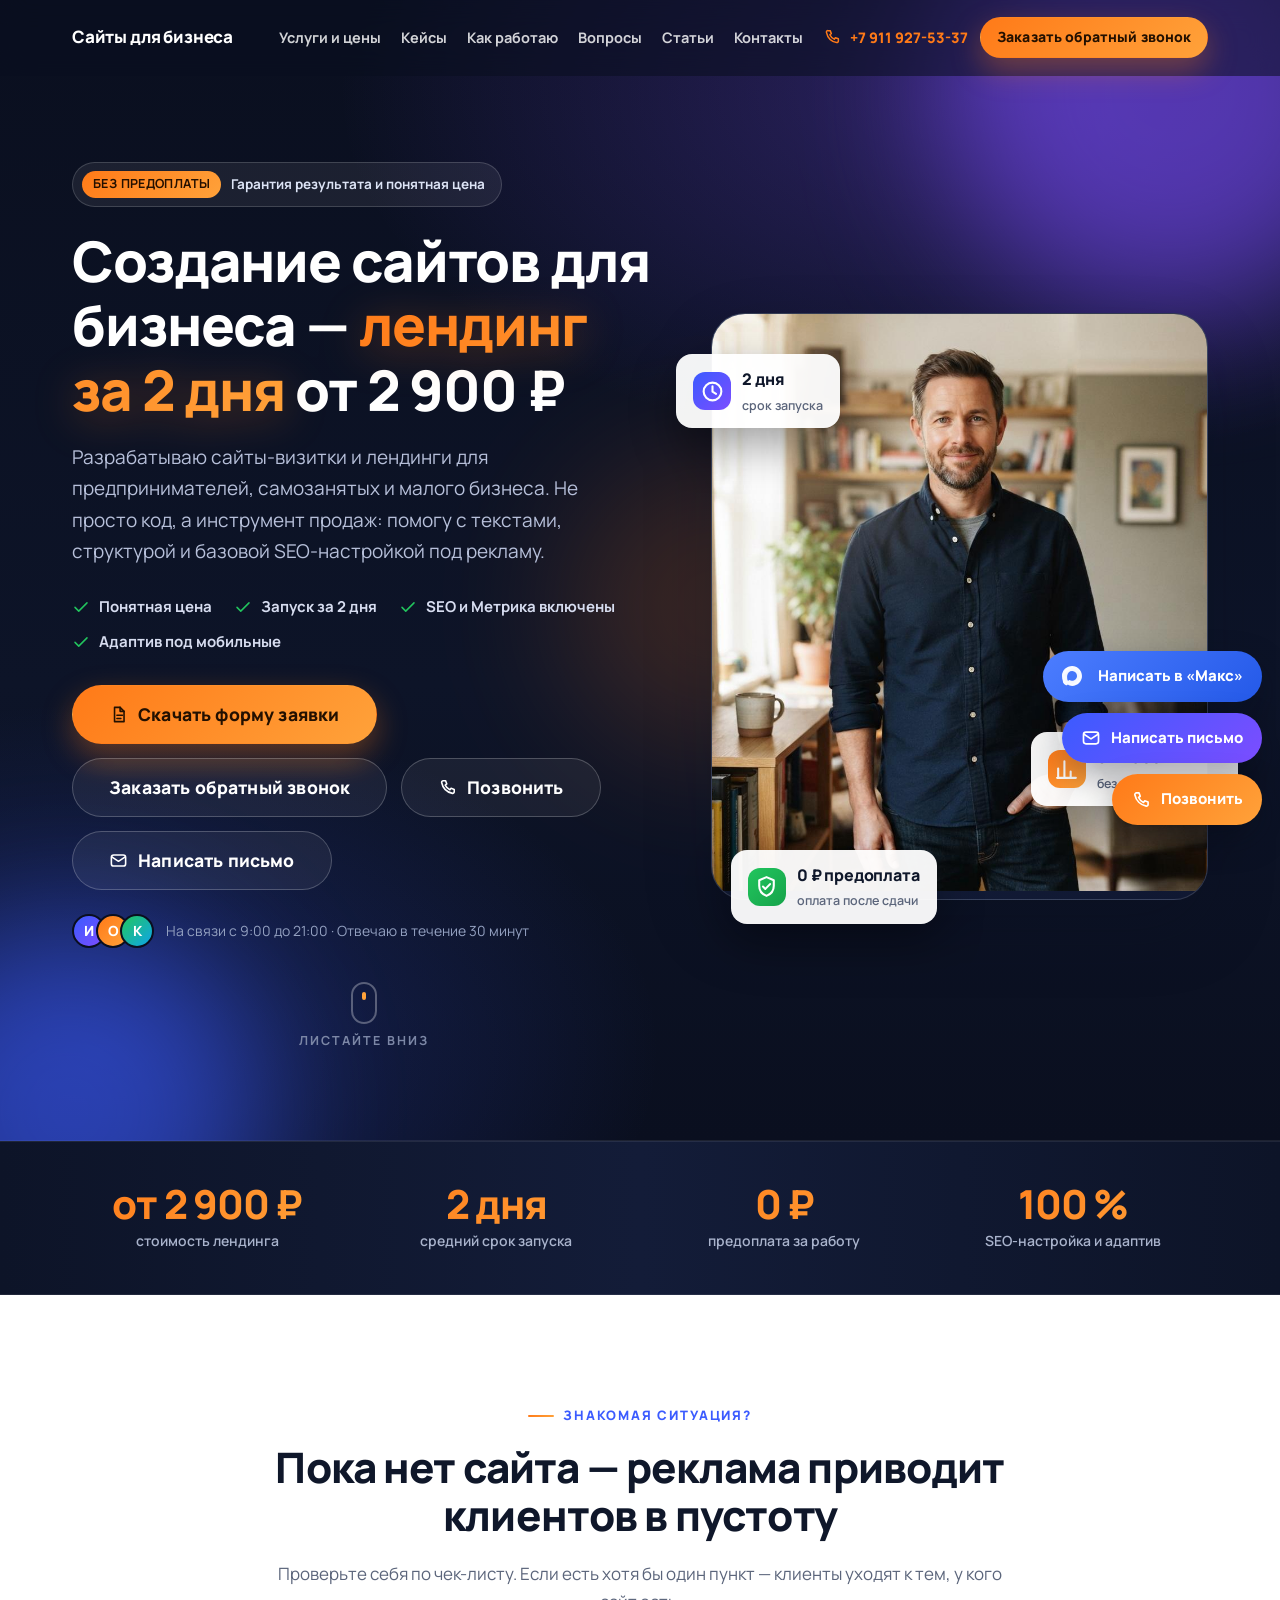
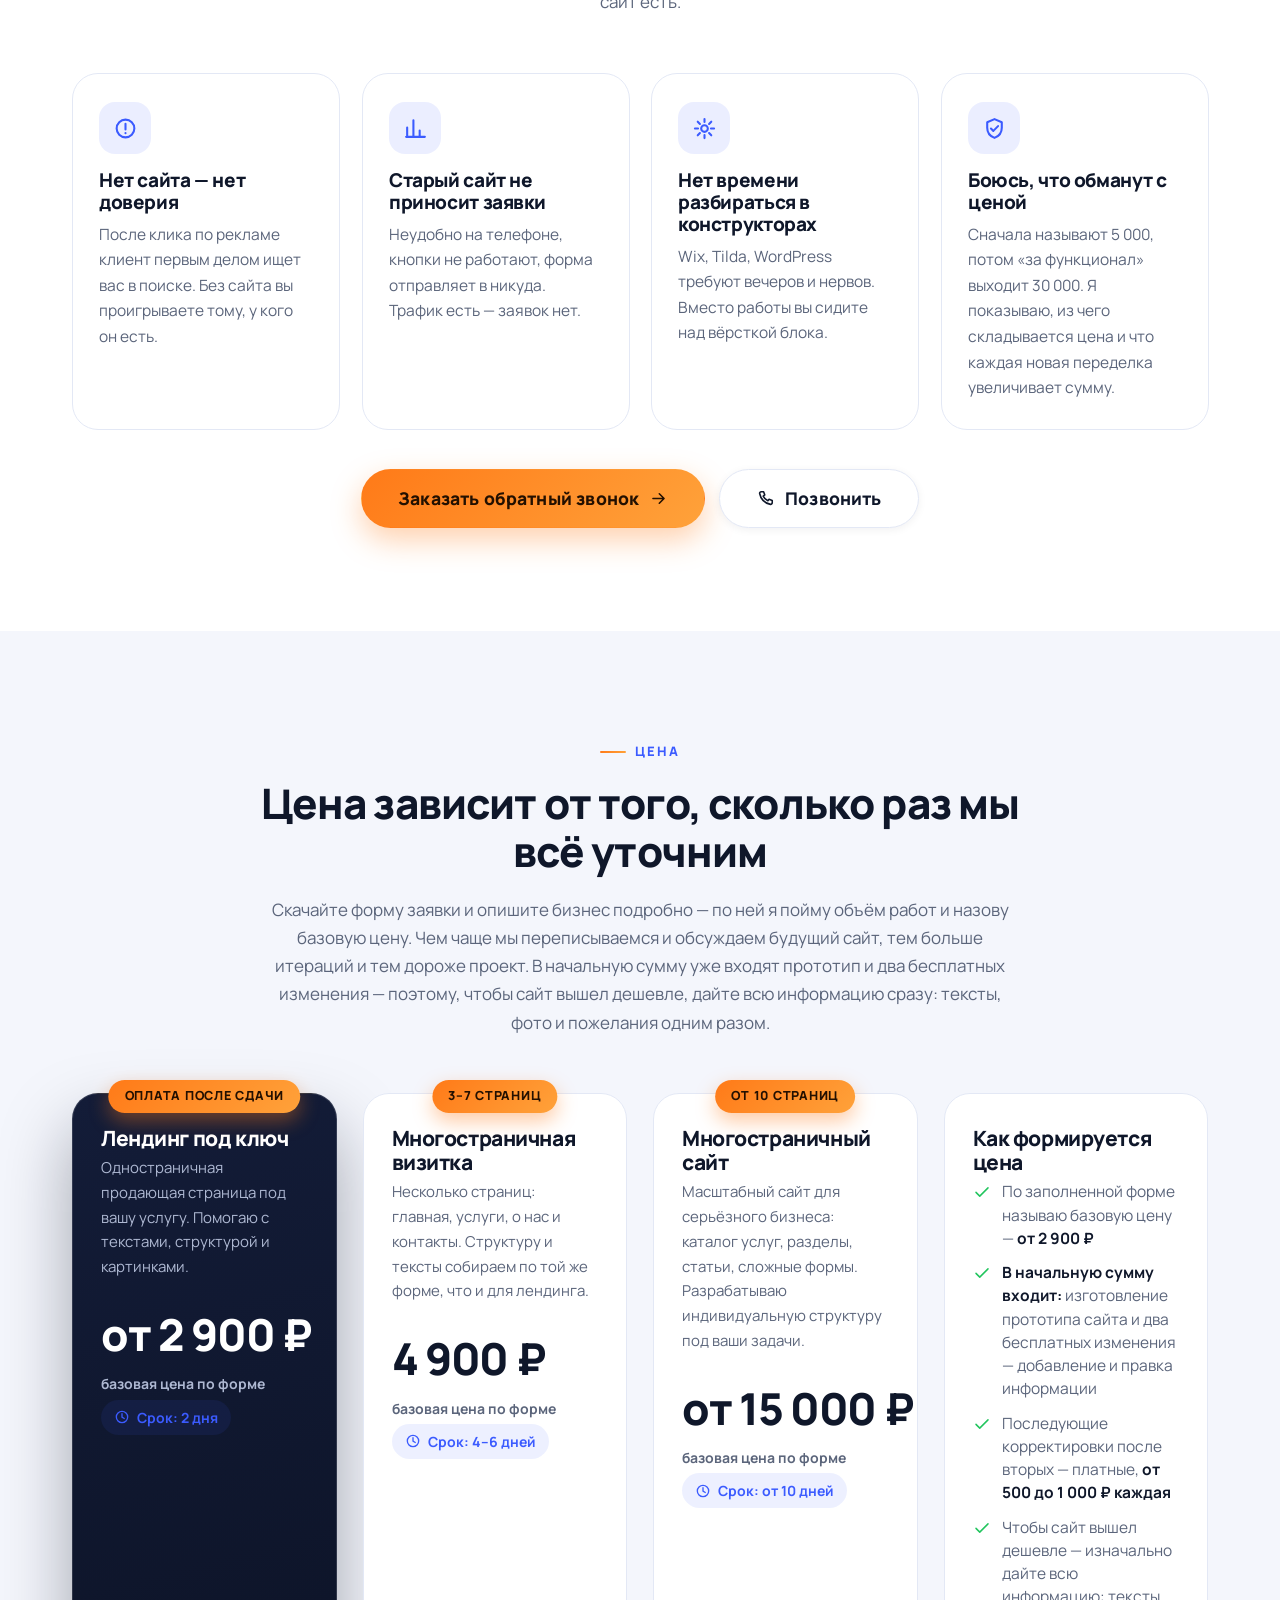
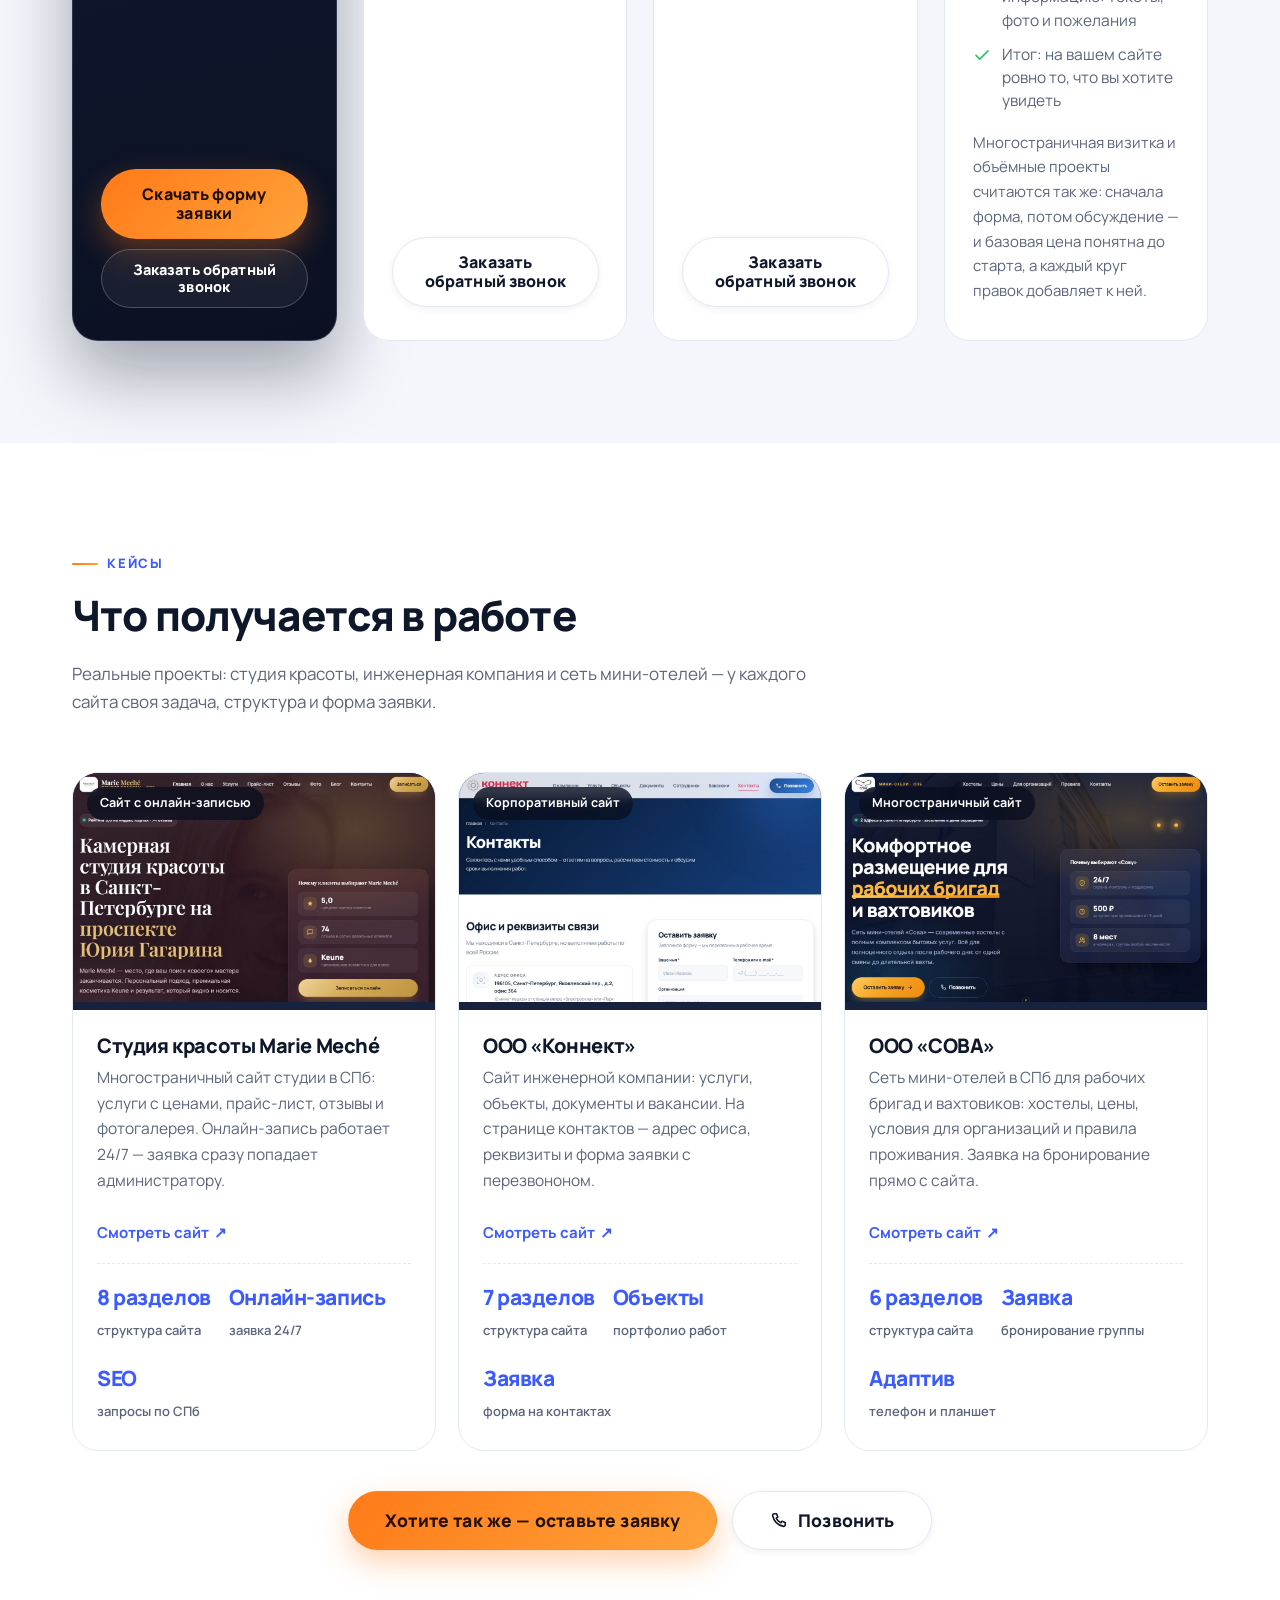
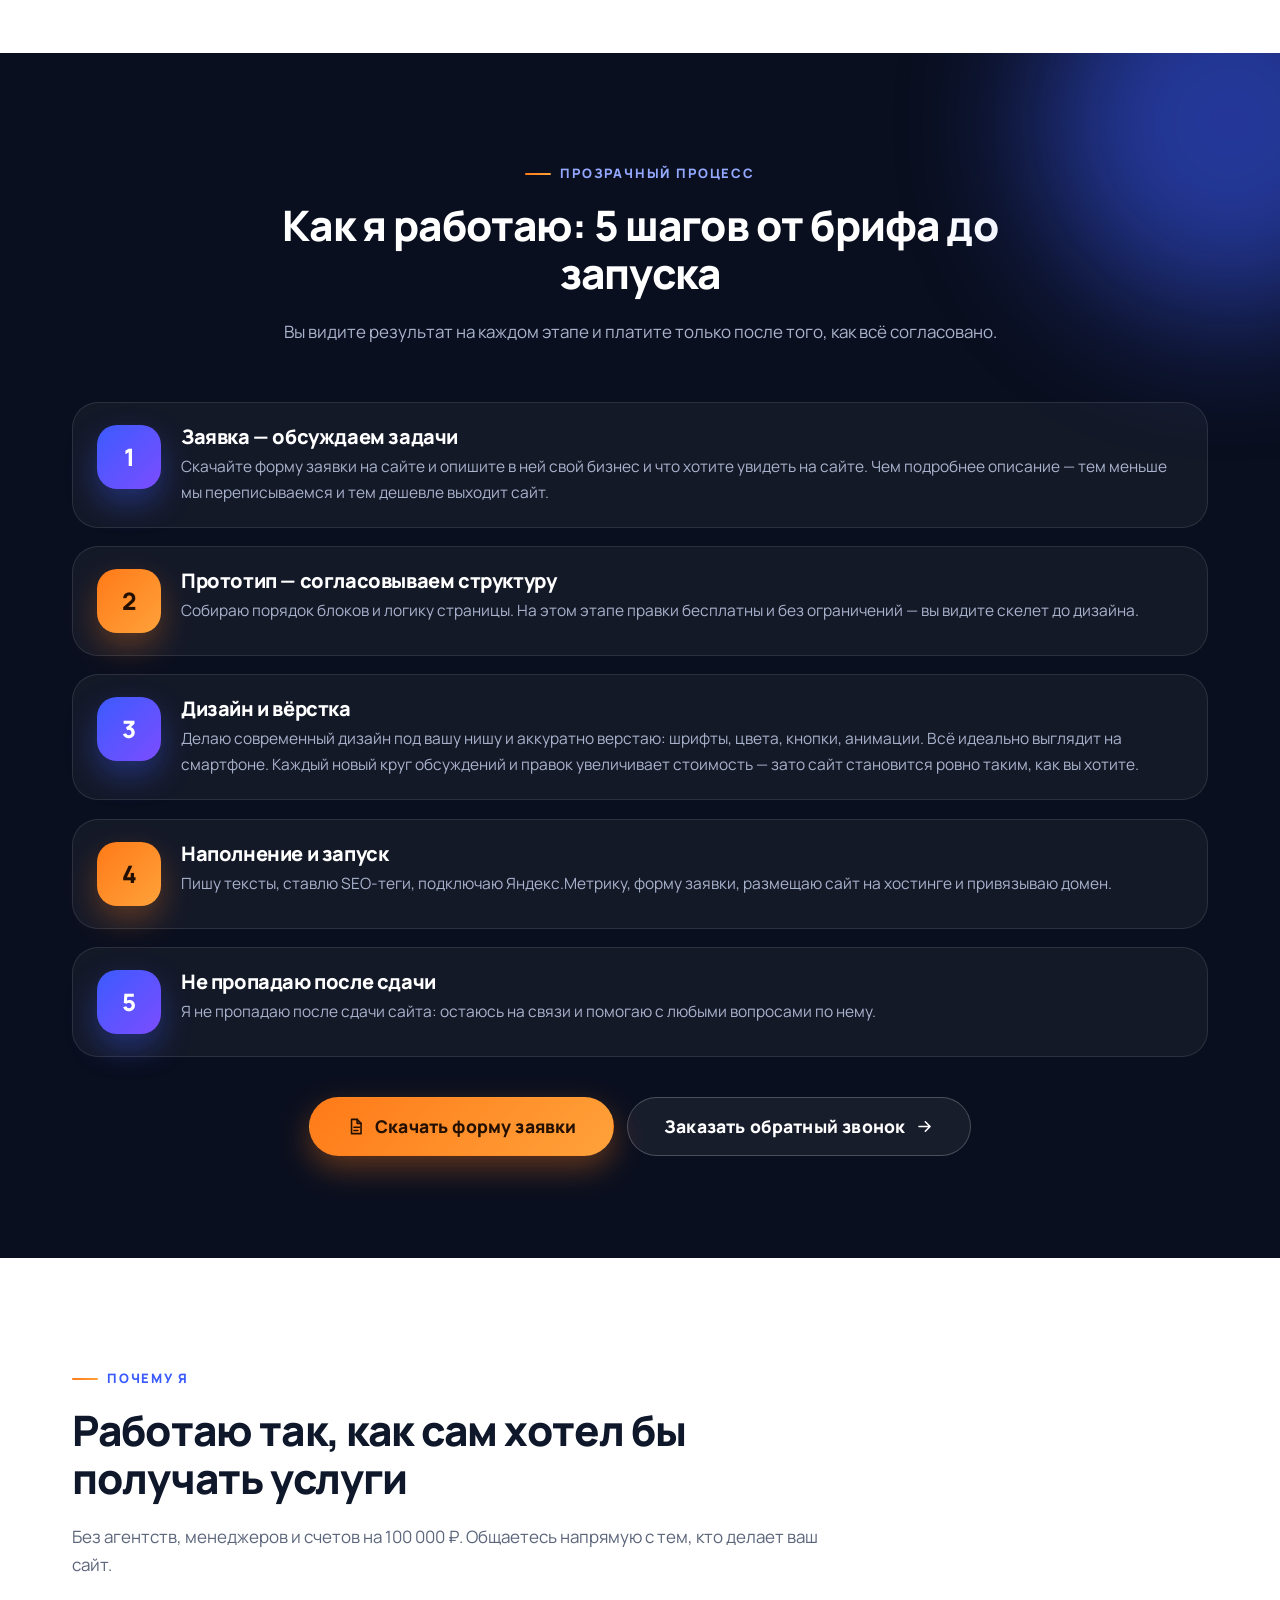
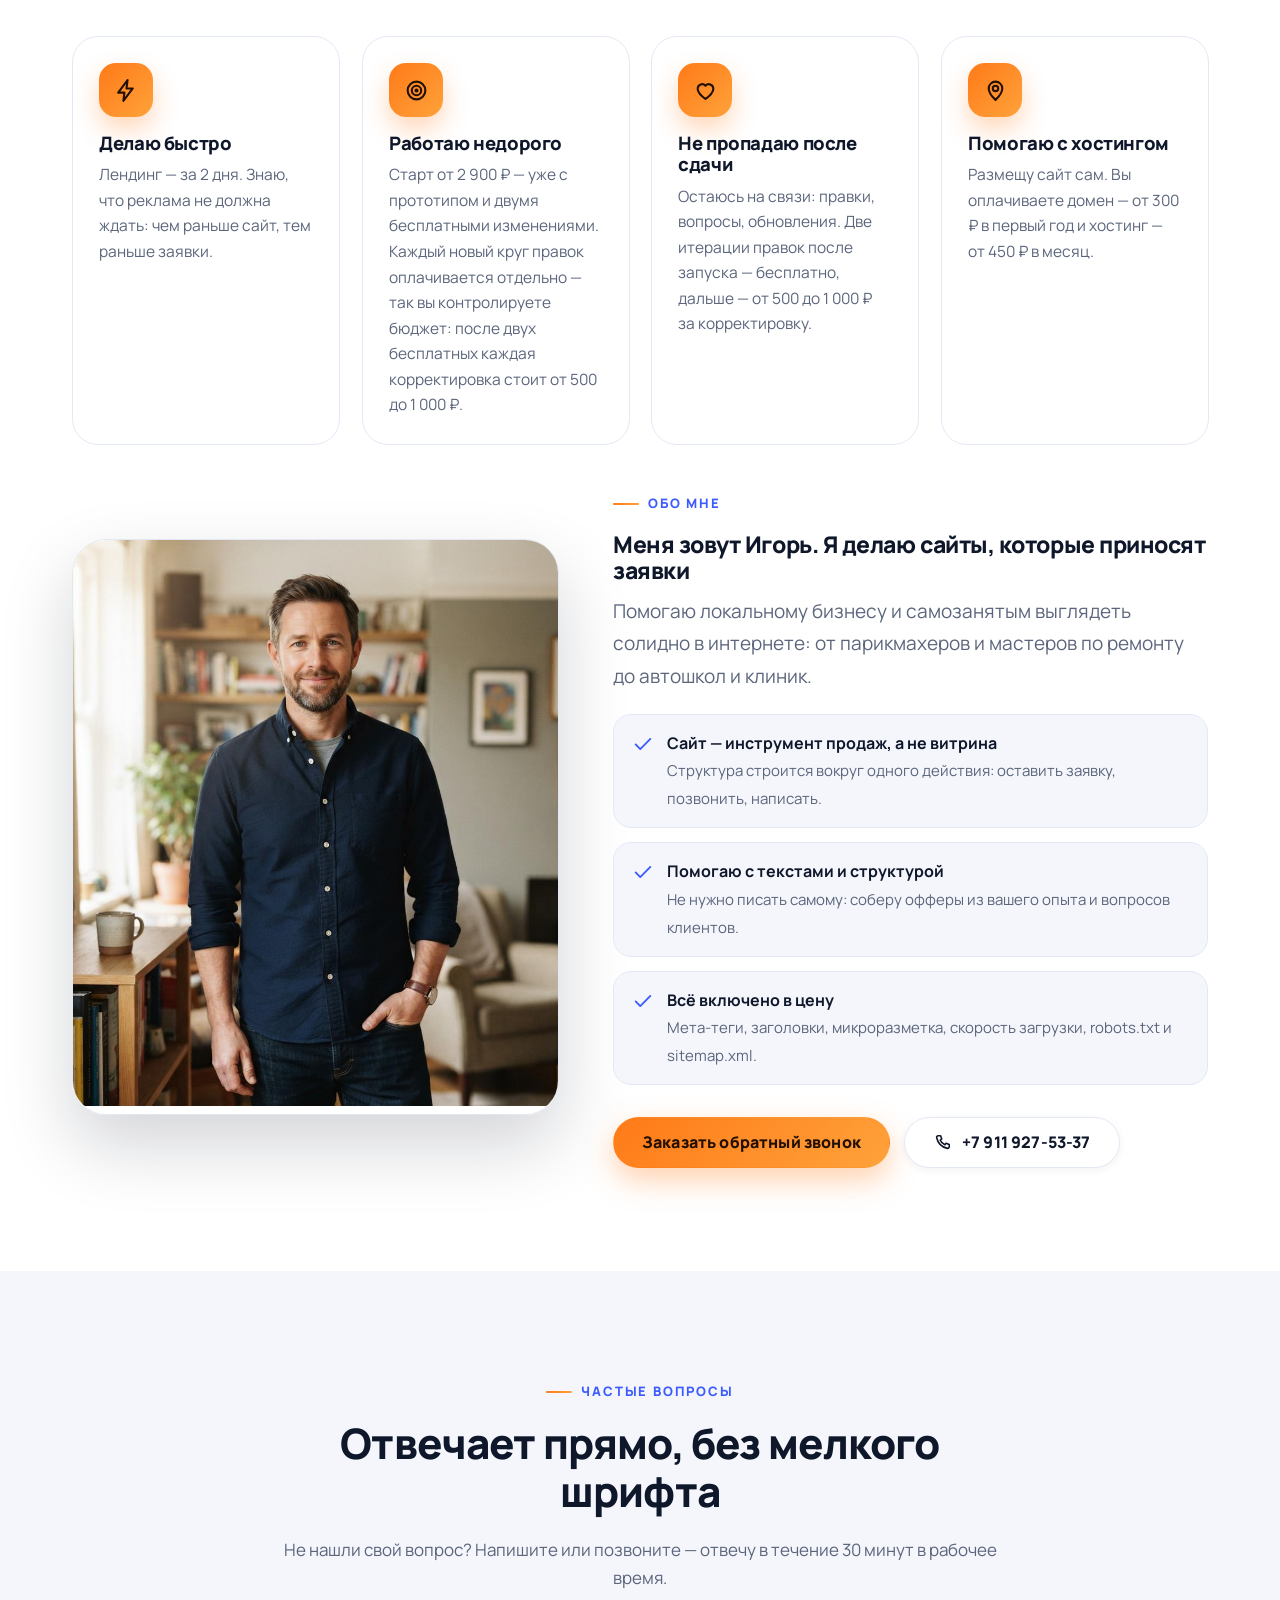
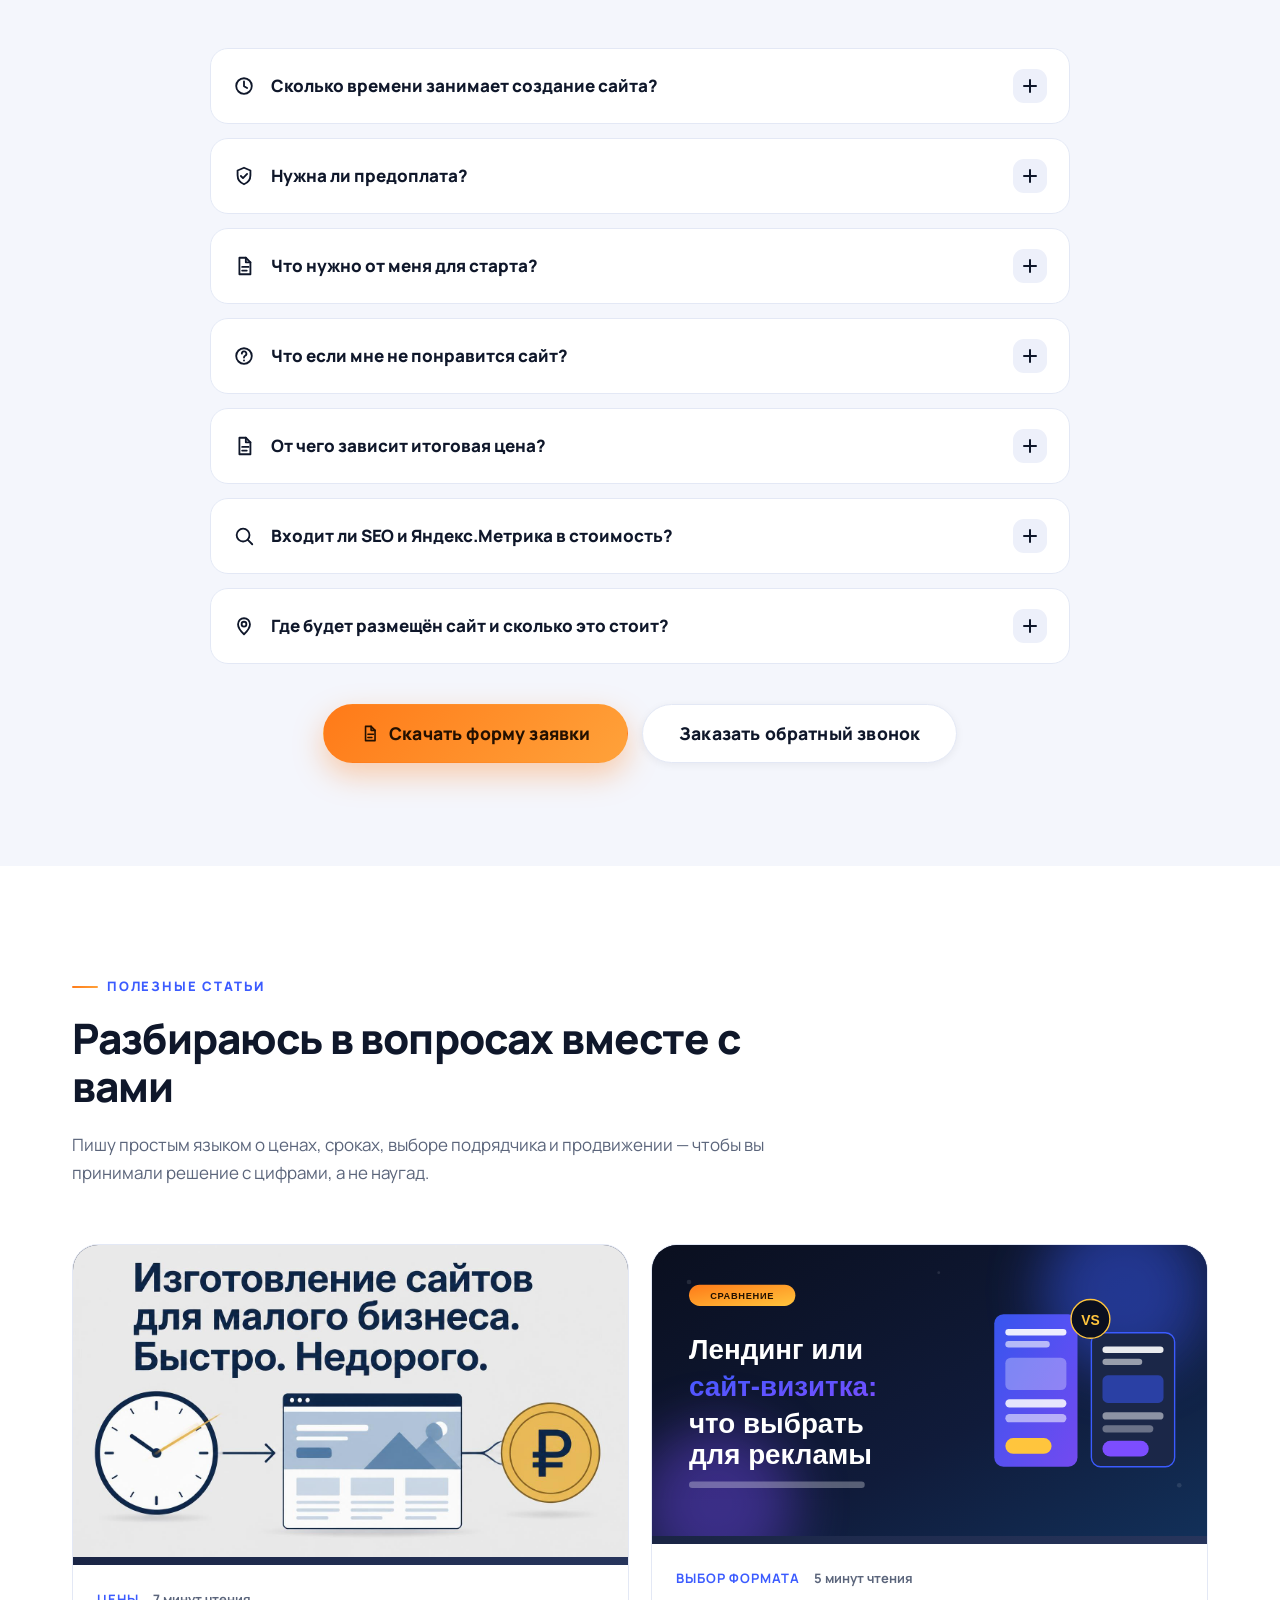
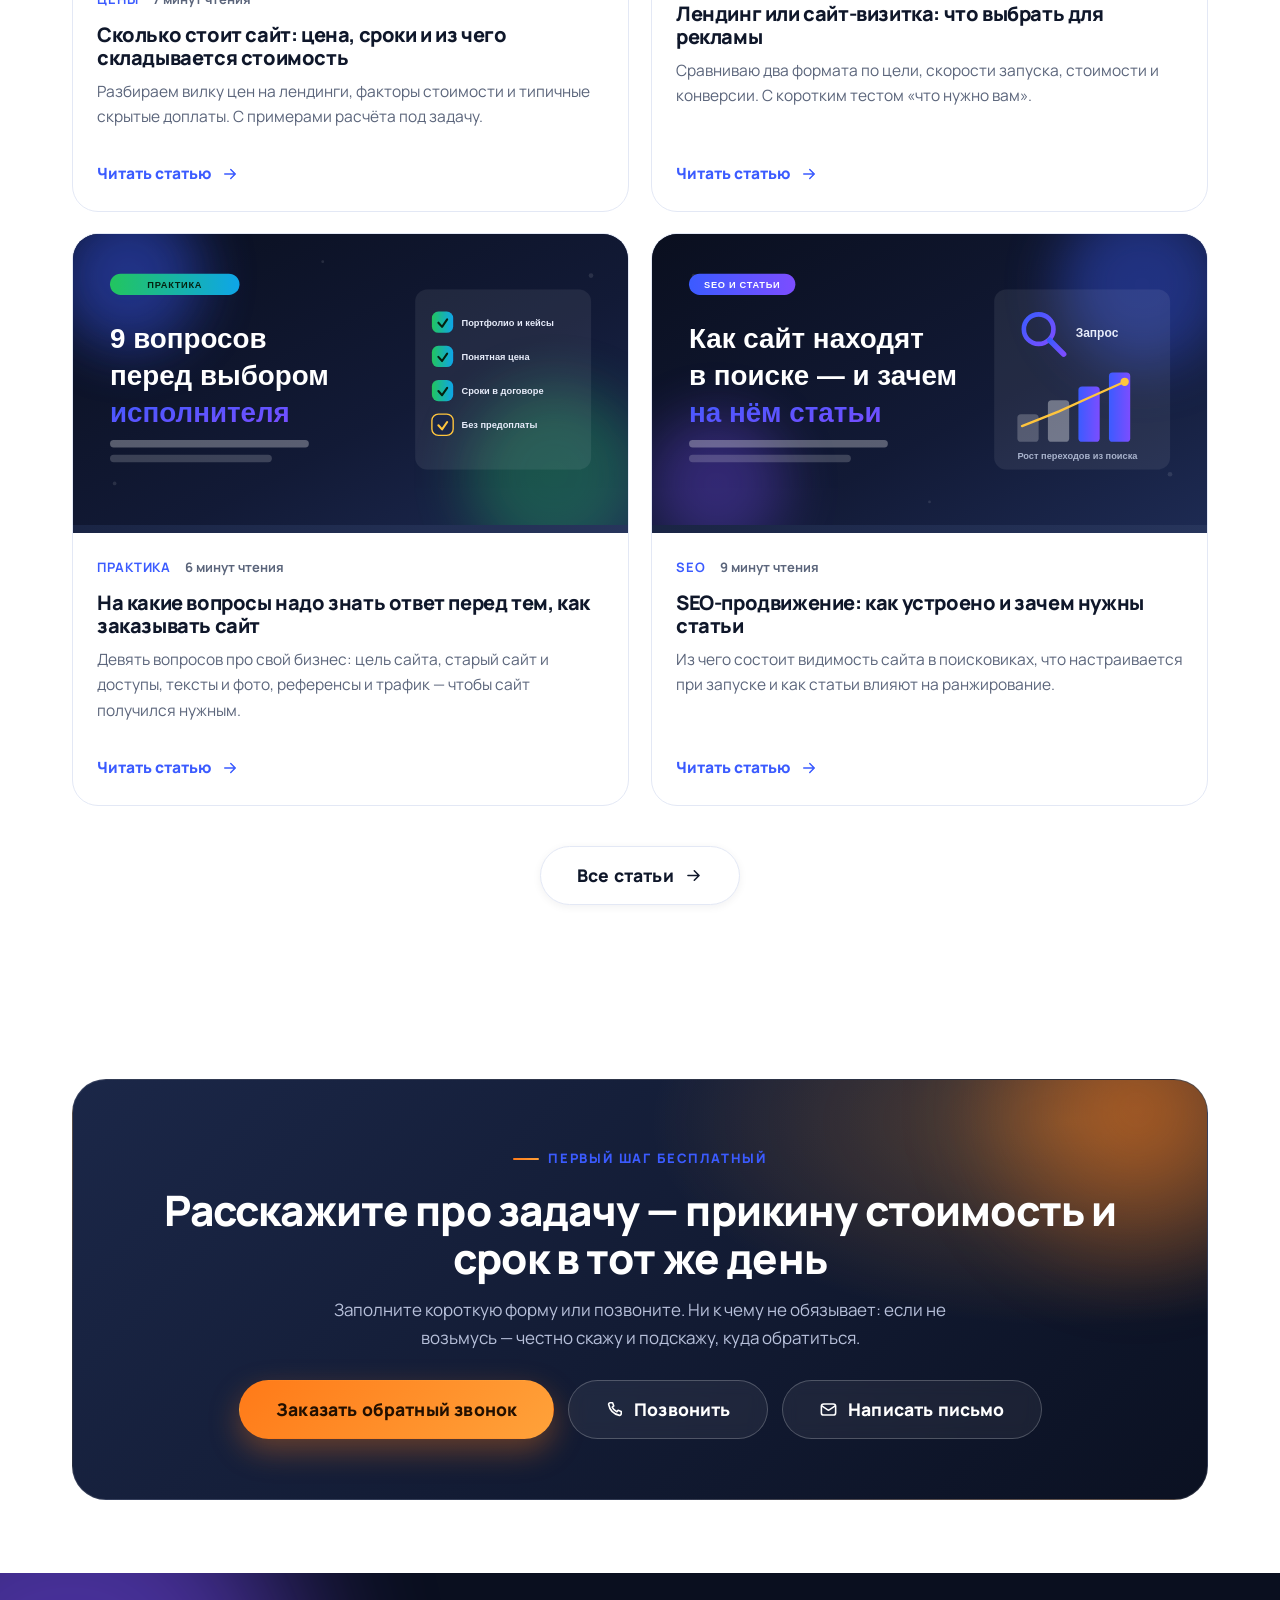
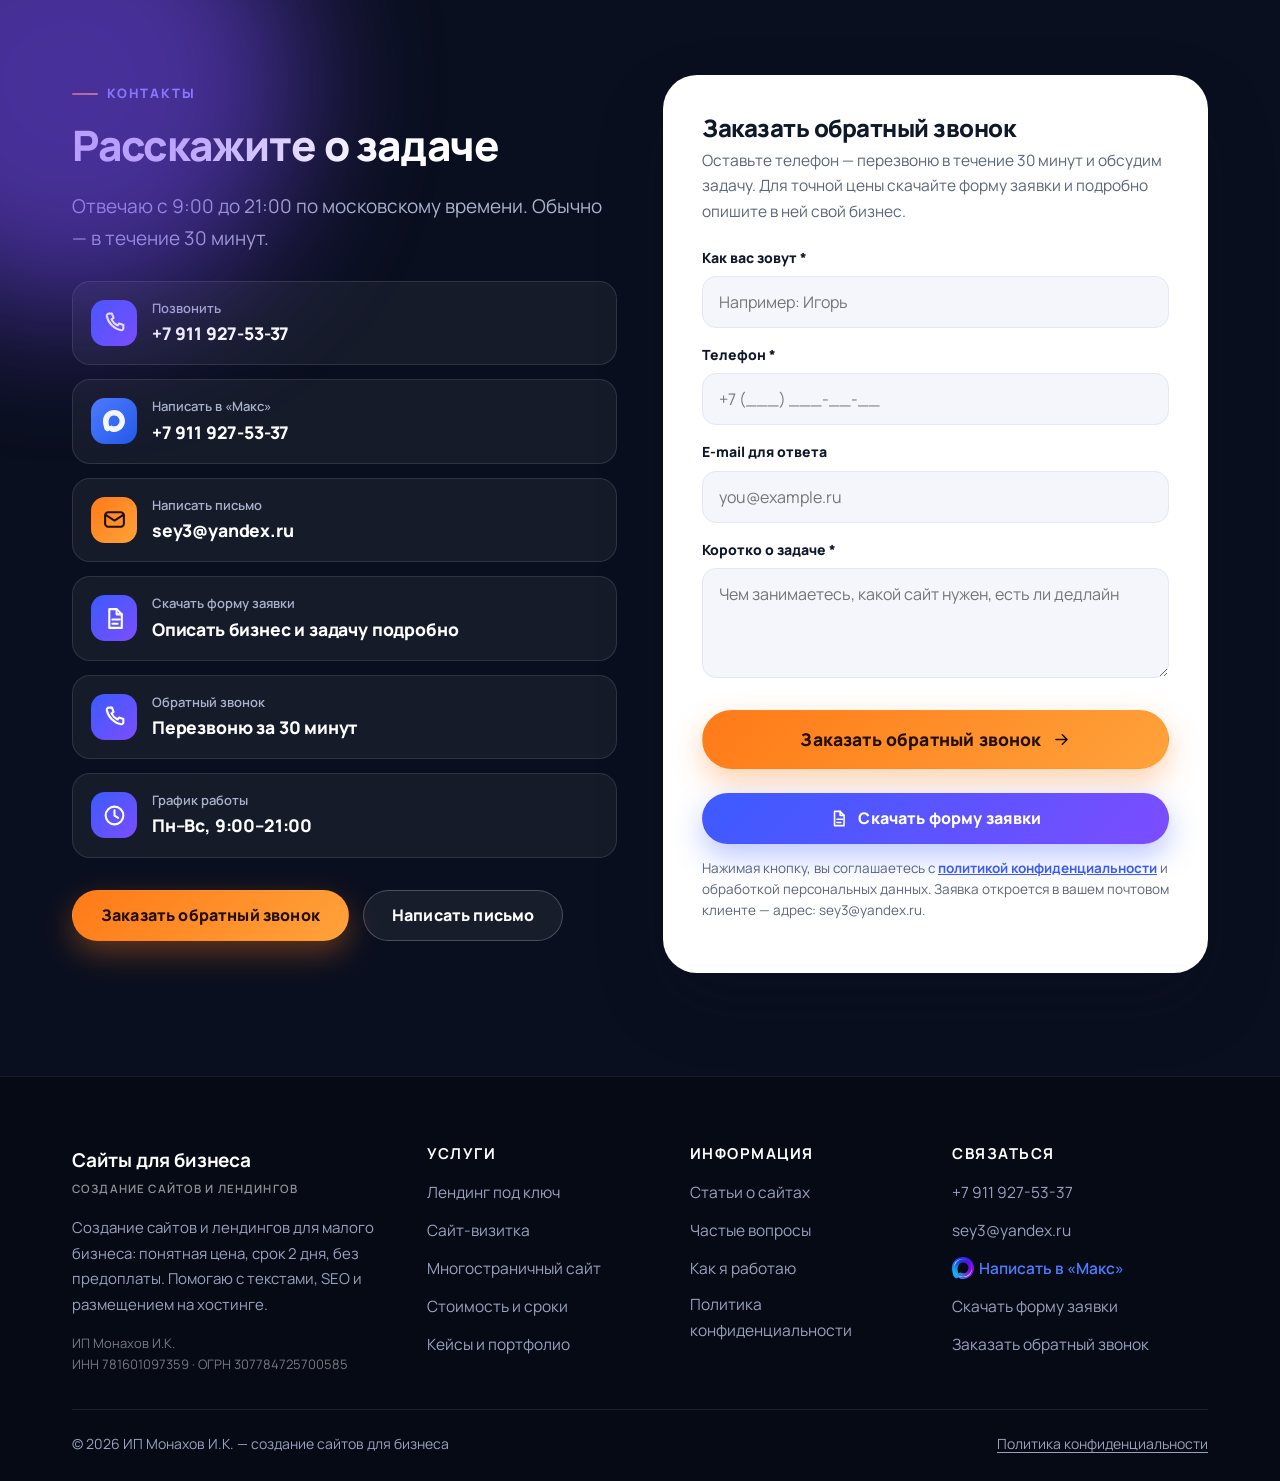
<file: index.html>
<!DOCTYPE html>
<html lang="ru">
<head>
  <meta charset="UTF-8">
  <meta name="viewport" content="width=device-width, initial-scale=1.0">

  <title>Создание сайтов и лендингов — запуск за 2 дня от 2 900 ₽ | Игорь — Pro Landing Site</title>
  <meta name="description" content="Создание сайтов и лендингов для малого бизнеса: запуск за 2 дня, понятная цена от 2 900 ₽, без предоплаты. Базовое SEO, адаптив под мобильные, Яндекс.Метрика. Телефон +7 911 927-53-37">
  <meta name="keywords" content="создание сайтов, сайт под рекламу, лендинг под ключ, заказать лендинг, сайт визитка для бизнеса, сайт для малого бизнеса, разработка сайта за 2 дня">
  <meta name="author" content="Игорь — создание сайтов для бизнеса">
  <meta name="robots" content="index, follow, max-image-preview:large">
  <meta name="theme-color" content="#0A0F1F">
  <link rel="canonical" href="https://system785.github.io/Pro-Landing-Site/">

  <!-- Open Graph / соцсети -->
  <meta property="og:type" content="website">
  <meta property="og:locale" content="ru_RU">
  <meta property="og:site_name" content="Игорь — сайты для бизнеса">
  <meta property="og:title" content="Создание сайтов и лендингов — запуск за 2 дня от 2 900 ₽">
  <meta property="og:description" content="Лендинг и сайт-визитка для малого бизнеса: понятная цена, без предоплаты, базовое SEO и Яндекс.Метрика. Помогу с текстами и структурой.">
  <meta property="og:url" content="https://system785.github.io/Pro-Landing-Site/">
  <meta name="twitter:card" content="summary_large_image">
  <meta name="twitter:title" content="Создание сайтов и лендингов — запуск за 2 дня от 2 900 ₽">
  <meta name="twitter:description" content="Понятная цена, без предоплаты, SEO-настройка и адаптив под мобильные.">

  <link rel="icon" type="image/svg+xml" href="img/favicon.svg">
  <link rel="apple-touch-icon" href="img/favicon.svg">

  <link rel="preconnect" href="https://fonts.googleapis.com">
  <link rel="preconnect" href="https://fonts.gstatic.com" crossorigin>
  <link href="https://fonts.googleapis.com/css2?family=Manrope:wght@500;600;700;800&display=swap" rel="stylesheet">

  <link rel="stylesheet" href="css/style.css">

  <!-- Яндекс.Метрика: вставьте свой номер счётчика вместо XXXXXXXX и раскомментируйте -->
  <!--
  <script type="text/javascript">
    (function(m,e,t,r,i,k,a){m[i]=m[i]||function(){(m[i].a=m[i].a||[]).push(arguments)};
    m[i].l=1*new Date();for (var j = 0; j < document.scripts.length; j++) {if (document.scripts[j].src === r) { return; }}
    k=e.createElement(t),a=e.getElementsByTagName(t)[0],k.async=1,k.src=r,a.parentNode.insertBefore(k,a)})
    (window, document, 'script', 'https://mc.yandex.ru/metrika/tag.js', 'ym');
    ym(XXXXXXXX, 'init', {clickmap:true, trackLinks:true, accurateTrackBounce:true, webvisor:true});
  </script>
  <noscript><div><img src="https://mc.yandex.ru/watch/XXXXXXXX" style="position:absolute; left:-9999px;" alt="" /></div></noscript>
  -->

  <script type="application/ld+json">
  {
    "@context": "https://schema.org",
    "@type": "WebSite",
    "name": "Игорь — создание сайтов для бизнеса",
    "url": "https://system785.github.io/Pro-Landing-Site/",
    "inLanguage": "ru-RU",
    "description": "Лендинги и сайты-визитки для малого бизнеса: запуск за 2 дня, понятная цена, без предоплаты."
  }
  </script>

  <script type="application/ld+json">
  {
    "@context": "https://schema.org",
    "@type": "ProfessionalService",
    "name": "Создание сайтов для бизнеса",
    "founder": "Игорь",
    "url": "https://system785.github.io/Pro-Landing-Site/",
    "telephone": "+7-911-927-53-37",
    "email": "sey3@yandex.ru",
    "priceRange": "от 2 900 ₽",
    "areaServed": "RU",
    "availableLanguage": "ru-RU",
    "makesOffer": [
      {"@type": "Offer", "name": "Лендинг (одностраничник)", "priceCurrency": "RUB", "price": "2900"},
      {"@type": "Offer", "name": "Многостраничная визитка", "priceCurrency": "RUB", "price": "4900"},
      {"@type": "Offer", "name": "Многостраничный сайт", "priceCurrency": "RUB", "price": "15000"},
      {"@type": "Offer", "name": "Лендинг Премиум с копирайтингом", "priceCurrency": "RUB", "price": "12900"}
    ]
  }
  </script>

  <script type="application/ld+json">
  {
    "@context": "https://schema.org",
    "@type": "FAQPage",
    "mainEntity": [
      {
        "@type": "Question",
        "name": "Сколько времени занимает создание сайта?",
        "acceptedAnswer": {"@type": "Answer", "text": "Лендинг готов за 2 дня после согласования брифа. Сайт-визитка с 3–7 страницами — за 4–6 дней."}
      },
      {
        "@type": "Question",
        "name": "Нужна ли предоплата?",
        "acceptedAnswer": {"@type": "Answer", "text": "Нет. Работаю без предоплаты: вы соглашаетесь со структурой и ценой, я делаю проект, а оплата — после сдачи и вашего согласия с результатом."}
      },
      {
        "@type": "Question",
        "name": "Что нужно от меня для старта?",
        "acceptedAnswer": {"@type": "Answer", "text": "Короткий бриф (5–10 минут), логотип при наличии, контакты и пожелания по тексту. Остальное — структура, тексты и вёрстка — беру на себя."}
      },
      {
        "@type": "Question",
        "name": "Что если мне не понравится сайт?",
        "acceptedAnswer": {"@type": "Answer", "text": "На этапе прототипа правки вносятся бесплатно и без ограничений. После запуска — две бесплатные итерации правок: добавление и правка информации. Каждая следующая корректировка — от 500 до 1 000 ₽. Чтобы сайт вышел дешевле, опишите задачу подробно сразу."}
      },
      {
        "@type": "Question",
        "name": "Входит ли SEO в стоимость?",
        "acceptedAnswer": {"@type": "Answer", "text": "Да. Базовая SEO-настройка — мета-теги, заголовки H1–H3, микроразметка, файлы robots.txt и sitemap.xml, скорость загрузки — уже включены в цену."}
      },
      {
        "@type": "Question",
        "name": "Где будет размещён сайт?",
        "acceptedAnswer": {"@type": "Answer", "text": "Помогаю разместить сайт на хостинге и привязать домен. Вы оплачиваете домен — от 300 ₽ в первый год и хостинг — от 450 ₽ в месяц."}
      }
    ]
  }
  </script>
</head>
<body>

  <!-- Спрайт иконок -->
  <svg xmlns="http://www.w3.org/2000/svg" style="display:none" aria-hidden="true">
    <symbol id="i-check" viewBox="0 0 24 24"><path d="M4 12.5l5 5L20 6.5"/></symbol>
    <symbol id="i-phone" viewBox="0 0 24 24"><path d="M6.6 3.5h3l1.5 4-2 1.5a12 12 0 0 0 5.9 5.9l1.5-2 4 1.5v3a2 2 0 0 1-2.2 2A17.5 17.5 0 0 1 4.6 5.7 2 2 0 0 1 6.6 3.5z"/></symbol>
    <symbol id="i-mail" viewBox="0 0 24 24"><rect x="3" y="5" width="18" height="14" rx="3"/><path d="M3.5 7.5L12 13l8.5-5.5"/></symbol>
    <symbol id="i-clock" viewBox="0 0 24 24"><circle cx="12" cy="12" r="8.5"/><path d="M12 7v5.2l3.4 2"/></symbol>
    <symbol id="i-shield" viewBox="0 0 24 24"><path d="M12 3l7 3v5.2c0 4.9-3.4 8.4-7 9.8-3.6-1.4-7-4.9-7-9.8V6z"/><path d="M8.6 12l2.3 2.3 4.5-4.6"/></symbol>
    <symbol id="i-bolt" viewBox="0 0 24 24"><path d="M13 2L4 14h6l-1 8 9-12h-6z"/></symbol>
    <symbol id="i-chat" viewBox="0 0 24 24"><path d="M4 5.5h16v11H9.5L4.5 20.5V16.5H4z"/><path d="M8 10h8M8 13h5"/></symbol>
    <symbol id="i-chart" viewBox="0 0 24 24"><path d="M4 20V11M10 20V4M16 20v-6M21 20H3"/></symbol>
    <symbol id="i-arrow" viewBox="0 0 24 24"><path d="M5 12h13M13 6l6 6-6 6"/></symbol>
    <symbol id="i-target" viewBox="0 0 24 24"><circle cx="12" cy="12" r="8.5"/><circle cx="12" cy="12" r="4.5"/><circle cx="12" cy="12" r="1"/></symbol>
    <symbol id="i-doc" viewBox="0 0 24 24"><path d="M7 3h7l5 5v13H7z"/><path d="M14 3v5h5M10 13h7M10 17h5"/></symbol>
    <symbol id="i-users" viewBox="0 0 24 24"><circle cx="9" cy="8.5" r="3.5"/><path d="M3 19.5c0-3.3 2.7-5.5 6-5.5s6 2.2 6 5.5"/><path d="M16 5.6a3.5 3.5 0 0 1 0 6.8M17.5 14.6c2.1.7 3.5 2.6 3.5 4.9"/></symbol>
    <symbol id="i-mobile" viewBox="0 0 24 24"><rect x="7" y="2.5" width="10" height="19" rx="3"/><path d="M10.5 18.5h3"/></symbol>
    <symbol id="i-search" viewBox="0 0 24 24"><circle cx="11" cy="11" r="7"/><path d="M16.2 16.2L21 21"/></symbol>
    <symbol id="i-alert" viewBox="0 0 24 24"><circle cx="12" cy="12" r="8.5"/><path d="M12 7.5v5.5M12 16.3v.2"/></symbol>
    <symbol id="i-heart" viewBox="0 0 24 24"><path d="M12 20s-7.5-4.6-7.5-10A4.3 4.3 0 0 1 12 7.4 4.3 4.3 0 0 1 19.5 10c0 5.4-7.5 10-7.5 10z"/></symbol>
    <symbol id="i-gear" viewBox="0 0 24 24"><circle cx="12" cy="12" r="3.2"/><path d="M12 2.8v3M12 18.2v3M21.2 12h-3M5.8 12h-3M18.5 5.5l-2.1 2.1M7.6 16.4l-2.1 2.1M18.5 18.5l-2.1-2.1M7.6 7.6L5.5 5.5"/></symbol>
    <symbol id="i-question" viewBox="0 0 24 24"><circle cx="12" cy="12" r="8.5"/><path d="M9.6 9.4a2.5 2.5 0 1 1 3.6 2.3c-.8.4-1.2 1-1.2 1.9"/><path d="M12 16.7v.2"/></symbol>
    <symbol id="i-geo" viewBox="0 0 24 24"><path d="M12 21s6.5-6.1 6.5-11a6.5 6.5 0 1 0-13 0C5.5 14.9 12 21 12 21z"/><circle cx="12" cy="10" r="2.6"/></symbol>
  </svg>

  <div class="scroll-progress" aria-hidden="true"></div>
  <a class="skip-link" href="#main">Перейти к содержанию</a>

  <!-- ===================== ШАПКА ===================== -->
  <header class="header">
    <div class="header__inner">
      <a class="header__brand" href="index.html">Сайты для бизнеса</a>

      <nav class="nav" aria-label="Основная навигация">
        <a href="#services">Услуги и цены</a>
        <a href="#portfolio">Кейсы</a>
        <a href="#process">Как работаю</a>
        <a href="#faq">Вопросы</a>
        <a href="articles.html">Статьи</a>
        <a href="#contacts">Контакты</a>
      </nav>

      <div class="header__actions">
        <a class="link-phone" href="tel:+79119275337">
          <svg class="icon" aria-hidden="true"><use href="#i-phone"/></svg>+7 911 927-53-37
        </a>
        <a class="btn btn--cta btn--sm" href="#form" data-modal-open>Заказать обратный звонок</a>
        <button class="burger" type="button" aria-label="Открыть меню" aria-expanded="false">
          <span></span><span></span><span></span>
        </button>
      </div>
    </div>
  </header>

  <!-- Мобильное меню -->
  <div class="mobile-menu">
    <a class="m-link" href="#services">Услуги и цены</a>
    <a class="m-link" href="#portfolio">Кейсы</a>
    <a class="m-link" href="#process">Как я работаю</a>
    <a class="m-link" href="#trust">Почему я</a>
    <a class="m-link" href="#faq">Частые вопросы</a>
    <a class="m-link" href="articles.html">Статьи</a>
    <a class="m-link" href="#contacts">Контакты</a>
    <div class="m-contacts">
      <a href="tel:+79119275337"><svg class="icon" aria-hidden="true"><use href="#i-phone"/></svg>+7 911 927-53-37</a>
      <a href="mailto:sey3@yandex.ru"><svg class="icon" aria-hidden="true"><use href="#i-mail"/></svg>sey3@yandex.ru</a>
      <a class="btn btn--cta" href="#form" data-modal-open>Заказать обратный звонок</a>
    </div>
  </div>

  <main id="main">

    <!-- ===================== ПЕРВЫЙ ЭКРАН ===================== -->
    <section class="hero" id="hero">
      <div class="blob blob--1" aria-hidden="true"></div>
      <div class="blob blob--2" aria-hidden="true"></div>
      <div class="blob blob--3" aria-hidden="true"></div>

      <div class="container">
        <div class="hero__grid">
          <div class="hero__content">
            <div class="hero__badge reveal"><b>БЕЗ ПРЕДОПЛАТЫ</b> Гарантия результата и понятная цена</div>

            <h1 class="reveal" style="--d:.05s">
              Создание сайтов для бизнеса — <span class="text-grad">лендинг за 2 дня</span> от 2&nbsp;900&nbsp;₽
            </h1>

            <p class="hero__sub reveal" style="--d:.12s">
              Разрабатываю сайты-визитки и лендинги для предпринимателей, самозанятых и малого бизнеса.
              Не просто код, а инструмент продаж: помогу с текстами, структурой и базовой SEO-настройкой
              под рекламу.
            </p>

            <ul class="hero__points reveal" style="--d:.18s">
              <li><svg class="icon" aria-hidden="true"><use href="#i-check"/></svg> Понятная цена</li>
              <li><svg class="icon" aria-hidden="true"><use href="#i-check"/></svg> Запуск за 2 дня</li>
              <li><svg class="icon" aria-hidden="true"><use href="#i-check"/></svg> SEO и Метрика включены</li>
              <li><svg class="icon" aria-hidden="true"><use href="#i-check"/></svg> Адаптив под мобильные</li>
            </ul>

            <div class="btn-row reveal" style="--d:.24s">
              <a class="btn btn--cta btn--lg" href="files/forma-zayavki.docx" download>
                <svg class="icon" aria-hidden="true"><use href="#i-doc"/></svg>
                Скачать форму заявки
              </a>
              <a class="btn btn--ghost btn--lg" href="#form" data-modal-open>
                Заказать обратный звонок
              </a>
              <a class="btn btn--ghost btn--lg" href="tel:+79119275337">
                <svg class="icon" aria-hidden="true"><use href="#i-phone"/></svg>
                Позвонить
              </a>
              <a class="btn btn--ghost btn--lg" href="mailto:sey3@yandex.ru?subject=%D0%A1%D0%BE%D0%B7%D0%B4%D0%B0%D0%BD%D0%B8%D0%B5%20%D1%81%D0%B0%D0%B9%D1%82%D0%B0">
                <svg class="icon" aria-hidden="true"><use href="#i-mail"/></svg>
                Написать письмо
              </a>
            </div>

            <div class="hero__note reveal" style="--d:.3s">
              <span class="hero__avatars" aria-hidden="true"><span>И</span><span>О</span><span>К</span></span>
              На связи с 9:00 до 21:00 · Отвечаю в течение 30 минут
            </div>

            <div class="scroll-hint" aria-hidden="true"><i></i>Листайте вниз</div>
          </div>

          <div class="hero__visual reveal from-right" style="--d:.15s">
            <div class="portrait">
              <img src="img/portrait.jpg" width="1024" height="1024"
                   alt="Портрет Игоря — разработчика сайтов для бизнеса">
            </div>

            <div class="float-card float-card--1">
              <i><svg class="icon" aria-hidden="true"><use href="#i-clock"/></svg></i>
              <span><b>2 дня</b><small>срок запуска</small></span>
            </div>
            <div class="float-card float-card--2">
              <i><svg class="icon" aria-hidden="true"><use href="#i-chart"/></svg></i>
              <span><b>от 2&nbsp;900&nbsp;₽</b><small>без скрытых доплат</small></span>
            </div>
            <div class="float-card float-card--3">
              <i><svg class="icon" aria-hidden="true"><use href="#i-shield"/></svg></i>
              <span><b>0 ₽ предоплата</b><small>оплата после сдачи</small></span>
            </div>
          </div>
        </div>
      </div>
    </section>

    <!-- ===================== ЦИФРЫ ===================== -->
    <section class="stats" aria-label="Ключевые преимущества в цифрах">
      <div class="container">
        <div class="stats__grid">
          <div class="stat reveal"><b data-count="2900" data-prefix="от&nbsp;" data-suffix="&nbsp;₽">от 2 900 ₽</b><span>стоимость лендинга</span></div>
          <div class="stat reveal" style="--d:.1s"><b data-count="2" data-suffix=" дня">2 дня</b><span>средний срок запуска</span></div>
          <div class="stat reveal" style="--d:.2s"><b data-count="0" data-suffix="&nbsp;₽">0&nbsp;₽</b><span>предоплата за работу</span></div>
          <div class="stat reveal" style="--d:.3s"><b data-count="100" data-suffix="&nbsp;%">100&nbsp;%</b><span>SEO-настройка и адаптив</span></div>
        </div>
      </div>
    </section>

    <!-- ===================== ПРОБЛЕМЫ ===================== -->
    <section class="section" id="problems">
      <div class="container">
        <div class="section-head center reveal">
          <span class="eyebrow">Знакомая ситуация?</span>
          <h2>Пока нет сайта — реклама приводит клиентов в пустоту</h2>
          <p>Проверьте себя по чек-листу. Если есть хотя бы один пункт — клиенты уходят к тем, у кого сайт есть.</p>
        </div>

        <div class="grid grid-4">
          <article class="pain reveal">
            <i><svg class="icon" aria-hidden="true"><use href="#i-alert"/></svg></i>
            <h3>Нет сайта — нет доверия</h3>
            <p>После клика по рекламе клиент первым делом ищет вас в поиске. Без сайта вы проигрываете тому, у кого он есть.</p>
          </article>

          <article class="pain reveal" style="--d:.1s">
            <i><svg class="icon" aria-hidden="true"><use href="#i-chart"/></svg></i>
            <h3>Старый сайт не приносит заявки</h3>
            <p>Неудобно на телефоне, кнопки не работают, форма отправляет в никуда. Трафик есть — заявок нет.</p>
          </article>

          <article class="pain reveal" style="--d:.2s">
            <i><svg class="icon" aria-hidden="true"><use href="#i-gear"/></svg></i>
            <h3>Нет времени разбираться в конструкторах</h3>
            <p>Wix, Tilda, WordPress требуют вечеров и нервов. Вместо работы вы сидите над вёрсткой блока.</p>
          </article>

          <article class="pain reveal" style="--d:.3s">
            <i><svg class="icon" aria-hidden="true"><use href="#i-shield"/></svg></i>
            <h3>Боюсь, что обманут с ценой</h3>
            <p>Сначала называют 5 000, потом «за функционал» выходит 30 000. Я показываю, из чего складывается цена и что каждая новая переделка увеличивает сумму.</p>
          </article>
        </div>

        <div class="btn-row center mt-40 reveal">
          <a class="btn btn--cta btn--lg" href="#form" data-modal-open>
            Заказать обратный звонок
            <svg class="icon" aria-hidden="true"><use href="#i-arrow"/></svg>
          </a>
          <a class="btn btn--outline btn--lg" href="tel:+79119275337">
            <svg class="icon" aria-hidden="true"><use href="#i-phone"/></svg> Позвонить
          </a>
        </div>
      </div>
    </section>

    <!-- ===================== ЦЕНА ===================== -->
    <section class="section section--tint" id="services">
      <div class="container">
        <div class="section-head center reveal">
          <span class="eyebrow">Цена</span>
          <h2>Цена зависит от того, сколько раз мы всё уточним</h2>
          <p>Скачайте форму заявки и опишите бизнес подробно — по ней я пойму объём работ и назову базовую цену.
            Чем чаще мы переписываемся и обсуждаем будущий сайт, тем больше итераций и тем дороже проект.
            В начальную сумму уже входят прототип и два бесплатных изменения — поэтому, чтобы сайт вышел дешевле,
            дайте всю информацию сразу: тексты, фото и пожелания одним разом.</p>
        </div>

        <div class="price-single reveal">
          <article class="price-card price-card--dark">
            <span class="price-card__tag">Оплата после сдачи</span>
            <h3>Лендинг под ключ</h3>
            <p class="price-card__desc">Одностраничная продающая страница под вашу услугу. Помогаю с текстами, структурой и картинками.</p>
            <div class="price-card__sum"><b>от 2&nbsp;900&nbsp;₽</b><span>базовая цена по форме</span></div>
            <span class="price-card__term"><svg class="icon" aria-hidden="true"><use href="#i-clock"/></svg> Срок: 2 дня</span>
            <div class="price-card__foot">
              <a class="btn btn--cta btn--block" href="files/forma-zayavki.docx" download>Скачать форму заявки</a>
              <a class="btn btn--ghost btn--block btn--sm" href="#form" data-modal-open>Заказать обратный звонок</a>
            </div>
          </article>

          <article class="price-card">
            <span class="price-card__tag">3–7 страниц</span>
            <h3>Многостраничная визитка</h3>
            <p class="price-card__desc">Несколько страниц: главная, услуги, о нас и контакты. Структуру и тексты
              собираем по той же форме, что и для лендинга.</p>
            <div class="price-card__sum"><b>4&nbsp;900&nbsp;₽</b><span>базовая цена по форме</span></div>
            <span class="price-card__term"><svg class="icon" aria-hidden="true"><use href="#i-clock"/></svg> Срок: 4–6 дней</span>
            <div class="price-card__foot">
              <a class="btn btn--outline btn--block" href="#form" data-modal-open>Заказать обратный звонок</a>
            </div>
          </article>

          <article class="price-card">
            <span class="price-card__tag">от 10 страниц</span>
            <h3>Многостраничный сайт</h3>
            <p class="price-card__desc">Масштабный сайт для серьёзного бизнеса: каталог услуг, разделы, статьи, сложные формы. Разрабатываю индивидуальную структуру под ваши задачи.</p>
            <div class="price-card__sum"><b>от 15&nbsp;000&nbsp;₽</b><span>базовая цена по форме</span></div>
            <span class="price-card__term"><svg class="icon" aria-hidden="true"><use href="#i-clock"/></svg> Срок: от 10 дней</span>
            <div class="price-card__foot">
              <a class="btn btn--outline btn--block" href="#form" data-modal-open>Заказать обратный звонок</a>
            </div>
          </article>

          <article class="price-card">
            <h3>Как формируется цена</h3>
            <ul>
              <li><svg class="icon" aria-hidden="true"><use href="#i-check"/></svg><span>По заполненной форме называю базовую цену — <b>от 2&nbsp;900&nbsp;₽</b></span></li>
              <li><svg class="icon" aria-hidden="true"><use href="#i-check"/></svg><span><b>В начальную сумму входит:</b> изготовление прототипа сайта и два бесплатных изменения — добавление и правка информации</span></li>
              <li><svg class="icon" aria-hidden="true"><use href="#i-check"/></svg><span>Последующие корректировки после вторых — платные, <b>от 500 до 1&nbsp;000&nbsp;₽ каждая</b></span></li>
              <li><svg class="icon" aria-hidden="true"><use href="#i-check"/></svg><span>Чтобы сайт вышел дешевле — изначально дайте всю информацию: тексты, фото и пожелания</span></li>
              <li><svg class="icon" aria-hidden="true"><use href="#i-check"/></svg><span>Итог: на вашем сайте ровно то, что вы хотите увидеть</span></li>
            </ul>
            <p class="price-card__desc">Многостраничная визитка и объёмные проекты считаются так же: сначала
              форма, потом обсуждение — и базовая цена понятна до старта, а каждый круг правок добавляет к ней.</p>
          </article>
        </div>
      </div>
    </section>

    <!-- ===================== ПОРТФОЛИО ===================== -->
    <section class="section" id="portfolio">
      <div class="container">
        <div class="section-head reveal">
          <span class="eyebrow">Кейсы</span>
          <h2>Что получается в работе</h2>
          <p>Реальные проекты: студия красоты, инженерная компания и сеть мини-отелей — у каждого сайта своя задача, структура и форма заявки.</p>
        </div>

        <div class="grid grid-3">
          <article class="case reveal">
            <div class="case__img">
              <a href="https://system785.github.io/marie-meche/index.html" target="_blank" rel="noopener" tabindex="-1" aria-hidden="true">
                <img src="img/case-marie.jpg" width="1200" height="760" loading="lazy"
                     alt="Сайт студии красоты Marie Meché: услуги, цены и онлайн-запись">
              </a>
              <span class="case__badge">Сайт с онлайн-записью</span>
            </div>
            <div class="case__body">
              <h3><a class="case__title" href="https://system785.github.io/marie-meche/index.html" target="_blank" rel="noopener">Студия красоты Marie Meché</a></h3>
              <p>Многостраничный сайт студии в СПб: услуги с ценами, прайс-лист, отзывы и фотогалерея. Онлайн-запись работает 24/7 — заявка сразу попадает администратору.</p>
              <a class="case__link" href="https://system785.github.io/marie-meche/index.html" target="_blank" rel="noopener">Смотреть сайт <span aria-hidden="true">↗</span></a>
              <div class="case__metrics">
                <div><b>8 разделов</b><span>структура сайта</span></div>
                <div><b>Онлайн-запись</b><span>заявка 24/7</span></div>
                <div><b>SEO</b><span>запросы по СПб</span></div>
              </div>
            </div>
          </article>

          <article class="case reveal" style="--d:.12s">
            <div class="case__img">
              <a href="https://system785.github.io/connekt/index.html" target="_blank" rel="noopener" tabindex="-1" aria-hidden="true">
                <img src="img/case-connekt.jpg" width="1200" height="760" loading="lazy"
                     alt="Страница контактов корпоративного сайта ООО «Коннект»: адрес, телефон и форма заявки">
              </a>
              <span class="case__badge">Корпоративный сайт</span>
            </div>
            <div class="case__body">
              <h3><a class="case__title" href="https://system785.github.io/connekt/index.html" target="_blank" rel="noopener">ООО «Коннект»</a></h3>
              <p>Сайт инженерной компании: услуги, объекты, документы и вакансии. На странице контактов — адрес офиса, реквизиты и форма заявки с перезвононом.</p>
              <a class="case__link" href="https://system785.github.io/connekt/index.html" target="_blank" rel="noopener">Смотреть сайт <span aria-hidden="true">↗</span></a>
              <div class="case__metrics">
                <div><b>7 разделов</b><span>структура сайта</span></div>
                <div><b>Объекты</b><span>портфолио работ</span></div>
                <div><b>Заявка</b><span>форма на контактах</span></div>
              </div>
            </div>
          </article>

          <article class="case reveal" style="--d:.24s">
            <div class="case__img">
              <a href="https://system785.github.io/sova-hostels/index.html" target="_blank" rel="noopener" tabindex="-1" aria-hidden="true">
                <img src="img/case-sova.jpg" width="1200" height="760" loading="lazy"
                     alt="Сайт сети мини-отелей «СОВА»: размещение рабочих бригад и заявка на бронирование">
              </a>
              <span class="case__badge">Многостраничный сайт</span>
            </div>
            <div class="case__body">
              <h3><a class="case__title" href="https://system785.github.io/sova-hostels/index.html" target="_blank" rel="noopener">ООО «СОВА»</a></h3>
              <p>Сеть мини-отелей в СПб для рабочих бригад и вахтовиков: хостелы, цены, условия для организаций и правила проживания. Заявка на бронирование прямо с сайта.</p>
              <a class="case__link" href="https://system785.github.io/sova-hostels/index.html" target="_blank" rel="noopener">Смотреть сайт <span aria-hidden="true">↗</span></a>
              <div class="case__metrics">
                <div><b>6 разделов</b><span>структура сайта</span></div>
                <div><b>Заявка</b><span>бронирование группы</span></div>
                <div><b>Адаптив</b><span>телефон и планшет</span></div>
              </div>
            </div>
          </article>
        </div>

        <div class="btn-row center mt-40 reveal">
          <a class="btn btn--cta btn--lg" href="#form" data-modal-open>Хотите так же — оставьте заявку</a>
          <a class="btn btn--outline btn--lg" href="tel:+79119275337">
            <svg class="icon" aria-hidden="true"><use href="#i-phone"/></svg> Позвонить
          </a>
        </div>
      </div>
    </section>

    <!-- ===================== КАК Я РАБОТАЮ ===================== -->
    <section class="section section-dark" id="process">
      <div class="blob blob--2" aria-hidden="true" style="top:-120px; right:-140px; left:auto; bottom:auto"></div>

      <div class="container">
        <div class="section-head center reveal">
          <span class="eyebrow">Прозрачный процесс</span>
          <h2>Как я работаю: 5 шагов от брифа до запуска</h2>
          <p>Вы видите результат на каждом этапе и платите только после того, как всё согласовано.</p>
        </div>

        <div class="steps">
          <article class="step reveal">
            <div class="step__num">1</div>
            <div>
              <h3>Заявка — обсуждаем задачи</h3>
              <p>Скачайте форму заявки на сайте и опишите в ней свой бизнес и что хотите увидеть на сайте.
                Чем подробнее описание — тем меньше мы переписываемся и тем дешевле выходит сайт.</p>
            </div>
          </article>

          <article class="step reveal" style="--d:.08s">
            <div class="step__num">2</div>
            <div>
              <h3>Прототип — согласовываем структуру</h3>
              <p>Собираю порядок блоков и логику страницы. На этом этапе правки бесплатны и без ограничений — вы видите скелет до дизайна.</p>
            </div>
          </article>

          <article class="step reveal" style="--d:.16s">
            <div class="step__num">3</div>
            <div>
              <h3>Дизайн и вёрстка</h3>
              <p>Делаю современный дизайн под вашу нишу и аккуратно верстаю: шрифты, цвета, кнопки, анимации. Всё идеально выглядит на смартфоне.
                Каждый новый круг обсуждений и правок увеличивает стоимость — зато сайт становится ровно таким, как вы хотите.</p>
            </div>
          </article>

          <article class="step reveal" style="--d:.24s">
            <div class="step__num">4</div>
            <div>
              <h3>Наполнение и запуск</h3>
              <p>Пишу тексты, ставлю SEO-теги, подключаю Яндекс.Метрику, форму заявки, размещаю сайт на хостинге и привязываю домен.</p>
            </div>
          </article>

          <article class="step reveal" style="--d:.32s">
            <div class="step__num">5</div>
            <div>
              <h3>Не пропадаю после сдачи</h3>
              <p>Я не пропадаю после сдачи сайта: остаюсь на связи и помогаю с любыми вопросами по нему.</p>
            </div>
          </article>
        </div>

        <div class="btn-row center mt-40 reveal">
          <a class="btn btn--cta btn--lg" href="files/forma-zayavki.docx" download>
            <svg class="icon" aria-hidden="true"><use href="#i-doc"/></svg> Скачать форму заявки
          </a>
          <a class="btn btn--ghost btn--lg" href="#form" data-modal-open>
            Заказать обратный звонок <svg class="icon" aria-hidden="true"><use href="#i-arrow"/></svg>
          </a>
        </div>
      </div>
    </section>

    <!-- ===================== ПОЧЕМУ Я ===================== -->
    <section class="section" id="trust">
      <div class="container">
        <div class="section-head reveal">
          <span class="eyebrow">Почему я</span>
          <h2>Работаю так, как сам хотел бы получать услуги</h2>
          <p>Без агентств, менеджеров и счетов на 100 000 ₽. Общаетесь напрямую с тем, кто делает ваш сайт.</p>
        </div>

        <div class="grid grid-4">
          <article class="trust reveal">
            <i><svg class="icon" aria-hidden="true"><use href="#i-bolt"/></svg></i>
            <h3>Делаю быстро</h3>
            <p>Лендинг — за 2 дня. Знаю, что реклама не должна ждать: чем раньше сайт, тем раньше заявки.</p>
          </article>

          <article class="trust reveal" style="--d:.1s">
            <i><svg class="icon" aria-hidden="true"><use href="#i-target"/></svg></i>
            <h3>Работаю недорого</h3>
            <p>Старт от 2 900 ₽ — уже с прототипом и двумя бесплатными изменениями. Каждый новый круг правок оплачивается отдельно — так вы контролируете бюджет: после двух бесплатных каждая корректировка стоит от 500 до 1 000 ₽.</p>
          </article>

          <article class="trust reveal" style="--d:.2s">
            <i><svg class="icon" aria-hidden="true"><use href="#i-heart"/></svg></i>
            <h3>Не пропадаю после сдачи</h3>
            <p>Остаюсь на связи: правки, вопросы, обновления. Две итерации правок после запуска — бесплатно, дальше — от 500 до 1 000 ₽ за корректировку.</p>
          </article>

          <article class="trust reveal" style="--d:.3s">
            <i><svg class="icon" aria-hidden="true"><use href="#i-geo"/></svg></i>
            <h3>Помогаю с хостингом</h3>
            <p>Размещу сайт сам. Вы оплачиваете домен — от 300 ₽ в первый год и хостинг — от 450 ₽ в месяц.</p>
          </article>
        </div>

        <div class="about mt-40">
          <div class="about__media reveal from-left">
            <img src="img/portrait.jpg" width="1024" height="1024" loading="lazy"
                 alt="Игорь — автор сайта, разработчик лендингов для бизнеса">
          </div>
          <div class="reveal from-right">
            <span class="eyebrow">Обо мне</span>
            <h3>Меня зовут Игорь. Я делаю сайты, которые приносят заявки</h3>
            <p class="lead">Помогаю локальному бизнесу и самозанятым выглядеть солидно в интернете: от парикмахеров и мастеров по ремонту до автошкол и клиник.</p>
            <ul class="about__list">
              <li>
                <svg class="icon" aria-hidden="true"><use href="#i-check"/></svg>
                <div><b>Сайт — инструмент продаж, а не витрина</b><span>Структура строится вокруг одного действия: оставить заявку, позвонить, написать.</span></div>
              </li>
              <li>
                <svg class="icon" aria-hidden="true"><use href="#i-check"/></svg>
                <div><b>Помогаю с текстами и структурой</b><span>Не нужно писать самому: соберу офферы из вашего опыта и вопросов клиентов.</span></div>
              </li>
              <li>
                <svg class="icon" aria-hidden="true"><use href="#i-check"/></svg>
                <div><b>Всё включено в цену</b><span>Мета-теги, заголовки, микроразметка, скорость загрузки, robots.txt и sitemap.xml.</span></div>
              </li>
            </ul>
            <div class="btn-row mt-32">
              <a class="btn btn--cta" href="#form" data-modal-open>Заказать обратный звонок</a>
              <a class="btn btn--outline" href="tel:+79119275337">
                <svg class="icon" aria-hidden="true"><use href="#i-phone"/></svg> +7 911 927-53-37
              </a>
            </div>
          </div>
        </div>
      </div>
    </section>

    <!-- ===================== FAQ ===================== -->
    <section class="section section--tint" id="faq">
      <div class="container">
        <div class="section-head center reveal">
          <span class="eyebrow">Частые вопросы</span>
          <h2>Отвечает прямо, без мелкого шрифта</h2>
          <p>Не нашли свой вопрос? Напишите или позвоните — отвечу в течение 30 минут в рабочее время.</p>
        </div>

        <div class="faq reveal">
          <div class="faq__item">
            <button class="faq__q" type="button" aria-expanded="false">
              <svg class="icon" aria-hidden="true"><use href="#i-clock"/></svg>
              Сколько времени занимает создание сайта?
              <span class="faq__icon" aria-hidden="true"></span>
            </button>
            <div class="faq__a">
              <div class="faq__a-inner">
                Лендинг готов за <strong>2 дня</strong> после согласования брифа, сайт-визитка с 3–7 страницами — 4–6 дней.
                Срочный запуск под рекламу возможен: скажите дедлайн в заявке, и я честно скажу, успеваю ли.
              </div>
            </div>
          </div>

          <div class="faq__item">
            <button class="faq__q" type="button" aria-expanded="false">
              <svg class="icon" aria-hidden="true"><use href="#i-shield"/></svg>
              Нужна ли предоплата?
              <span class="faq__icon" aria-hidden="true"></span>
            </button>
            <div class="faq__a">
              <div class="faq__a-inner">
                Нет, <strong>предоплаты нет</strong>. Сначала мы согласовываем структуру и я называю цену, потом я делаю проект,
                и только после вашего «да» вы оплачиваете работу. Так вы рискуете нулём.
              </div>
            </div>
          </div>

          <div class="faq__item">
            <button class="faq__q" type="button" aria-expanded="false">
              <svg class="icon" aria-hidden="true"><use href="#i-doc"/></svg>
              Что нужно от меня для старта?
              <span class="faq__icon" aria-hidden="true"></span>
            </button>
            <div class="faq__a">
              <div class="faq__a-inner">
                Заполнить <a href="files/forma-zayavki.docx" download>форму заявки</a> или ответить на 5–7 вопросов по телефону,
                при наличии прислать логотип и фото. Тексты, структуру и вёрстку беру на себя — участвовать в процессе можно
                на этапе прототипа, это 10 минут вашего времени.
              </div>
            </div>
          </div>

          <div class="faq__item">
            <button class="faq__q" type="button" aria-expanded="false">
              <svg class="icon" aria-hidden="true"><use href="#i-question"/></svg>
              Что если мне не понравится сайт?
              <span class="faq__icon" aria-hidden="true"></span>
            </button>
            <div class="faq__a">
              <div class="faq__a-inner">
                Мы начинаем с прототипа: вы видите структуру до дизайна и правите её сколько нужно — это бесплатно.
                После сдачи вношу <strong>две бесплатные итерации правок</strong> — добавление и правка информации. Базовая цена по форме — отправная точка,
                каждая следующая корректировка оплачивается отдельно — от 500 до 1 000 ₽.
              </div>
            </div>
          </div>

          <div class="faq__item">
            <button class="faq__q" type="button" aria-expanded="false">
              <svg class="icon" aria-hidden="true"><use href="#i-doc"/></svg>
              От чего зависит итоговая цена?
              <span class="faq__icon" aria-hidden="true"></span>
            </button>
            <div class="faq__a">
              <div class="faq__a-inner">
                Базовая цена — <strong>от 2 900 ₽</strong> — считается по вашей заполненной форме заявки.
                В неё входит изготовление прототипа сайта и два бесплатных изменения — добавление и правка
                информации; каждая следующая корректировка — <strong>от 500 до 1 000 ₽</strong> за каждую.
                Чтобы сайт вышел дешевле — опишите в форме всё подробно сразу: меньше итераций — и вы получаете
                ровно тот сайт, который хотите.
              </div>
            </div>
          </div>

          <div class="faq__item">
            <button class="faq__q" type="button" aria-expanded="false">
              <svg class="icon" aria-hidden="true"><use href="#i-search"/></svg>
              Входит ли SEO и Яндекс.Метрика в стоимость?
              <span class="faq__icon" aria-hidden="true"></span>
            </button>
            <div class="faq__a">
              <div class="faq__a-inner">
                Да, <strong>базовая SEO-настройка включена в цену</strong>: мета-теги, заголовки H1–H3, микроразметка schema.org,
                robots.txt, sitemap.xml, оптимизация скорости. Яндекс.Метрика с настройкой целей подключается бесплатно —
                вы сразу видите, сколько заявок пришло с рекламы. Как продвижение и статьи работают дальше —
                в статье <a href="articles/seo-stati-rozhirovanie.html">«SEO-продвижение: как устроено и зачем нужны статьи»</a>.
              </div>
            </div>
          </div>

          <div class="faq__item">
            <button class="faq__q" type="button" aria-expanded="false">
              <svg class="icon" aria-hidden="true"><use href="#i-geo"/></svg>
              Где будет размещён сайт и сколько это стоит?
              <span class="faq__icon" aria-hidden="true"></span>
            </button>
            <div class="faq__a">
              <div class="faq__a-inner">
                Помогаю выбрать и подключить хостинг, ставлю SSL-сертификат и привязываю домен. Оплачиваете домен —
                <strong>от 300 ₽ в первый год</strong> и хостинг — <strong>от 450 ₽ в месяц</strong>.
              </div>
            </div>
          </div>
        </div>

        <div class="btn-row center mt-40 reveal">
          <a class="btn btn--cta btn--lg" href="files/forma-zayavki.docx" download>
            <svg class="icon" aria-hidden="true"><use href="#i-doc"/></svg> Скачать форму заявки
          </a>
          <a class="btn btn--outline btn--lg" href="#form" data-modal-open>Заказать обратный звонок</a>
        </div>
      </div>
    </section>

    <!-- ===================== СТАТЬИ ===================== -->
    <section class="section" id="articles-seo">
      <div class="container">
        <div class="section-head reveal">
          <span class="eyebrow">Полезные статьи</span>
          <h2>Разбираюсь в вопросах вместе с вами</h2>
          <p>Пишу простым языком о ценах, сроках, выборе подрядчика и продвижении — чтобы вы принимали решение с цифрами, а не наугад.</p>
        </div>

        <div class="grid grid-2">
          <article class="article-card reveal">
            <div class="article-card__img">
              <img src="img/banner-price.jpg" width="1536" height="1024" loading="lazy" alt="Обложка статьи: сколько стоит сайт — часы, браузер и монетка">
            </div>
            <div class="article-card__body">
              <div class="article-card__meta">Цены <span>7 минут чтения</span></div>
              <h3>Сколько стоит сайт: цена, сроки и из чего складывается стоимость</h3>
              <p>Разбираем вилку цен на лендинги, факторы стоимости и типичные скрытые доплаты. С примерами расчёта под задачу.</p>
              <a class="article-card__more" href="articles/skolko-stoit-sayt-yandex-direct.html">
                Читать статью <svg class="icon" aria-hidden="true"><use href="#i-arrow"/></svg>
              </a>
            </div>
          </article>

          <article class="article-card reveal" style="--d:.1s">
            <div class="article-card__img">
              <img src="img/article-landing.svg" width="1200" height="630" loading="lazy" alt="Обложка статьи: лендинг или сайт-визитка">
            </div>
            <div class="article-card__body">
              <div class="article-card__meta">Выбор формата <span>5 минут чтения</span></div>
              <h3>Лендинг или сайт-визитка: что выбрать для рекламы</h3>
              <p>Сравниваю два формата по цели, скорости запуска, стоимости и конверсии. С коротким тестом «что нужно вам».</p>
              <a class="article-card__more" href="articles/lending-ili-sayt-vizitka.html">
                Читать статью <svg class="icon" aria-hidden="true"><use href="#i-arrow"/></svg>
              </a>
            </div>
          </article>

          <article class="article-card reveal" style="--d:.2s">
            <div class="article-card__img">
              <img src="img/article-check.svg" width="1200" height="630" loading="lazy" alt="Обложка статьи: что нужно знать перед заказом сайта">
            </div>
            <div class="article-card__body">
              <div class="article-card__meta">Практика <span>6 минут чтения</span></div>
              <h3>На какие вопросы надо знать ответ перед тем, как заказывать сайт</h3>
              <p>Девять вопросов про свой бизнес: цель сайта, старый сайт и доступы, тексты и фото, референсы и трафик — чтобы сайт получился нужным.</p>
              <a class="article-card__more" href="articles/voprosy-pered-zakazom-sayta.html">
                Читать статью <svg class="icon" aria-hidden="true"><use href="#i-arrow"/></svg>
              </a>
            </div>
          </article>

          <article class="article-card reveal" style="--d:.3s">
            <div class="article-card__img">
              <img src="img/article-seo.svg" width="1200" height="630" loading="lazy" alt="Обложка статьи: SEO-продвижение и статьи на сайте">
            </div>
            <div class="article-card__body">
              <div class="article-card__meta">SEO <span>9 минут чтения</span></div>
              <h3>SEO-продвижение: как устроено и зачем нужны статьи</h3>
              <p>Из чего состоит видимость сайта в поисковиках, что настраивается при запуске и как статьи влияют на ранжирование.</p>
              <a class="article-card__more" href="articles/seo-stati-rozhirovanie.html">
                Читать статью <svg class="icon" aria-hidden="true"><use href="#i-arrow"/></svg>
              </a>
            </div>
          </article>
        </div>

        <div class="btn-row center mt-40 reveal">
          <a class="btn btn--outline btn--lg" href="articles.html">
            Все статьи <svg class="icon" aria-hidden="true"><use href="#i-arrow"/></svg>
          </a>
        </div>
      </div>
    </section>

    <!-- ===================== CTA ===================== -->
    <section class="section section--tight">
      <div class="container">
        <div class="cta-box reveal zoom">
          <span class="eyebrow">Первый шаг бесплатный</span>
          <h2>Расскажите про задачу — прикину стоимость и срок в тот же день</h2>
          <p>Заполните короткую форму или позвоните. Ни к чему не обязывает: если не возьмусь — честно скажу и подскажу, куда обратиться.</p>
          <div class="btn-row">
            <a class="btn btn--cta btn--lg" href="#form" data-modal-open>Заказать обратный звонок</a>
            <a class="btn btn--ghost btn--lg" href="tel:+79119275337">
              <svg class="icon" aria-hidden="true"><use href="#i-phone"/></svg> Позвонить
            </a>
            <a class="btn btn--ghost btn--lg" href="mailto:sey3@yandex.ru">
              <svg class="icon" aria-hidden="true"><use href="#i-mail"/></svg> Написать письмо
            </a>
          </div>
        </div>
      </div>
    </section>

    <!-- ===================== КОНТАКТЫ И ФОРМА ===================== -->
    <section class="section section-dark" id="contacts">
      <div class="blob blob--1" aria-hidden="true" style="left:-160px; right:auto; top:-120px"></div>

      <div class="container">
        <div class="contacts">
          <div class="reveal from-left">
            <span class="eyebrow">Контакты</span>
            <h2>Расскажите о задаче</h2>
            <p class="lead">Отвечаю с 9:00 до 21:00 по московскому времени. Обычно — в течение 30 минут.</p>

            <div class="contact-list">
              <a class="contact-item" href="tel:+79119275337">
                <i><svg class="icon" aria-hidden="true"><use href="#i-phone"/></svg></i>
                <div><span>Позвонить</span><b>+7 911 927-53-37</b></div>
              </a>

              <a class="contact-item contact-item--wa" href="https://web.max.ru/79119275337" target="_blank" rel="noopener">
                <i><img class="max-logo" src="img/max-logo.svg" alt="" width="22" height="22"></i>
                <div><span>Написать в «Макс»</span><b>+7 911 927-53-37</b></div>
              </a>

              <a class="contact-item contact-item--mail" href="mailto:sey3@yandex.ru">
                <i><svg class="icon" aria-hidden="true"><use href="#i-mail"/></svg></i>
                <div><span>Написать письмо</span><b>sey3@yandex.ru</b></div>
              </a>

              <a class="contact-item" href="files/forma-zayavki.docx" download>
                <i><svg class="icon" aria-hidden="true"><use href="#i-doc"/></svg></i>
                <div><span>Скачать форму заявки</span><b>Описать бизнес и задачу подробно</b></div>
              </a>

              <a class="contact-item" href="#form" data-modal-open>
                <i><svg class="icon" aria-hidden="true"><use href="#i-phone"/></svg></i>
                <div><span>Обратный звонок</span><b>Перезвоню за 30 минут</b></div>
              </a>

              <div class="contact-item">
                <i><svg class="icon" aria-hidden="true"><use href="#i-clock"/></svg></i>
                <div><span>График работы</span><b>Пн–Вс, 9:00–21:00</b></div>
              </div>
            </div>

            <div class="btn-row mt-32">
              <a class="btn btn--cta" href="#form" data-modal-open>Заказать обратный звонок</a>
              <a class="btn btn--ghost" href="mailto:sey3@yandex.ru?subject=%D0%97%D0%B0%D0%BF%D1%80%D0%BE%D1%81%20%D0%BD%D0%B0%20%D1%81%D0%B0%D0%B9%D1%82">
                Написать письмо
              </a>
            </div>
          </div>

          <div class="form-card reveal from-right" id="form">
            <h3>Заказать обратный звонок</h3>
            <p>Оставьте телефон — перезвоню в течение 30 минут и обсудим задачу.
              Для точной цены скачайте форму заявки и подробно опишите в ней свой бизнес.</p>

            <form data-lead-form novalidate>
              <div class="form-grid">
                <div class="field">
                  <label for="c-name">Как вас зовут *</label>
                  <input type="text" id="c-name" name="name" placeholder="Например: Игорь" required autocomplete="name">
                  <span class="field__error">Пожалуйста, укажите имя</span>
                </div>

                <div class="field">
                  <label for="c-phone">Телефон *</label>
                  <input type="tel" id="c-phone" name="phone" placeholder="+7 (___) ___-__-__" required autocomplete="tel">
                  <span class="field__error">Укажите телефон не короче 10 цифр</span>
                </div>

                <div class="field">
                  <label for="c-email">E-mail для ответа</label>
                  <input type="email" id="c-email" name="email" placeholder="you@example.ru" autocomplete="email">
                  <span class="field__error">Проверьте адрес почты</span>
                </div>

                <div class="field">
                  <label for="c-task">Коротко о задаче *</label>
                  <textarea id="c-task" name="task" placeholder="Чем занимаетесь, какой сайт нужен, есть ли дедлайн" required></textarea>
                  <span class="field__error">Опишите задачу хотя бы парой предложений</span>
                </div>
              </div>

              <button class="btn btn--cta btn--block btn--lg mt-24" type="submit">
                Заказать обратный звонок <svg class="icon" aria-hidden="true"><use href="#i-arrow"/></svg>
              </button>

              <a class="btn btn--brand btn--block mt-24" href="files/forma-zayavki.docx" download>
                <svg class="icon" aria-hidden="true"><use href="#i-doc"/></svg> Скачать форму заявки
              </a>

              <p class="form-note">
                Нажимая кнопку, вы соглашаетесь с
                <a href="privacy.html">политикой конфиденциальности</a> и обработкой персональных данных.
                Заявка откроется в вашем почтовом клиенте — адрес: sey3@yandex.ru.
              </p>

              <div class="form-success" role="status">
                <i><svg class="icon" aria-hidden="true"><use href="#i-check"/></svg></i>
                <h4>Письмо сформировано!</h4>
                <p>Письмо открылось в вашем почтовом клиенте. Не откралось — просто напишите на sey3@yandex.ru или позвоните: +7 911 927-53-37.</p>
                <div class="btn-row center mt-24">
                  <a class="btn btn--outline btn--sm" href="tel:+79119275337">Позвонить</a>
                  <a class="btn btn--max btn--sm" href="https://web.max.ru/79119275337" target="_blank" rel="noopener"><img class="max-logo" src="img/max-logo.svg" alt="" width="22" height="22">Написать в «Макс»</a>
                </div>
              </div>
            </form>
          </div>
        </div>
      </div>
    </section>
  </main>

  <!-- ===================== ПОДВАЛ ===================== -->
  <footer class="footer">
    <div class="container">
      <div class="footer__grid">
        <div>
          <div class="footer__brand">
            <b>Сайты для бизнеса</b>
            <span>создание сайтов и лендингов</span>
          </div>
          <p class="footer__about">
            Создание сайтов и лендингов для малого бизнеса: понятная цена,
            срок 2 дня, без предоплаты. Помогаю с текстами, SEO и размещением на хостинге.
          </p>
          <p class="footer__legal">
            ИП Монахов И.К.<br>
            ИНН 781601097359 · ОГРН 307784725700585
          </p>
        </div>

        <div>
          <h4>Услуги</h4>
          <ul>
            <li><a href="#services">Лендинг под ключ</a></li>
            <li><a href="#services">Сайт-визитка</a></li>
            <li><a href="#services">Многостраничный сайт</a></li>
            <li><a href="#services">Стоимость и сроки</a></li>
            <li><a href="#portfolio">Кейсы и портфолио</a></li>
          </ul>
        </div>

        <div>
          <h4>Информация</h4>
          <ul>
            <li><a href="articles.html">Статьи о сайтах</a></li>
            <li><a href="#faq">Частые вопросы</a></li>
            <li><a href="#process">Как я работаю</a></li>
            <li><a href="privacy.html">Политика конфиденциальности</a></li>
          </ul>
        </div>

        <div>
          <h4>Связаться</h4>
          <ul>
            <li><a href="tel:+79119275337">+7 911 927-53-37</a></li>
            <li><a href="mailto:sey3@yandex.ru">sey3@yandex.ru</a></li>
            <li><a class="link-max" href="https://web.max.ru/79119275337" target="_blank" rel="noopener"><img class="max-logo" src="img/max-logo.svg" alt="" width="22" height="22">Написать в «Макс»</a></li>
            <li><a href="files/forma-zayavki.docx" download>Скачать форму заявки</a></li>
            <li><a href="#form" data-modal-open>Заказать обратный звонок</a></li>
          </ul>
        </div>
      </div>

      <div class="footer__bottom">
        <span>© <span data-year>2026</span> ИП Монахов И.К. — создание сайтов для бизнеса</span>
        <span><a href="privacy.html">Политика конфиденциальности</a></span>
      </div>
    </div>
  </footer>

  <!-- ===================== ПЛАВАЮЩИЕ КНОПКИ ===================== -->
  <div class="fab">
    <a class="fab__wa" href="https://web.max.ru/79119275337" target="_blank" rel="noopener" aria-label="Написать в «Макс»">
      <img class="max-logo" src="img/max-logo.svg" alt="" width="22" height="22"><span class="fab__label">Написать в «Макс»</span>
    </a>
    <a class="fab__mail" href="mailto:sey3@yandex.ru" aria-label="Написать письмо">
      <svg class="icon" aria-hidden="true"><use href="#i-mail"/></svg><span class="fab__label">Написать письмо</span>
    </a>
    <a class="fab__call" href="tel:+79119275337" aria-label="Позвонить">
      <svg class="icon" aria-hidden="true"><use href="#i-phone"/></svg><span class="fab__label">Позвонить</span>
    </a>
    <button class="fab__top" type="button" aria-label="Наверх">
      <svg class="icon" aria-hidden="true" style="transform:rotate(-90deg)"><use href="#i-arrow"/></svg>
    </button>
  </div>

  <!-- ===================== МОДАЛЬНОЕ ОКНО ===================== -->
  <div class="modal" role="dialog" aria-modal="true" aria-labelledby="modal-title">
    <div class="modal__card">
      <button class="modal__close" type="button" aria-label="Закрыть" data-modal-close>&times;</button>

      <div class="modal__head">
        <h3 id="modal-title">Заказать обратный звонок</h3>
        <p>Оставьте контакты — вернусь с расчётом цены и срока в течение 30 минут.</p>
      </div>

      <form data-lead-form novalidate>
        <div class="form-grid">
          <div class="field">
            <label for="m-name">Как вас зовут *</label>
            <input type="text" id="m-name" name="name" placeholder="Например: Игорь" required autocomplete="name">
            <span class="field__error">Пожалуйста, укажите имя</span>
          </div>

          <div class="field">
            <label for="m-phone">Телефон *</label>
            <input type="tel" id="m-phone" name="phone" placeholder="+7 (___) ___-__-__" required autocomplete="tel">
            <span class="field__error">Укажите телефон не короче 10 цифр</span>
          </div>

          <div class="field">
            <label for="m-task">Что нужно сделать</label>
            <textarea id="m-task" name="task" placeholder="Например: лендинг под рекламу ремонт квартир"></textarea>
          </div>
        </div>

        <button class="btn btn--cta btn--block btn--lg mt-24" type="submit">
          Отправить заявку <svg class="icon" aria-hidden="true"><use href="#i-arrow"/></svg>
        </button>

        <p class="form-note">
          Нажимая кнопку, вы соглашаетесь с <a href="privacy.html">политикой конфиденциальности</a>.
        </p>

        <div class="form-success" role="status">
          <i><svg class="icon" aria-hidden="true"><use href="#i-check"/></svg></i>
          <h4>Письмо сформировано!</h4>
          <p>Письмо открылось в почтовом клиенте. Если нет — напишите на sey3@yandex.ru или позвоните: +7 911 927-53-37.</p>
          <div class="btn-row center mt-24">
            <a class="btn btn--outline btn--sm" href="tel:+79119275337">Позвонить</a>
            <a class="btn btn--outline btn--sm" href="https://web.max.ru/79119275337" target="_blank" rel="noopener"><img class="max-logo" src="img/max-logo.svg" alt="" width="22" height="22">Написать в «Макс»</a>
          </div>
        </div>
      </form>
    </div>
  </div>

  <script src="js/main.js" defer></script>
</body>
</html>
</file>
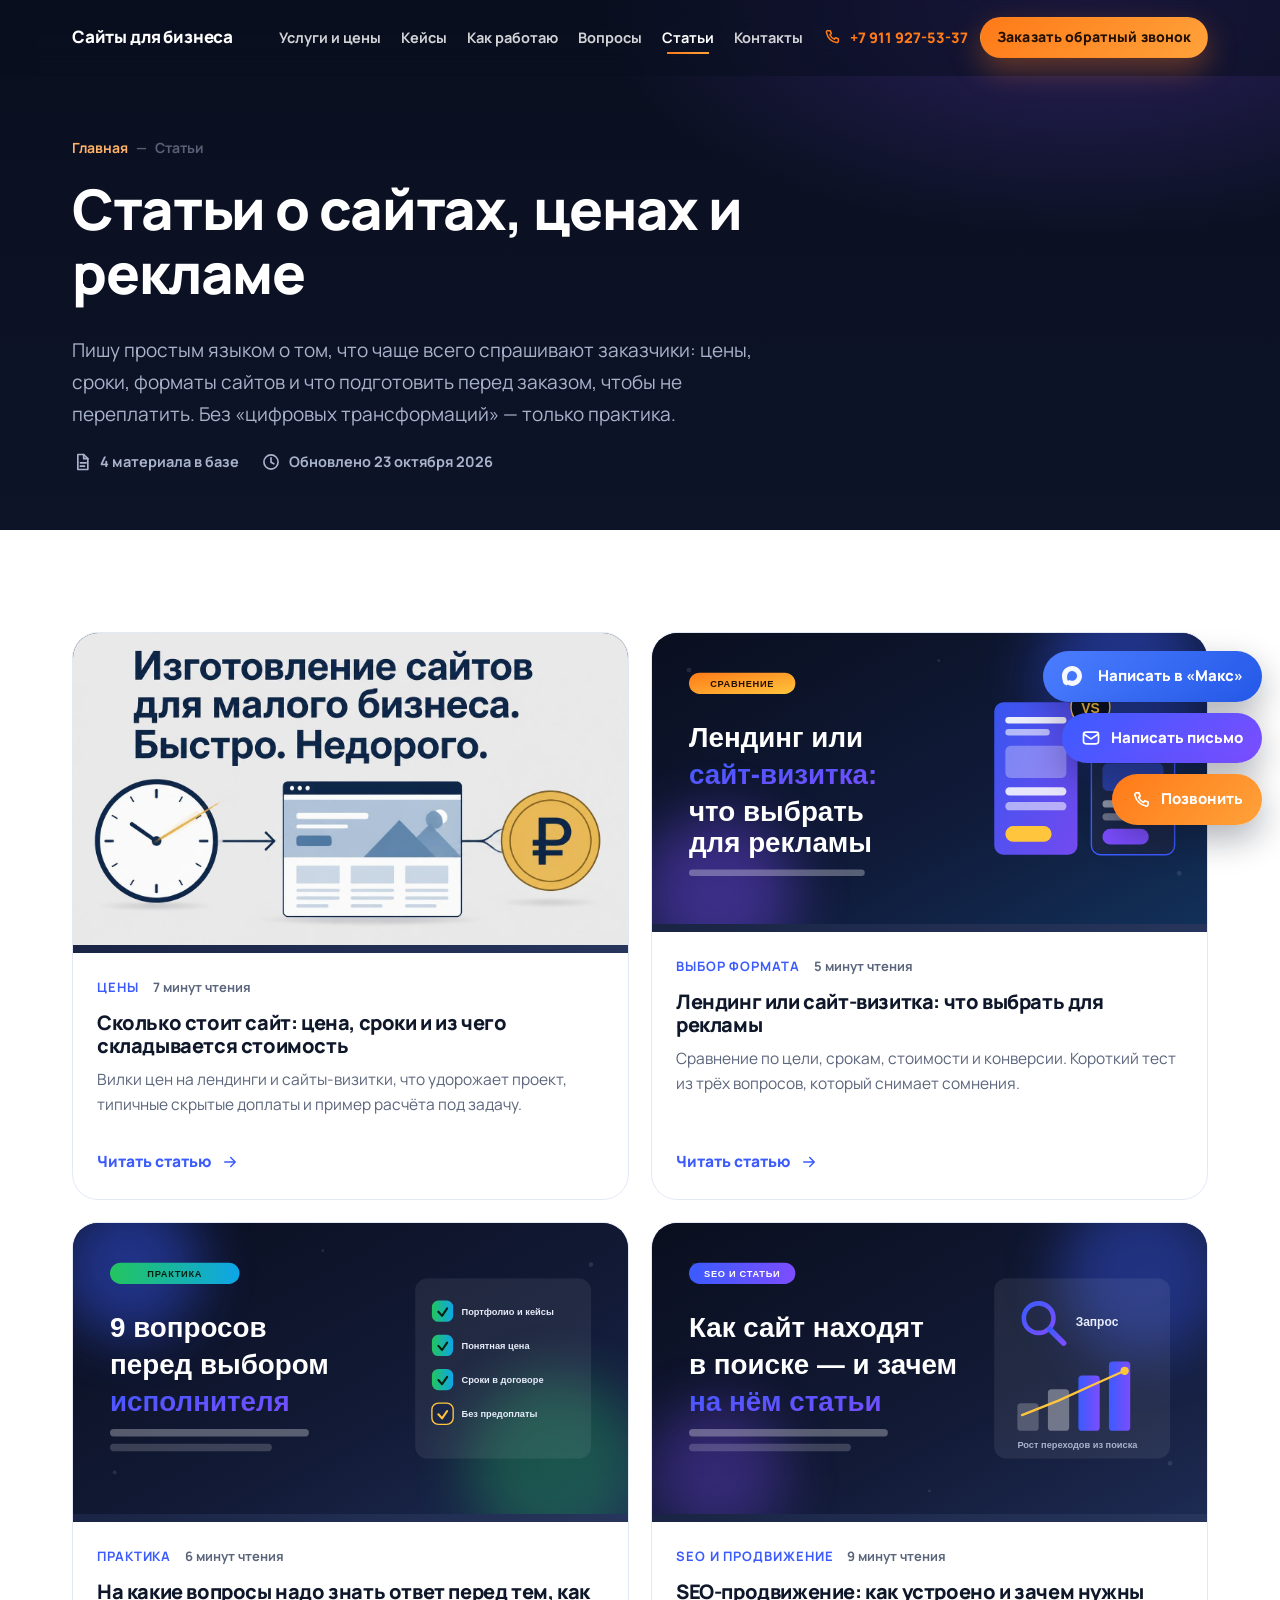
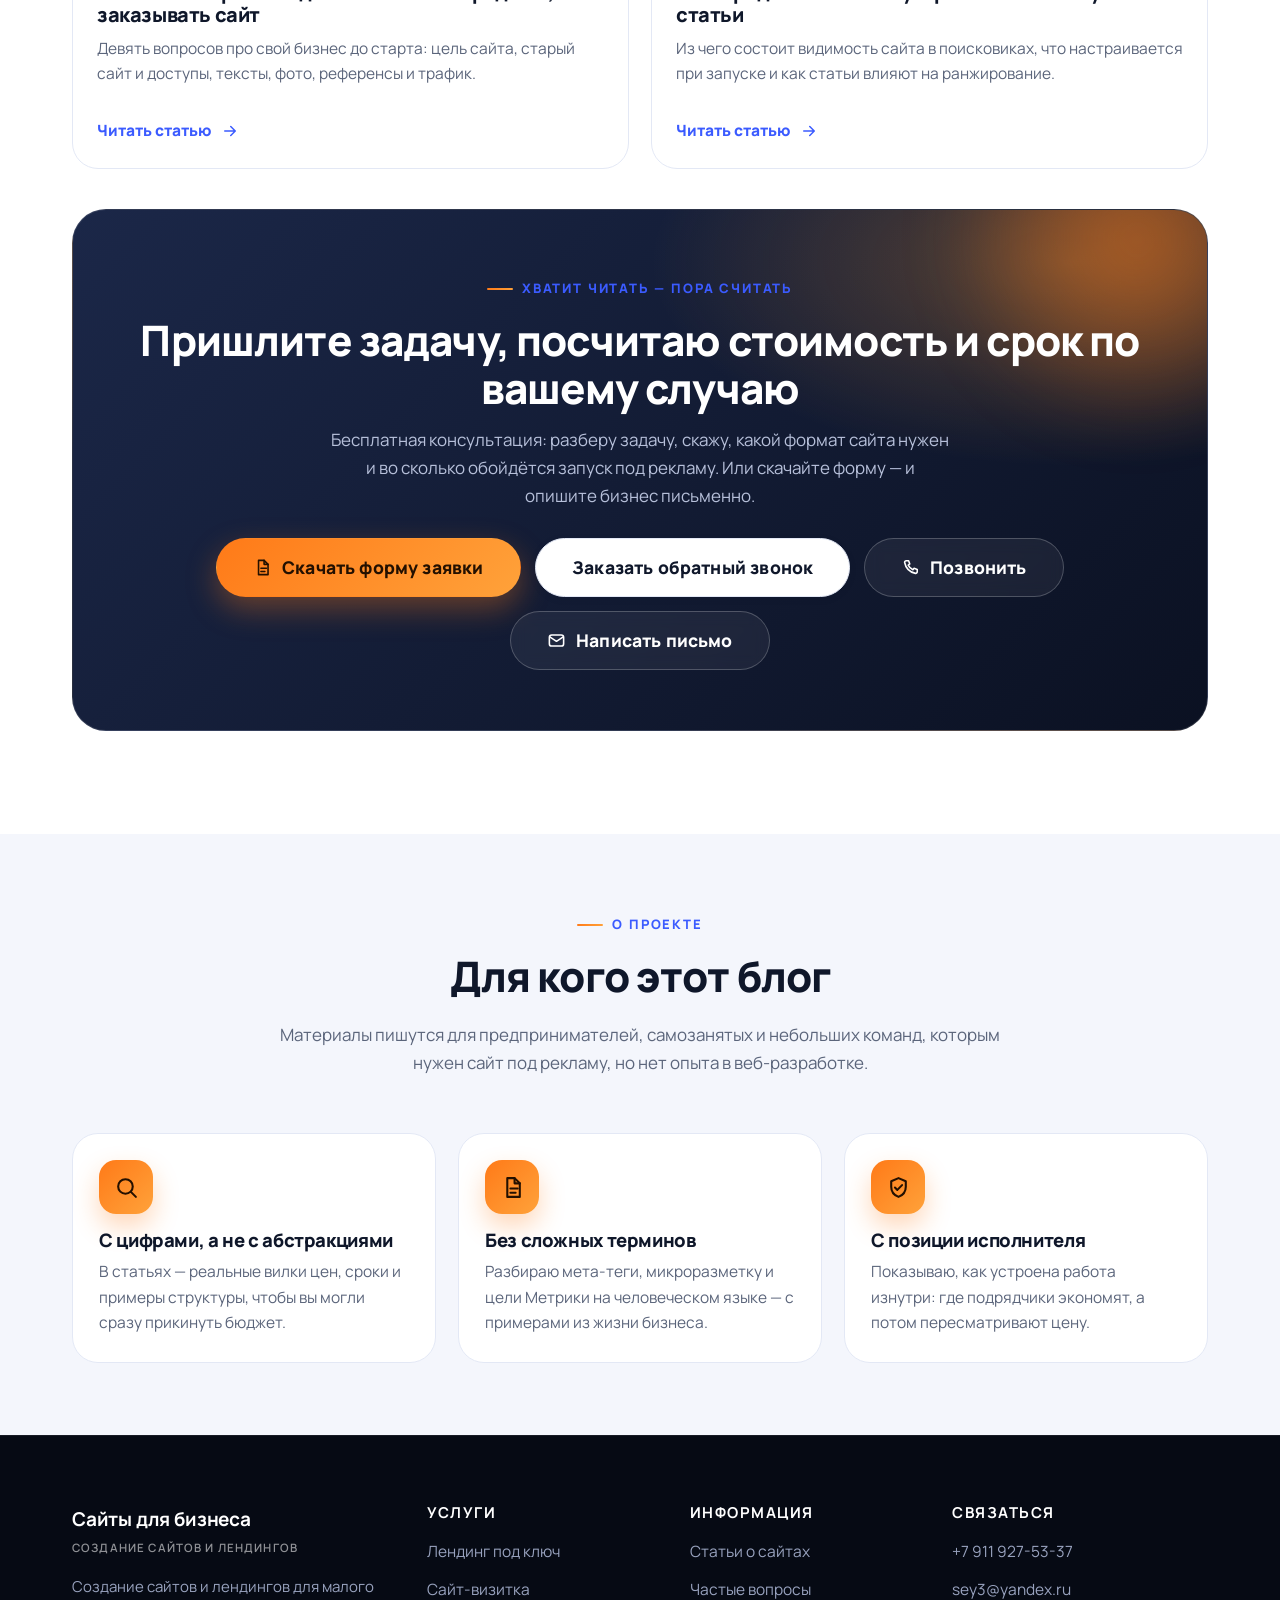
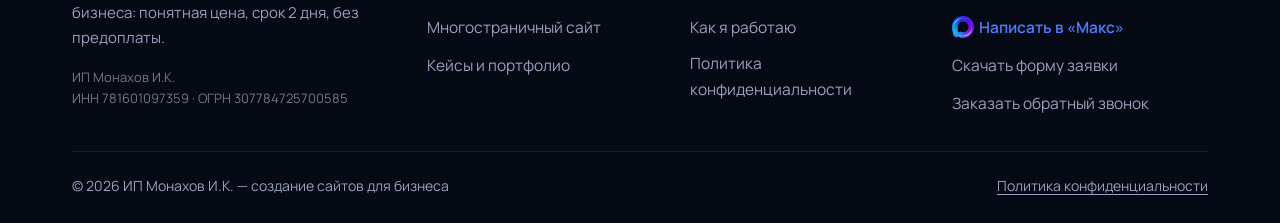
<file: articles.html>
<!DOCTYPE html>
<html lang="ru">
<head>
  <meta charset="UTF-8">
  <meta name="viewport" content="width=device-width, initial-scale=1.0">

  <title>Статьи о создании сайтов, ценах и сроках | Игорь</title>
  <meta name="description" content="Полезные статьи для предпринимателей: сколько стоит сайт, лендинг или сайт-визитка, что подготовить к заказу и не переплатить, как работает SEO на сайте. Пишет практикующий разработчик.">
  <meta name="keywords" content="статьи о сайтах, стоимость сайта, лендинг или сайт визитка, что нужно перед заказом сайта, SEO для малого бизнеса">
  <meta name="author" content="Игорь — создание сайтов для бизнеса">
  <meta name="robots" content="index, follow, max-image-preview:large">
  <meta name="theme-color" content="#0A0F1F">
  <link rel="canonical" href="https://system785.github.io/Pro-Landing-Site/articles.html">

  <meta property="og:type" content="website">
  <meta property="og:locale" content="ru_RU">
  <meta property="og:site_name" content="Игорь — сайты для бизнеса">
  <meta property="og:title" content="Статьи о создании сайтов, ценах и сроках">
  <meta property="og:description" content="Сколько стоит сайт, что выбрать для рекламы и как не переплатить подрядчику — практические материалы с цифрами.">
  <meta property="og:url" content="https://system785.github.io/Pro-Landing-Site/articles.html">
  <meta name="twitter:card" content="summary_large_image">
  <meta name="twitter:title" content="Статьи о создании сайтов, ценах и сроках">
  <meta name="twitter:description" content="Практические материалы о ценах, сроках и выборе подрядчика на сайт.">

  <link rel="icon" type="image/svg+xml" href="img/favicon.svg">
  <link rel="preconnect" href="https://fonts.googleapis.com">
  <link rel="preconnect" href="https://fonts.gstatic.com" crossorigin>
  <link href="https://fonts.googleapis.com/css2?family=Manrope:wght@500;600;700;800&display=swap" rel="stylesheet">
  <link rel="stylesheet" href="css/style.css">

  <script type="application/ld+json">
  {
    "@context": "https://schema.org",
    "@type": "CollectionPage",
    "name": "Статьи о создании сайтов и ценах",
    "url": "https://system785.github.io/Pro-Landing-Site/articles.html",
    "inLanguage": "ru-RU",
    "isPartOf": {"@type": "WebSite", "name": "Игорь — сайты для бизнеса", "url": "https://system785.github.io/Pro-Landing-Site/"},
    "hasPart": [
      {"@type": "Article", "headline": "Сколько стоит сайт: цена, сроки и из чего складывается стоимость", "url": "https://system785.github.io/Pro-Landing-Site/articles/skolko-stoit-sayt-yandex-direct.html", "datePublished": "2026-10-20", "author": {"@type": "Person", "name": "Игорь"}},
      {"@type": "Article", "headline": "Лендинг или сайт-визитка: что выбрать для рекламы", "url": "https://system785.github.io/Pro-Landing-Site/articles/lending-ili-sayt-vizitka.html", "datePublished": "2026-10-20", "author": {"@type": "Person", "name": "Игорь"}},
      {"@type": "Article", "headline": "На какие вопросы надо знать ответ перед тем, как заказывать сайт", "url": "https://system785.github.io/Pro-Landing-Site/articles/voprosy-pered-zakazom-sayta.html", "datePublished": "2026-10-21", "author": {"@type": "Person", "name": "Игорь"}},
      {"@type": "Article", "headline": "SEO-продвижение: как устроено и зачем нужны статьи", "url": "https://system785.github.io/Pro-Landing-Site/articles/seo-stati-rozhirovanie.html", "datePublished": "2026-10-21", "author": {"@type": "Person", "name": "Игорь"}}
    ]
  }
  </script>

  <script type="application/ld+json">
  {
    "@context": "https://schema.org",
    "@type": "BreadcrumbList",
    "itemListElement": [
      {"@type": "ListItem", "position": 1, "name": "Главная", "item": "https://system785.github.io/Pro-Landing-Site/"},
      {"@type": "ListItem", "position": 2, "name": "Статьи", "item": "https://system785.github.io/Pro-Landing-Site/articles.html"}
    ]
  }
  </script>
</head>
<body>

  <svg xmlns="http://www.w3.org/2000/svg" style="display:none" aria-hidden="true">
    <symbol id="i-check" viewBox="0 0 24 24"><path d="M4 12.5l5 5L20 6.5"/></symbol>
    <symbol id="i-phone" viewBox="0 0 24 24"><path d="M6.6 3.5h3l1.5 4-2 1.5a12 12 0 0 0 5.9 5.9l1.5-2 4 1.5v3a2 2 0 0 1-2.2 2A17.5 17.5 0 0 1 4.6 5.7 2 2 0 0 1 6.6 3.5z"/></symbol>
    <symbol id="i-mail" viewBox="0 0 24 24"><rect x="3" y="5" width="18" height="14" rx="3"/><path d="M3.5 7.5L12 13l8.5-5.5"/></symbol>
    <symbol id="i-clock" viewBox="0 0 24 24"><circle cx="12" cy="12" r="8.5"/><path d="M12 7v5.2l3.4 2"/></symbol>
    <symbol id="i-shield" viewBox="0 0 24 24"><path d="M12 3l7 3v5.2c0 4.9-3.4 8.4-7 9.8-3.6-1.4-7-4.9-7-9.8V6z"/><path d="M8.6 12l2.3 2.3 4.5-4.6"/></symbol>
    <symbol id="i-arrow" viewBox="0 0 24 24"><path d="M5 12h13M13 6l6 6-6 6"/></symbol>
    <symbol id="i-doc" viewBox="0 0 24 24"><path d="M7 3h7l5 5v13H7z"/><path d="M14 3v5h5M10 13h7M10 17h5"/></symbol>
    <symbol id="i-chat" viewBox="0 0 24 24"><path d="M4 5.5h16v11H9.5L4.5 20.5V16.5H4z"/><path d="M8 10h8M8 13h5"/></symbol>
    <symbol id="i-search" viewBox="0 0 24 24"><circle cx="11" cy="11" r="7"/><path d="M16.2 16.2L21 21"/></symbol>
  </svg>

  <div class="scroll-progress" aria-hidden="true"></div>
  <a class="skip-link" href="#main">Перейти к содержанию</a>

  <header class="header is-scrolled">
    <div class="header__inner">
      <a class="header__brand" href="index.html">Сайты для бизнеса</a>

      <nav class="nav" aria-label="Основная навигация">
        <a href="index.html#services">Услуги и цены</a>
        <a href="index.html#portfolio">Кейсы</a>
        <a href="index.html#process">Как работаю</a>
        <a href="index.html#faq">Вопросы</a>
        <a href="articles.html" data-page>Статьи</a>
        <a href="index.html#contacts">Контакты</a>
      </nav>

      <div class="header__actions">
        <a class="link-phone" href="tel:+79119275337">
          <svg class="icon" aria-hidden="true"><use href="#i-phone"/></svg>+7 911 927-53-37
        </a>
        <a class="btn btn--cta btn--sm" href="#form" data-modal-open>Заказать обратный звонок</a>
        <button class="burger" type="button" aria-label="Открыть меню" aria-expanded="false">
          <span></span><span></span><span></span>
        </button>
      </div>
    </div>
  </header>

  <div class="mobile-menu">
    <a class="m-link" href="index.html">Главная</a>
    <a class="m-link" href="index.html#services">Услуги и цены</a>
    <a class="m-link" href="index.html#portfolio">Кейсы</a>
    <a class="m-link" href="index.html#process">Как я работаю</a>
    <a class="m-link" href="index.html#faq">Частые вопросы</a>
    <a class="m-link" href="articles.html" data-page>Статьи</a>
    <a class="m-link" href="index.html#contacts">Контакты</a>
    <div class="m-contacts">
      <a href="tel:+79119275337"><svg class="icon" aria-hidden="true"><use href="#i-phone"/></svg>+7 911 927-53-37</a>
      <a href="mailto:sey3@yandex.ru"><svg class="icon" aria-hidden="true"><use href="#i-mail"/></svg>sey3@yandex.ru</a>
      <a class="btn btn--cta" href="#form" data-modal-open>Заказать обратный звонок</a>
    </div>
  </div>

  <main id="main">

    <section class="page-head">
      <div class="container">
        <nav class="breadcrumbs" aria-label="Хлебные крошки">
          <a href="index.html">Главная</a><span>—</span><span>Статьи</span>
        </nav>
        <h1>Статьи о сайтах, ценах и рекламе</h1>
        <p class="lead" style="color:#A9B3CC; max-width:720px">
          Пишу простым языком о том, что чаще всего спрашивают заказчики: цены, сроки, форматы сайтов
          и что подготовить перед заказом, чтобы не переплатить. Без «цифровых трансформаций» — только практика.
        </p>
        <div class="page-head__meta">
          <span><svg class="icon" aria-hidden="true"><use href="#i-doc"/></svg> 4 материала в базе</span>
          <span><svg class="icon" aria-hidden="true"><use href="#i-clock"/></svg> Обновлено 23 октября 2026</span>
        </div>
      </div>
    </section>

    <section class="section">
      <div class="container">
        <div class="grid grid-2">
          <article class="article-card reveal">
            <div class="article-card__img">
              <img src="img/banner-price.jpg" width="1536" height="1024" alt="Обложка статьи: сколько стоит сайт — часы, браузер и монетка">
            </div>
            <div class="article-card__body">
              <div class="article-card__meta">Цены <span>7 минут чтения</span></div>
              <h2 style="font-size:20px; margin-bottom:10px">
                <a href="articles/skolko-stoit-sayt-yandex-direct.html">Сколько стоит сайт: цена, сроки и из чего складывается стоимость</a>
              </h2>
              <p>Вилки цен на лендинги и сайты-визитки, что удорожает проект, типичные скрытые доплаты и пример расчёта под задачу.</p>
              <a class="article-card__more" href="articles/skolko-stoit-sayt-yandex-direct.html">
                Читать статью <svg class="icon" aria-hidden="true"><use href="#i-arrow"/></svg>
              </a>
            </div>
          </article>

          <article class="article-card reveal" style="--d:.1s">
            <div class="article-card__img">
              <img src="img/article-landing.svg" width="1200" height="630" alt="Обложка статьи: лендинг или сайт-визитка">
            </div>
            <div class="article-card__body">
              <div class="article-card__meta">Выбор формата <span>5 минут чтения</span></div>
              <h2 style="font-size:20px; margin-bottom:10px">
                <a href="articles/lending-ili-sayt-vizitka.html">Лендинг или сайт-визитка: что выбрать для рекламы</a>
              </h2>
              <p>Сравнение по цели, срокам, стоимости и конверсии. Короткий тест из трёх вопросов, который снимает сомнения.</p>
              <a class="article-card__more" href="articles/lending-ili-sayt-vizitka.html">
                Читать статью <svg class="icon" aria-hidden="true"><use href="#i-arrow"/></svg>
              </a>
            </div>
          </article>

          <article class="article-card reveal" style="--d:.2s">
            <div class="article-card__img">
              <img src="img/article-check.svg" width="1200" height="630" alt="Обложка статьи: вопросы, которые стоит знать до заказа сайта">
            </div>
            <div class="article-card__body">
              <div class="article-card__meta">Практика <span>6 минут чтения</span></div>
              <h2 style="font-size:20px; margin-bottom:10px">
                <a href="articles/voprosy-pered-zakazom-sayta.html">На какие вопросы надо знать ответ перед тем, как заказывать сайт</a>
              </h2>
              <p>Девять вопросов про свой бизнес до старта: цель сайта, старый сайт и доступы, тексты, фото, референсы и трафик.</p>
              <a class="article-card__more" href="articles/voprosy-pered-zakazom-sayta.html">
                Читать статью <svg class="icon" aria-hidden="true"><use href="#i-arrow"/></svg>
              </a>
            </div>
          </article>

          <article class="article-card reveal" style="--d:.3s">
            <div class="article-card__img">
              <img src="img/article-seo.svg" width="1200" height="630" loading="lazy" alt="Обложка статьи: SEO-продвижение и статьи на сайте">
            </div>
            <div class="article-card__body">
              <div class="article-card__meta">SEO и продвижение <span>9 минут чтения</span></div>
              <h2 style="font-size:20px; margin-bottom:10px">
                <a href="articles/seo-stati-rozhirovanie.html">SEO-продвижение: как устроено и зачем нужны статьи</a>
              </h2>
              <p>Из чего состоит видимость сайта в поисковиках, что настраивается при запуске и как статьи влияют на ранжирование.</p>
              <a class="article-card__more" href="articles/seo-stati-rozhirovanie.html">
                Читать статью <svg class="icon" aria-hidden="true"><use href="#i-arrow"/></svg>
              </a>
            </div>
          </article>
        </div>

        <div class="cta-box mt-40 reveal zoom" id="form">
          <span class="eyebrow">Хватит читать — пора считать</span>
          <h2>Пришлите задачу, посчитаю стоимость и срок по вашему случаю</h2>
          <p>Бесплатная консультация: разберу задачу, скажу, какой формат сайта нужен и во сколько обойдётся запуск под рекламу.
            Или скачайте форму — и опишите бизнес письменно.</p>
          <div class="btn-row">
            <a class="btn btn--cta btn--lg" href="files/forma-zayavki.docx" download>
              <svg class="icon" aria-hidden="true"><use href="#i-doc"/></svg> Скачать форму заявки
            </a>
            <a class="btn btn--outline btn--lg" href="#form" data-modal-open>Заказать обратный звонок</a>
            <a class="btn btn--ghost btn--lg" href="tel:+79119275337">
              <svg class="icon" aria-hidden="true"><use href="#i-phone"/></svg> Позвонить
            </a>
            <a class="btn btn--ghost btn--lg" href="mailto:sey3@yandex.ru">
              <svg class="icon" aria-hidden="true"><use href="#i-mail"/></svg> Написать письмо
            </a>
          </div>
        </div>
      </div>
    </section>

    <section class="section section--tint section--tight">
      <div class="container">
        <div class="section-head center reveal">
          <span class="eyebrow">О проекте</span>
          <h2>Для кого этот блог</h2>
          <p>Материалы пишутся для предпринимателей, самозанятых и небольших команд, которым нужен сайт под рекламу, но нет опыта в веб-разработке.</p>
        </div>
        <div class="grid grid-3">
          <article class="trust reveal">
            <i><svg class="icon" aria-hidden="true"><use href="#i-search"/></svg></i>
            <h3>С цифрами, а не с абстракциями</h3>
            <p>В статьях — реальные вилки цен, сроки и примеры структуры, чтобы вы могли сразу прикинуть бюджет.</p>
          </article>
          <article class="trust reveal" style="--d:.1s">
            <i><svg class="icon" aria-hidden="true"><use href="#i-doc"/></svg></i>
            <h3>Без сложных терминов</h3>
            <p>Разбираю мета-теги, микроразметку и цели Метрики на человеческом языке — с примерами из жизни бизнеса.</p>
          </article>
          <article class="trust reveal" style="--d:.2s">
            <i><svg class="icon" aria-hidden="true"><use href="#i-shield"/></svg></i>
            <h3>С позиции исполнителя</h3>
            <p>Показываю, как устроена работа изнутри: где подрядчики экономят, а потом пересматривают цену.</p>
          </article>
        </div>
      </div>
    </section>

  </main>

  <footer class="footer">
    <div class="container">
      <div class="footer__grid">
        <div>
          <div class="footer__brand">
            <b>Сайты для бизнеса</b>
            <span>создание сайтов и лендингов</span>
          </div>
          <p class="footer__about">
            Создание сайтов и лендингов для малого бизнеса: понятная цена,
            срок 2 дня, без предоплаты.
          </p>
          <p class="footer__legal">
            ИП Монахов И.К.<br>
            ИНН 781601097359 · ОГРН 307784725700585
          </p>
        </div>

        <div>
          <h4>Услуги</h4>
          <ul>
            <li><a href="index.html#services">Лендинг под ключ</a></li>
            <li><a href="index.html#services">Сайт-визитка</a></li>
            <li><a href="index.html#services">Многостраничный сайт</a></li>
            <li><a href="index.html#portfolio">Кейсы и портфолио</a></li>
          </ul>
        </div>

        <div>
          <h4>Информация</h4>
          <ul>
            <li><a href="articles.html">Статьи о сайтах</a></li>
            <li><a href="index.html#faq">Частые вопросы</a></li>
            <li><a href="index.html#process">Как я работаю</a></li>
            <li><a href="privacy.html">Политика конфиденциальности</a></li>
          </ul>
        </div>

        <div>
          <h4>Связаться</h4>
          <ul>
            <li><a href="tel:+79119275337">+7 911 927-53-37</a></li>
            <li><a href="mailto:sey3@yandex.ru">sey3@yandex.ru</a></li>
            <li><a class="link-max" href="https://web.max.ru/79119275337" target="_blank" rel="noopener"><img class="max-logo" src="img/max-logo.svg" alt="" width="22" height="22">Написать в «Макс»</a></li>
            <li><a href="files/forma-zayavki.docx" download>Скачать форму заявки</a></li>
            <li><a href="#form" data-modal-open>Заказать обратный звонок</a></li>
          </ul>
        </div>
      </div>

      <div class="footer__bottom">
        <span>© <span data-year>2026</span> ИП Монахов И.К. — создание сайтов для бизнеса</span>
        <span><a href="privacy.html">Политика конфиденциальности</a></span>
      </div>
    </div>
  </footer>

  <div class="fab">
    <a class="fab__wa" href="https://web.max.ru/79119275337" target="_blank" rel="noopener"
       aria-label="Написать в «Макс»">
      <img class="max-logo" src="img/max-logo.svg" alt="" width="22" height="22"><span class="fab__label">Написать в «Макс»</span>
    </a>
    <a class="fab__mail" href="mailto:sey3@yandex.ru" aria-label="Написать письмо">
      <svg class="icon" aria-hidden="true"><use href="#i-mail"/></svg><span class="fab__label">Написать письмо</span>
    </a>
    <a class="fab__call" href="tel:+79119275337" aria-label="Позвонить">
      <svg class="icon" aria-hidden="true"><use href="#i-phone"/></svg><span class="fab__label">Позвонить</span>
    </a>
    <button class="fab__top" type="button" aria-label="Наверх">
      <svg class="icon" aria-hidden="true" style="transform:rotate(-90deg)"><use href="#i-arrow"/></svg>
    </button>
  </div>

  <div class="modal" role="dialog" aria-modal="true" aria-labelledby="modal-title">
    <div class="modal__card">
      <button class="modal__close" type="button" aria-label="Закрыть" data-modal-close>&times;</button>
      <div class="modal__head">
        <h3 id="modal-title">Заказать обратный звонок</h3>
        <p>Оставьте контакты — вернусь с расчётом цены и срока в течение 30 минут.</p>
      </div>
      <form data-lead-form novalidate>
        <div class="form-grid">
          <div class="field">
            <label for="m-name">Как вас зовут *</label>
            <input type="text" id="m-name" name="name" placeholder="Например: Игорь" required autocomplete="name">
            <span class="field__error">Пожалуйста, укажите имя</span>
          </div>
          <div class="field">
            <label for="m-phone">Телефон *</label>
            <input type="tel" id="m-phone" name="phone" placeholder="+7 (___) ___-__-__" required autocomplete="tel">
            <span class="field__error">Укажите телефон не короче 10 цифр</span>
          </div>
          <div class="field">
            <label for="m-task">Что нужно сделать</label>
            <textarea id="m-task" name="task" placeholder="Например: лендинг под рекламу ремонт квартир"></textarea>
          </div>
        </div>
        <button class="btn btn--cta btn--block btn--lg mt-24" type="submit">
          Отправить заявку <svg class="icon" aria-hidden="true"><use href="#i-arrow"/></svg>
        </button>
        <p class="form-note">Нажимая кнопку, вы соглашаетесь с <a href="privacy.html">политикой конфиденциальности</a>.</p>
        <div class="form-success" role="status">
          <i><svg class="icon" aria-hidden="true"><use href="#i-check"/></svg></i>
          <h4>Заявка сформирована!</h4>
          <p>Письмо открылось в почтовом клиенте. Если нет — напишите на sey3@yandex.ru или позвоните: +7 911 927-53-37.</p>
          <div class="btn-row center mt-24">
            <a class="btn btn--outline btn--sm" href="tel:+79119275337">Позвонить</a>
            <a class="btn btn--max btn--sm" href="https://web.max.ru/79119275337" target="_blank" rel="noopener"><img class="max-logo" src="img/max-logo.svg" alt="" width="22" height="22">Написать в «Макс»</a>
          </div>
        </div>
      </form>
    </div>
  </div>

  <script src="js/main.js" defer></script>
</body>
</html>
</file>
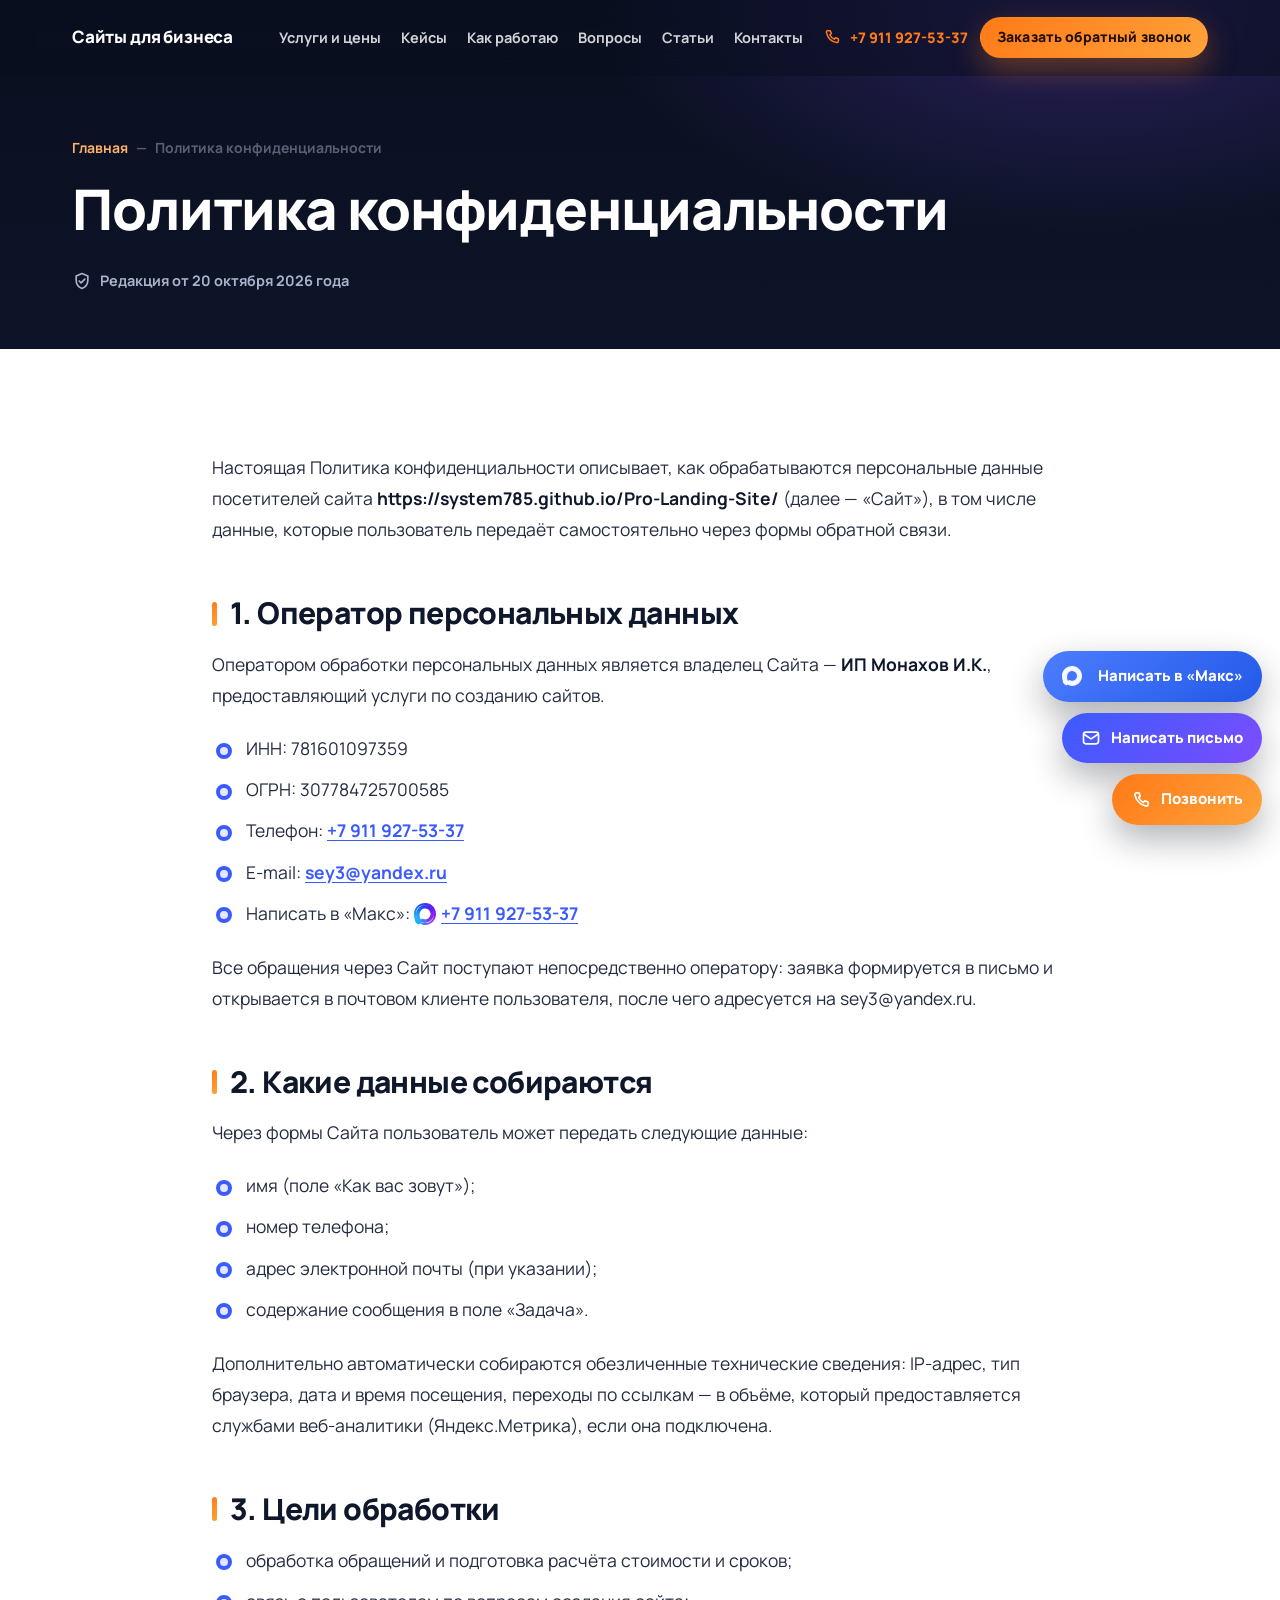
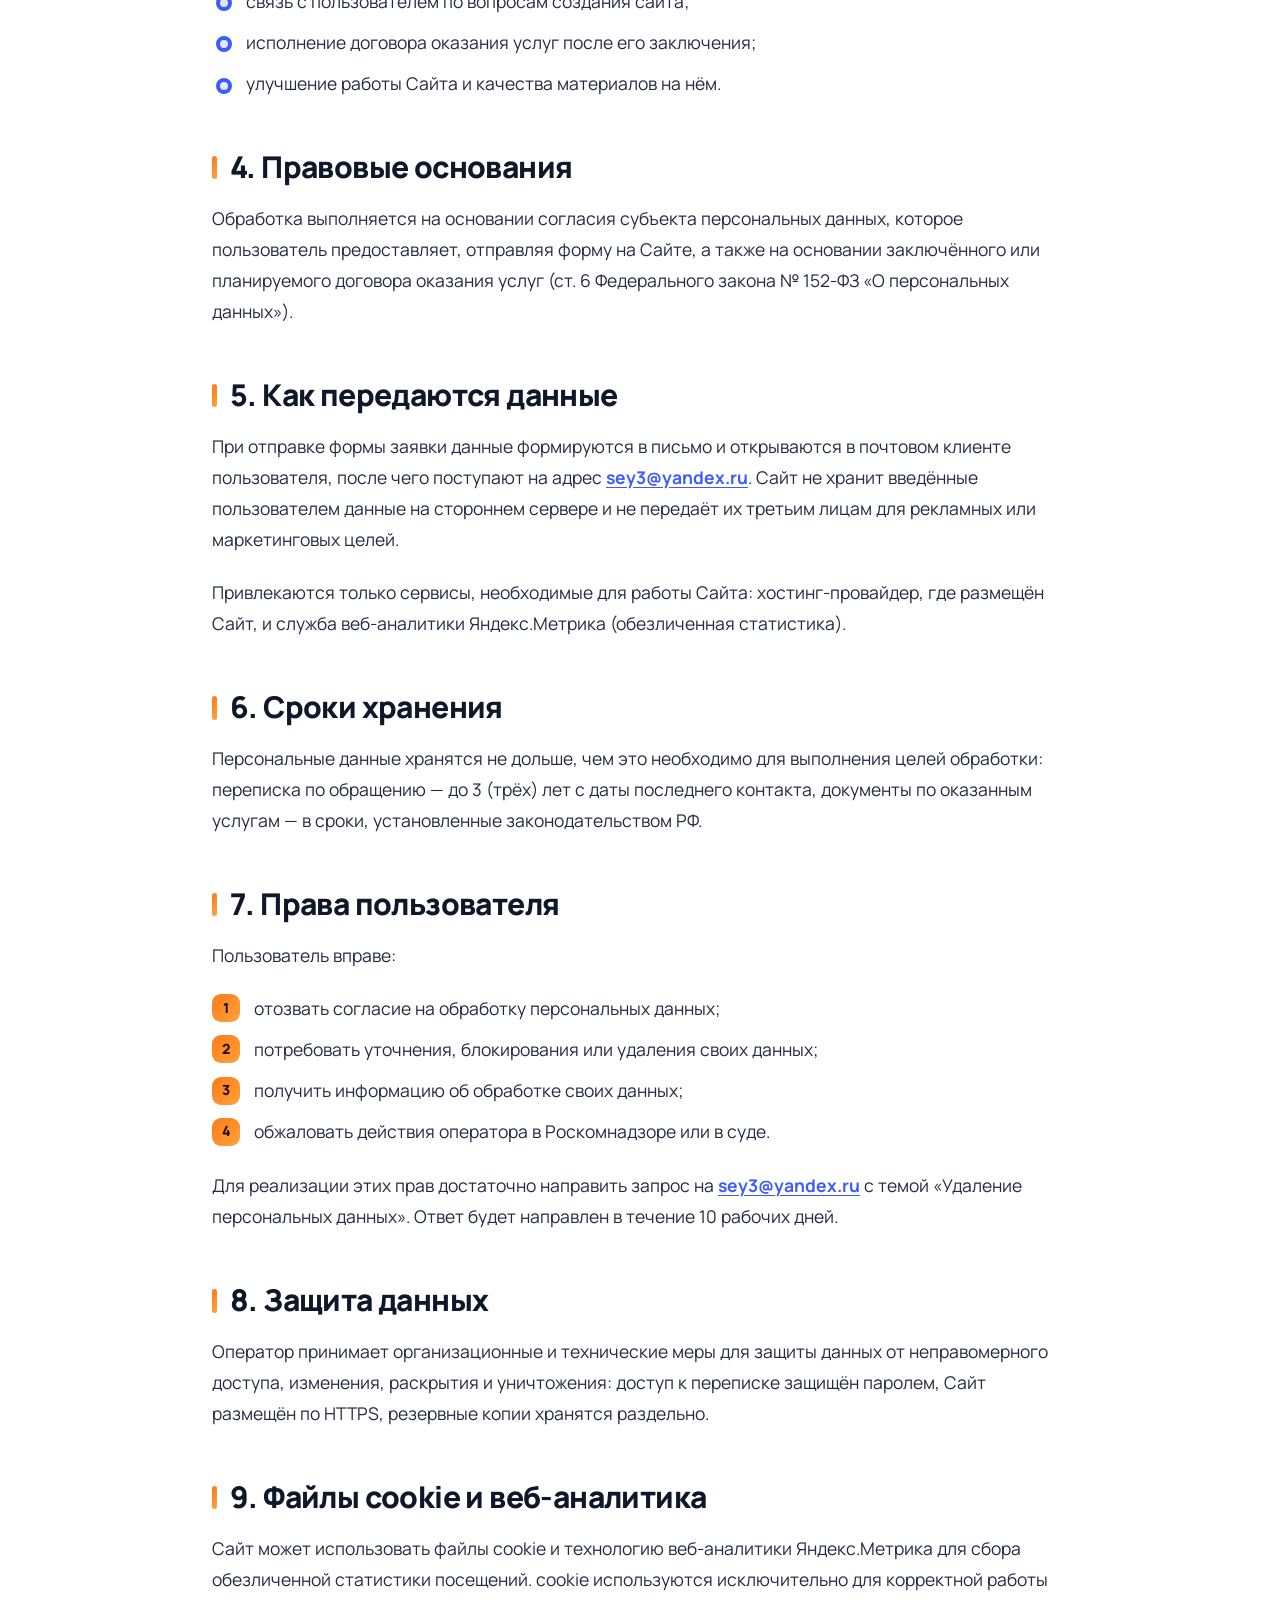
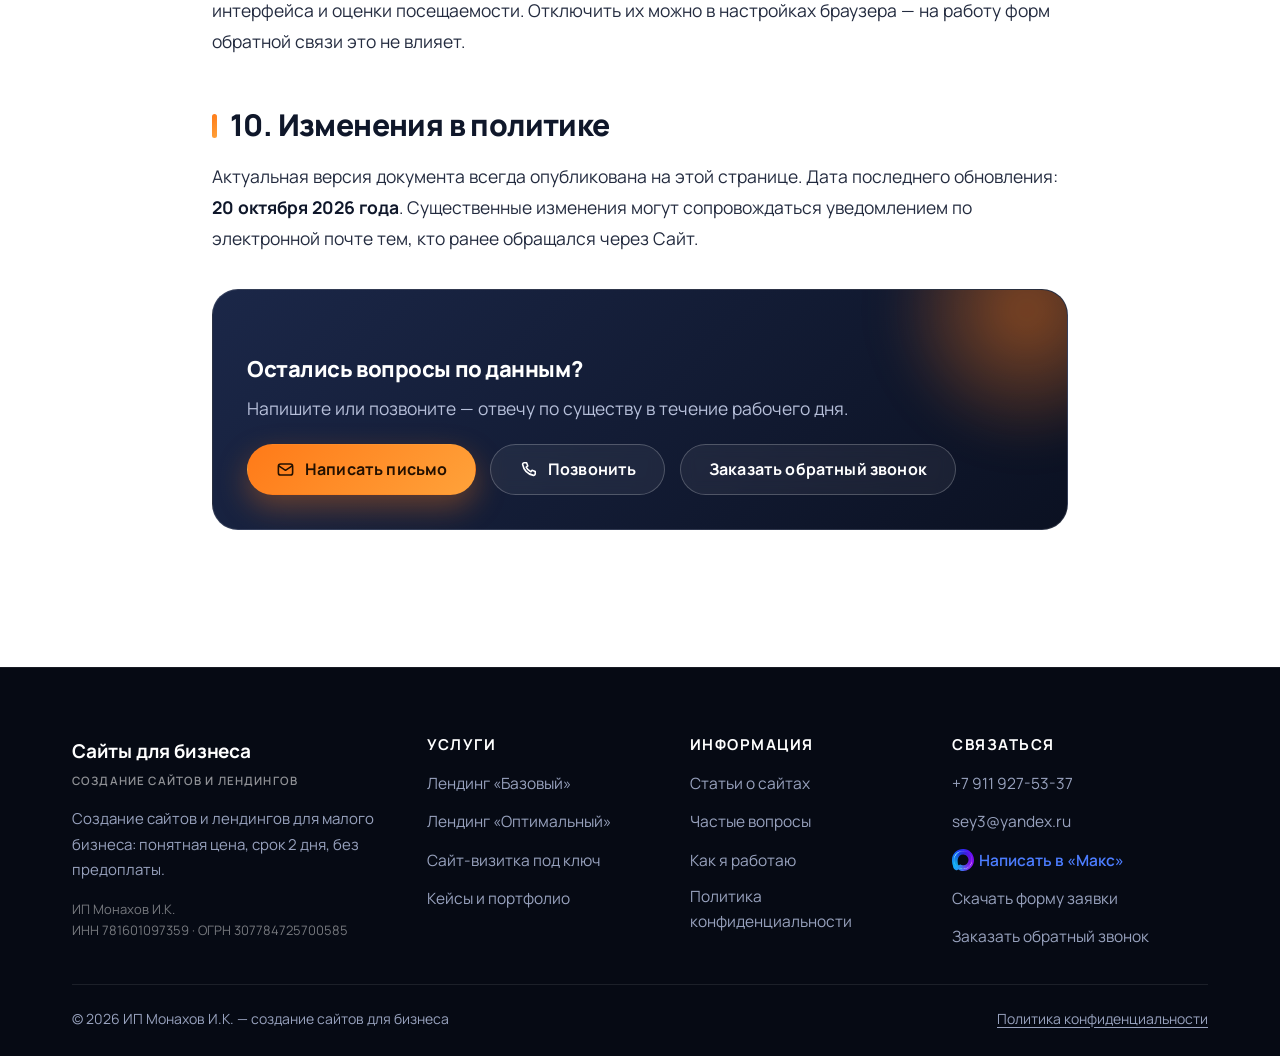
<file: privacy.html>
<!DOCTYPE html>
<html lang="ru">
<head>
  <meta charset="UTF-8">
  <meta name="viewport" content="width=device-width, initial-scale=1.0">

  <title>Политика конфиденциальности | Сайты для бизнеса</title>
  <meta name="description" content="Политика конфиденциальности сайта о создании сайтов для малого бизнеса: какие персональные данные собираются через форму заявки, с какой целью, как хранятся и как их удалить.">
  <meta name="robots" content="index, follow">
  <meta name="theme-color" content="#0A0F1F">
  <link rel="canonical" href="https://system785.github.io/Pro-Landing-Site/privacy.html">

  <meta property="og:type" content="website">
  <meta property="og:locale" content="ru_RU">
  <meta property="og:title" content="Политика конфиденциальности">
  <meta property="og:description" content="Как обрабатываются персональные данные посетителей сайта и как их удалить.">
  <meta property="og:url" content="https://system785.github.io/Pro-Landing-Site/privacy.html">

  <link rel="icon" type="image/svg+xml" href="img/favicon.svg">
  <link rel="preconnect" href="https://fonts.googleapis.com">
  <link rel="preconnect" href="https://fonts.gstatic.com" crossorigin>
  <link href="https://fonts.googleapis.com/css2?family=Manrope:wght@500;600;700;800&display=swap" rel="stylesheet">
  <link rel="stylesheet" href="css/style.css">

  <script type="application/ld+json">
  {
    "@context": "https://schema.org",
    "@type": "WebPage",
    "name": "Политика конфиденциальности",
    "url": "https://system785.github.io/Pro-Landing-Site/privacy.html",
    "inLanguage": "ru-RU",
    "dateModified": "2026-10-20"
  }
  </script>
</head>
<body>

  <svg xmlns="http://www.w3.org/2000/svg" style="display:none" aria-hidden="true">
    <symbol id="i-check" viewBox="0 0 24 24"><path d="M4 12.5l5 5L20 6.5"/></symbol>
    <symbol id="i-phone" viewBox="0 0 24 24"><path d="M6.6 3.5h3l1.5 4-2 1.5a12 12 0 0 0 5.9 5.9l1.5-2 4 1.5v3a2 2 0 0 1-2.2 2A17.5 17.5 0 0 1 4.6 5.7 2 2 0 0 1 6.6 3.5z"/></symbol>
    <symbol id="i-mail" viewBox="0 0 24 24"><rect x="3" y="5" width="18" height="14" rx="3"/><path d="M3.5 7.5L12 13l8.5-5.5"/></symbol>
    <symbol id="i-shield" viewBox="0 0 24 24"><path d="M12 3l7 3v5.2c0 4.9-3.4 8.4-7 9.8-3.6-1.4-7-4.9-7-9.8V6z"/><path d="M8.6 12l2.3 2.3 4.5-4.6"/></symbol>
    <symbol id="i-arrow" viewBox="0 0 24 24"><path d="M5 12h13M13 6l6 6-6 6"/></symbol>
    <symbol id="i-doc" viewBox="0 0 24 24"><path d="M7 3h7l5 5v13H7z"/><path d="M14 3v5h5M10 13h7M10 17h5"/></symbol>
    <symbol id="i-chat" viewBox="0 0 24 24"><path d="M4 5.5h16v11H9.5L4.5 20.5V16.5H4z"/><path d="M8 10h8M8 13h5"/></symbol>
  </svg>

  <div class="scroll-progress" aria-hidden="true"></div>
  <a class="skip-link" href="#main">Перейти к содержанию</a>

  <header class="header is-scrolled">
    <div class="header__inner">
      <a class="header__brand" href="index.html">Сайты для бизнеса</a>
      <nav class="nav" aria-label="Основная навигация">
        <a href="index.html#services">Услуги и цены</a>
        <a href="index.html#portfolio">Кейсы</a>
        <a href="index.html#process">Как работаю</a>
        <a href="index.html#faq">Вопросы</a>
        <a href="articles.html">Статьи</a>
        <a href="index.html#contacts">Контакты</a>
      </nav>
      <div class="header__actions">
        <a class="link-phone" href="tel:+79119275337">
          <svg class="icon" aria-hidden="true"><use href="#i-phone"/></svg>+7 911 927-53-37
        </a>
        <a class="btn btn--cta btn--sm" href="#form" data-modal-open>Заказать обратный звонок</a>
        <button class="burger" type="button" aria-label="Открыть меню" aria-expanded="false">
          <span></span><span></span><span></span>
        </button>
      </div>
    </div>
  </header>

  <div class="mobile-menu">
    <a class="m-link" href="index.html">Главная</a>
    <a class="m-link" href="index.html#services">Услуги и цены</a>
    <a class="m-link" href="index.html#portfolio">Кейсы</a>
    <a class="m-link" href="index.html#process">Как я работаю</a>
    <a class="m-link" href="index.html#faq">Частые вопросы</a>
    <a class="m-link" href="articles.html">Статьи</a>
    <a class="m-link" href="index.html#contacts">Контакты</a>
    <div class="m-contacts">
      <a href="tel:+79119275337"><svg class="icon" aria-hidden="true"><use href="#i-phone"/></svg>+7 911 927-53-37</a>
      <a href="mailto:sey3@yandex.ru"><svg class="icon" aria-hidden="true"><use href="#i-mail"/></svg>sey3@yandex.ru</a>
      <a class="btn btn--cta" href="#form" data-modal-open>Заказать обратный звонок</a>
    </div>
  </div>

  <main id="main">

    <section class="page-head">
      <div class="container">
        <nav class="breadcrumbs" aria-label="Хлебные крошки">
          <a href="index.html">Главная</a><span>—</span><span>Политика конфиденциальности</span>
        </nav>
        <h1>Политика конфиденциальности</h1>
        <div class="page-head__meta">
          <span><svg class="icon" aria-hidden="true"><use href="#i-shield"/></svg> Редакция от 20 октября 2026 года</span>
        </div>
      </div>
    </section>

    <section class="section">
      <div class="container" style="max-width:900px">
        <div class="prose reveal">

          <p>
            Настоящая Политика конфиденциальности описывает, как обрабатываются персональные данные посетителей
            сайта <strong>https://system785.github.io/Pro-Landing-Site/</strong> (далее — «Сайт»), в том числе данные,
            которые пользователь передаёт самостоятельно через формы обратной связи.
          </p>

          <h2>1. Оператор персональных данных</h2>
          <p>
            Оператором обработки персональных данных является владелец Сайта — <strong>ИП Монахов И.К.</strong>,
            предоставляющий услуги по созданию сайтов.
          </p>
          <ul>
            <li>ИНН: 781601097359</li>
            <li>ОГРН: 307784725700585</li>
            <li>Телефон: <a href="tel:+79119275337">+7 911 927-53-37</a></li>
            <li>E-mail: <a href="mailto:sey3@yandex.ru">sey3@yandex.ru</a></li>
            <li>Написать в «Макс»: <a class="link-max" href="https://web.max.ru/79119275337" target="_blank" rel="noopener"><img class="max-logo" src="img/max-logo.svg" alt="" width="22" height="22">+7 911 927-53-37</a></li>
          </ul>
          <p>
            Все обращения через Сайт поступают непосредственно оператору: заявка формируется в письмо
            и открывается в почтовом клиенте пользователя, после чего адресуется на sey3@yandex.ru.
          </p>

          <h2>2. Какие данные собираются</h2>
          <p>Через формы Сайта пользователь может передать следующие данные:</p>
          <ul>
            <li>имя (поле «Как вас зовут»);</li>
            <li>номер телефона;</li>
            <li>адрес электронной почты (при указании);</li>
            <li>содержание сообщения в поле «Задача».</li>
          </ul>
          <p>
            Дополнительно автоматически собираются обезличенные технические сведения: IP-адрес, тип браузера,
            дата и время посещения, переходы по ссылкам — в объёме, который предоставляется службами
            веб-аналитики (Яндекс.Метрика), если она подключена.
          </p>

          <h2>3. Цели обработки</h2>
          <ul>
            <li>обработка обращений и подготовка расчёта стоимости и сроков;</li>
            <li>связь с пользователем по вопросам создания сайта;</li>
            <li>исполнение договора оказания услуг после его заключения;</li>
            <li>улучшение работы Сайта и качества материалов на нём.</li>
          </ul>

          <h2>4. Правовые основания</h2>
          <p>
            Обработка выполняется на основании согласия субъекта персональных данных, которое пользователь
            предоставляет, отправляя форму на Сайте, а также на основании заключённого или планируемого
            договора оказания услуг (ст. 6 Федерального закона № 152-ФЗ «О персональных данных»).
          </p>

          <h2>5. Как передаются данные</h2>
          <p>
            При отправке формы заявки данные формируются в письмо и открываются в почтовом клиенте пользователя,
            после чего поступают на адрес <a href="mailto:sey3@yandex.ru">sey3@yandex.ru</a>. Сайт не хранит
            введённые пользователем данные на стороннем сервере и не передаёт их третьим лицам для рекламных
            или маркетинговых целей.
          </p>
          <p>
            Привлекаются только сервисы, необходимые для работы Сайта: хостинг-провайдер, где размещён Сайт,
            и служба веб-аналитики Яндекс.Метрика (обезличенная статистика).
          </p>

          <h2>6. Сроки хранения</h2>
          <p>
            Персональные данные хранятся не дольше, чем это необходимо для выполнения целей обработки:
            переписка по обращению — до 3 (трёх) лет с даты последнего контакта, документы по оказанным услугам —
            в сроки, установленные законодательством РФ.
          </p>

          <h2>7. Права пользователя</h2>
          <p>Пользователь вправе:</p>
          <ol>
            <li>отозвать согласие на обработку персональных данных;</li>
            <li>потребовать уточнения, блокирования или удаления своих данных;</li>
            <li>получить информацию об обработке своих данных;</li>
            <li>обжаловать действия оператора в Роскомнадзоре или в суде.</li>
          </ol>
          <p>
            Для реализации этих прав достаточно направить запрос на
            <a href="mailto:sey3@yandex.ru?subject=%D0%A3%D0%B4%D0%B0%D0%BB%D0%B5%D0%BD%D0%B8%D0%B5%20%D0%BF%D0%B5%D1%80%D1%81%D0%BE%D0%BD%D0%B0%D0%BB%D1%8C%D0%BD%D1%8B%D1%85%20%D0%B4%D0%B0%D0%BD%D0%BD%D1%8B%D1%85">sey3@yandex.ru</a>
            с темой «Удаление персональных данных». Ответ будет направлен в течение 10 рабочих дней.
          </p>

          <h2>8. Защита данных</h2>
          <p>
            Оператор принимает организационные и технические меры для защиты данных от неправомерного доступа,
            изменения, раскрытия и уничтожения: доступ к переписке защищён паролем, Сайт размещён по HTTPS,
            резервные копии хранятся раздельно.
          </p>

          <h2>9. Файлы cookie и веб-аналитика</h2>
          <p>
            Сайт может использовать файлы cookie и технологию веб-аналитики Яндекс.Метрика для сбора обезличенной
            статистики посещений. cookie используются исключительно для корректной работы интерфейса и оценки
            посещаемости. Отключить их можно в настройках браузера — на работу форм обратной связи это не влияет.
          </p>

          <h2>10. Изменения в политике</h2>
          <p>
            Актуальная версия документа всегда опубликована на этой странице. Дата последнего обновления:
            <strong>20 октября 2026 года</strong>. Существенные изменения могут сопровождаться уведомлением
            по электронной почте тем, кто ранее обращался через Сайт.
          </p>

          <div class="article-cta">
            <h3>Остались вопросы по данным?</h3>
            <p>Напишите или позвоните — отвечу по существу в течение рабочего дня.</p>
            <div class="btn-row">
              <a class="btn btn--cta" href="mailto:sey3@yandex.ru?subject=%D0%92%D0%BE%D0%BF%D1%80%D0%BE%D1%81%20%D0%BF%D0%BE%20%D0%BA%D0%BE%D0%BD%D1%84%D0%B8%D0%B4%D0%B5%D0%BD%D1%86%D0%B8%D0%B0%D0%BB%D1%8C%D0%BD%D0%BE%D1%81%D1%82%D0%B8">
                <svg class="icon" aria-hidden="true"><use href="#i-mail"/></svg> Написать письмо
              </a>
              <a class="btn btn--ghost" href="tel:+79119275337">
                <svg class="icon" aria-hidden="true"><use href="#i-phone"/></svg> Позвонить
              </a>
              <a class="btn btn--ghost" href="index.html#form" data-modal-open>Заказать обратный звонок</a>
            </div>
          </div>
        </div>
      </div>
    </section>
  </main>

  <footer class="footer">
    <div class="container">
      <div class="footer__grid">
        <div>
          <div class="footer__brand">
            <b>Сайты для бизнеса</b>
            <span>создание сайтов и лендингов</span>
          </div>
          <p class="footer__about">
            Создание сайтов и лендингов для малого бизнеса: понятная цена,
            срок 2 дня, без предоплаты.
          </p>
          <p class="footer__legal">
            ИП Монахов И.К.<br>
            ИНН 781601097359 · ОГРН 307784725700585
          </p>
        </div>
        <div>
          <h4>Услуги</h4>
          <ul>
            <li><a href="index.html#services">Лендинг «Базовый»</a></li>
            <li><a href="index.html#services">Лендинг «Оптимальный»</a></li>
            <li><a href="index.html#services">Сайт-визитка под ключ</a></li>
            <li><a href="index.html#portfolio">Кейсы и портфолио</a></li>
          </ul>
        </div>
        <div>
          <h4>Информация</h4>
          <ul>
            <li><a href="articles.html">Статьи о сайтах</a></li>
            <li><a href="index.html#faq">Частые вопросы</a></li>
            <li><a href="index.html#process">Как я работаю</a></li>
            <li><a href="privacy.html">Политика конфиденциальности</a></li>
          </ul>
        </div>
        <div>
          <h4>Связаться</h4>
          <ul>
            <li><a href="tel:+79119275337">+7 911 927-53-37</a></li>
            <li><a href="mailto:sey3@yandex.ru">sey3@yandex.ru</a></li>
            <li><a class="link-max" href="https://web.max.ru/79119275337" target="_blank" rel="noopener"><img class="max-logo" src="img/max-logo.svg" alt="" width="22" height="22">Написать в «Макс»</a></li>
            <li><a href="files/forma-zayavki.docx" download>Скачать форму заявки</a></li>
            <li><a href="#form" data-modal-open>Заказать обратный звонок</a></li>
          </ul>
        </div>
      </div>
      <div class="footer__bottom">
        <span>© <span data-year>2026</span> ИП Монахов И.К. — создание сайтов для бизнеса</span>
        <span><a href="privacy.html">Политика конфиденциальности</a></span>
      </div>
    </div>
  </footer>

  <div class="fab">
    <a class="fab__wa" href="https://web.max.ru/79119275337" target="_blank" rel="noopener"
       aria-label="Написать в «Макс»">
      <img class="max-logo" src="img/max-logo.svg" alt="" width="22" height="22"><span class="fab__label">Написать в «Макс»</span>
    </a>
    <a class="fab__mail" href="mailto:sey3@yandex.ru" aria-label="Написать письмо">
      <svg class="icon" aria-hidden="true"><use href="#i-mail"/></svg><span class="fab__label">Написать письмо</span>
    </a>
    <a class="fab__call" href="tel:+79119275337" aria-label="Позвонить">
      <svg class="icon" aria-hidden="true"><use href="#i-phone"/></svg><span class="fab__label">Позвонить</span>
    </a>
    <button class="fab__top" type="button" aria-label="Наверх">
      <svg class="icon" aria-hidden="true" style="transform:rotate(-90deg)"><use href="#i-arrow"/></svg>
    </button>
  </div>

  <div class="modal" role="dialog" aria-modal="true" aria-labelledby="modal-title">
    <div class="modal__card">
      <button class="modal__close" type="button" aria-label="Закрыть" data-modal-close>&times;</button>
      <div class="modal__head">
        <h3 id="modal-title">Заказать обратный звонок</h3>
        <p>Оставьте контакты — вернусь с расчётом цены и срока в течение 30 минут.</p>
      </div>
      <form data-lead-form novalidate>
        <div class="form-grid">
          <div class="field">
            <label for="m-name">Как вас зовут *</label>
            <input type="text" id="m-name" name="name" placeholder="Например: Игорь" required autocomplete="name">
            <span class="field__error">Пожалуйста, укажите имя</span>
          </div>
          <div class="field">
            <label for="m-phone">Телефон *</label>
            <input type="tel" id="m-phone" name="phone" placeholder="+7 (___) ___-__-__" required autocomplete="tel">
            <span class="field__error">Укажите телефон не короче 10 цифр</span>
          </div>
          <div class="field">
            <label for="m-task">Что нужно сделать</label>
            <textarea id="m-task" name="task" placeholder="Например: лендинг под рекламу ремонт квартир"></textarea>
          </div>
        </div>
        <button class="btn btn--cta btn--block btn--lg mt-24" type="submit">
          Отправить заявку <svg class="icon" aria-hidden="true"><use href="#i-arrow"/></svg>
        </button>
        <p class="form-note">Нажимая кнопку, вы соглашаетесь с <a href="privacy.html">политикой конфиденциальности</a>.</p>
        <div class="form-success" role="status">
          <i><svg class="icon" aria-hidden="true"><use href="#i-check"/></svg></i>
          <h4>Заявка сформирована!</h4>
          <p>Письмо открылось в почтовом клиенте. Если нет — напишите на sey3@yandex.ru или позвоните: +7 911 927-53-37.</p>
          <div class="btn-row center mt-24">
            <a class="btn btn--outline btn--sm" href="tel:+79119275337">Позвонить</a>
            <a class="btn btn--max btn--sm" href="https://web.max.ru/79119275337" target="_blank" rel="noopener"><img class="max-logo" src="img/max-logo.svg" alt="" width="22" height="22">Написать в «Макс»</a>
          </div>
        </div>
      </form>
    </div>
  </div>

  <script src="js/main.js" defer></script>
</body>
</html>
</file>
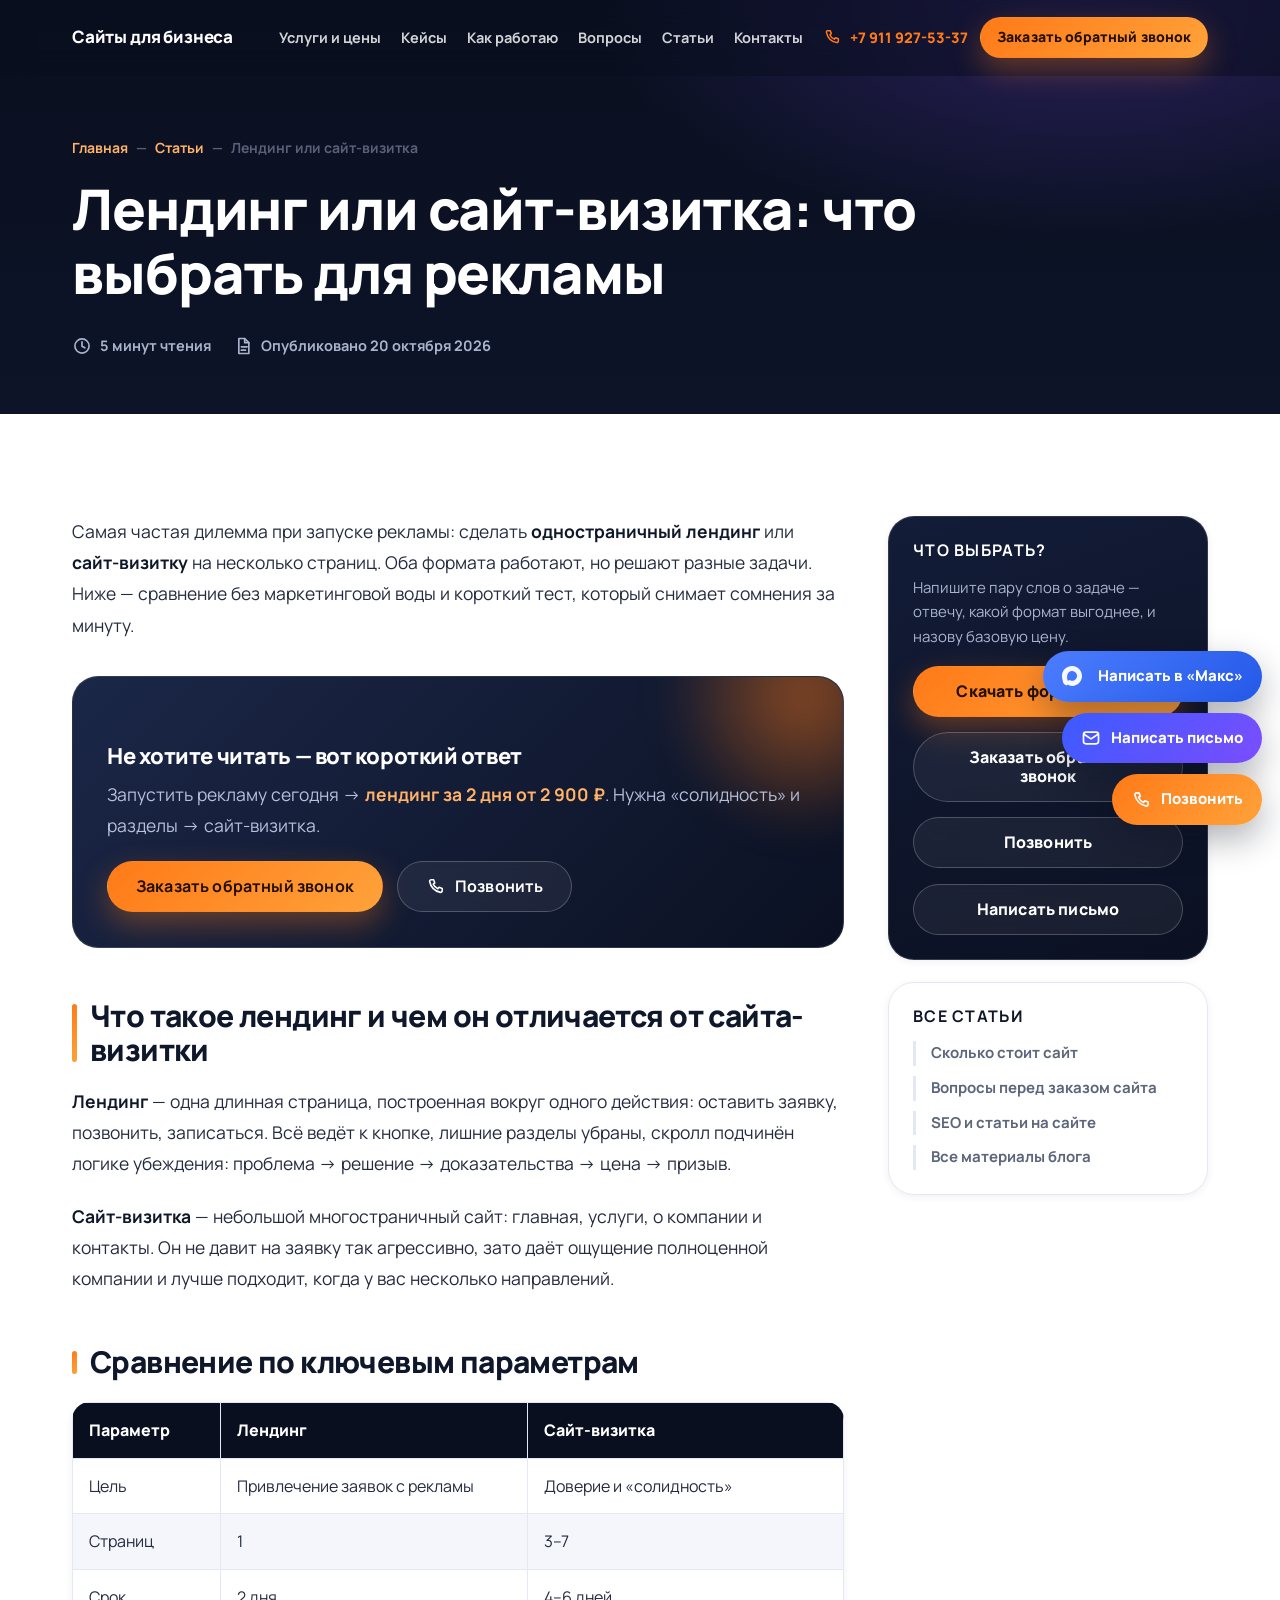
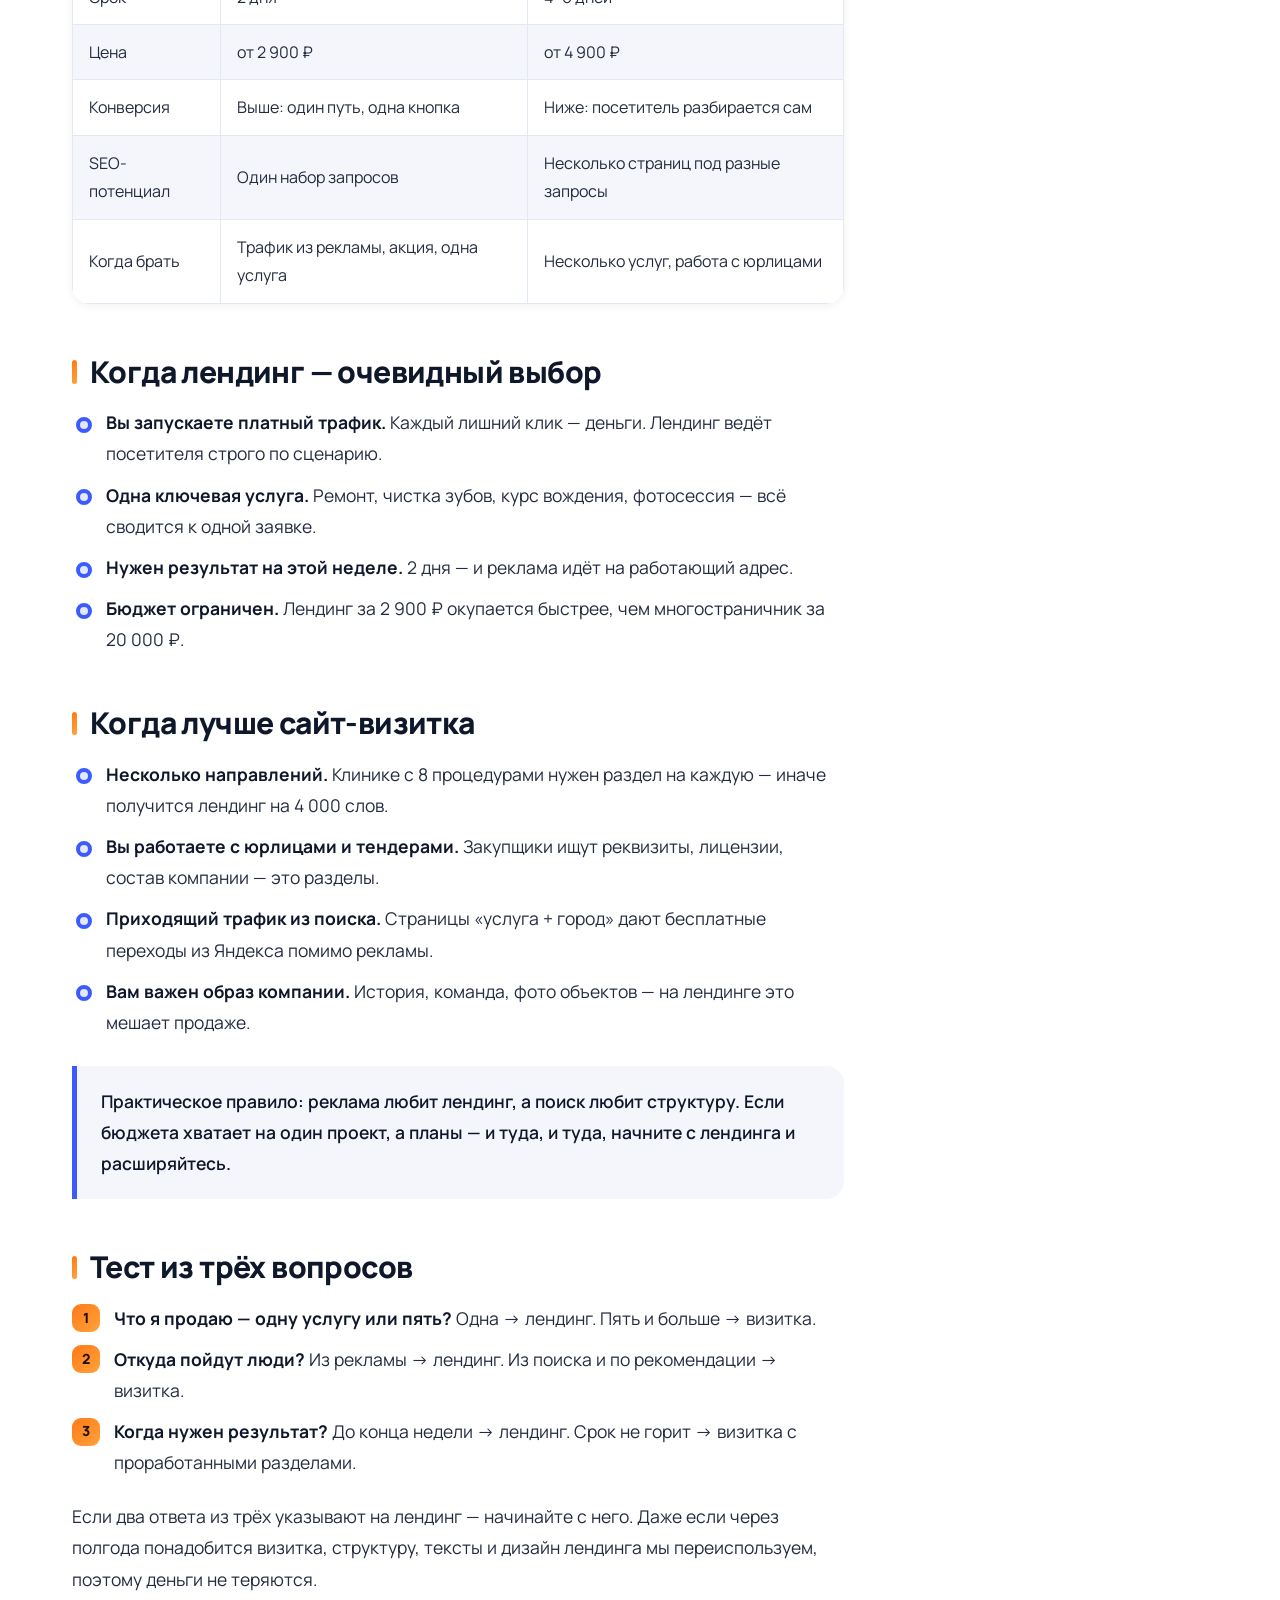
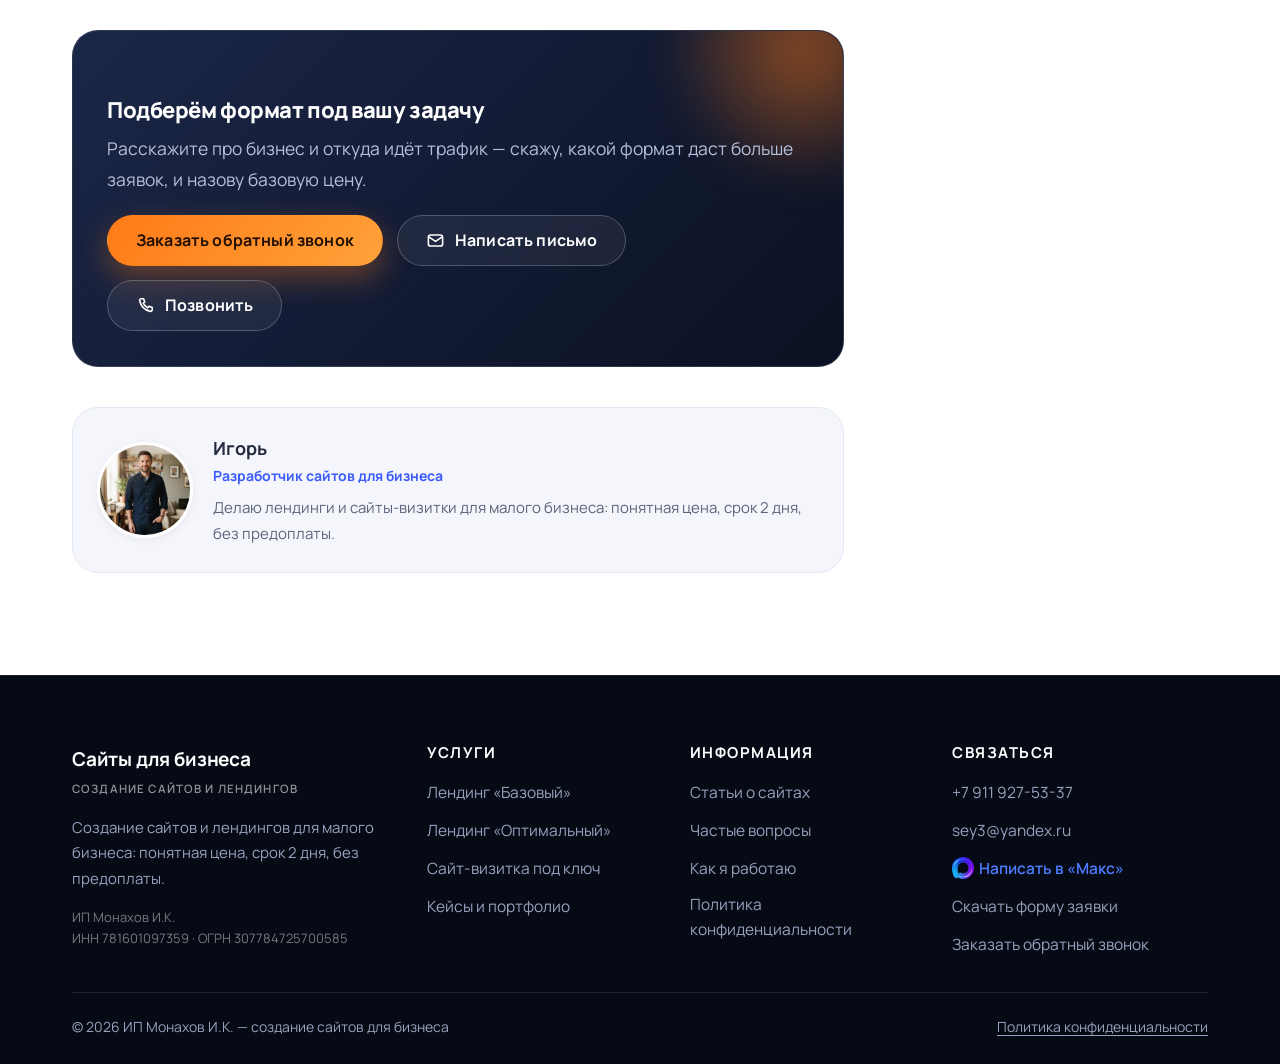
<file: articles/lending-ili-sayt-vizitka.html>
<!DOCTYPE html>
<html lang="ru">
<head>
  <meta charset="UTF-8">
  <meta name="viewport" content="width=device-width, initial-scale=1.0">

  <title>Лендинг или сайт-визитка: что выбрать для рекламы</title>
  <meta name="description" content="Сравниваем лендинг и сайт-визитка по цели, срокам, стоимости и конверсии для рекламы. Понятный тест из трёх вопросов, который помогает выбрать формат сайта под рекламу.">
  <meta name="keywords" content="лендинг или сайт визитка, что выбрать под рекламу, одностраничник под рекламу, сайт визитка для малого бизнеса, лендинг под ключ">
  <meta name="author" content="Игорь — создание сайтов для бизнеса">
  <meta name="robots" content="index, follow, max-image-preview:large">
  <meta name="theme-color" content="#0A0F1F">
  <link rel="canonical" href="https://system785.github.io/Pro-Landing-Site/articles/lending-ili-sayt-vizitka.html">

  <meta property="og:type" content="article">
  <meta property="og:locale" content="ru_RU">
  <meta property="og:site_name" content="Игорь — сайты для бизнеса">
  <meta property="og:title" content="Лендинг или сайт-визитка: что выбрать для рекламы">
  <meta property="og:description" content="Сравнение двух форматов по цели, цене и срокам + тест «что нужно именно вам».">
  <meta property="og:url" content="https://system785.github.io/Pro-Landing-Site/articles/lending-ili-sayt-vizitka.html">
  <meta property="og:image" content="https://system785.github.io/Pro-Landing-Site/img/banner-price.jpg">
  <meta property="article:published_time" content="2026-10-20">
  <meta name="twitter:card" content="summary_large_image">

  <link rel="icon" type="image/svg+xml" href="../img/favicon.svg">
  <link rel="preconnect" href="https://fonts.googleapis.com">
  <link rel="preconnect" href="https://fonts.gstatic.com" crossorigin>
  <link href="https://fonts.googleapis.com/css2?family=Manrope:wght@500;600;700;800&display=swap" rel="stylesheet">
  <link rel="stylesheet" href="../css/style.css">

  <script type="application/ld+json">
  {
    "@context": "https://schema.org",
    "@type": "Article",
    "headline": "Лендинг или сайт-визитка: что выбрать для рекламы",
    "description": "Сравнение лендинга и сайта-визитки по цели, срокам, стоимости и конверсии, с тестом для выбора формата.",
    "inLanguage": "ru-RU",
    "datePublished": "2026-10-20",
    "dateModified": "2026-10-23",
    "author": {"@type": "Person", "name": "Игорь"},
    "mainEntityOfPage": {"@type": "WebPage", "@id": "https://system785.github.io/Pro-Landing-Site/articles/lending-ili-sayt-vizitka.html"},
    "image": "https://system785.github.io/Pro-Landing-Site/img/article-landing.svg"
  }
  </script>

  <script type="application/ld+json">
  {
    "@context": "https://schema.org",
    "@type": "BreadcrumbList",
    "itemListElement": [
      {"@type": "ListItem", "position": 1, "name": "Главная", "item": "https://system785.github.io/Pro-Landing-Site/"},
      {"@type": "ListItem", "position": 2, "name": "Статьи", "item": "https://system785.github.io/Pro-Landing-Site/articles.html"},
      {"@type": "ListItem", "position": 3, "name": "Лендинг или сайт-визитка", "item": "https://system785.github.io/Pro-Landing-Site/articles/lending-ili-sayt-vizitka.html"}
    ]
  }
  </script>
</head>
<body>

  <svg xmlns="http://www.w3.org/2000/svg" style="display:none" aria-hidden="true">
    <symbol id="i-check" viewBox="0 0 24 24"><path d="M4 12.5l5 5L20 6.5"/></symbol>
    <symbol id="i-phone" viewBox="0 0 24 24"><path d="M6.6 3.5h3l1.5 4-2 1.5a12 12 0 0 0 5.9 5.9l1.5-2 4 1.5v3a2 2 0 0 1-2.2 2A17.5 17.5 0 0 1 4.6 5.7 2 2 0 0 1 6.6 3.5z"/></symbol>
    <symbol id="i-mail" viewBox="0 0 24 24"><rect x="3" y="5" width="18" height="14" rx="3"/><path d="M3.5 7.5L12 13l8.5-5.5"/></symbol>
    <symbol id="i-clock" viewBox="0 0 24 24"><circle cx="12" cy="12" r="8.5"/><path d="M12 7v5.2l3.4 2"/></symbol>
    <symbol id="i-shield" viewBox="0 0 24 24"><path d="M12 3l7 3v5.2c0 4.9-3.4 8.4-7 9.8-3.6-1.4-7-4.9-7-9.8V6z"/><path d="M8.6 12l2.3 2.3 4.5-4.6"/></symbol>
    <symbol id="i-arrow" viewBox="0 0 24 24"><path d="M5 12h13M13 6l6 6-6 6"/></symbol>
    <symbol id="i-doc" viewBox="0 0 24 24"><path d="M7 3h7l5 5v13H7z"/><path d="M14 3v5h5M10 13h7M10 17h5"/></symbol>
    <symbol id="i-chat" viewBox="0 0 24 24"><path d="M4 5.5h16v11H9.5L4.5 20.5V16.5H4z"/><path d="M8 10h8M8 13h5"/></symbol>
    <symbol id="i-search" viewBox="0 0 24 24"><circle cx="11" cy="11" r="7"/><path d="M16.2 16.2L21 21"/></symbol>
  </svg>

  <div class="scroll-progress" aria-hidden="true"></div>
  <a class="skip-link" href="#main">Перейти к содержанию</a>

  <header class="header is-scrolled">
    <div class="header__inner">
      <a class="header__brand" href="../index.html">Сайты для бизнеса</a>
      <nav class="nav" aria-label="Основная навигация">
        <a href="../index.html#services">Услуги и цены</a>
        <a href="../index.html#portfolio">Кейсы</a>
        <a href="../index.html#process">Как работаю</a>
        <a href="../index.html#faq">Вопросы</a>
        <a href="../articles.html" data-page>Статьи</a>
        <a href="../index.html#contacts">Контакты</a>
      </nav>
      <div class="header__actions">
        <a class="link-phone" href="tel:+79119275337">
          <svg class="icon" aria-hidden="true"><use href="#i-phone"/></svg>+7 911 927-53-37
        </a>
        <a class="btn btn--cta btn--sm" href="#form" data-modal-open>Заказать обратный звонок</a>
        <button class="burger" type="button" aria-label="Открыть меню" aria-expanded="false">
          <span></span><span></span><span></span>
        </button>
      </div>
    </div>
  </header>

  <div class="mobile-menu">
    <a class="m-link" href="../index.html">Главная</a>
    <a class="m-link" href="../index.html#services">Услуги и цены</a>
    <a class="m-link" href="../index.html#portfolio">Кейсы</a>
    <a class="m-link" href="../index.html#process">Как я работаю</a>
    <a class="m-link" href="../index.html#faq">Частые вопросы</a>
    <a class="m-link" href="../articles.html" data-page>Статьи</a>
    <a class="m-link" href="../index.html#contacts">Контакты</a>
    <div class="m-contacts">
      <a href="tel:+79119275337"><svg class="icon" aria-hidden="true"><use href="#i-phone"/></svg>+7 911 927-53-37</a>
      <a href="mailto:sey3@yandex.ru"><svg class="icon" aria-hidden="true"><use href="#i-mail"/></svg>sey3@yandex.ru</a>
      <a class="btn btn--cta" href="#form" data-modal-open>Заказать обратный звонок</a>
    </div>
  </div>

  <main id="main">

    <section class="page-head">
      <div class="container">
        <nav class="breadcrumbs" aria-label="Хлебные крошки">
          <a href="../index.html">Главная</a><span>—</span>
          <a href="../articles.html">Статьи</a><span>—</span>
          <span>Лендинг или сайт-визитка</span>
        </nav>
        <h1>Лендинг или сайт-визитка: что выбрать для рекламы</h1>
        <div class="page-head__meta">
          <span><svg class="icon" aria-hidden="true"><use href="#i-clock"/></svg> 5 минут чтения</span>
          <span><svg class="icon" aria-hidden="true"><use href="#i-doc"/></svg> Опубликовано 20 октября 2026</span>
        </div>
      </div>
    </section>

    <section class="section">
      <div class="container">
        <div class="article-wrap">

          <article class="prose">
            <p>
              Самая частая дилемма при запуске рекламы: сделать <strong>одностраничный лендинг</strong> или
              <strong>сайт-визитку</strong> на несколько страниц. Оба формата работают, но решают разные задачи.
              Ниже — сравнение без маркетинговой воды и короткий тест, который снимает сомнения за минуту.
            </p>

            <div class="article-cta">
              <h3>Не хотите читать — вот короткий ответ</h3>
              <p>Запустить рекламу сегодня → <strong style="color:#FFB268">лендинг за 2 дня от 2 900 ₽</strong>.
                Нужна «солидность» и разделы → сайт-визитка.</p>
              <div class="btn-row">
                <a class="btn btn--cta" href="#form" data-modal-open>Заказать обратный звонок</a>
                <a class="btn btn--ghost" href="tel:+79119275337">
                  <svg class="icon" aria-hidden="true"><use href="#i-phone"/></svg> Позвонить
                </a>
              </div>
            </div>

            <h2 id="cely">Что такое лендинг и чем он отличается от сайта-визитки</h2>
            <p>
              <strong>Лендинг</strong> — одна длинная страница, построенная вокруг одного действия: оставить заявку,
              позвонить, записаться. Всё ведёт к кнопке, лишние разделы убраны, скролл подчинён логике убеждения:
              проблема → решение → доказательства → цена → призыв.
            </p>
            <p>
              <strong>Сайт-визитка</strong> — небольшой многостраничный сайт: главная, услуги, о компании и контакты.
              Он не давит на заявку так агрессивно, зато даёт ощущение полноценной компании и лучше подходит,
              когда у вас несколько направлений.
            </p>

            <h2 id="sravnenie">Сравнение по ключевым параметрам</h2>
            <table>
              <thead>
                <tr><th>Параметр</th><th>Лендинг</th><th>Сайт-визитка</th></tr>
              </thead>
              <tbody>
                <tr><td>Цель</td><td>Привлечение заявок с рекламы</td><td>Доверие и «солидность»</td></tr>
                <tr><td>Страниц</td><td>1</td><td>3–7</td></tr>
                <tr><td>Срок</td><td>2 дня</td><td>4–6 дней</td></tr>
                <tr><td>Цена</td><td>от 2 900 ₽</td><td>от 4 900 ₽</td></tr>
                <tr><td>Конверсия</td><td>Выше: один путь, одна кнопка</td><td>Ниже: посетитель разбирается сам</td></tr>
                <tr><td>SEO-потенциал</td><td>Один набор запросов</td><td>Несколько страниц под разные запросы</td></tr>
                <tr><td>Когда брать</td><td>Трафик из рекламы, акция, одна услуга</td><td>Несколько услуг, работа с юрлицами</td></tr>
              </tbody>
            </table>

            <h2 id="kogda-lending">Когда лендинг — очевидный выбор</h2>
            <ul>
              <li><strong>Вы запускаете платный трафик.</strong> Каждый лишний клик — деньги. Лендинг ведёт посетителя строго по сценарию.</li>
              <li><strong>Одна ключевая услуга.</strong> Ремонт, чистка зубов, курс вождения, фотосессия — всё сводится к одной заявке.</li>
              <li><strong>Нужен результат на этой неделе.</strong> 2 дня — и реклама идёт на работающий адрес.</li>
              <li><strong>Бюджет ограничен.</strong> Лендинг за 2 900 ₽ окупается быстрее, чем многостраничник за 20 000 ₽.</li>
            </ul>

            <h2 id="kogda-vizitka">Когда лучше сайт-визитка</h2>
            <ul>
              <li><strong>Несколько направлений.</strong> Клинике с 8 процедурами нужен раздел на каждую — иначе получится лендинг на 4 000 слов.</li>
              <li><strong>Вы работаете с юрлицами и тендерами.</strong> Закупщики ищут реквизиты, лицензии, состав компании — это разделы.</li>
              <li><strong>Приходящий трафик из поиска.</strong> Страницы «услуга + город» дают бесплатные переходы из Яндекса помимо рекламы.</li>
              <li><strong>Вам важен образ компании.</strong> История, команда, фото объектов — на лендинге это мешает продаже.</li>
            </ul>

            <blockquote>
              Практическое правило: реклама любит лендинг, а поиск любит структуру.
              Если бюджета хватает на один проект, а планы — и туда, и туда, начните с лендинга и расширяйтесь.
            </blockquote>

            <h2 id="test">Тест из трёх вопросов</h2>
            <ol>
              <li><strong>Что я продаю — одну услугу или пять?</strong> Одна → лендинг. Пять и больше → визитка.</li>
              <li><strong>Откуда пойдут люди?</strong> Из рекламы → лендинг. Из поиска и по рекомендации → визитка.</li>
              <li><strong>Когда нужен результат?</strong> До конца недели → лендинг. Срок не горит → визитка с проработанными разделами.</li>
            </ol>
            <p>
              Если два ответа из трёх указывают на лендинг — начинайте с него. Даже если через полгода понадобится
              визитка, структуру, тексты и дизайн лендинга мы переиспользуем, поэтому деньги не теряются.
            </p>

            <div class="article-cta">
              <h3>Подберём формат под вашу задачу</h3>
              <p>Расскажите про бизнес и откуда идёт трафик — скажу, какой формат даст больше заявок,
                и назову базовую цену.</p>
              <div class="btn-row">
                <a class="btn btn--cta" href="#form" data-modal-open>Заказать обратный звонок</a>
                <a class="btn btn--ghost" href="mailto:sey3@yandex.ru">
                  <svg class="icon" aria-hidden="true"><use href="#i-mail"/></svg> Написать письмо
                </a>
                <a class="btn btn--ghost" href="tel:+79119275337">
                  <svg class="icon" aria-hidden="true"><use href="#i-phone"/></svg> Позвонить
                </a>
              </div>
            </div>

            <div class="author-box">
              <img src="../img/portrait.jpg" width="96" height="96" loading="lazy" alt="Портрет автора статьи — Игорь">
              <div>
                <b>Игорь</b>
                <span>Разработчик сайтов для бизнеса</span>
                <p>Делаю лендинги и сайты-визитки для малого бизнеса: понятная цена, срок 2 дня, без предоплаты.</p>
              </div>
            </div>
          </article>

          <aside class="aside">
            <div class="aside-card aside-card--dark">
              <h4>Что выбрать?</h4>
              <p>Напишите пару слов о задаче — отвечу, какой формат выгоднее, и назову базовую цену.</p>
              <div class="form-grid" style="margin-top:16px">
                <a class="btn btn--cta btn--block" href="../files/forma-zayavki.docx" download>Скачать форму заявки</a>
                <a class="btn btn--ghost btn--block" href="#form" data-modal-open>Заказать обратный звонок</a>
                <a class="btn btn--ghost btn--block" href="tel:+79119275337">Позвонить</a>
                <a class="btn btn--ghost btn--block" href="mailto:sey3@yandex.ru">Написать письмо</a>
              </div>
            </div>

            <div class="aside-card">
              <h4>Все статьи</h4>
              <nav class="toc" aria-label="Другие статьи">
                <a href="skolko-stoit-sayt-yandex-direct.html">Сколько стоит сайт</a>
                <a href="voprosy-pered-zakazom-sayta.html">Вопросы перед заказом сайта</a>
                <a href="seo-stati-rozhirovanie.html">SEO и статьи на сайте</a>
                <a href="../articles.html">Все материалы блога</a>
              </nav>
            </div>
          </aside>
        </div>
      </div>
    </section>
  </main>

  <footer class="footer">
    <div class="container">
      <div class="footer__grid">
        <div>
          <div class="footer__brand">
            <b>Сайты для бизнеса</b>
            <span>создание сайтов и лендингов</span>
          </div>
          <p class="footer__about">
            Создание сайтов и лендингов для малого бизнеса: понятная цена,
            срок 2 дня, без предоплаты.
          </p>
          <p class="footer__legal">
            ИП Монахов И.К.<br>
            ИНН 781601097359 · ОГРН 307784725700585
          </p>
        </div>
        <div>
          <h4>Услуги</h4>
          <ul>
            <li><a href="../index.html#services">Лендинг «Базовый»</a></li>
            <li><a href="../index.html#services">Лендинг «Оптимальный»</a></li>
            <li><a href="../index.html#services">Сайт-визитка под ключ</a></li>
            <li><a href="../index.html#portfolio">Кейсы и портфолио</a></li>
          </ul>
        </div>
        <div>
          <h4>Информация</h4>
          <ul>
            <li><a href="../articles.html">Статьи о сайтах</a></li>
            <li><a href="../index.html#faq">Частые вопросы</a></li>
            <li><a href="../index.html#process">Как я работаю</a></li>
            <li><a href="../privacy.html">Политика конфиденциальности</a></li>
          </ul>
        </div>
        <div>
          <h4>Связаться</h4>
          <ul>
            <li><a href="tel:+79119275337">+7 911 927-53-37</a></li>
            <li><a href="mailto:sey3@yandex.ru">sey3@yandex.ru</a></li>
            <li><a class="link-max" href="https://web.max.ru/79119275337" target="_blank" rel="noopener"><img class="max-logo" src="../img/max-logo.svg" alt="" width="22" height="22">Написать в «Макс»</a></li>
            <li><a href="../files/forma-zayavki.docx" download>Скачать форму заявки</a></li>
            <li><a href="#form" data-modal-open>Заказать обратный звонок</a></li>
          </ul>
        </div>
      </div>
      <div class="footer__bottom">
        <span>© <span data-year>2026</span> ИП Монахов И.К. — создание сайтов для бизнеса</span>
        <span><a href="../privacy.html">Политика конфиденциальности</a></span>
      </div>
    </div>
  </footer>

  <div class="fab">
    <a class="fab__wa" href="https://web.max.ru/79119275337" target="_blank" rel="noopener"
       aria-label="Написать в «Макс»">
      <img class="max-logo" src="../img/max-logo.svg" alt="" width="22" height="22"><span class="fab__label">Написать в «Макс»</span>
    </a>
    <a class="fab__mail" href="mailto:sey3@yandex.ru" aria-label="Написать письмо">
      <svg class="icon" aria-hidden="true"><use href="#i-mail"/></svg><span class="fab__label">Написать письмо</span>
    </a>
    <a class="fab__call" href="tel:+79119275337" aria-label="Позвонить">
      <svg class="icon" aria-hidden="true"><use href="#i-phone"/></svg><span class="fab__label">Позвонить</span>
    </a>
    <button class="fab__top" type="button" aria-label="Наверх">
      <svg class="icon" aria-hidden="true" style="transform:rotate(-90deg)"><use href="#i-arrow"/></svg>
    </button>
  </div>

  <div class="modal" role="dialog" aria-modal="true" aria-labelledby="modal-title">
    <div class="modal__card">
      <button class="modal__close" type="button" aria-label="Закрыть" data-modal-close>&times;</button>
      <div class="modal__head">
        <h3 id="modal-title">Заказать обратный звонок</h3>
        <p>Оставьте контакты — вернусь с расчётом цены и срока в течение 30 минут.</p>
      </div>
      <form data-lead-form novalidate>
        <div class="form-grid">
          <div class="field">
            <label for="m-name">Как вас зовут *</label>
            <input type="text" id="m-name" name="name" placeholder="Например: Игорь" required autocomplete="name">
            <span class="field__error">Пожалуйста, укажите имя</span>
          </div>
          <div class="field">
            <label for="m-phone">Телефон *</label>
            <input type="tel" id="m-phone" name="phone" placeholder="+7 (___) ___-__-__" required autocomplete="tel">
            <span class="field__error">Укажите телефон не короче 10 цифр</span>
          </div>
          <div class="field">
            <label for="m-task">Что нужно сделать</label>
            <textarea id="m-task" name="task" placeholder="Например: лендинг под рекламу ремонт квартир"></textarea>
          </div>
        </div>
        <button class="btn btn--cta btn--block btn--lg mt-24" type="submit">
          Отправить заявку <svg class="icon" aria-hidden="true"><use href="#i-arrow"/></svg>
        </button>
        <p class="form-note">Нажимая кнопку, вы соглашаетесь с <a href="../privacy.html">политикой конфиденциальности</a>.</p>
        <div class="form-success" role="status">
          <i><svg class="icon" aria-hidden="true"><use href="#i-check"/></svg></i>
          <h4>Заявка сформирована!</h4>
          <p>Письмо открылось в почтовом клиенте. Если нет — напишите на sey3@yandex.ru или позвоните: +7 911 927-53-37.</p>
          <div class="btn-row center mt-24">
            <a class="btn btn--outline btn--sm" href="tel:+79119275337">Позвонить</a>
            <a class="btn btn--max btn--sm" href="https://web.max.ru/79119275337" target="_blank" rel="noopener"><img class="max-logo" src="../img/max-logo.svg" alt="" width="22" height="22">Написать в «Макс»</a>
          </div>
        </div>
      </form>
    </div>
  </div>

  <script src="../js/main.js" defer></script>
</body>
</html>
</file>
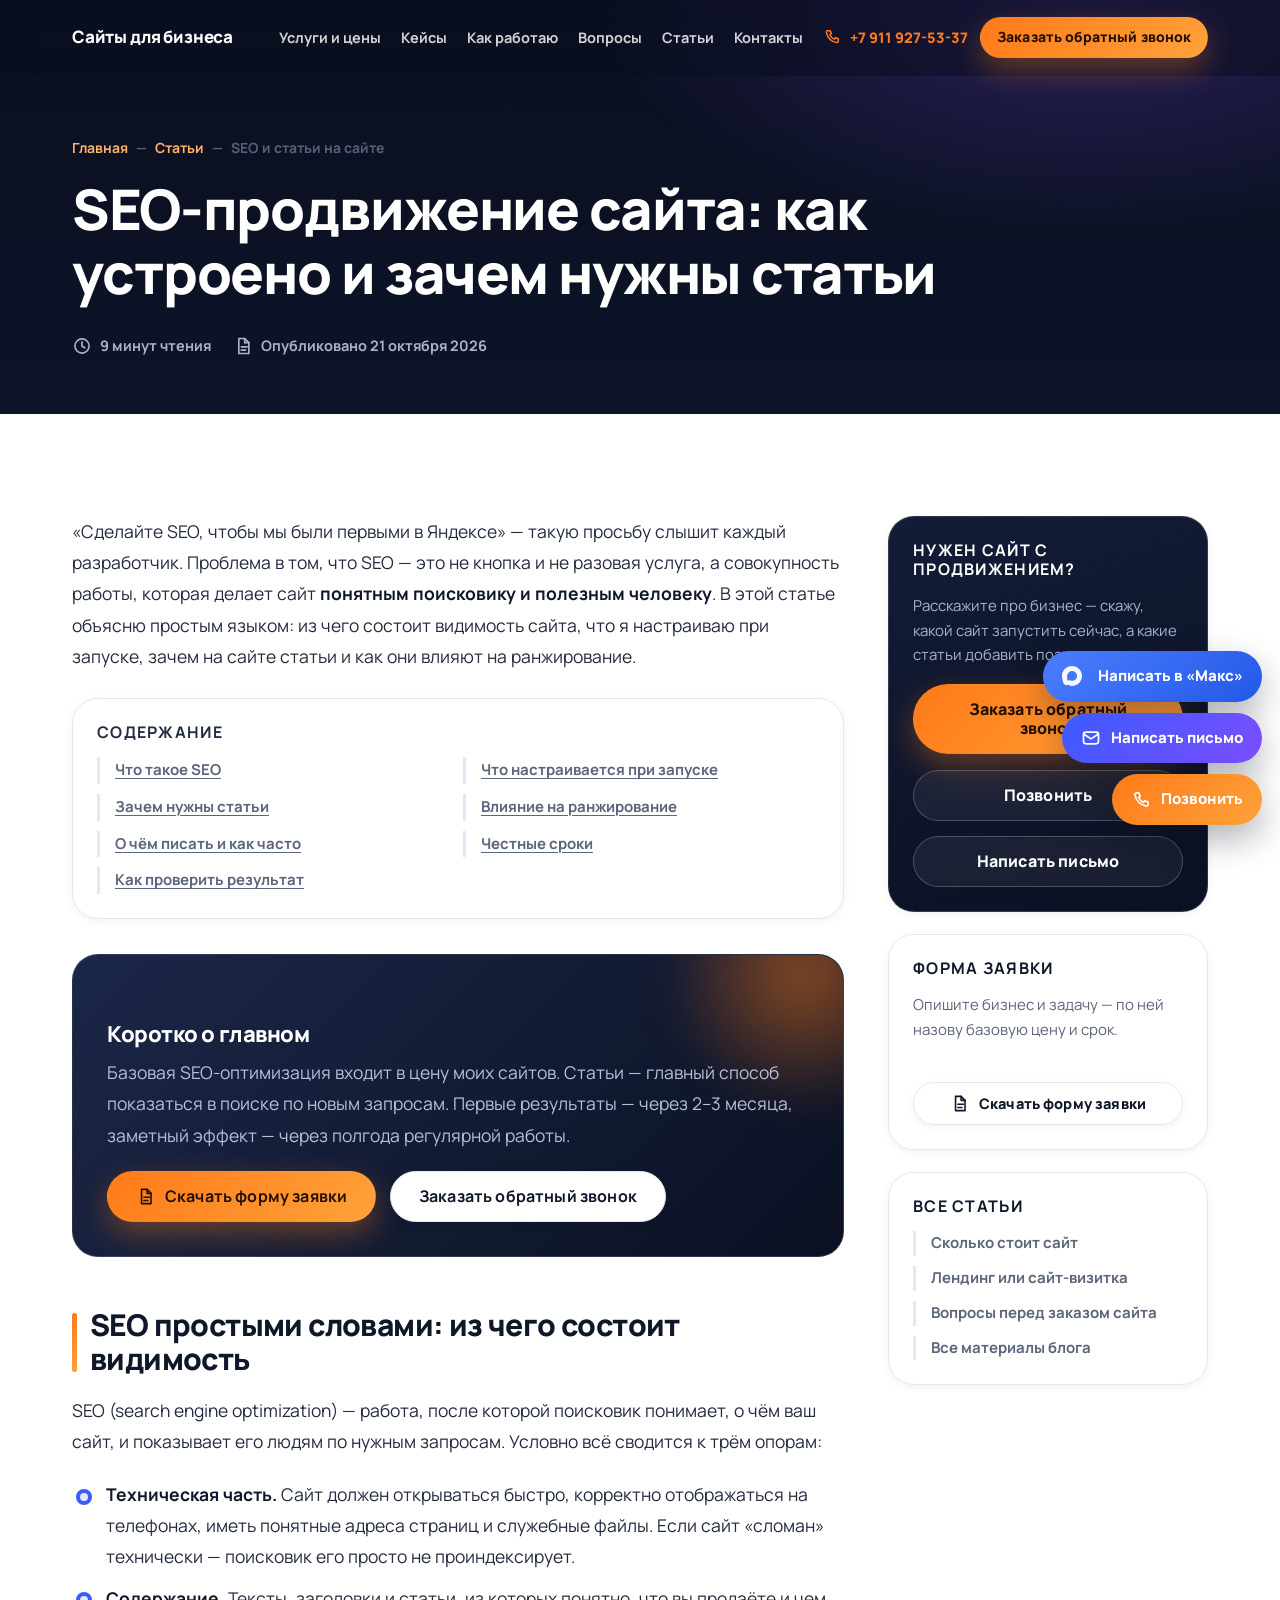
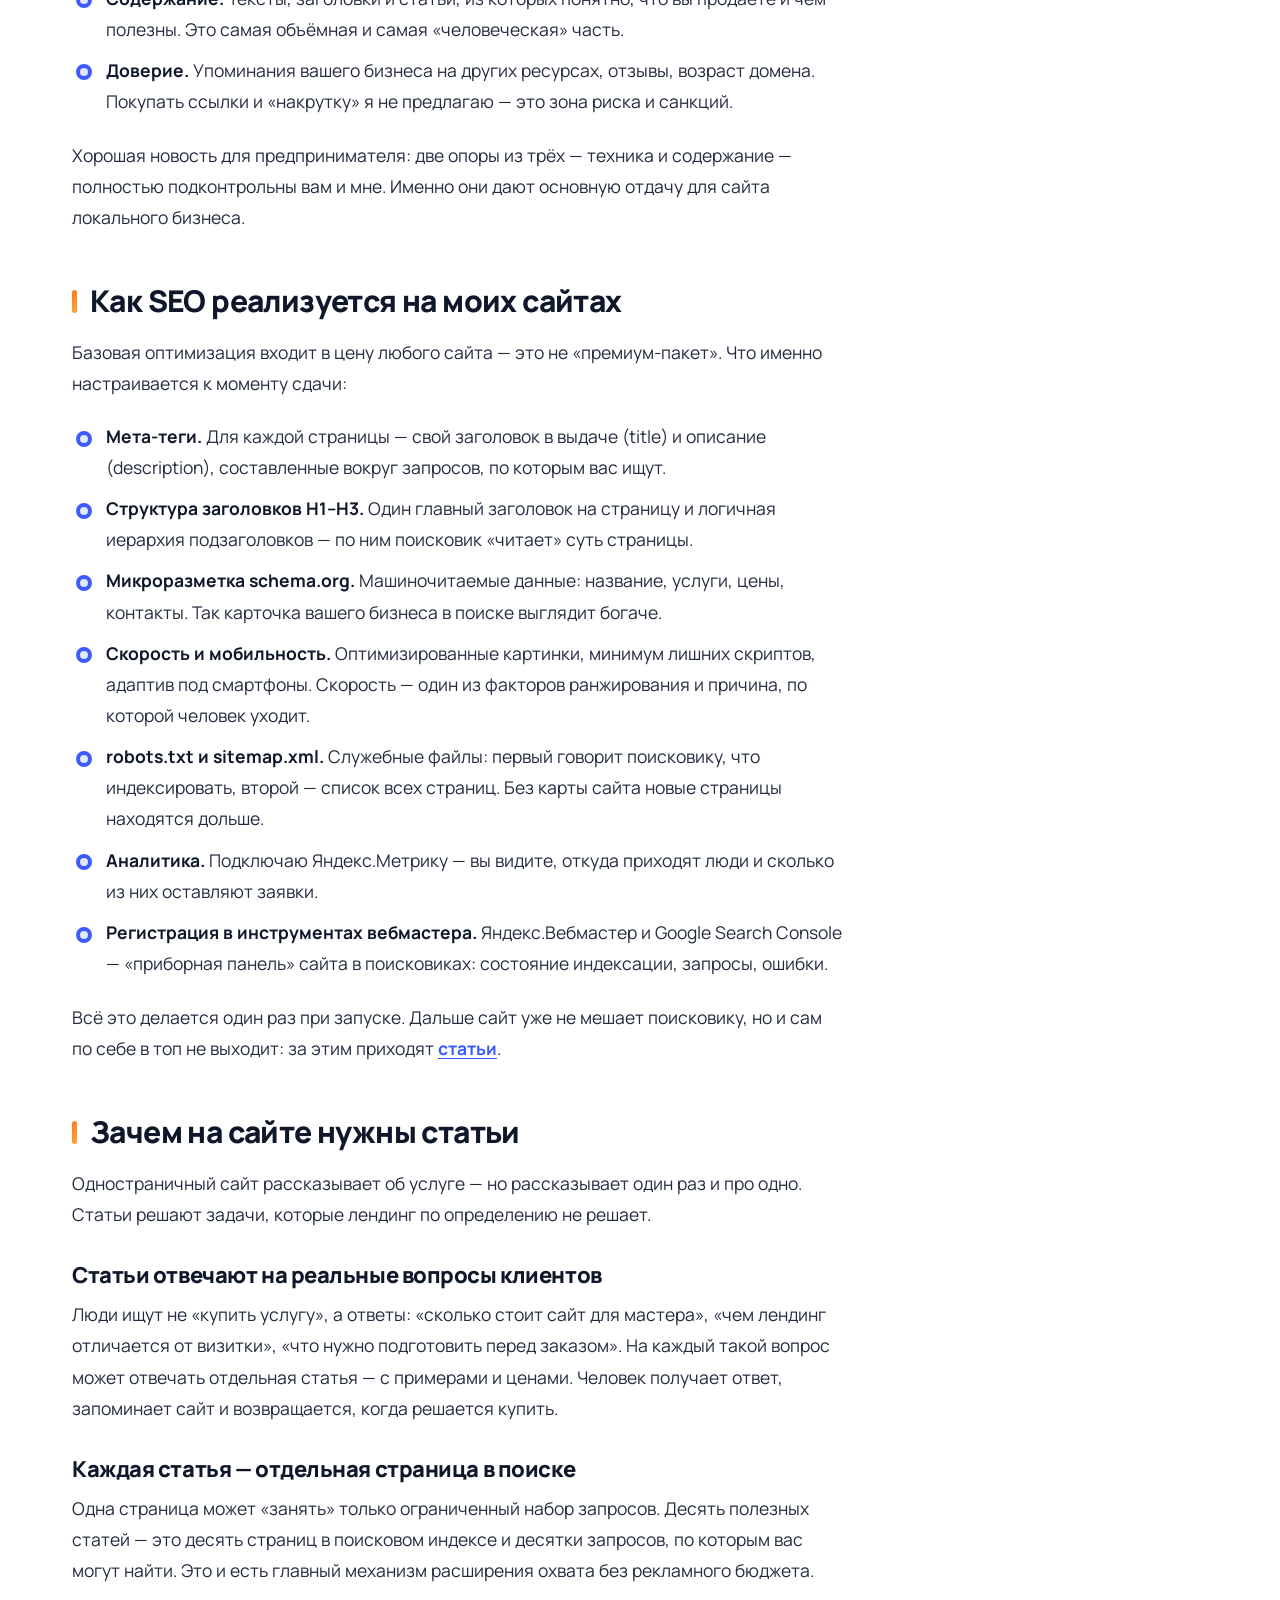
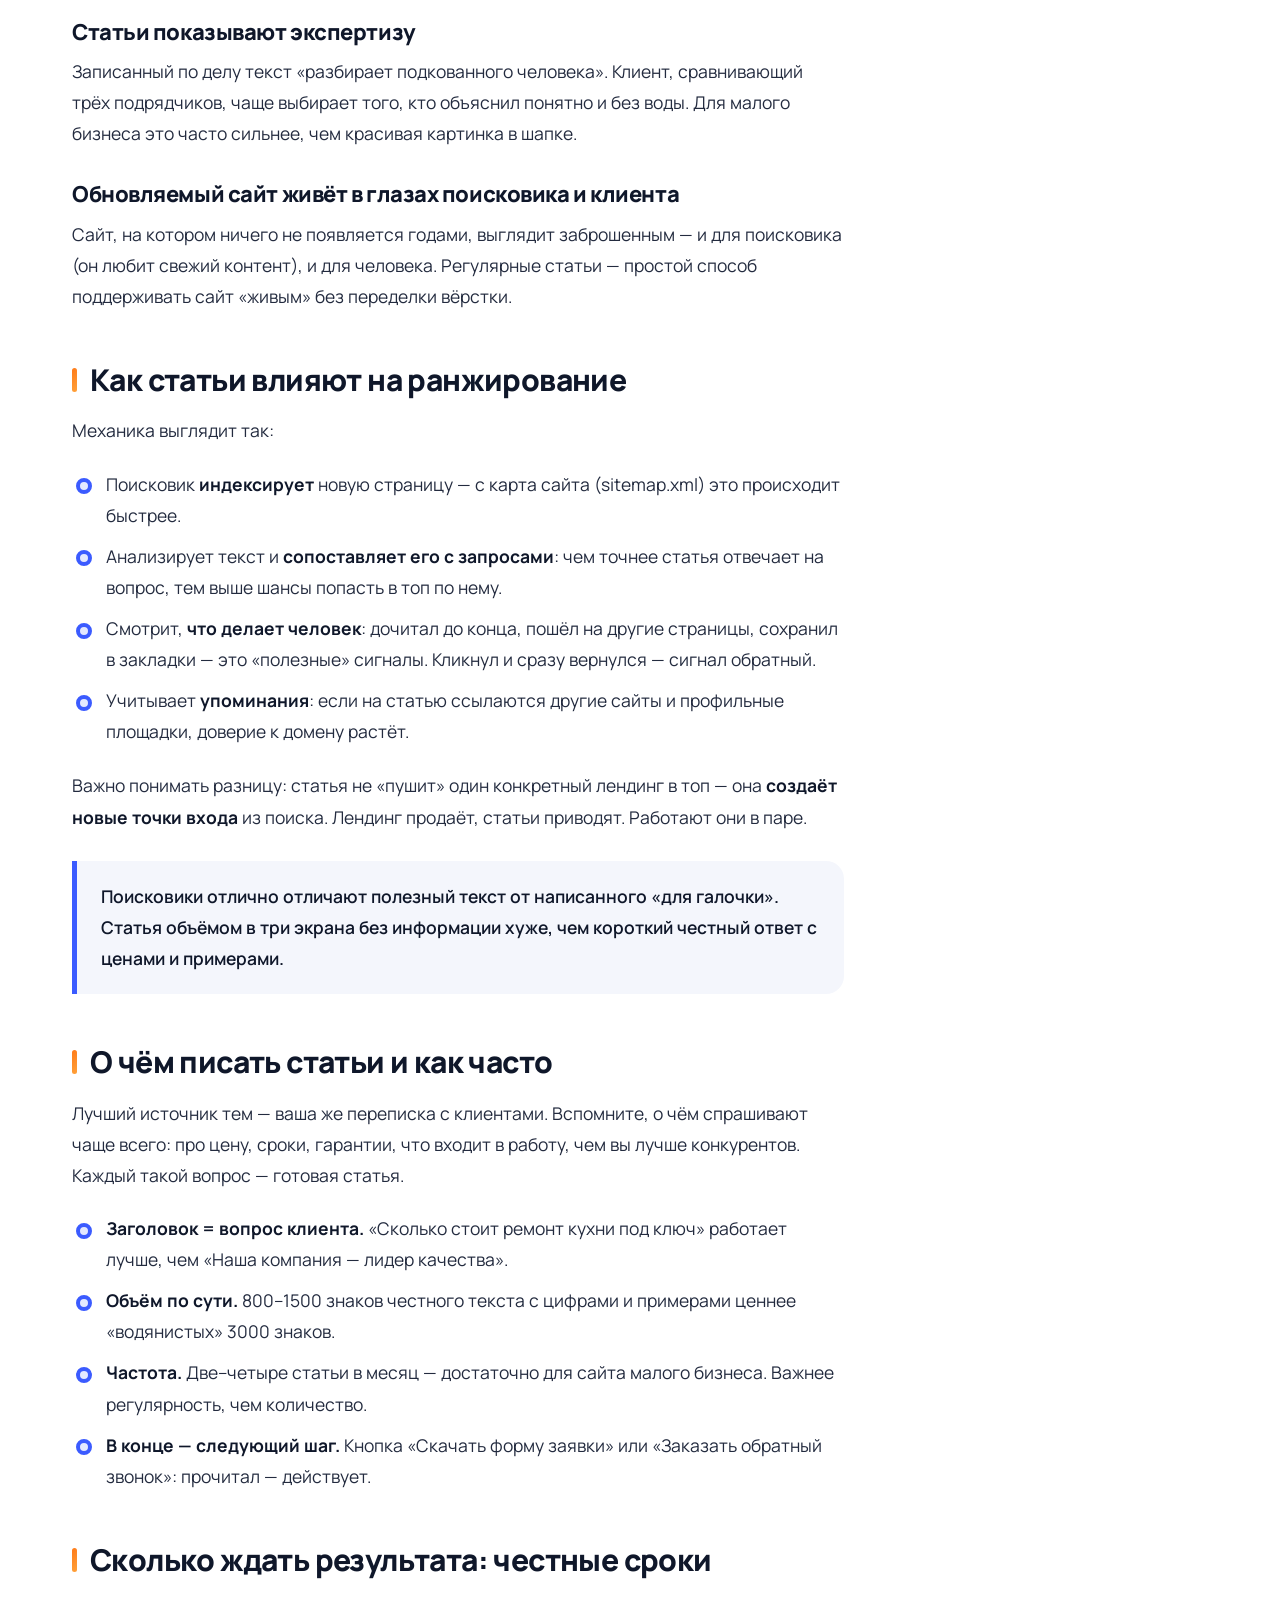
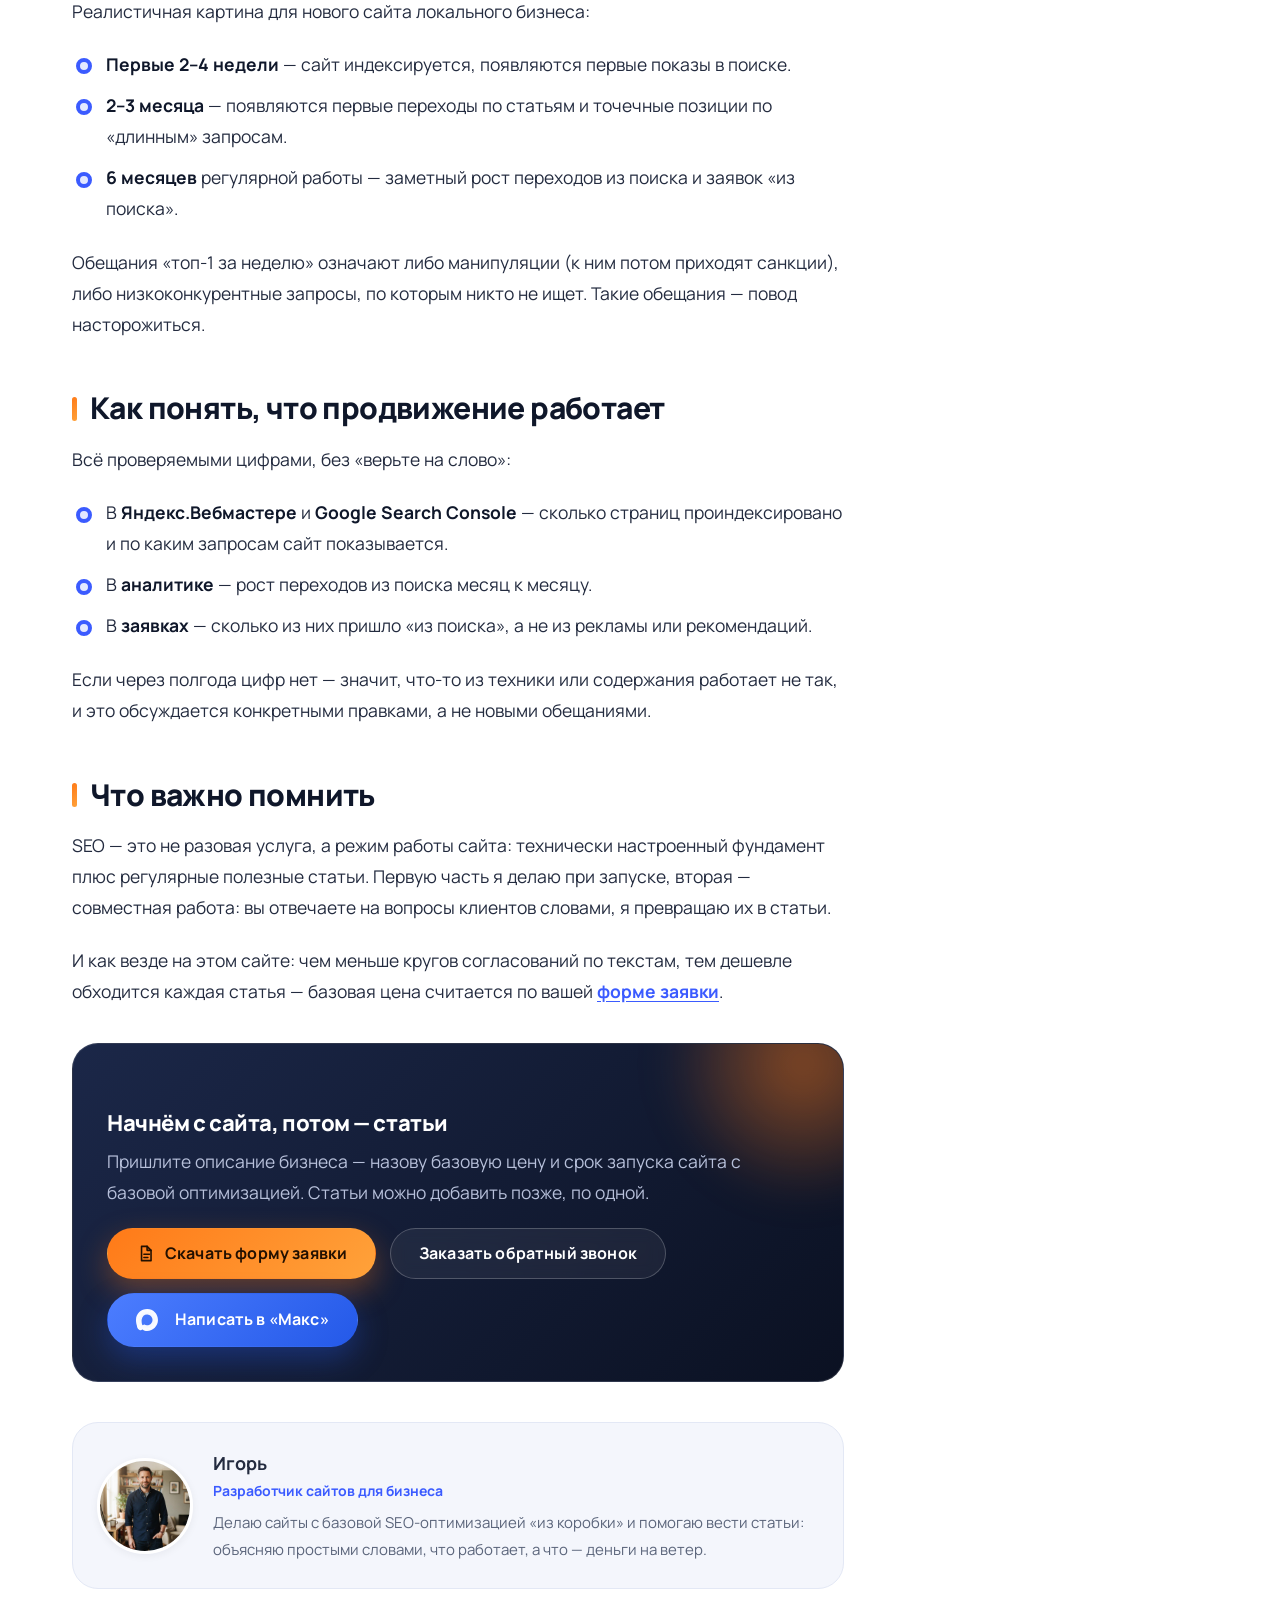
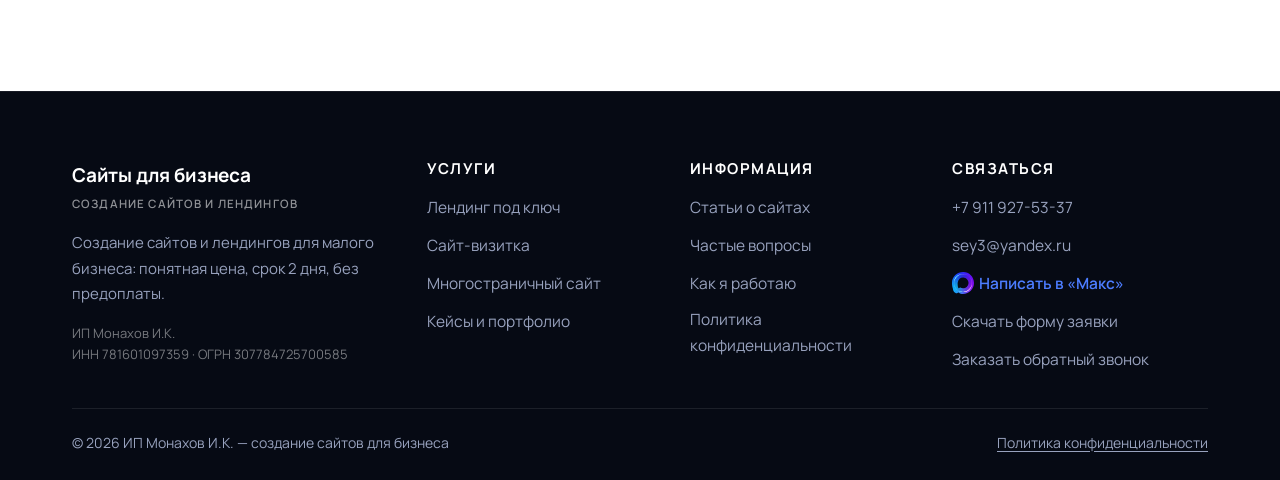
<file: articles/seo-stati-rozhirovanie.html>
<!DOCTYPE html>
<html lang="ru">
<head>
  <meta charset="UTF-8">
  <meta name="viewport" content="width=device-width, initial-scale=1.0">

  <title>SEO-продвижение сайта: как устроено и зачем нужны статьи</title>
  <meta name="description" content="Простыми словами о SEO: из чего состоит видимость сайта в поисковиках, что именно настраивается при запуске, зачем на сайте статьи и как они влияют на ранжирование. Реалистичные сроки и способы проверить результат.">
  <meta name="keywords" content="seo продвижение сайта простыми словами, зачем нужны статьи на сайте, как сайт попадает в поисковики, влияние статей на ранжирование, продвижение сайта в яндексе и google">
  <meta name="author" content="Игорь — создание сайтов для бизнеса">
  <meta name="robots" content="index, follow, max-image-preview:large">
  <meta name="theme-color" content="#0A0F1F">
  <link rel="canonical" href="https://system785.github.io/Pro-Landing-Site/articles/seo-stati-rozhirovanie.html">

  <meta property="og:type" content="article">
  <meta property="og:locale" content="ru_RU">
  <meta property="og:site_name" content="Игорь — сайты для бизнеса">
  <meta property="og:title" content="SEO-продвижение сайта: как устроено и зачем нужны статьи">
  <meta property="og:description" content="Из чего состоит видимость сайта в поисковиках, что настраивается при запуске и как статьи помогают ранжированию.">
  <meta property="og:image" content="https://system785.github.io/Pro-Landing-Site/img/banner-price.jpg">
  <meta property="og:url" content="https://system785.github.io/Pro-Landing-Site/articles/seo-stati-rozhirovanie.html">
  <meta property="article:published_time" content="2026-10-21">
  <meta name="twitter:card" content="summary_large_image">

  <link rel="icon" type="image/svg+xml" href="../img/favicon.svg">
  <link rel="preconnect" href="https://fonts.googleapis.com">
  <link rel="preconnect" href="https://fonts.gstatic.com" crossorigin>
  <link href="https://fonts.googleapis.com/css2?family=Manrope:wght@500;600;700;800&display=swap" rel="stylesheet">
  <link rel="stylesheet" href="../css/style.css">

  <script type="application/ld+json">
  {
    "@context": "https://schema.org",
    "@type": "Article",
    "headline": "SEO-продвижение сайта: как устроено и зачем нужны статьи",
    "description": "Простыми словами о SEO: составляющие видимости сайта, техническая настройка при запуске, роль статей в ранжировании и реалистичные сроки результата.",
    "inLanguage": "ru-RU",
    "datePublished": "2026-10-21",
    "dateModified": "2026-10-23",
    "author": {"@type": "Person", "name": "Игорь"},
    "mainEntityOfPage": {"@type": "WebPage", "@id": "https://system785.github.io/Pro-Landing-Site/articles/seo-stati-rozhirovanie.html"},
    "image": "https://system785.github.io/Pro-Landing-Site/img/banner-price.jpg"
  }
  </script>

  <script type="application/ld+json">
  {
    "@context": "https://schema.org",
    "@type": "BreadcrumbList",
    "itemListElement": [
      {"@type": "ListItem", "position": 1, "name": "Главная", "item": "https://system785.github.io/Pro-Landing-Site/"},
      {"@type": "ListItem", "position": 2, "name": "Статьи", "item": "https://system785.github.io/Pro-Landing-Site/articles.html"},
      {"@type": "ListItem", "position": 3, "name": "SEO и статьи на сайте", "item": "https://system785.github.io/Pro-Landing-Site/articles/seo-stati-rozhirovanie.html"}
    ]
  }
  </script>
</head>
<body>

  <svg xmlns="http://www.w3.org/2000/svg" style="display:none" aria-hidden="true">
    <symbol id="i-check" viewBox="0 0 24 24"><path d="M4 12.5l5 5L20 6.5"/></symbol>
    <symbol id="i-phone" viewBox="0 0 24 24"><path d="M6.6 3.5h3l1.5 4-2 1.5a12 12 0 0 0 5.9 5.9l1.5-2 4 1.5v3a2 2 0 0 1-2.2 2A17.5 17.5 0 0 1 4.6 5.7 2 2 0 0 1 6.6 3.5z"/></symbol>
    <symbol id="i-mail" viewBox="0 0 24 24"><rect x="3" y="5" width="18" height="14" rx="3"/><path d="M3.5 7.5L12 13l8.5-5.5"/></symbol>
    <symbol id="i-clock" viewBox="0 0 24 24"><circle cx="12" cy="12" r="8.5"/><path d="M12 7v5.2l3.4 2"/></symbol>
    <symbol id="i-shield" viewBox="0 0 24 24"><path d="M12 3l7 3v5.2c0 4.9-3.4 8.4-7 9.8-3.6-1.4-7-4.9-7-9.8V6z"/><path d="M8.6 12l2.3 2.3 4.5-4.6"/></symbol>
    <symbol id="i-arrow" viewBox="0 0 24 24"><path d="M5 12h13M13 6l6 6-6 6"/></symbol>
    <symbol id="i-doc" viewBox="0 0 24 24"><path d="M7 3h7l5 5v13H7z"/><path d="M14 3v5h5M10 13h7M10 17h5"/></symbol>
    <symbol id="i-chat" viewBox="0 0 24 24"><path d="M4 5.5h16v11H9.5L4.5 20.5V16.5H4z"/><path d="M8 10h8M8 13h5"/></symbol>
  </svg>

  <div class="scroll-progress" aria-hidden="true"></div>
  <a class="skip-link" href="#main">Перейти к содержанию</a>

  <header class="header is-scrolled">
    <div class="header__inner">
      <a class="header__brand" href="../index.html">Сайты для бизнеса</a>
      <nav class="nav" aria-label="Основная навигация">
        <a href="../index.html#services">Услуги и цены</a>
        <a href="../index.html#portfolio">Кейсы</a>
        <a href="../index.html#process">Как работаю</a>
        <a href="../index.html#faq">Вопросы</a>
        <a href="../articles.html" data-page>Статьи</a>
        <a href="../index.html#contacts">Контакты</a>
      </nav>
      <div class="header__actions">
        <a class="link-phone" href="tel:+79119275337">
          <svg class="icon" aria-hidden="true"><use href="#i-phone"/></svg>+7 911 927-53-37
        </a>
        <a class="btn btn--cta btn--sm" href="#form" data-modal-open>Заказать обратный звонок</a>
        <button class="burger" type="button" aria-label="Открыть меню" aria-expanded="false">
          <span></span><span></span><span></span>
        </button>
      </div>
    </div>
  </header>

  <div class="mobile-menu">
    <a class="m-link" href="../index.html">Главная</a>
    <a class="m-link" href="../index.html#services">Услуги и цены</a>
    <a class="m-link" href="../index.html#portfolio">Кейсы</a>
    <a class="m-link" href="../index.html#process">Как я работаю</a>
    <a class="m-link" href="../index.html#faq">Частые вопросы</a>
    <a class="m-link" href="../articles.html" data-page>Статьи</a>
    <a class="m-link" href="../index.html#contacts">Контакты</a>
    <div class="m-contacts">
      <a href="tel:+79119275337"><svg class="icon" aria-hidden="true"><use href="#i-phone"/></svg>+7 911 927-53-37</a>
      <a href="mailto:sey3@yandex.ru"><svg class="icon" aria-hidden="true"><use href="#i-mail"/></svg>sey3@yandex.ru</a>
      <a class="btn btn--cta" href="#form" data-modal-open>Заказать обратный звонок</a>
    </div>
  </div>

  <main id="main">

    <section class="page-head">
      <div class="container">
        <nav class="breadcrumbs" aria-label="Хлебные крошки">
          <a href="../index.html">Главная</a><span>—</span>
          <a href="../articles.html">Статьи</a><span>—</span>
          <span>SEO и статьи на сайте</span>
        </nav>
        <h1>SEO-продвижение сайта: как устроено и зачем нужны статьи</h1>
        <div class="page-head__meta">
          <span><svg class="icon" aria-hidden="true"><use href="#i-clock"/></svg> 9 минут чтения</span>
          <span><svg class="icon" aria-hidden="true"><use href="#i-doc"/></svg> Опубликовано 21 октября 2026</span>
        </div>
      </div>
    </section>

    <section class="section">
      <div class="container">
        <div class="article-wrap">

          <article class="prose">
            <p>
              «Сделайте SEO, чтобы мы были первыми в Яндексе» — такую просьбу слышит каждый разработчик.
              Проблема в том, что SEO — это не кнопка и не разовая услуга, а совокупность работы,
              которая делает сайт <strong>понятным поисковику и полезным человеку</strong>. В этой статье
              объясню простым языком: из чего состоит видимость сайта, что я настраиваю при запуске,
              зачем на сайте статьи и как они влияют на ранжирование.
            </p>

            <div class="aside-card toc-box">
              <h4>Содержание</h4>
              <nav class="toc" aria-label="Содержание статьи">
                <a href="#chto-takoe">Что такое SEO</a>
                <a href="#kak-ustroeno">Что настраивается при запуске</a>
                <a href="#zachem-stati">Зачем нужны статьи</a>
                <a href="#ranzhirovanie">Влияние на ранжирование</a>
                <a href="#o-chyom-pisat">О чём писать и как часто</a>
                <a href="#sroki">Честные сроки</a>
                <a href="#kontrol">Как проверить результат</a>
              </nav>
            </div>

            <div class="article-cta">
              <h3>Коротко о главном</h3>
              <p>Базовая SEO-оптимизация входит в цену моих сайтов. Статьи — главный способ
                показаться в поиске по новым запросам. Первые результаты — через 2–3 месяца,
                заметный эффект — через полгода регулярной работы.</p>
              <div class="btn-row">
                <a class="btn btn--cta" href="../files/forma-zayavki.docx" download>
                  <svg class="icon" aria-hidden="true"><use href="#i-doc"/></svg> Скачать форму заявки
                </a>
                <a class="btn btn--outline" href="#form" data-modal-open>Заказать обратный звонок</a>
              </div>
            </div>

            <h2 id="chto-takoe">SEO простыми словами: из чего состоит видимость</h2>
            <p>
              SEO (search engine optimization) — работа, после которой поисковик понимает, о чём ваш сайт,
              и показывает его людям по нужным запросам. Условно всё сводится к трём опорам:
            </p>
            <ul>
              <li><strong>Техническая часть.</strong> Сайт должен открываться быстро, корректно отображаться на телефонах, иметь понятные адреса страниц и служебные файлы. Если сайт «сломан» технически — поисковик его просто не проиндексирует.</li>
              <li><strong>Содержание.</strong> Тексты, заголовки и статьи, из которых понятно, что вы продаёте и чем полезны. Это самая объёмная и самая «человеческая» часть.</li>
              <li><strong>Доверие.</strong> Упоминания вашего бизнеса на других ресурсах, отзывы, возраст домена. Покупать ссылки и «накрутку» я не предлагаю — это зона риска и санкций.</li>
            </ul>
            <p>
              Хорошая новость для предпринимателя: две опоры из трёх — техника и содержание —
              полностью подконтрольны вам и мне. Именно они дают основную отдачу для сайта
              локального бизнеса.
            </p>

            <h2 id="kak-ustroeno">Как SEO реализуется на моих сайтах</h2>
            <p>
              Базовая оптимизация входит в цену любого сайта — это не «премиум-пакет». Что именно
              настраивается к моменту сдачи:
            </p>
            <ul>
              <li><strong>Мета-теги.</strong> Для каждой страницы — свой заголовок в выдаче (title) и описание (description), составленные вокруг запросов, по которым вас ищут.</li>
              <li><strong>Структура заголовков H1–H3.</strong> Один главный заголовок на страницу и логичная иерархия подзаголовков — по ним поисковик «читает» суть страницы.</li>
              <li><strong>Микроразметка schema.org.</strong> Машиночитаемые данные: название, услуги, цены, контакты. Так карточка вашего бизнеса в поиске выглядит богаче.</li>
              <li><strong>Скорость и мобильность.</strong> Оптимизированные картинки, минимум лишних скриптов, адаптив под смартфоны. Скорость — один из факторов ранжирования и причина, по которой человек уходит.</li>
              <li><strong>robots.txt и sitemap.xml.</strong> Служебные файлы: первый говорит поисковику, что индексировать, второй — список всех страниц. Без карты сайта новые страницы находятся дольше.</li>
              <li><strong>Аналитика.</strong> Подключаю Яндекс.Метрику — вы видите, откуда приходят люди и сколько из них оставляют заявки.</li>
              <li><strong>Регистрация в инструментах вебмастера.</strong> Яндекс.Вебмастер и Google Search Console — «приборная панель» сайта в поисковиках: состояние индексации, запросы, ошибки.</li>
            </ul>
            <p>
              Всё это делается один раз при запуске. Дальше сайт уже не мешает поисковику, но и
              сам по себе в топ не выходит: за этим приходят <a href="#zachem-stati">статьи</a>.
            </p>

            <h2 id="zachem-stati">Зачем на сайте нужны статьи</h2>
            <p>
              Одностраничный сайт рассказывает об услуге — но рассказывает один раз и про одно.
              Статьи решают задачи, которые лендинг по определению не решает.
            </p>

            <h3 id="zachem-1">Статьи отвечают на реальные вопросы клиентов</h3>
            <p>
              Люди ищут не «купить услугу», а ответы: «сколько стоит сайт для мастера», «чем лендинг
              отличается от визитки», «что нужно подготовить перед заказом». На каждый такой вопрос
              может отвечать отдельная статья — с примерами и ценами. Человек получает ответ,
              запоминает сайт и возвращается, когда решается купить.
            </p>

            <h3 id="zachem-2">Каждая статья — отдельная страница в поиске</h3>
            <p>
              Одна страница может «занять» только ограниченный набор запросов. Десять полезных статей —
              это десять страниц в поисковом индексе и десятки запросов, по которым вас могут найти.
              Это и есть главный механизм расширения охвата без рекламного бюджета.
            </p>

            <h3 id="zachem-3">Статьи показывают экспертизу</h3>
            <p>
              Записанный по делу текст «разбирает подкованного человека». Клиент, сравнивающий трёх
              подрядчиков, чаще выбирает того, кто объяснил понятно и без воды. Для малого бизнеса
              это часто сильнее, чем красивая картинка в шапке.
            </p>

            <h3 id="zachem-4">Обновляемый сайт живёт в глазах поисковика и клиента</h3>
            <p>
              Сайт, на котором ничего не появляется годами, выглядит заброшенным — и для поисковика
              (он любит свежий контент), и для человека. Регулярные статьи — простой способ
              поддерживать сайт «живым» без переделки вёрстки.
            </p>

            <h2 id="ranzhirovanie">Как статьи влияют на ранжирование</h2>
            <p>
              Механика выглядит так:
            </p>
            <ul>
              <li>Поисковик <strong>индексирует</strong> новую страницу — с карта сайта (sitemap.xml) это происходит быстрее.</li>
              <li>Анализирует текст и <strong>сопоставляет его с запросами</strong>: чем точнее статья отвечает на вопрос, тем выше шансы попасть в топ по нему.</li>
              <li>Смотрит, <strong>что делает человек</strong>: дочитал до конца, пошёл на другие страницы, сохранил в закладки — это «полезные» сигналы. Кликнул и сразу вернулся — сигнал обратный.</li>
              <li>Учитывает <strong>упоминания</strong>: если на статью ссылаются другие сайты и профильные площадки, доверие к домену растёт.</li>
            </ul>
            <p>
              Важно понимать разницу: статья не «пушит» один конкретный лендинг в топ — она
              <strong>создаёт новые точки входа</strong> из поиска. Лендинг продаёт, статьи приводят.
              Работают они в паре.
            </p>
            <blockquote>
              Поисковики отлично отличают полезный текст от написанного «для галочки». Статья
              объёмом в три экрана без информации хуже, чем короткий честный ответ с ценами и примерами.
            </blockquote>

            <h2 id="o-chyom-pisat">О чём писать статьи и как часто</h2>
            <p>
              Лучший источник тем — ваша же переписка с клиентами. Вспомните, о чём спрашивают
              чаще всего: про цену, сроки, гарантии, что входит в работу, чем вы лучше конкурентов.
              Каждый такой вопрос — готовая статья.
            </p>
            <ul>
              <li><strong>Заголовок = вопрос клиента.</strong> «Сколько стоит ремонт кухни под ключ» работает лучше, чем «Наша компания — лидер качества».</li>
              <li><strong>Объём по сути.</strong> 800–1500 знаков честного текста с цифрами и примерами ценнее «водянистых» 3000 знаков.</li>
              <li><strong>Частота.</strong> Две–четыре статьи в месяц — достаточно для сайта малого бизнеса. Важнее регулярность, чем количество.</li>
              <li><strong>В конце — следующий шаг.</strong> Кнопка «Скачать форму заявки» или «Заказать обратный звонок»: прочитал — действует.</li>
            </ul>

            <h2 id="sroki">Сколько ждать результата: честные сроки</h2>
            <p>
              Реалистичная картина для нового сайта локального бизнеса:
            </p>
            <ul>
              <li><strong>Первые 2–4 недели</strong> — сайт индексируется, появляются первые показы в поиске.</li>
              <li><strong>2–3 месяца</strong> — появляются первые переходы по статьям и точечные позиции по «длинным» запросам.</li>
              <li><strong>6 месяцев</strong> регулярной работы — заметный рост переходов из поиска и заявок «из поиска».</li>
            </ul>
            <p>
              Обещания «топ-1 за неделю» означают либо манипуляции (к ним потом приходят санкции),
              либо низкоконкурентные запросы, по которым никто не ищет. Такие обещания — повод
              насторожиться.
            </p>

            <h2 id="kontrol">Как понять, что продвижение работает</h2>
            <p>
              Всё проверяемыми цифрами, без «верьте на слово»:
            </p>
            <ul>
              <li>В <strong>Яндекс.Вебмастере</strong> и <strong>Google Search Console</strong> — сколько страниц проиндексировано и по каким запросам сайт показывается.</li>
              <li>В <strong>аналитике</strong> — рост переходов из поиска месяц к месяцу.</li>
              <li>В <strong>заявках</strong> — сколько из них пришло «из поиска», а не из рекламы или рекомендаций.</li>
            </ul>
            <p>
              Если через полгода цифр нет — значит, что-то из техники или содержания работает не так,
              и это обсуждается конкретными правками, а не новыми обещаниями.
            </p>

            <h2 id="vyvod">Что важно помнить</h2>
            <p>
              SEO — это не разовая услуга, а режим работы сайта: технически настроенный фундамент
              плюс регулярные полезные статьи. Первую часть я делаю при запуске, вторая —
              совместная работа: вы отвечаете на вопросы клиентов словами, я превращаю их в статьи.
            </p>
            <p>
              И как везде на этом сайте: чем меньше кругов согласований по текстам, тем дешевле
              обходится каждая статья — базовая цена считается по вашей
              <a href="../files/forma-zayavki.docx" download>форме заявки</a>.
            </p>

            <div class="article-cta">
              <h3>Начнём с сайта, потом — статьи</h3>
              <p>Пришлите описание бизнеса — назову базовую цену и срок запуска сайта с базовой оптимизацией.
                Статьи можно добавить позже, по одной.</p>
              <div class="btn-row">
                <a class="btn btn--cta" href="../files/forma-zayavki.docx" download>
                  <svg class="icon" aria-hidden="true"><use href="#i-doc"/></svg> Скачать форму заявки
                </a>
                <a class="btn btn--ghost" href="#form" data-modal-open>Заказать обратный звонок</a>
                <a class="btn btn--max" href="https://web.max.ru/79119275337" target="_blank" rel="noopener">
                  <img class="max-logo" src="../img/max-logo.svg" alt="" width="22" height="22"> Написать в «Макс»
                </a>
              </div>
            </div>

            <div class="author-box">
              <img src="../img/portrait.jpg" width="96" height="96" loading="lazy" alt="Портрет автора статьи — Игорь">
              <div>
                <b>Игорь</b>
                <span>Разработчик сайтов для бизнеса</span>
                <p>Делаю сайты с базовой SEO-оптимизацией «из коробки» и помогаю вести статьи:
                  объясняю простыми словами, что работает, а что — деньги на ветер.</p>
              </div>
            </div>
          </article>

          <aside class="aside">
            <div class="aside-card aside-card--dark">
              <h4>Нужен сайт с продвижением?</h4>
              <p>Расскажите про бизнес — скажу, какой сайт запустить сейчас, а какие статьи добавить позже.</p>
              <div class="form-grid" style="margin-top:16px">
                <a class="btn btn--cta btn--block" href="#form" data-modal-open>Заказать обратный звонок</a>
                <a class="btn btn--ghost btn--block" href="tel:+79119275337">Позвонить</a>
                <a class="btn btn--ghost btn--block" href="mailto:sey3@yandex.ru">Написать письмо</a>
              </div>
            </div>

            <div class="aside-card">
              <h4>Форма заявки</h4>
              <p style="color:var(--muted); font-size:15px">Опишите бизнес и задачу — по ней назову базовую цену и срок.</p>
              <a class="btn btn--outline btn--block btn--sm mt-24" href="../files/forma-zayavki.docx" download>
                <svg class="icon" aria-hidden="true"><use href="#i-doc"/></svg> Скачать форму заявки
              </a>
            </div>

            

            <div class="aside-card">
              <h4>Все статьи</h4>
              <nav class="toc" aria-label="Другие статьи">
                <a href="skolko-stoit-sayt-yandex-direct.html">Сколько стоит сайт</a>
                <a href="lending-ili-sayt-vizitka.html">Лендинг или сайт-визитка</a>
                <a href="voprosy-pered-zakazom-sayta.html">Вопросы перед заказом сайта</a>
                <a href="../articles.html">Все материалы блога</a>
              </nav>
            </div>
          </aside>
        </div>
      </div>
    </section>
  </main>

  <footer class="footer">
    <div class="container">
      <div class="footer__grid">
        <div>
          <div class="footer__brand">
            <b>Сайты для бизнеса</b>
            <span>создание сайтов и лендингов</span>
          </div>
          <p class="footer__about">
            Создание сайтов и лендингов для малого бизнеса: понятная цена,
            срок 2 дня, без предоплаты.
          </p>
          <p class="footer__legal">
            ИП Монахов И.К.<br>
            ИНН 781601097359 · ОГРН 307784725700585
          </p>
        </div>
        <div>
          <h4>Услуги</h4>
          <ul>
            <li><a href="../index.html#services">Лендинг под ключ</a></li>
            <li><a href="../index.html#services">Сайт-визитка</a></li>
            <li><a href="../index.html#services">Многостраничный сайт</a></li>
            <li><a href="../index.html#portfolio">Кейсы и портфолио</a></li>
          </ul>
        </div>
        <div>
          <h4>Информация</h4>
          <ul>
            <li><a href="../articles.html">Статьи о сайтах</a></li>
            <li><a href="../index.html#faq">Частые вопросы</a></li>
            <li><a href="../index.html#process">Как я работаю</a></li>
            <li><a href="../privacy.html">Политика конфиденциальности</a></li>
          </ul>
        </div>
        <div>
          <h4>Связаться</h4>
          <ul>
            <li><a href="tel:+79119275337">+7 911 927-53-37</a></li>
            <li><a href="mailto:sey3@yandex.ru">sey3@yandex.ru</a></li>
            <li><a class="link-max" href="https://web.max.ru/79119275337" target="_blank" rel="noopener"><img class="max-logo" src="../img/max-logo.svg" alt="" width="22" height="22">Написать в «Макс»</a></li>
            <li><a href="../files/forma-zayavki.docx" download>Скачать форму заявки</a></li>
            <li><a href="#form" data-modal-open>Заказать обратный звонок</a></li>
          </ul>
        </div>
      </div>
      <div class="footer__bottom">
        <span>© <span data-year>2026</span> ИП Монахов И.К. — создание сайтов для бизнеса</span>
        <span><a href="../privacy.html">Политика конфиденциальности</a></span>
      </div>
    </div>
  </footer>

  <div class="fab">
    <a class="fab__wa" href="https://web.max.ru/79119275337" target="_blank" rel="noopener"
       aria-label="Написать в «Макс»">
      <img class="max-logo" src="../img/max-logo.svg" alt="" width="22" height="22"><span class="fab__label">Написать в «Макс»</span>
    </a>
    <a class="fab__mail" href="mailto:sey3@yandex.ru" aria-label="Написать письмо">
      <svg class="icon" aria-hidden="true"><use href="#i-mail"/></svg><span class="fab__label">Написать письмо</span>
    </a>
    <a class="fab__call" href="tel:+79119275337" aria-label="Позвонить">
      <svg class="icon" aria-hidden="true"><use href="#i-phone"/></svg><span class="fab__label">Позвонить</span>
    </a>
    <button class="fab__top" type="button" aria-label="Наверх">
      <svg class="icon" aria-hidden="true" style="transform:rotate(-90deg)"><use href="#i-arrow"/></svg>
    </button>
  </div>

  <div class="modal" role="dialog" aria-modal="true" aria-labelledby="modal-title">
    <div class="modal__card">
      <button class="modal__close" type="button" aria-label="Закрыть" data-modal-close>&times;</button>
      <div class="modal__head">
        <h3 id="modal-title">Заказать обратный звонок</h3>
        <p>Оставьте контакты — вернусь с расчётом цены и срока в течение 30 минут.</p>
      </div>
      <form data-lead-form novalidate>
        <div class="form-grid">
          <div class="field">
            <label for="m-name">Как вас зовут *</label>
            <input type="text" id="m-name" name="name" placeholder="Например: Игорь" required autocomplete="name">
            <span class="field__error">Пожалуйста, укажите имя</span>
          </div>
          <div class="field">
            <label for="m-phone">Телефон *</label>
            <input type="tel" id="m-phone" name="phone" placeholder="+7 (___) ___-__-__" required autocomplete="tel">
            <span class="field__error">Укажите телефон не короче 10 цифр</span>
          </div>
          <div class="field">
            <label for="m-task">Что нужно сделать</label>
            <textarea id="m-task" name="task" placeholder="Например: лендинг под рекламу ремонт квартир"></textarea>
          </div>
        </div>
        <button class="btn btn--cta btn--block btn--lg mt-24" type="submit">
          Заказать обратный звонок <svg class="icon" aria-hidden="true"><use href="#i-arrow"/></svg>
        </button>
        <p class="form-note">Нажимая кнопку, вы соглашаетесь с <a href="../privacy.html">политикой конфиденциальности</a>.</p>
        <div class="form-success" role="status">
          <i><svg class="icon" aria-hidden="true"><use href="#i-check"/></svg></i>
          <h4>Письмо сформировано!</h4>
          <p>Письмо открылось в почтовом клиенте. Если нет — напишите на sey3@yandex.ru или позвоните: +7 911 927-53-37.</p>
          <div class="btn-row center mt-24">
            <a class="btn btn--outline btn--sm" href="tel:+79119275337">Позвонить</a>
            <a class="btn btn--max btn--sm" href="https://web.max.ru/79119275337" target="_blank" rel="noopener"><img class="max-logo" src="../img/max-logo.svg" alt="" width="22" height="22">Написать в «Макс»</a>
          </div>
        </div>
      </form>
    </div>
  </div>

  <script src="../js/main.js" defer></script>
</body>
</html>
</file>
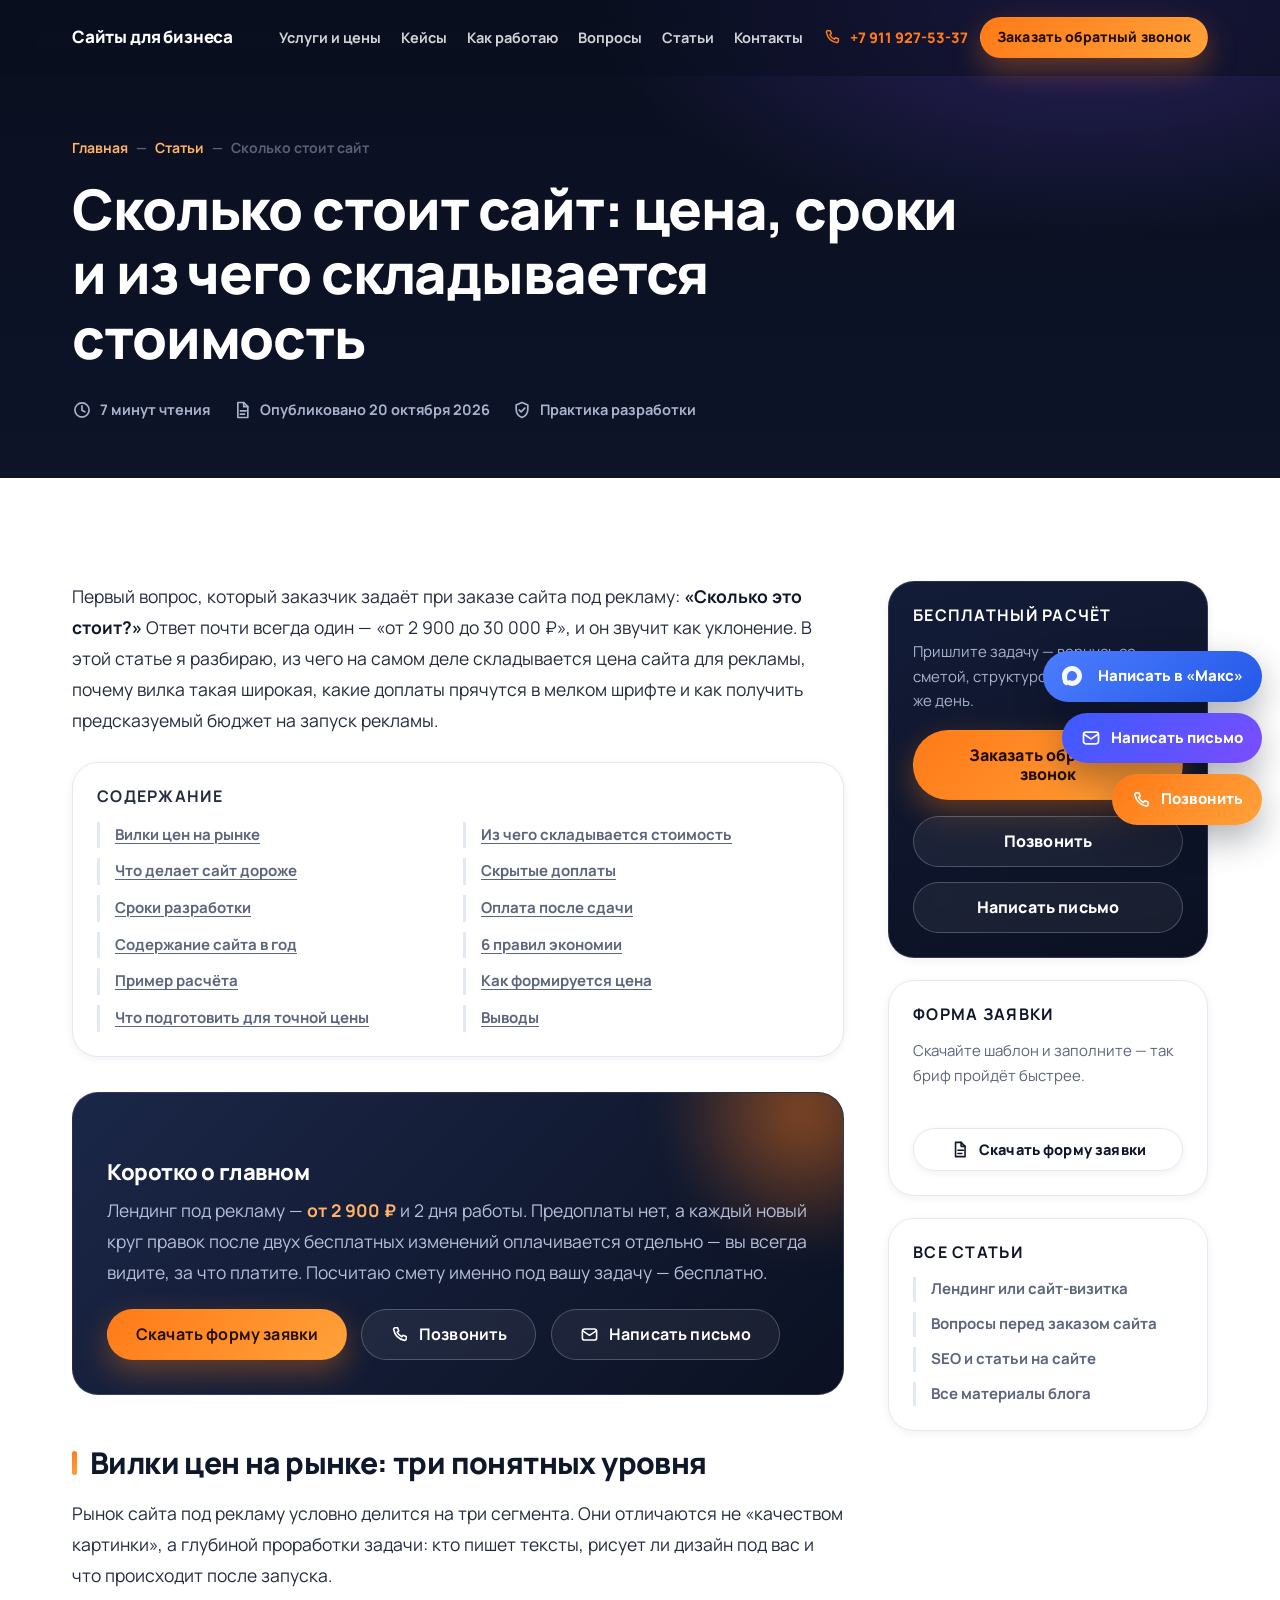
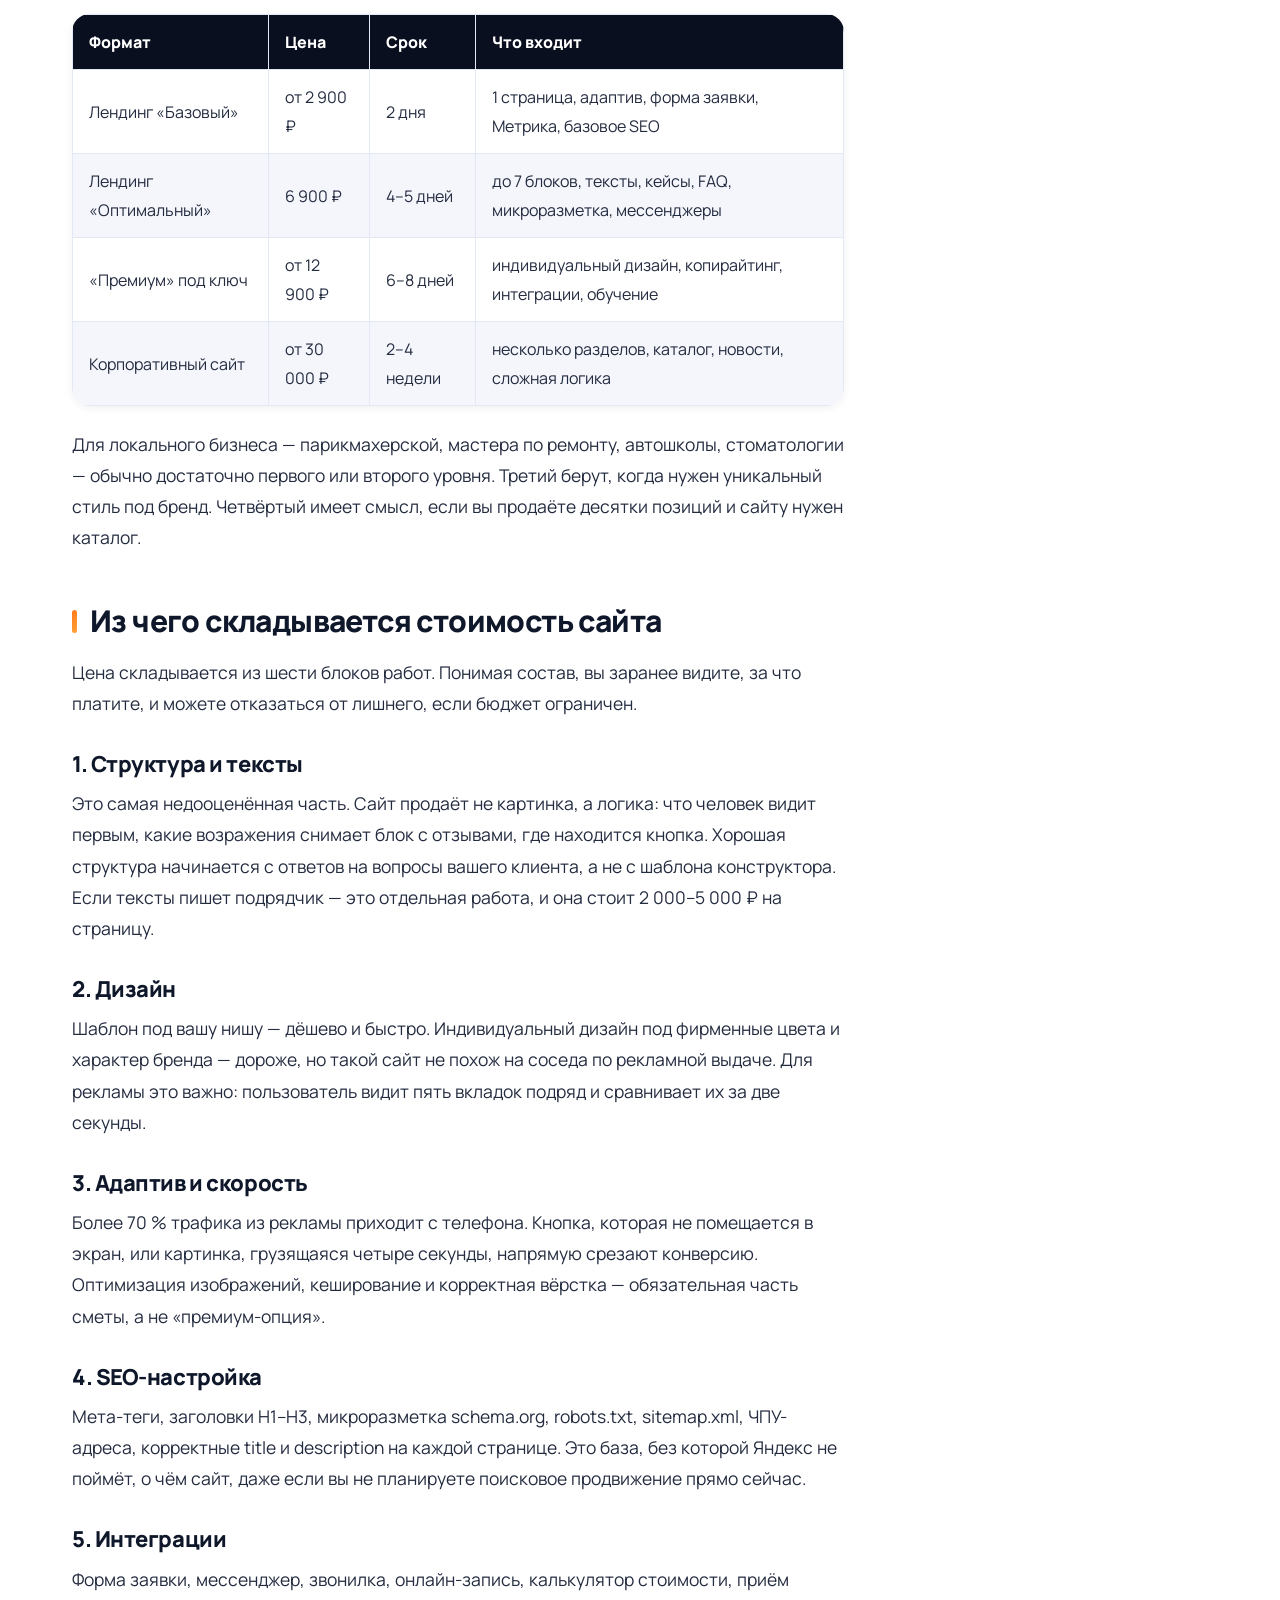
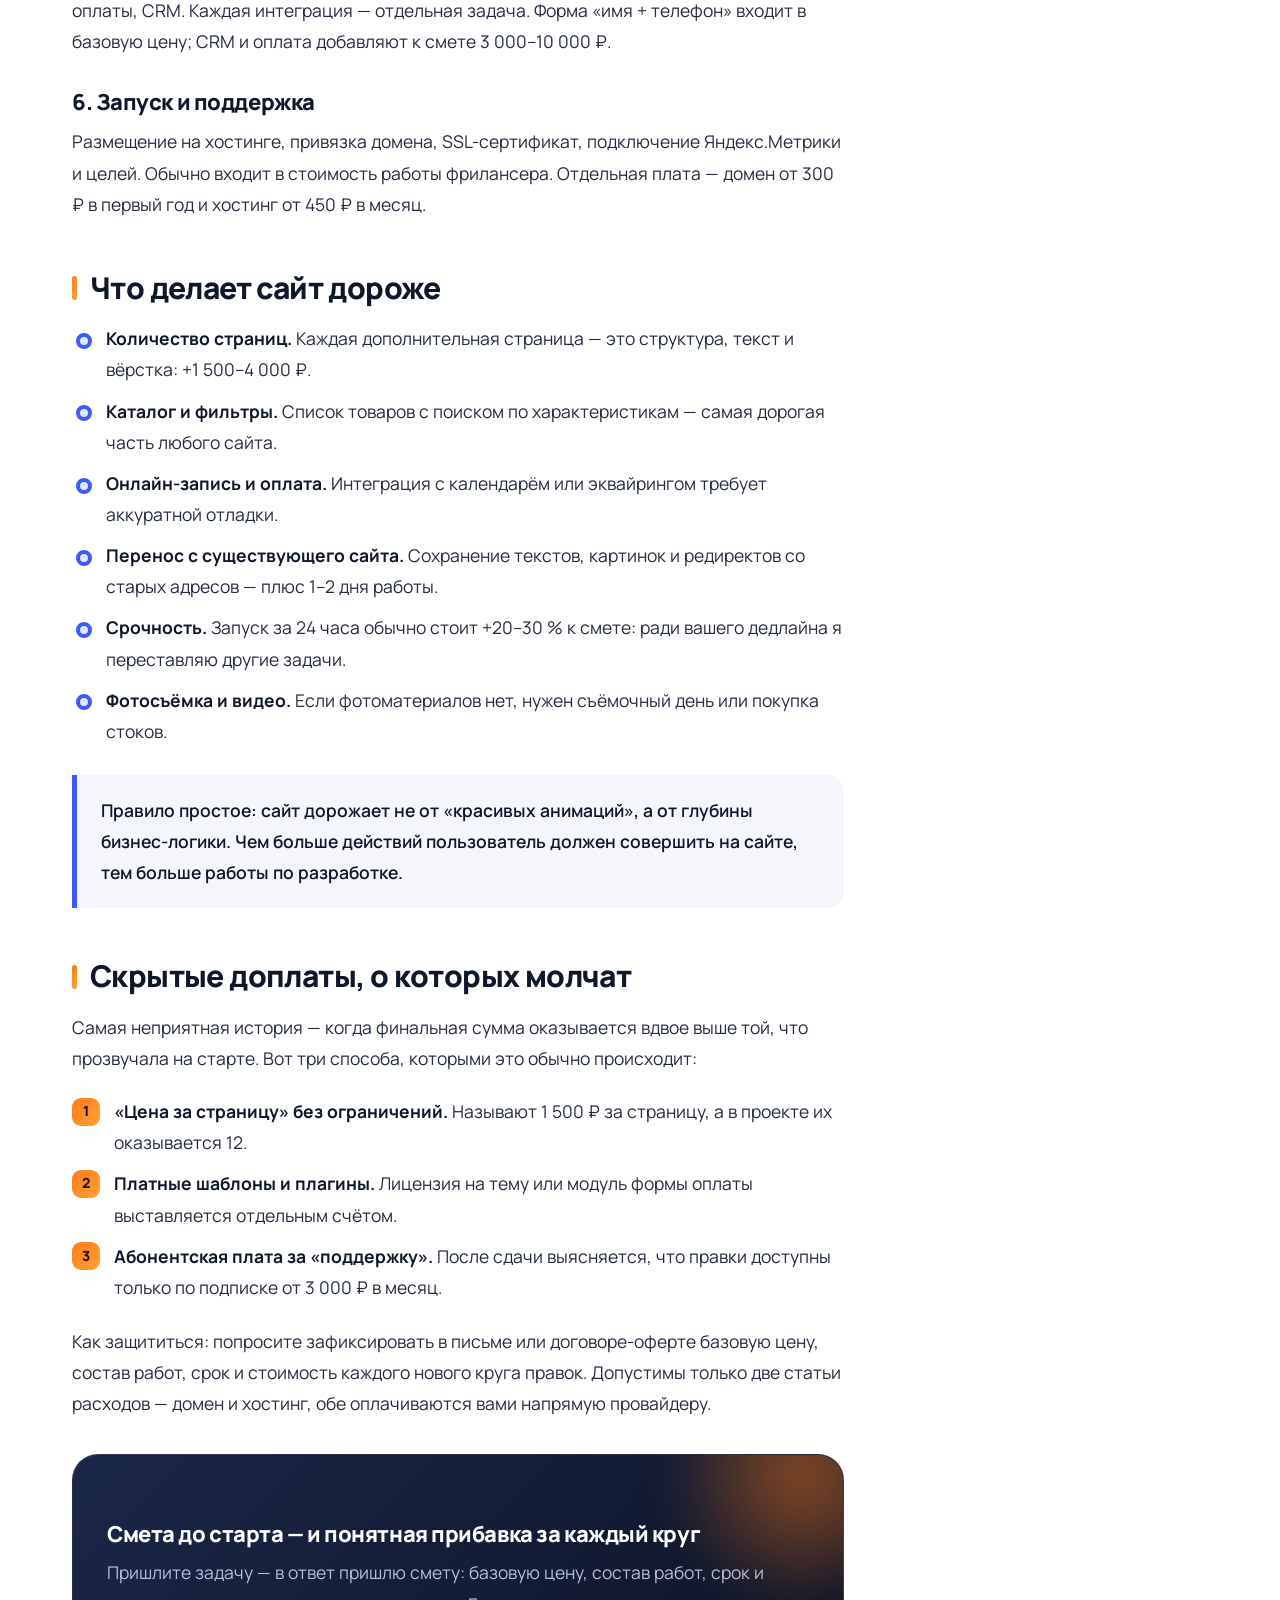
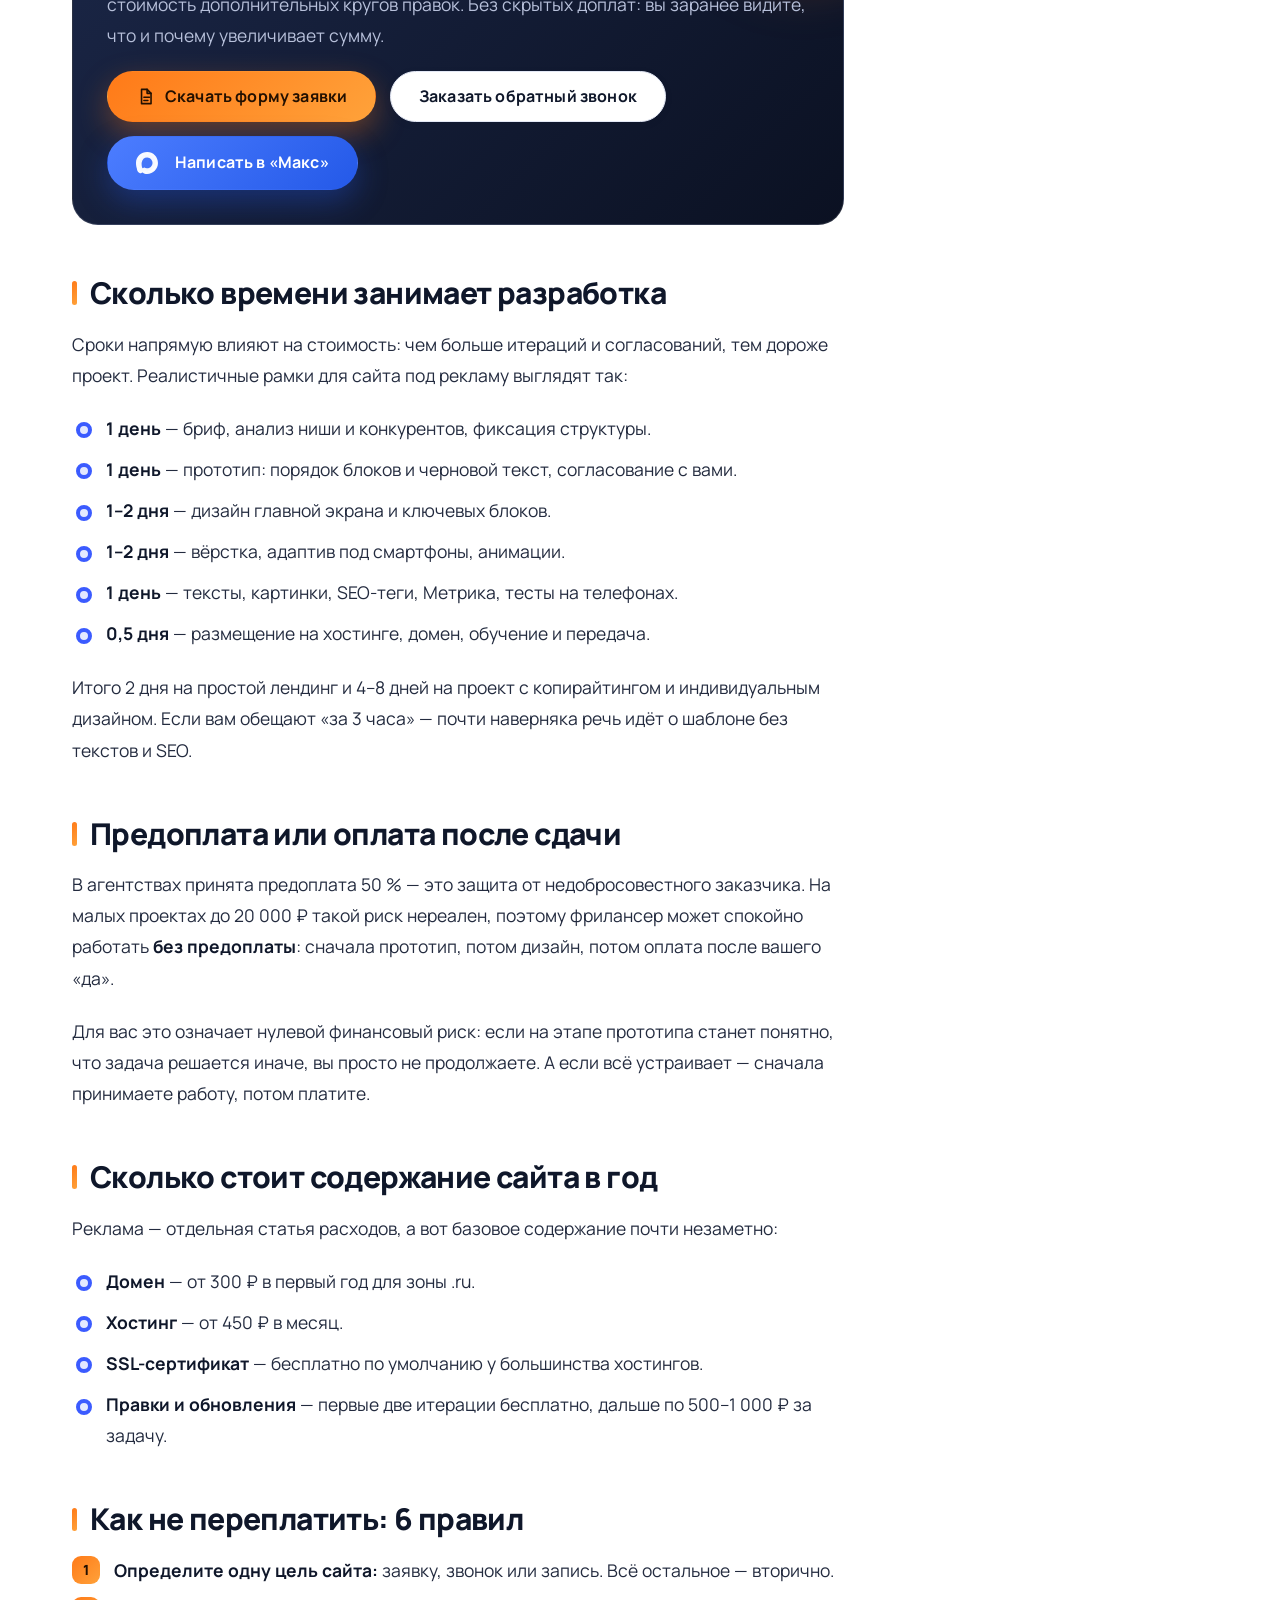
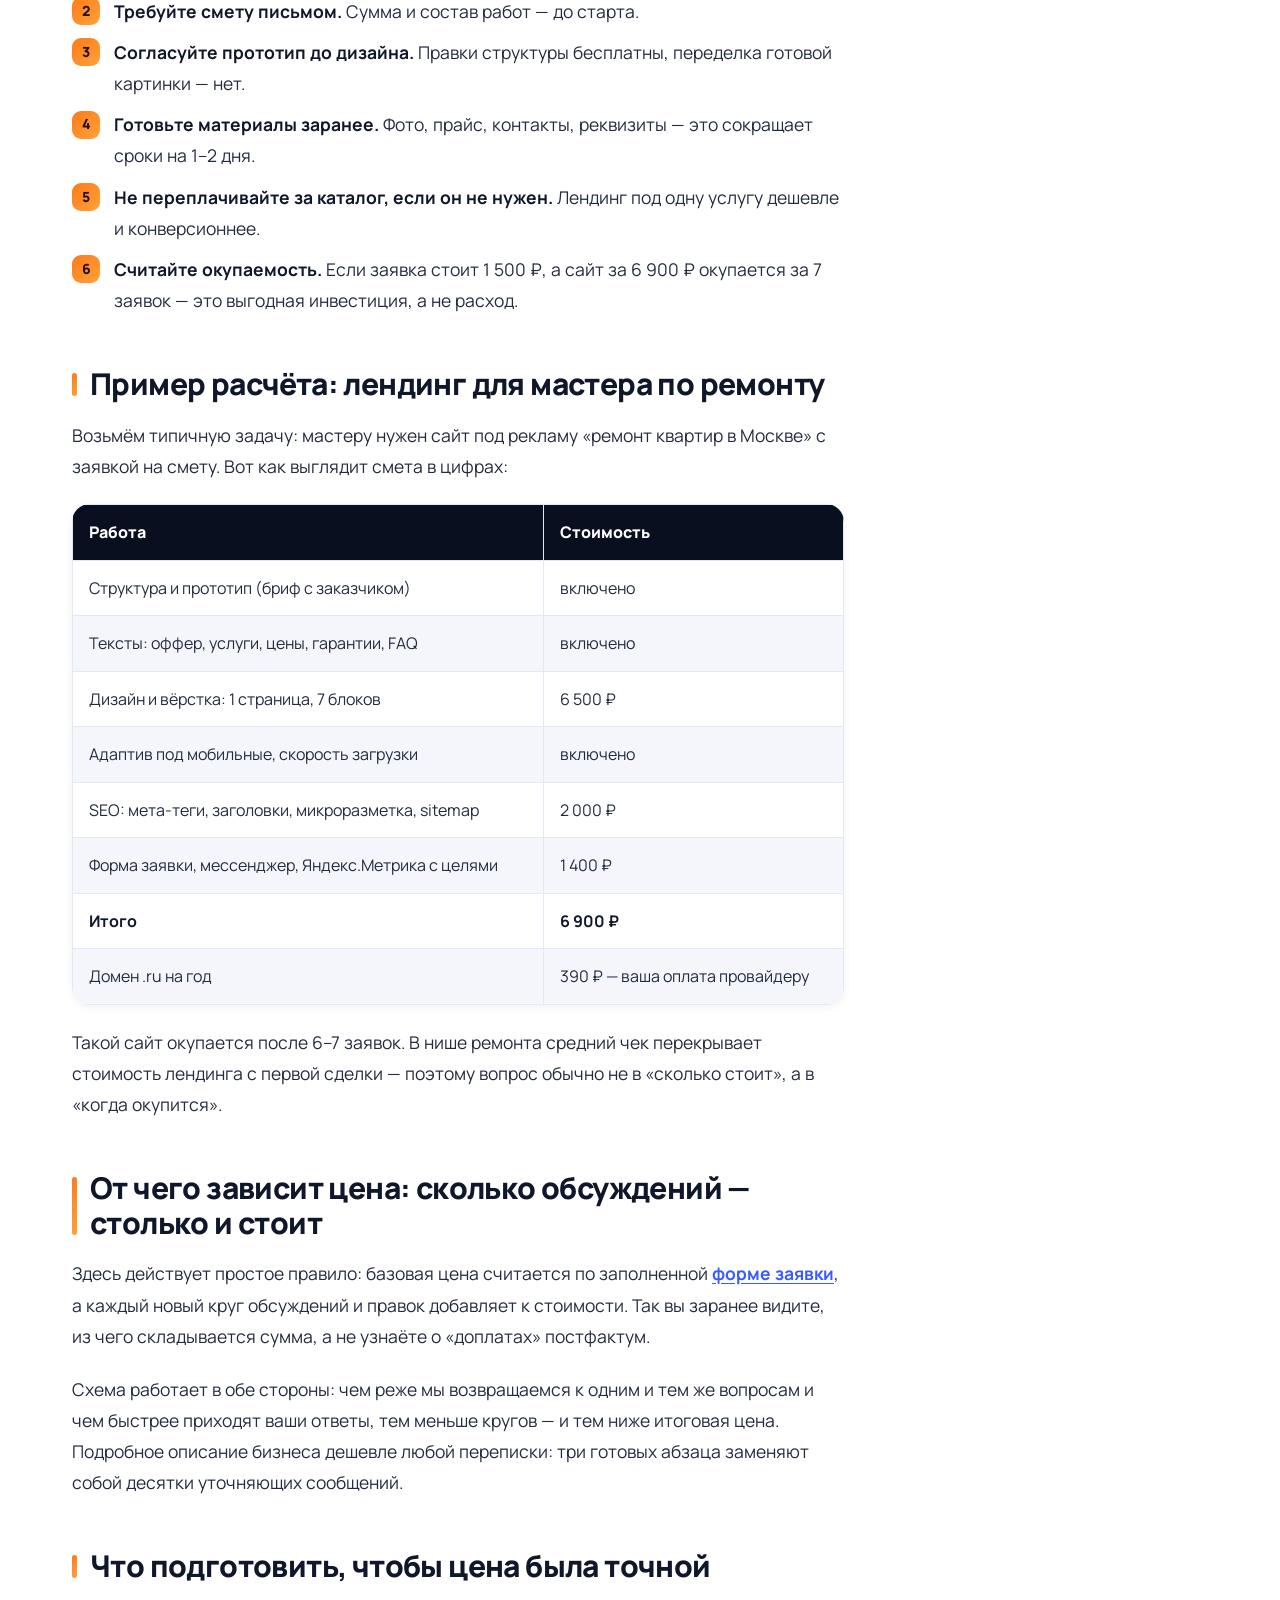
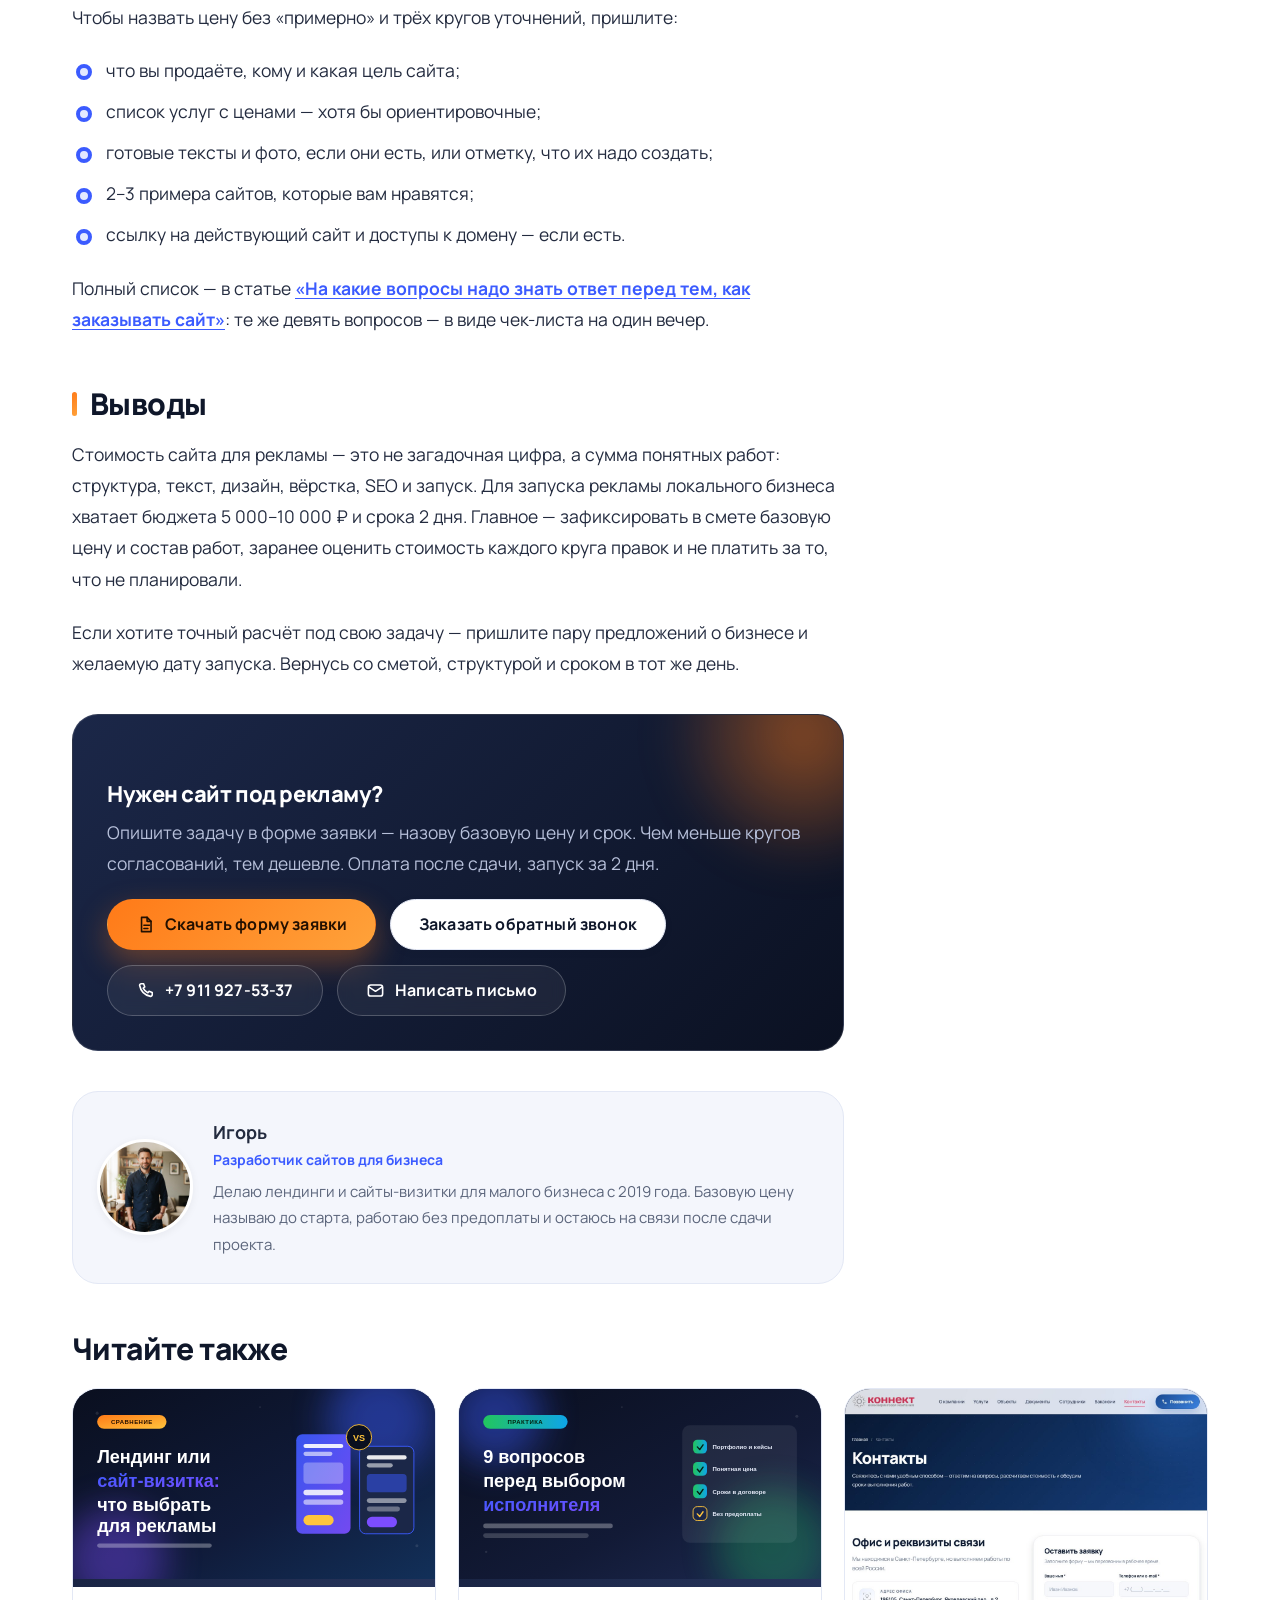
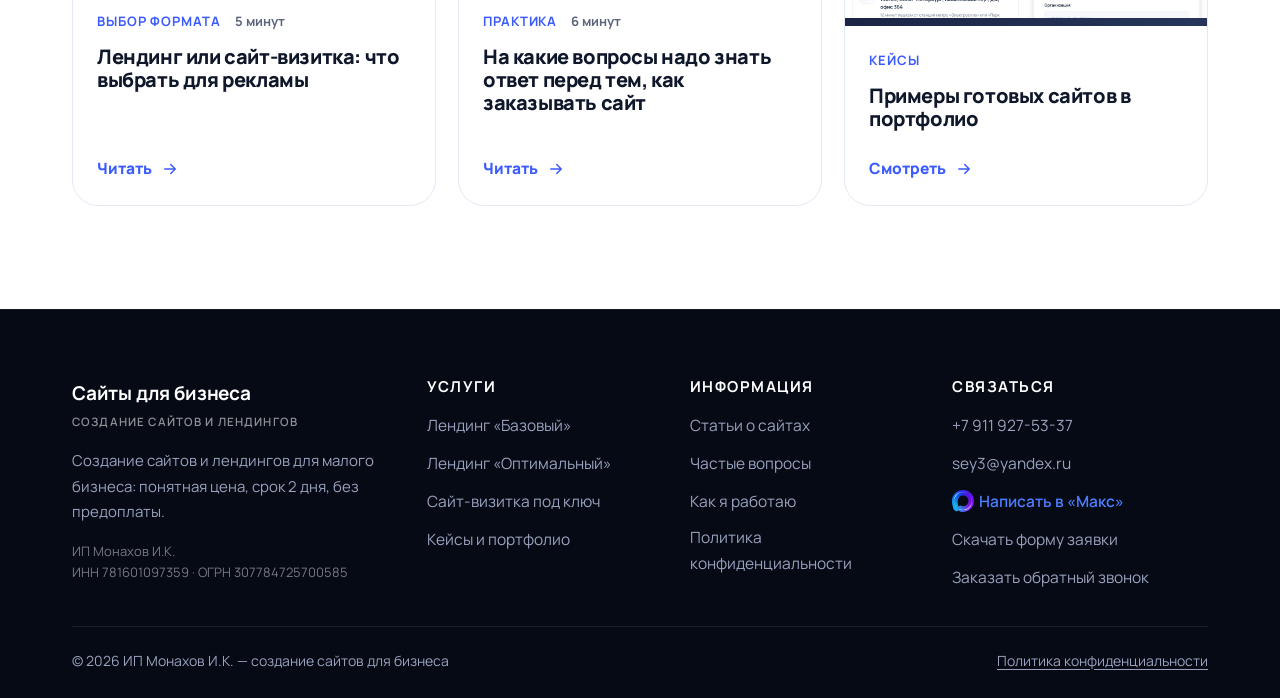
<file: articles/skolko-stoit-sayt-yandex-direct.html>
<!DOCTYPE html>
<html lang="ru">
<head>
  <meta charset="UTF-8">
  <meta name="viewport" content="width=device-width, initial-scale=1.0">

  <title>Сколько стоит сайт: цена, сроки и из чего складывается стоимость</title>
  <meta name="description" content="Разбираем, сколько стоит сайт под рекламу в 2026 году: вилки цен на лендинги и сайты-визитки, из чего складывается смета, скрытые доплаты, сроки разработки и правила, как не переплатить.">
  <meta name="keywords" content="сколько стоит сайт, цена лендинга под рекламу, стоимость создания сайта под ключ, заказать лендинг недорого, сайт под рекламу цена">
  <meta name="author" content="Игорь — создание сайтов для бизнеса">
  <meta name="robots" content="index, follow, max-image-preview:large">
  <meta name="theme-color" content="#0A0F1F">
  <link rel="canonical" href="https://system785.github.io/Pro-Landing-Site/articles/skolko-stoit-sayt-yandex-direct.html">

  <meta property="og:type" content="article">
  <meta property="og:locale" content="ru_RU">
  <meta property="og:site_name" content="Игорь — сайты для бизнеса">
  <meta property="og:title" content="Сколько стоит сайт: цена, сроки и из чего складывается стоимость">
  <meta property="og:description" content="Вилки цен, состав сметы, скрытые доплаты и сроки разработки сайта под рекламу — с примером расчёта под задачу.">
  <meta property="og:url" content="https://system785.github.io/Pro-Landing-Site/articles/skolko-stoit-sayt-yandex-direct.html">
  <meta property="og:image" content="https://system785.github.io/Pro-Landing-Site/img/banner-price.jpg">
  <meta property="article:published_time" content="2026-10-20">
  <meta property="article:author" content="Игорь">
  <meta name="twitter:card" content="summary_large_image">
  <meta name="twitter:title" content="Сколько стоит сайт: цена и сроки">
  <meta name="twitter:description" content="Цены, сроки и состав сметы на сайт под рекламу.">

  <link rel="icon" type="image/svg+xml" href="../img/favicon.svg">
  <link rel="preconnect" href="https://fonts.googleapis.com">
  <link rel="preconnect" href="https://fonts.gstatic.com" crossorigin>
  <link href="https://fonts.googleapis.com/css2?family=Manrope:wght@500;600;700;800&display=swap" rel="stylesheet">
  <link rel="stylesheet" href="../css/style.css">

  <script type="application/ld+json">
  {
    "@context": "https://schema.org",
    "@type": "Article",
    "headline": "Сколько стоит сайт: цена, сроки и из чего складывается стоимость",
    "description": "Вилки цен на лендинги и сайты-визитки, состав сметы, скрытые доплаты, сроки разработки и правила экономии при заказе сайта под рекламу.",
    "inLanguage": "ru-RU",
    "datePublished": "2026-10-20",
    "dateModified": "2026-10-23",
    "author": {"@type": "Person", "name": "Игорь", "url": "https://system785.github.io/Pro-Landing-Site/"},
    "publisher": {"@type": "Organization", "name": "Игорь — сайты для бизнеса"},
    "mainEntityOfPage": {"@type": "WebPage", "@id": "https://system785.github.io/Pro-Landing-Site/articles/skolko-stoit-sayt-yandex-direct.html"},
    "image": "https://system785.github.io/Pro-Landing-Site/img/banner-price.jpg"
  }
  </script>

  <script type="application/ld+json">
  {
    "@context": "https://schema.org",
    "@type": "BreadcrumbList",
    "itemListElement": [
      {"@type": "ListItem", "position": 1, "name": "Главная", "item": "https://system785.github.io/Pro-Landing-Site/"},
      {"@type": "ListItem", "position": 2, "name": "Статьи", "item": "https://system785.github.io/Pro-Landing-Site/articles.html"},
      {"@type": "ListItem", "position": 3, "name": "Сколько стоит сайт", "item": "https://system785.github.io/Pro-Landing-Site/articles/skolko-stoit-sayt-yandex-direct.html"}
    ]
  }
  </script>

  <script type="application/ld+json">
  {
    "@context": "https://schema.org",
    "@type": "FAQPage",
    "mainEntity": [
      {"@type": "Question", "name": "Сколько стоит лендинг под рекламу?", "acceptedAnswer": {"@type": "Answer", "text": "Простой лендинг — от 2 900 ₽, продающая страница с текстами и кейсами — около 6 900 ₽, индивидуальный дизайн с интеграциями — от 12 900 ₽."}},
      {"@type": "Question", "name": "Почему одни сайты стоят 5 000, а другие 50 000?", "acceptedAnswer": {"@type": "Answer", "text": "Разница в глубине проработки: шаблонная вёрстка против индивидуального дизайна, шаблонные тексты против копирайтинга, одна страница против нескольких разделов и интеграций."}},
      {"@type": "Question", "name": "Можно ли сделать сайт под рекламу без предоплаты?", "acceptedAnswer": {"@type": "Answer", "text": "Да, это практика фрилансеров: базовая цена называется до старта, каждая новая переделка считается отдельно, оплата происходит после сдачи проекта и согласования результата."}}
    ]
  }
  </script>
</head>
<body>

  <svg xmlns="http://www.w3.org/2000/svg" style="display:none" aria-hidden="true">
    <symbol id="i-check" viewBox="0 0 24 24"><path d="M4 12.5l5 5L20 6.5"/></symbol>
    <symbol id="i-phone" viewBox="0 0 24 24"><path d="M6.6 3.5h3l1.5 4-2 1.5a12 12 0 0 0 5.9 5.9l1.5-2 4 1.5v3a2 2 0 0 1-2.2 2A17.5 17.5 0 0 1 4.6 5.7 2 2 0 0 1 6.6 3.5z"/></symbol>
    <symbol id="i-mail" viewBox="0 0 24 24"><rect x="3" y="5" width="18" height="14" rx="3"/><path d="M3.5 7.5L12 13l8.5-5.5"/></symbol>
    <symbol id="i-clock" viewBox="0 0 24 24"><circle cx="12" cy="12" r="8.5"/><path d="M12 7v5.2l3.4 2"/></symbol>
    <symbol id="i-shield" viewBox="0 0 24 24"><path d="M12 3l7 3v5.2c0 4.9-3.4 8.4-7 9.8-3.6-1.4-7-4.9-7-9.8V6z"/><path d="M8.6 12l2.3 2.3 4.5-4.6"/></symbol>
    <symbol id="i-arrow" viewBox="0 0 24 24"><path d="M5 12h13M13 6l6 6-6 6"/></symbol>
    <symbol id="i-doc" viewBox="0 0 24 24"><path d="M7 3h7l5 5v13H7z"/><path d="M14 3v5h5M10 13h7M10 17h5"/></symbol>
    <symbol id="i-chat" viewBox="0 0 24 24"><path d="M4 5.5h16v11H9.5L4.5 20.5V16.5H4z"/><path d="M8 10h8M8 13h5"/></symbol>
    <symbol id="i-search" viewBox="0 0 24 24"><circle cx="11" cy="11" r="7"/><path d="M16.2 16.2L21 21"/></symbol>
    <symbol id="i-chart" viewBox="0 0 24 24"><path d="M4 20V11M10 20V4M16 20v-6M21 20H3"/></symbol>
    <symbol id="i-target" viewBox="0 0 24 24"><circle cx="12" cy="12" r="8.5"/><circle cx="12" cy="12" r="4.5"/><circle cx="12" cy="12" r="1"/></symbol>
  </svg>

  <div class="scroll-progress" aria-hidden="true"></div>
  <a class="skip-link" href="#main">Перейти к содержанию</a>

  <header class="header is-scrolled">
    <div class="header__inner">
      <a class="header__brand" href="../index.html">Сайты для бизнеса</a>

      <nav class="nav" aria-label="Основная навигация">
        <a href="../index.html#services">Услуги и цены</a>
        <a href="../index.html#portfolio">Кейсы</a>
        <a href="../index.html#process">Как работаю</a>
        <a href="../index.html#faq">Вопросы</a>
        <a href="../articles.html" data-page>Статьи</a>
        <a href="../index.html#contacts">Контакты</a>
      </nav>

      <div class="header__actions">
        <a class="link-phone" href="tel:+79119275337">
          <svg class="icon" aria-hidden="true"><use href="#i-phone"/></svg>+7 911 927-53-37
        </a>
        <a class="btn btn--cta btn--sm" href="#form" data-modal-open>Заказать обратный звонок</a>
        <button class="burger" type="button" aria-label="Открыть меню" aria-expanded="false">
          <span></span><span></span><span></span>
        </button>
      </div>
    </div>
  </header>

  <div class="mobile-menu">
    <a class="m-link" href="../index.html">Главная</a>
    <a class="m-link" href="../index.html#services">Услуги и цены</a>
    <a class="m-link" href="../index.html#portfolio">Кейсы</a>
    <a class="m-link" href="../index.html#process">Как я работаю</a>
    <a class="m-link" href="../index.html#faq">Частые вопросы</a>
    <a class="m-link" href="../articles.html" data-page>Статьи</a>
    <a class="m-link" href="../index.html#contacts">Контакты</a>
    <div class="m-contacts">
      <a href="tel:+79119275337"><svg class="icon" aria-hidden="true"><use href="#i-phone"/></svg>+7 911 927-53-37</a>
      <a href="mailto:sey3@yandex.ru"><svg class="icon" aria-hidden="true"><use href="#i-mail"/></svg>sey3@yandex.ru</a>
      <a class="btn btn--cta" href="#form" data-modal-open>Заказать обратный звонок</a>
    </div>
  </div>

  <main id="main">

    <section class="page-head">
      <div class="container">
        <nav class="breadcrumbs" aria-label="Хлебные крошки">
          <a href="../index.html">Главная</a><span>—</span>
          <a href="../articles.html">Статьи</a><span>—</span>
          <span>Сколько стоит сайт</span>
        </nav>
        <h1>Сколько стоит сайт: цена, сроки и из чего складывается стоимость</h1>
        <div class="page-head__meta">
          <span><svg class="icon" aria-hidden="true"><use href="#i-clock"/></svg> 7 минут чтения</span>
          <span><svg class="icon" aria-hidden="true"><use href="#i-doc"/></svg> Опубликовано 20 октября 2026</span>
          <span><svg class="icon" aria-hidden="true"><use href="#i-shield"/></svg> Практика разработки</span>
        </div>
      </div>
    </section>

    <section class="section">
      <div class="container">
        <div class="article-wrap">

          <article class="prose">
            <p>
              Первый вопрос, который заказчик задаёт при заказе сайта под рекламу: <strong>«Сколько это стоит?»</strong>
              Ответ почти всегда один — «от 2 900 до 30 000 ₽», и он звучит как уклонение. В этой статье я разбираю,
              из чего на самом деле складывается цена сайта для рекламы, почему вилка такая широкая,
              какие доплаты прячутся в мелком шрифте и как получить предсказуемый бюджет на запуск рекламы.
            </p>

            <div class="aside-card toc-box">
              <h4>Содержание</h4>
              <nav class="toc" aria-label="Содержание статьи">
                <a href="#vilki">Вилки цен на рынке</a>
                <a href="#sostav">Из чего складывается стоимость</a>
                <a href="#dorozhe">Что делает сайт дороже</a>
                <a href="#skrytye">Скрытые доплаты</a>
                <a href="#sroki">Сроки разработки</a>
                <a href="#oplata">Оплата после сдачи</a>
                <a href="#soderzhanie">Содержание сайта в год</a>
                <a href="#pravila">6 правил экономии</a>
                <a href="#primer">Пример расчёта</a>
                <a href="#kruki">Как формируется цена</a>
                <a href="#podgotovka">Что подготовить для точной цены</a>
                <a href="#vyvod">Выводы</a>
              </nav>
            </div>

            <div class="article-cta">
              <h3>Коротко о главном</h3>
              <p>Лендинг под рекламу — <strong style="color:#FFB268">от 2 900 ₽</strong> и 2 дня работы.
                Предоплаты нет, а каждый новый круг правок после двух бесплатных изменений оплачивается отдельно — вы всегда видите, за что платите. Посчитаю смету именно под вашу задачу — бесплатно.</p>
              <div class="btn-row">
                <a class="btn btn--cta" href="../files/forma-zayavki.docx" download>Скачать форму заявки</a>
                <a class="btn btn--ghost" href="tel:+79119275337">
                  <svg class="icon" aria-hidden="true"><use href="#i-phone"/></svg> Позвонить
                </a>
                <a class="btn btn--ghost" href="mailto:sey3@yandex.ru">
                  <svg class="icon" aria-hidden="true"><use href="#i-mail"/></svg> Написать письмо
                </a>
              </div>
            </div>

            <h2 id="vilki">Вилки цен на рынке: три понятных уровня</h2>
            <p>
              Рынок сайта под рекламу условно делится на три сегмента. Они отличаются не «качеством картинки»,
              а глубиной проработки задачи: кто пишет тексты, рисует ли дизайн под вас и что происходит после запуска.
            </p>

            <table>
              <thead>
                <tr>
                  <th>Формат</th>
                  <th>Цена</th>
                  <th>Срок</th>
                  <th>Что входит</th>
                </tr>
              </thead>
              <tbody>
                <tr>
                  <td>Лендинг «Базовый»</td>
                  <td>от 2 900 ₽</td>
                  <td>2 дня</td>
                  <td>1 страница, адаптив, форма заявки, Метрика, базовое SEO</td>
                </tr>
                <tr>
                  <td>Лендинг «Оптимальный»</td>
                  <td>6 900 ₽</td>
                  <td>4–5 дней</td>
                  <td>до 7 блоков, тексты, кейсы, FAQ, микроразметка, мессенджеры</td>
                </tr>
                <tr>
                  <td>«Премиум» под ключ</td>
                  <td>от 12 900 ₽</td>
                  <td>6–8 дней</td>
                  <td>индивидуальный дизайн, копирайтинг, интеграции, обучение</td>
                </tr>
                <tr>
                  <td>Корпоративный сайт</td>
                  <td>от 30 000 ₽</td>
                  <td>2–4 недели</td>
                  <td>несколько разделов, каталог, новости, сложная логика</td>
                </tr>
              </tbody>
            </table>

            <p>
              Для локального бизнеса — парикмахерской, мастера по ремонту, автошколы, стоматологии — обычно достаточно
              первого или второго уровня. Третий берут, когда нужен уникальный стиль под бренд. Четвёртый имеет смысл,
              если вы продаёте десятки позиций и сайту нужен каталог.
            </p>

            <h2 id="sostav">Из чего складывается стоимость сайта</h2>
            <p>
              Цена складывается из шести блоков работ. Понимая состав, вы заранее видите, за что платите,
              и можете отказаться от лишнего, если бюджет ограничен.
            </p>

            <h3>1. Структура и тексты</h3>
            <p>
              Это самая недооценённая часть. Сайт продаёт не картинка, а логика: что человек видит первым,
              какие возражения снимает блок с отзывами, где находится кнопка. Хорошая структура начинается
              с ответов на вопросы вашего клиента, а не с шаблона конструктора. Если тексты пишет подрядчик —
              это отдельная работа, и она стоит 2 000–5 000 ₽ на страницу.
            </p>

            <h3>2. Дизайн</h3>
            <p>
              Шаблон под вашу нишу — дёшево и быстро. Индивидуальный дизайн под фирменные цвета и характер бренда —
              дороже, но такой сайт не похож на соседа по рекламной выдаче. Для рекламы это важно: пользователь
              видит пять вкладок подряд и сравнивает их за две секунды.
            </p>

            <h3>3. Адаптив и скорость</h3>
            <p>
              Более 70 % трафика из рекламы приходит с телефона. Кнопка, которая не помещается в экран,
              или картинка, грузящаяся четыре секунды, напрямую срезают конверсию. Оптимизация изображений,
              кеширование и корректная вёрстка — обязательная часть сметы, а не «премиум-опция».
            </p>

            <h3>4. SEO-настройка</h3>
            <p>
              Мета-теги, заголовки H1–H3, микроразметка schema.org, robots.txt, sitemap.xml, ЧПУ-адреса,
              корректные title и description на каждой странице. Это база, без которой Яндекс не поймёт,
              о чём сайт, даже если вы не планируете поисковое продвижение прямо сейчас.
            </p>

            <h3>5. Интеграции</h3>
            <p>
              Форма заявки, мессенджер, звонилка, онлайн-запись, калькулятор стоимости, приём оплаты, CRM.
              Каждая интеграция — отдельная задача. Форма «имя + телефон» входит в базовую цену;
              CRM и оплата добавляют к смете 3 000–10 000 ₽.
            </p>

            <h3>6. Запуск и поддержка</h3>
            <p>
              Размещение на хостинге, привязка домена, SSL-сертификат, подключение Яндекс.Метрики и целей.
              Обычно входит в стоимость работы фрилансера. Отдельная плата — домен от 300 ₽ в первый год и хостинг от 450 ₽ в месяц.
            </p>

            <h2 id="dorozhe">Что делает сайт дороже</h2>
            <ul>
              <li><strong>Количество страниц.</strong> Каждая дополнительная страница — это структура, текст и вёрстка: +1 500–4 000 ₽.</li>
              <li><strong>Каталог и фильтры.</strong> Список товаров с поиском по характеристикам — самая дорогая часть любого сайта.</li>
              <li><strong>Онлайн-запись и оплата.</strong> Интеграция с календарём или эквайрингом требует аккуратной отладки.</li>
              <li><strong>Перенос с существующего сайта.</strong> Сохранение текстов, картинок и редиректов со старых адресов — плюс 1–2 дня работы.</li>
              <li><strong>Срочность.</strong> Запуск за 24 часа обычно стоит +20–30 % к смете: ради вашего дедлайна я переставляю другие задачи.</li>
              <li><strong>Фотосъёмка и видео.</strong> Если фотоматериалов нет, нужен съёмочный день или покупка стоков.</li>
            </ul>

            <blockquote>
              Правило простое: сайт дорожает не от «красивых анимаций», а от глубины бизнес-логики.
              Чем больше действий пользователь должен совершить на сайте, тем больше работы по разработке.
            </blockquote>

            <h2 id="skrytye">Скрытые доплаты, о которых молчат</h2>
            <p>
              Самая неприятная история — когда финальная сумма оказывается вдвое выше той, что прозвучала на старте.
              Вот три способа, которыми это обычно происходит:
            </p>
            <ol>
              <li><strong>«Цена за страницу» без ограничений.</strong> Называют 1 500 ₽ за страницу, а в проекте их оказывается 12.</li>
              <li><strong>Платные шаблоны и плагины.</strong> Лицензия на тему или модуль формы оплаты выставляется отдельным счётом.</li>
              <li><strong>Абонентская плата за «поддержку».</strong> После сдачи выясняется, что правки доступны только по подписке от 3 000 ₽ в месяц.</li>
            </ol>
            <p>
              Как защититься: попросите зафиксировать в письме или договоре-оферте базовую цену,
              состав работ, срок и стоимость каждого нового круга правок. Допустимы только две статьи расходов — домен и хостинг, обе оплачиваются вами напрямую провайдеру.
            </p>

            <div class="article-cta">
              <h3>Смета до старта — и понятная прибавка за каждый круг</h3>
              <p>Пришлите задачу — в ответ пришлю смету: базовую цену, состав работ, срок и стоимость дополнительных кругов правок.
                Без скрытых доплат: вы заранее видите, что и почему увеличивает сумму.</p>
              <div class="btn-row">
                <a class="btn btn--cta" href="../files/forma-zayavki.docx" download>
                  <svg class="icon" aria-hidden="true"><use href="#i-doc"/></svg> Скачать форму заявки
                </a>
                <a class="btn btn--outline" href="#form" data-modal-open>Заказать обратный звонок</a>
                <a class="btn btn--max" href="https://web.max.ru/79119275337" target="_blank" rel="noopener">
                  <img class="max-logo" src="../img/max-logo.svg" alt="" width="22" height="22"> Написать в «Макс»
                </a>
              </div>
            </div>

            <h2 id="sroki">Сколько времени занимает разработка</h2>
            <p>
              Сроки напрямую влияют на стоимость: чем больше итераций и согласований, тем дороже проект.
              Реалистичные рамки для сайта под рекламу выглядят так:
            </p>
            <ul>
              <li><strong>1 день</strong> — бриф, анализ ниши и конкурентов, фиксация структуры.</li>
              <li><strong>1 день</strong> — прототип: порядок блоков и черновой текст, согласование с вами.</li>
              <li><strong>1–2 дня</strong> — дизайн главной экрана и ключевых блоков.</li>
              <li><strong>1–2 дня</strong> — вёрстка, адаптив под смартфоны, анимации.</li>
              <li><strong>1 день</strong> — тексты, картинки, SEO-теги, Метрика, тесты на телефонах.</li>
              <li><strong>0,5 дня</strong> — размещение на хостинге, домен, обучение и передача.</li>
            </ul>
            <p>
              Итого 2 дня на простой лендинг и 4–8 дней на проект с копирайтингом и индивидуальным дизайном.
              Если вам обещают «за 3 часа» — почти наверняка речь идёт о шаблоне без текстов и SEO.
            </p>

            <h2 id="oplata">Предоплата или оплата после сдачи</h2>
            <p>
              В агентствах принята предоплата 50 % — это защита от недобросовестного заказчика. На малых проектах
              до 20 000 ₽ такой риск нереален, поэтому фрилансер может спокойно работать <strong>без предоплаты</strong>:
              сначала прототип, потом дизайн, потом оплата после вашего «да».
            </p>
            <p>
              Для вас это означает нулевой финансовый риск: если на этапе прототипа станет понятно, что задача
              решается иначе, вы просто не продолжаете. А если всё устраивает — сначала принимаете работу, потом платите.
            </p>

            <h2 id="soderzhanie">Сколько стоит содержание сайта в год</h2>
            <p>
              Реклама — отдельная статья расходов, а вот базовое содержание почти незаметно:
            </p>
            <ul>
              <li><strong>Домен</strong> — от 300 ₽ в первый год для зоны .ru.</li>
              <li><strong>Хостинг</strong> — от 450 ₽ в месяц.</li>
              <li><strong>SSL-сертификат</strong> — бесплатно по умолчанию у большинства хостингов.</li>
              <li><strong>Правки и обновления</strong> — первые две итерации бесплатно, дальше по 500–1 000 ₽ за задачу.</li>
            </ul>

            <h2 id="pravila">Как не переплатить: 6 правил</h2>
            <ol>
              <li><strong>Определите одну цель сайта:</strong> заявку, звонок или запись. Всё остальное — вторично.</li>
              <li><strong>Требуйте смету письмом.</strong> Сумма и состав работ — до старта.</li>
              <li><strong>Согласуйте прототип до дизайна.</strong> Правки структуры бесплатны, переделка готовой картинки — нет.</li>
              <li><strong>Готовьте материалы заранее.</strong> Фото, прайс, контакты, реквизиты — это сокращает сроки на 1–2 дня.</li>
              <li><strong>Не переплачивайте за каталог, если он не нужен.</strong> Лендинг под одну услугу дешевле и конверсионнее.</li>
              <li><strong>Считайте окупаемость.</strong> Если заявка стоит 1 500 ₽, а сайт за 6 900 ₽ окупается за 7 заявок — это выгодная инвестиция, а не расход.</li>
            </ol>

            <h2 id="primer">Пример расчёта: лендинг для мастера по ремонту</h2>
            <p>
              Возьмём типичную задачу: мастеру нужен сайт под рекламу «ремонт квартир в Москве» с заявкой на смету.
              Вот как выглядит смета в цифрах:
            </p>
            <table>
              <thead>
                <tr><th>Работа</th><th>Стоимость</th></tr>
              </thead>
              <tbody>
                <tr><td>Структура и прототип (бриф с заказчиком)</td><td>включено</td></tr>
                <tr><td>Тексты: оффер, услуги, цены, гарантии, FAQ</td><td>включено</td></tr>
                <tr><td>Дизайн и вёрстка: 1 страница, 7 блоков</td><td>6 500 ₽</td></tr>
                <tr><td>Адаптив под мобильные, скорость загрузки</td><td>включено</td></tr>
                <tr><td>SEO: мета-теги, заголовки, микроразметка, sitemap</td><td>2 000 ₽</td></tr>
                <tr><td>Форма заявки, мессенджер, Яндекс.Метрика с целями</td><td>1 400 ₽</td></tr>
                <tr><td><strong>Итого</strong></td><td><strong>6 900 ₽</strong></td></tr>
                <tr><td>Домен .ru на год</td><td>390 ₽ — ваша оплата провайдеру</td></tr>
              </tbody>
            </table>
            <p>
              Такой сайт окупается после 6–7 заявок. В нише ремонта средний чек перекрывает стоимость лендинга
              с первой сделки — поэтому вопрос обычно не в «сколько стоит», а в «когда окупится».
            </p>

            <h2 id="kruki">От чего зависит цена: сколько обсуждений — столько и стоит</h2>
            <p>
              Здесь действует простое правило: базовая цена считается по заполненной
              <a href="../files/forma-zayavki.docx" download>форме заявки</a>, а каждый новый круг обсуждений
              и правок добавляет к стоимости. Так вы заранее видите, из чего складывается сумма, а не
              узнаёте о «доплатах» постфактум.
            </p>
            <p>
              Схема работает в обе стороны: чем реже мы возвращаемся к одним и тем же вопросам и чем быстрее
              приходят ваши ответы, тем меньше кругов — и тем ниже итоговая цена. Подробное описание бизнеса
              дешевле любой переписки: три готовых абзаца заменяют собой десятки уточняющих сообщений.
            </p>

            <h2 id="podgotovka">Что подготовить, чтобы цена была точной</h2>
            <p>Чтобы назвать цену без «примерно» и трёх кругов уточнений, пришлите:</p>
            <ul>
              <li>что вы продаёте, кому и какая цель сайта;</li>
              <li>список услуг с ценами — хотя бы ориентировочные;</li>
              <li>готовые тексты и фото, если они есть, или отметку, что их надо создать;</li>
              <li>2–3 примера сайтов, которые вам нравятся;</li>
              <li>ссылку на действующий сайт и доступы к домену — если есть.</li>
            </ul>
            <p>
              Полный список — в статье <a href="voprosy-pered-zakazom-sayta.html">«На какие вопросы надо знать
              ответ перед тем, как заказывать сайт»</a>: те же девять вопросов — в виде чек-листа на один вечер.
            </p>

            <h2 id="vyvod">Выводы</h2>
            <p>
              Стоимость сайта для рекламы — это не загадочная цифра, а сумма понятных работ: структура, текст,
              дизайн, вёрстка, SEO и запуск. Для запуска рекламы локального бизнеса хватает бюджета 5 000–10 000 ₽
              и срока 2 дня. Главное — зафиксировать в смете базовую цену и состав работ, заранее оценить стоимость каждого круга правок
              и не платить за то,
              что не планировали.
            </p>
            <p>
              Если хотите точный расчёт под свою задачу — пришлите пару предложений о бизнесе и желаемую дату запуска.
              Вернусь со сметой, структурой и сроком в тот же день.
            </p>

            <div class="article-cta">
              <h3>Нужен сайт под рекламу?</h3>
              <p>Опишите задачу в форме заявки — назову базовую цену и срок. Чем меньше кругов согласований,
                тем дешевле. Оплата после сдачи, запуск за 2 дня.</p>
              <div class="btn-row">
                <a class="btn btn--cta" href="../files/forma-zayavki.docx" download>
                  <svg class="icon" aria-hidden="true"><use href="#i-doc"/></svg> Скачать форму заявки
                </a>
                <a class="btn btn--outline" href="#form" data-modal-open>Заказать обратный звонок</a>
                <a class="btn btn--ghost" href="tel:+79119275337">
                  <svg class="icon" aria-hidden="true"><use href="#i-phone"/></svg> +7 911 927-53-37
                </a>
                <a class="btn btn--ghost" href="mailto:sey3@yandex.ru">
                  <svg class="icon" aria-hidden="true"><use href="#i-mail"/></svg> Написать письмо
                </a>
              </div>
            </div>

            <div class="author-box">
              <img src="../img/portrait.jpg" width="96" height="96" loading="lazy" alt="Портрет автора статьи — Игорь, разработчика сайтов">
              <div>
                <b>Игорь</b>
                <span>Разработчик сайтов для бизнеса</span>
                <p>Делаю лендинги и сайты-визитки для малого бизнеса с 2019 года. Базовую цену называю до старта,
                  работаю без предоплаты и остаюсь на связи после сдачи проекта.</p>
              </div>
            </div>
          </article>

          <aside class="aside">
            

            <div class="aside-card aside-card--dark">
              <h4>Бесплатный расчёт</h4>
              <p>Пришлите задачу — вернусь со сметой, структурой и сроком в тот же день.</p>
              <div class="form-grid" style="margin-top:16px">
                <a class="btn btn--cta btn--block" href="#form" data-modal-open>Заказать обратный звонок</a>
                <a class="btn btn--ghost btn--block" href="tel:+79119275337">Позвонить</a>
                <a class="btn btn--ghost btn--block" href="mailto:sey3@yandex.ru">Написать письмо</a>
              </div>
            </div>

            <div class="aside-card">
              <h4>Форма заявки</h4>
              <p style="color:var(--muted); font-size:15px">Скачайте шаблон и заполните — так бриф пройдёт быстрее.</p>
              <a class="btn btn--outline btn--block btn--sm mt-24" href="../files/forma-zayavki.docx" download>
                <svg class="icon" aria-hidden="true"><use href="#i-doc"/></svg> Скачать форму заявки
              </a>
            </div>

            <div class="aside-card">
              <h4>Все статьи</h4>
              <nav class="toc" aria-label="Другие статьи">
                <a href="lending-ili-sayt-vizitka.html">Лендинг или сайт-визитка</a>
                <a href="voprosy-pered-zakazom-sayta.html">Вопросы перед заказом сайта</a>
                <a href="seo-stati-rozhirovanie.html">SEO и статьи на сайте</a>
                <a href="../articles.html">Все материалы блога</a>
              </nav>
            </div>
          </aside>
        </div>

        <h2 style="font-size:clamp(23px,3vw,30px); margin:48px 0 22px">Читайте также</h2>
        <div class="related">
          <article class="article-card reveal">
            <div class="article-card__img">
              <img src="../img/article-landing.svg" width="1200" height="630" loading="lazy" alt="Обложка статьи о выборе формата сайта">
            </div>
            <div class="article-card__body">
              <div class="article-card__meta">Выбор формата <span>5 минут</span></div>
              <h3><a href="lending-ili-sayt-vizitka.html">Лендинг или сайт-визитка: что выбрать для рекламы</a></h3>
              <a class="article-card__more" href="lending-ili-sayt-vizitka.html">
                Читать <svg class="icon" aria-hidden="true"><use href="#i-arrow"/></svg>
              </a>
            </div>
          </article>
          <article class="article-card reveal" style="--d:.1s">
            <div class="article-card__img">
              <img src="../img/article-check.svg" width="1200" height="630" loading="lazy" alt="Обложка статьи: вопросы, которые стоит знать до заказа сайта">
            </div>
            <div class="article-card__body">
              <div class="article-card__meta">Практика <span>6 минут</span></div>
              <h3><a href="voprosy-pered-zakazom-sayta.html">На какие вопросы надо знать ответ перед тем, как заказывать сайт</a></h3>
              <a class="article-card__more" href="voprosy-pered-zakazom-sayta.html">
                Читать <svg class="icon" aria-hidden="true"><use href="#i-arrow"/></svg>
              </a>
            </div>
          </article>
          <article class="article-card reveal" style="--d:.2s">
            <div class="article-card__img">
              <img src="../img/case-connekt.jpg" width="1200" height="760" loading="lazy" alt="Кейс: корпоративный сайт ООО «Коннект»">
            </div>
            <div class="article-card__body">
              <div class="article-card__meta">Кейсы</div>
              <h3><a href="../index.html#portfolio">Примеры готовых сайтов в портфолио</a></h3>
              <a class="article-card__more" href="../index.html#portfolio">
                Смотреть <svg class="icon" aria-hidden="true"><use href="#i-arrow"/></svg>
              </a>
            </div>
          </article>
        </div>
      </div>
    </section>
  </main>

  <footer class="footer">
    <div class="container">
      <div class="footer__grid">
        <div>
          <div class="footer__brand">
            <b>Сайты для бизнеса</b>
            <span>создание сайтов и лендингов</span>
          </div>
          <p class="footer__about">
            Создание сайтов и лендингов для малого бизнеса: понятная цена,
            срок 2 дня, без предоплаты.
          </p>
          <p class="footer__legal">
            ИП Монахов И.К.<br>
            ИНН 781601097359 · ОГРН 307784725700585
          </p>
        </div>
        <div>
          <h4>Услуги</h4>
          <ul>
            <li><a href="../index.html#services">Лендинг «Базовый»</a></li>
            <li><a href="../index.html#services">Лендинг «Оптимальный»</a></li>
            <li><a href="../index.html#services">Сайт-визитка под ключ</a></li>
            <li><a href="../index.html#portfolio">Кейсы и портфолио</a></li>
          </ul>
        </div>
        <div>
          <h4>Информация</h4>
          <ul>
            <li><a href="../articles.html">Статьи о сайтах</a></li>
            <li><a href="../index.html#faq">Частые вопросы</a></li>
            <li><a href="../index.html#process">Как я работаю</a></li>
            <li><a href="../privacy.html">Политика конфиденциальности</a></li>
          </ul>
        </div>
        <div>
          <h4>Связаться</h4>
          <ul>
            <li><a href="tel:+79119275337">+7 911 927-53-37</a></li>
            <li><a href="mailto:sey3@yandex.ru">sey3@yandex.ru</a></li>
            <li><a class="link-max" href="https://web.max.ru/79119275337" target="_blank" rel="noopener"><img class="max-logo" src="../img/max-logo.svg" alt="" width="22" height="22">Написать в «Макс»</a></li>
            <li><a href="../files/forma-zayavki.docx" download>Скачать форму заявки</a></li>
            <li><a href="#form" data-modal-open>Заказать обратный звонок</a></li>
          </ul>
        </div>
      </div>
      <div class="footer__bottom">
        <span>© <span data-year>2026</span> ИП Монахов И.К. — создание сайтов для бизнеса</span>
        <span><a href="../privacy.html">Политика конфиденциальности</a></span>
      </div>
    </div>
  </footer>

  <div class="fab">
    <a class="fab__wa" href="https://web.max.ru/79119275337" target="_blank" rel="noopener"
       aria-label="Написать в «Макс»">
      <img class="max-logo" src="../img/max-logo.svg" alt="" width="22" height="22"><span class="fab__label">Написать в «Макс»</span>
    </a>
    <a class="fab__mail" href="mailto:sey3@yandex.ru" aria-label="Написать письмо">
      <svg class="icon" aria-hidden="true"><use href="#i-mail"/></svg><span class="fab__label">Написать письмо</span>
    </a>
    <a class="fab__call" href="tel:+79119275337" aria-label="Позвонить">
      <svg class="icon" aria-hidden="true"><use href="#i-phone"/></svg><span class="fab__label">Позвонить</span>
    </a>
    <button class="fab__top" type="button" aria-label="Наверх">
      <svg class="icon" aria-hidden="true" style="transform:rotate(-90deg)"><use href="#i-arrow"/></svg>
    </button>
  </div>

  <div class="modal" role="dialog" aria-modal="true" aria-labelledby="modal-title">
    <div class="modal__card">
      <button class="modal__close" type="button" aria-label="Закрыть" data-modal-close>&times;</button>
      <div class="modal__head">
        <h3 id="modal-title">Заказать обратный звонок</h3>
        <p>Оставьте контакты — вернусь с расчётом цены и срока в течение 30 минут.</p>
      </div>
      <form data-lead-form novalidate>
        <div class="form-grid">
          <div class="field">
            <label for="m-name">Как вас зовут *</label>
            <input type="text" id="m-name" name="name" placeholder="Например: Игорь" required autocomplete="name">
            <span class="field__error">Пожалуйста, укажите имя</span>
          </div>
          <div class="field">
            <label for="m-phone">Телефон *</label>
            <input type="tel" id="m-phone" name="phone" placeholder="+7 (___) ___-__-__" required autocomplete="tel">
            <span class="field__error">Укажите телефон не короче 10 цифр</span>
          </div>
          <div class="field">
            <label for="m-task">Что нужно сделать</label>
            <textarea id="m-task" name="task" placeholder="Например: лендинг под рекламу ремонт квартир"></textarea>
          </div>
        </div>
        <button class="btn btn--cta btn--block btn--lg mt-24" type="submit">
          Отправить заявку <svg class="icon" aria-hidden="true"><use href="#i-arrow"/></svg>
        </button>
        <p class="form-note">Нажимая кнопку, вы соглашаетесь с <a href="../privacy.html">политикой конфиденциальности</a>.</p>
        <div class="form-success" role="status">
          <i><svg class="icon" aria-hidden="true"><use href="#i-check"/></svg></i>
          <h4>Заявка сформирована!</h4>
          <p>Письмо открылось в почтовом клиенте. Если нет — напишите на sey3@yandex.ru или позвоните: +7 911 927-53-37.</p>
          <div class="btn-row center mt-24">
            <a class="btn btn--outline btn--sm" href="tel:+79119275337">Позвонить</a>
            <a class="btn btn--max btn--sm" href="https://web.max.ru/79119275337" target="_blank" rel="noopener"><img class="max-logo" src="../img/max-logo.svg" alt="" width="22" height="22">Написать в «Макс»</a>
          </div>
        </div>
      </form>
    </div>
  </div>

  <script src="../js/main.js" defer></script>
</body>
</html>
</file>
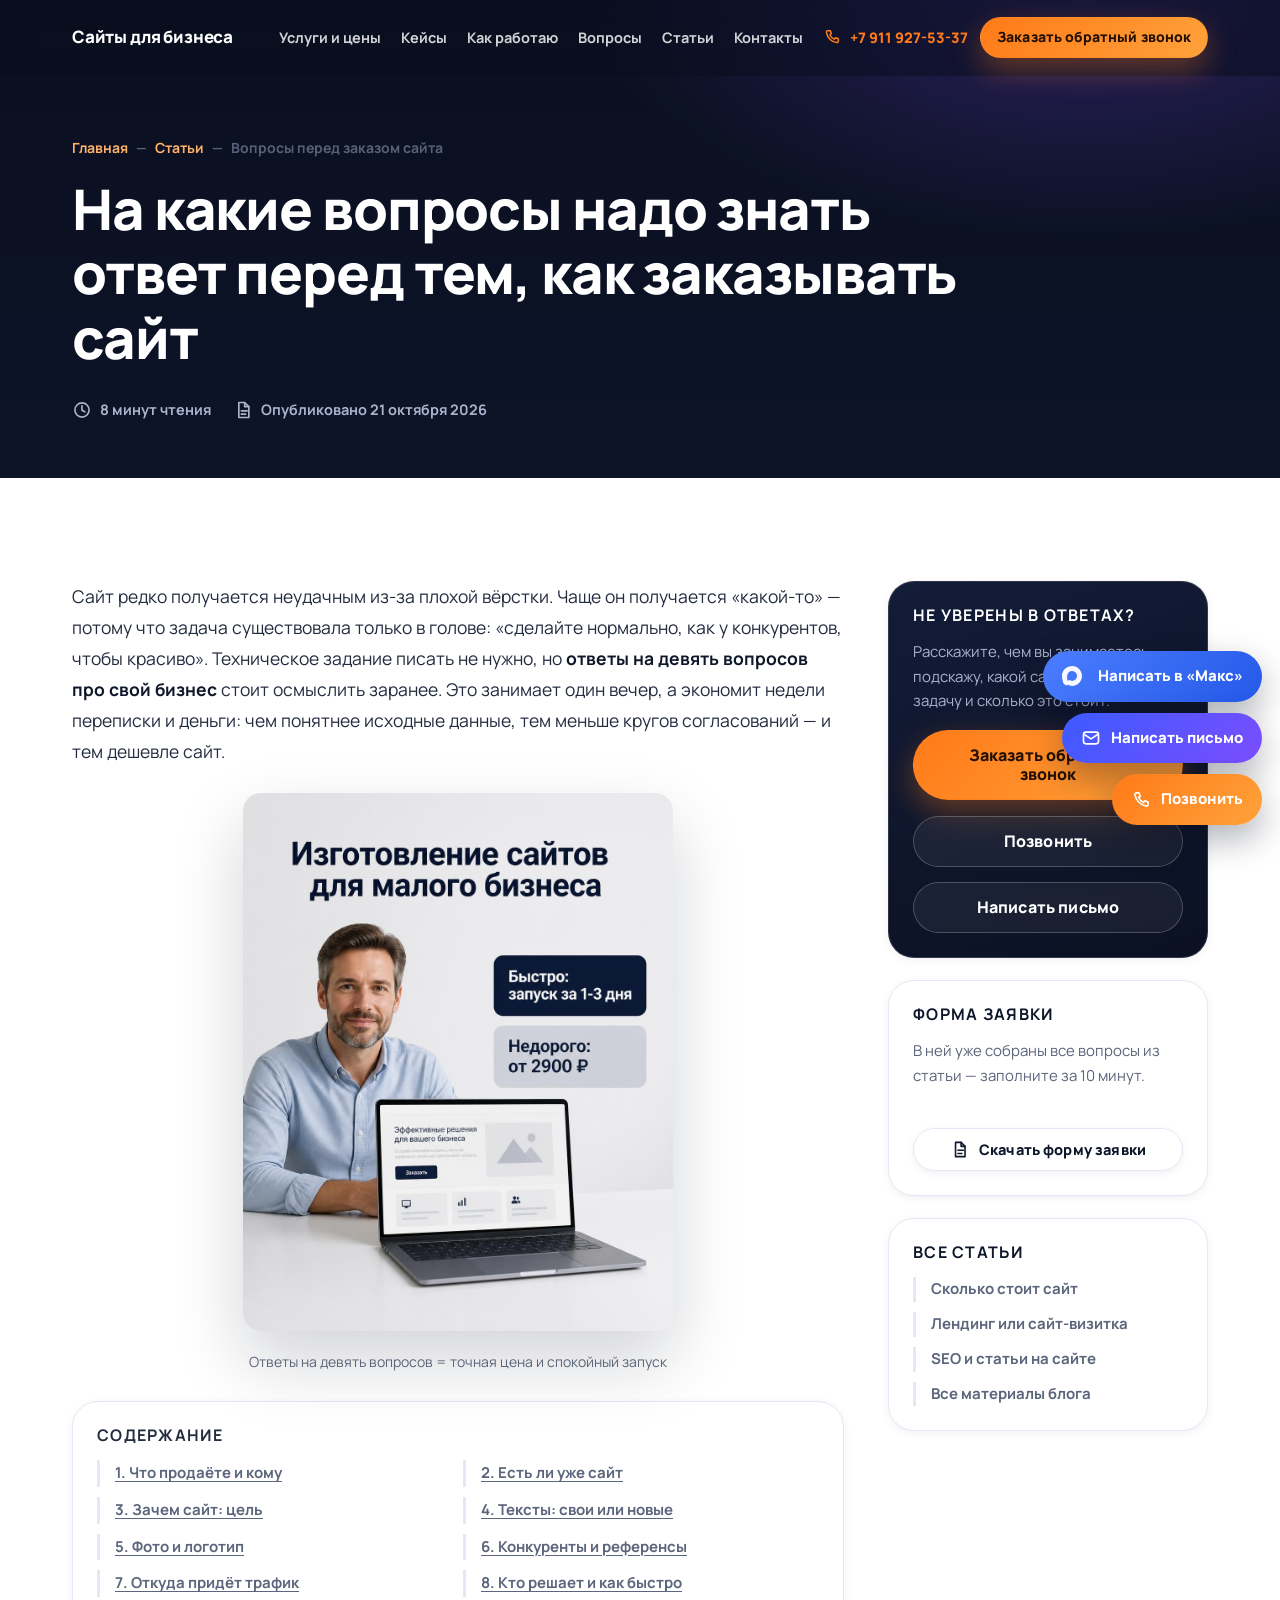
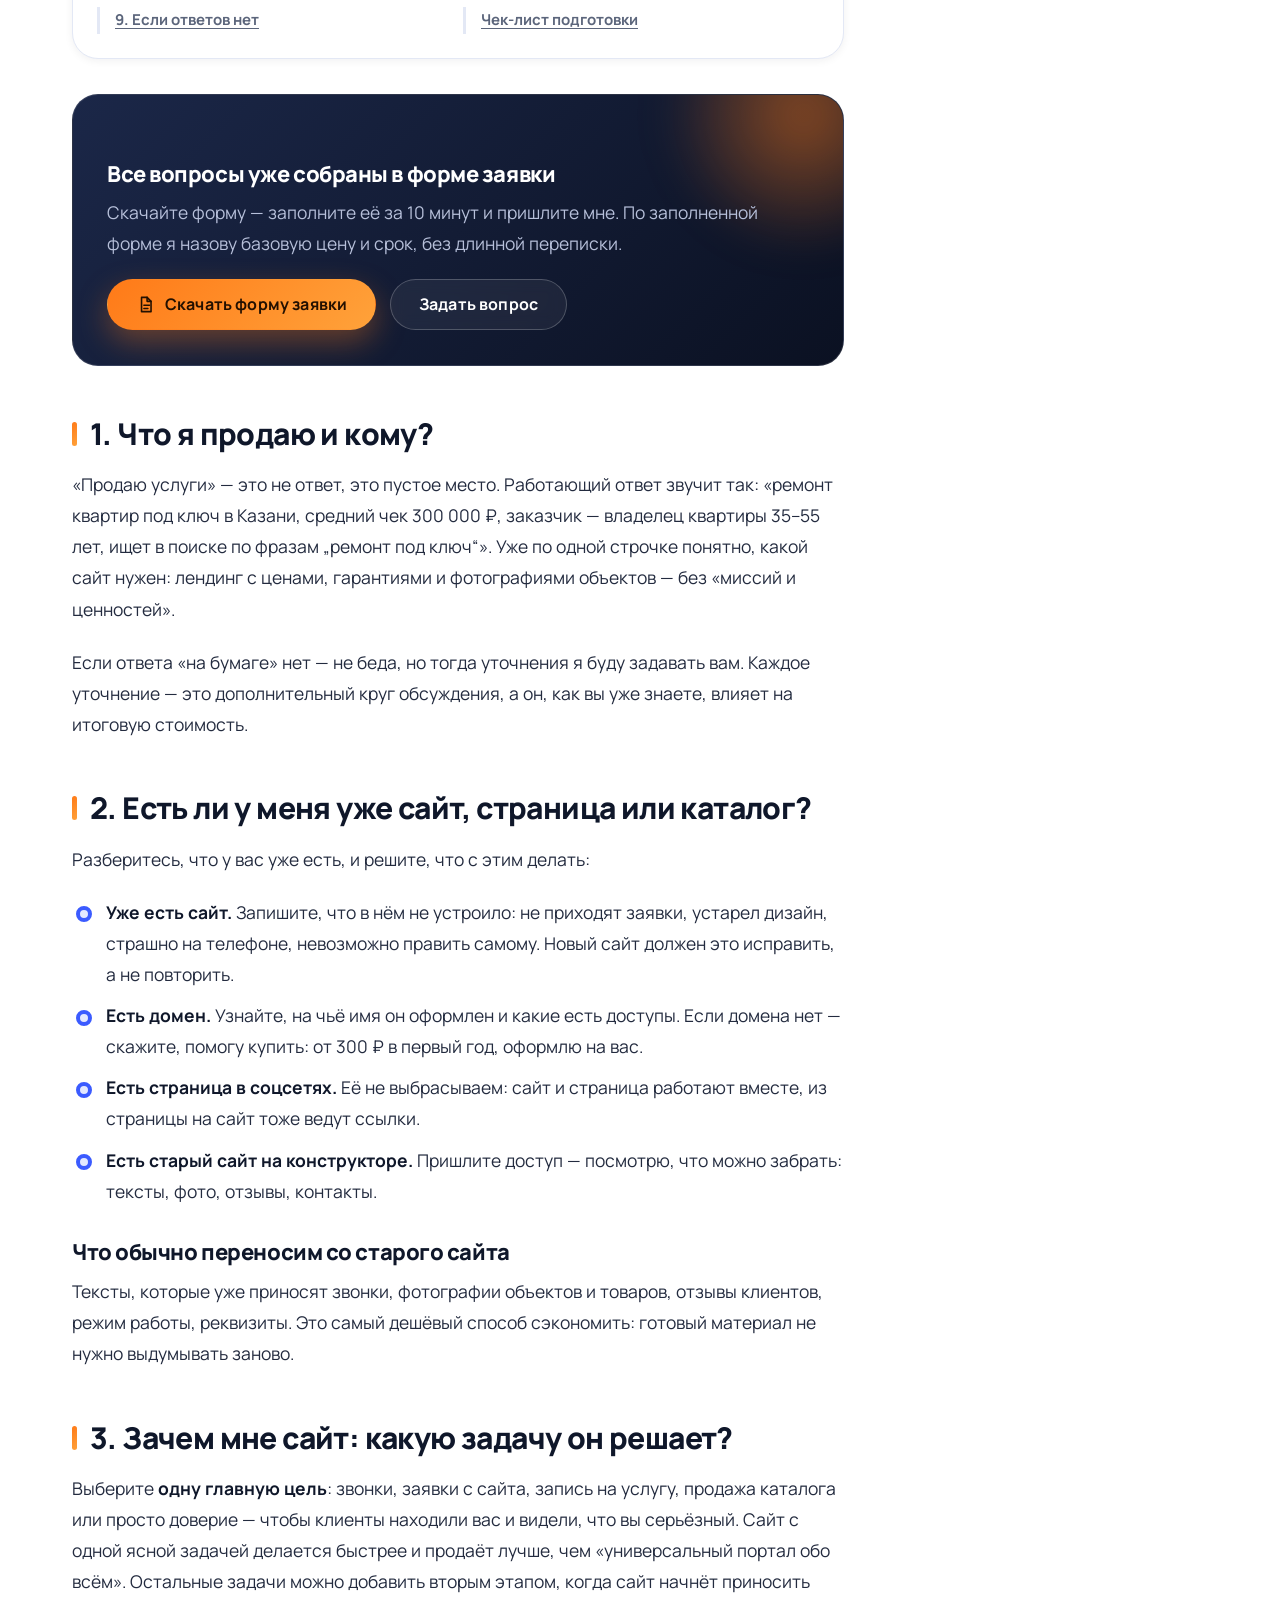
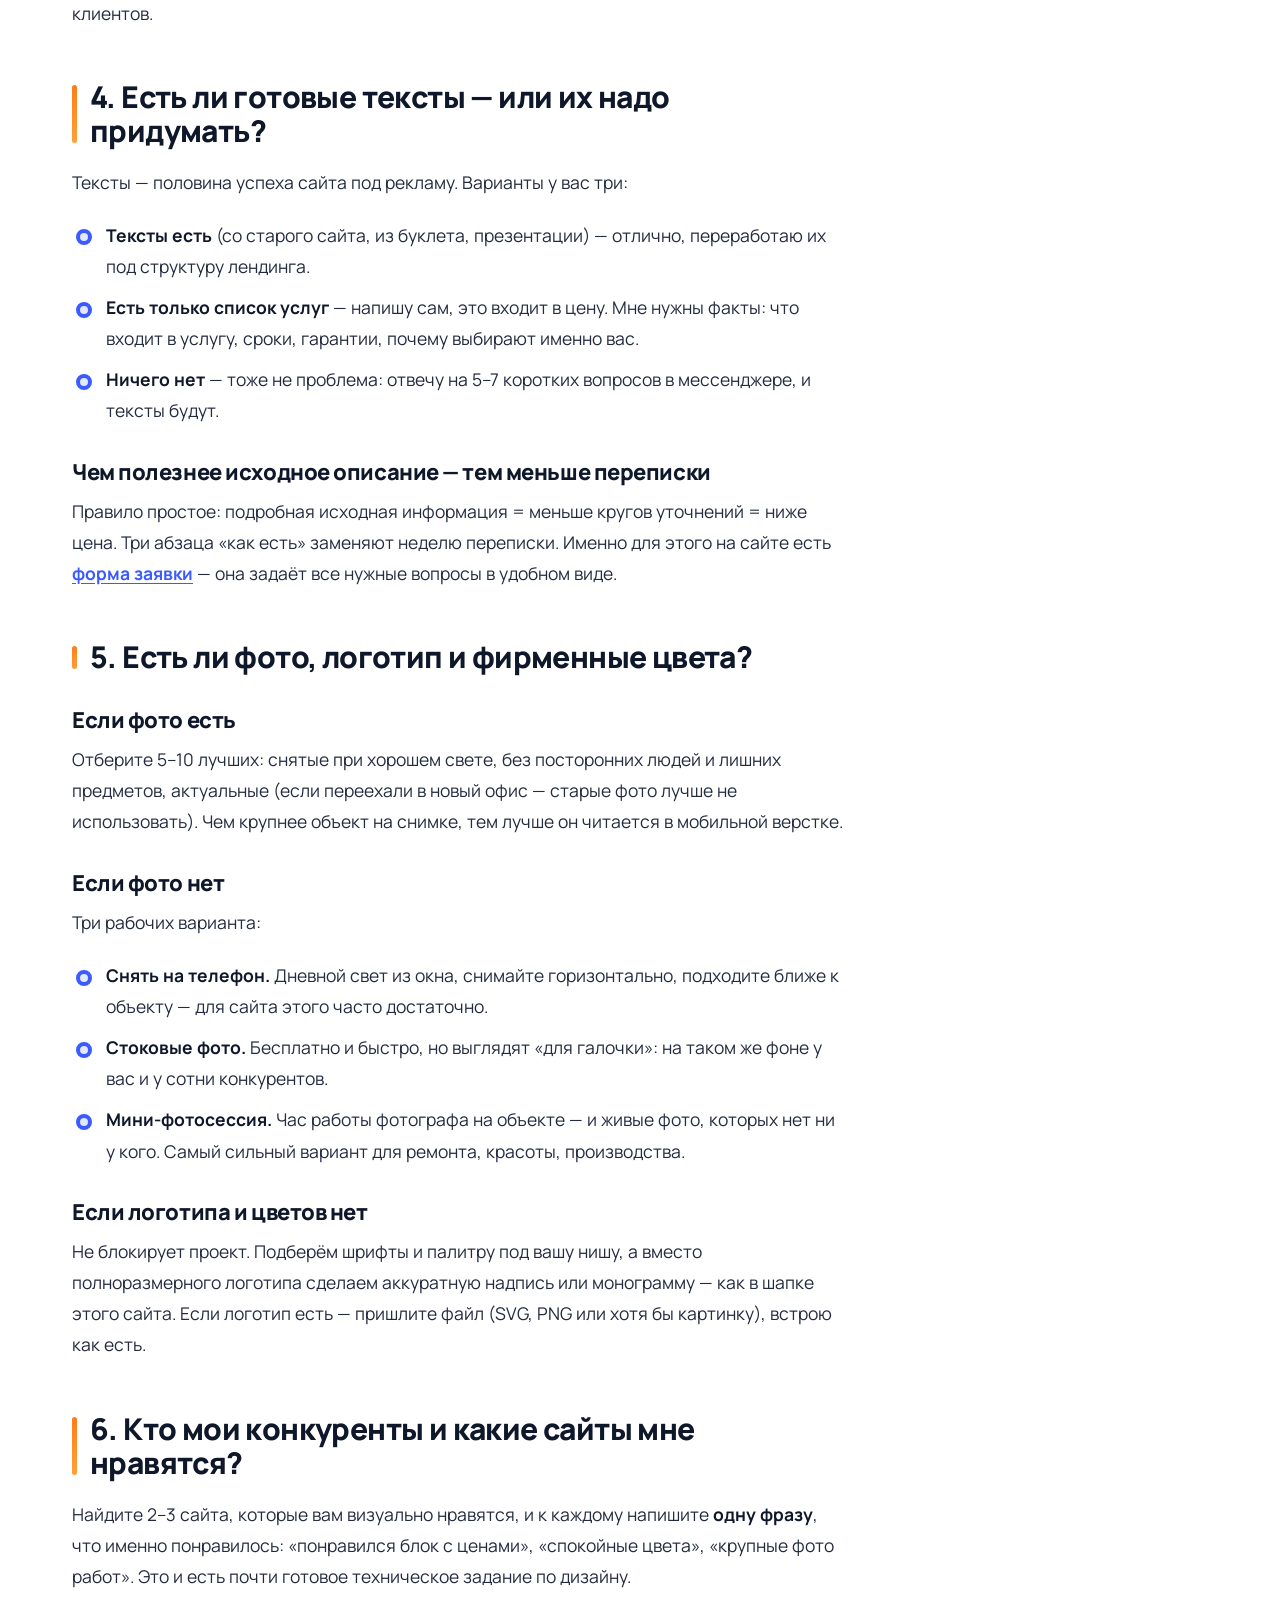
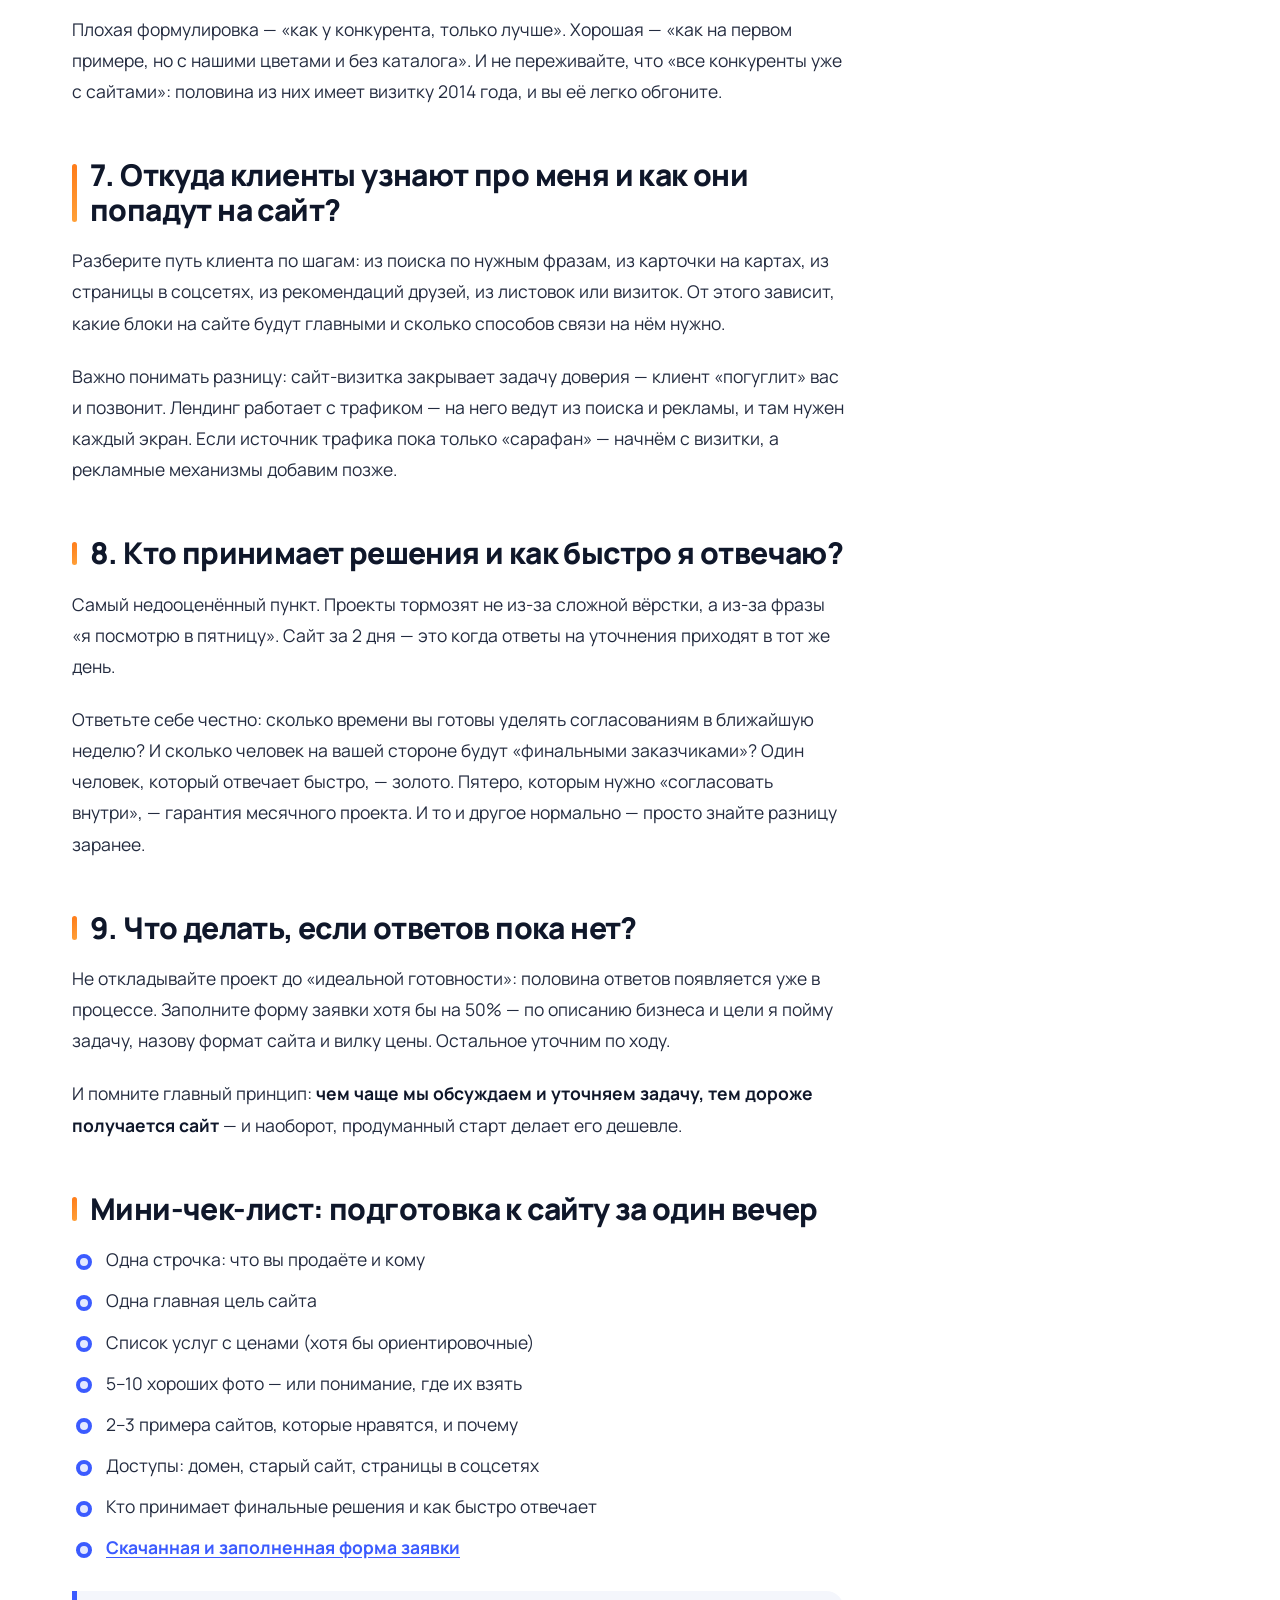
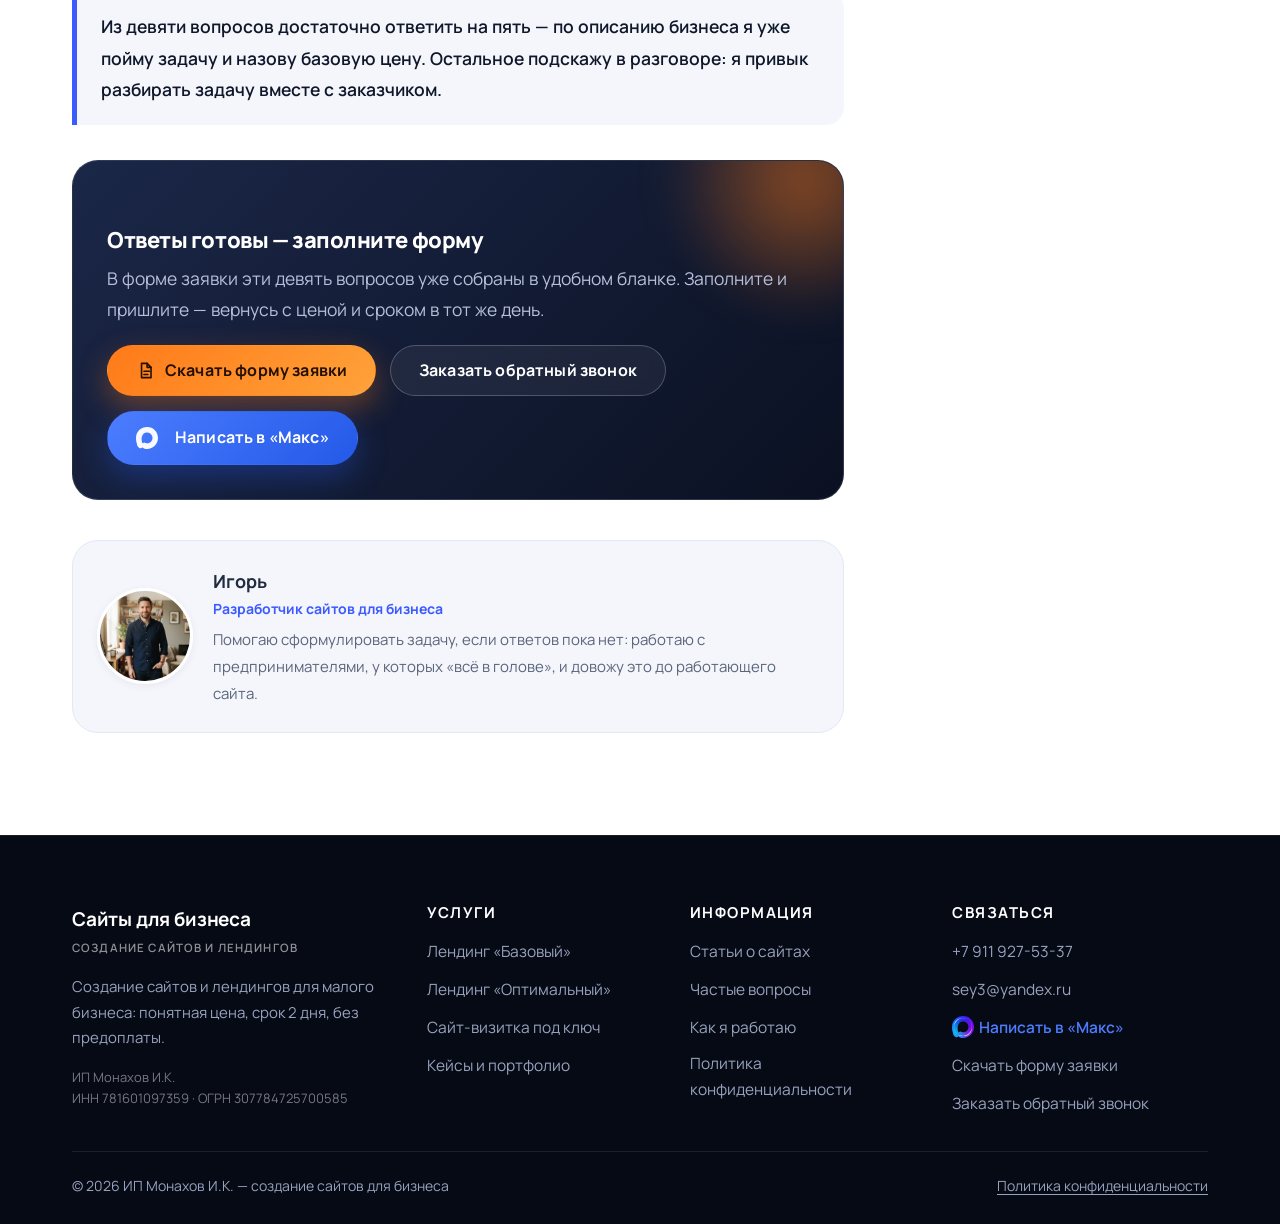
<file: articles/voprosy-pered-zakazom-sayta.html>
<!DOCTYPE html>
<html lang="ru">
<head>
  <meta charset="UTF-8">
  <meta name="viewport" content="width=device-width, initial-scale=1.0">

  <title>На какие вопросы надо знать ответ перед тем, как заказывать сайт: чек-лист</title>
  <meta name="description" content="Девять вопросов про свой бизнес, которые стоит осмыслить до заказа сайта: цель сайта, старый сайт и доступы, готовые тексты и фото, референсы, источники трафика, скорость согласований. С бесплатной формой заявки.">
  <meta name="keywords" content="что нужно знать перед заказом сайта, бриф на сайт, вопросы заказчику сайта, какие материалы нужны для сайта, где взять фото для сайта, техзадание на лендинг простыми словами">
  <meta name="author" content="Игорь — создание сайтов для бизнеса">
  <meta name="robots" content="index, follow, max-image-preview:large">
  <meta name="theme-color" content="#0A0F1F">
  <link rel="canonical" href="https://system785.github.io/Pro-Landing-Site/articles/voprosy-pered-zakazom-sayta.html">

  <meta property="og:type" content="article">
  <meta property="og:locale" content="ru_RU">
  <meta property="og:site_name" content="Игорь — сайты для бизнеса">
  <meta property="og:title" content="На какие вопросы надо знать ответ перед тем, как заказывать сайт">
  <meta property="og:description" content="Чек-лист заказчика: 9 вопросов про свой бизнес — цель сайта, старый сайт, тексты, фото, референсы и трафик.">
  <meta property="og:image" content="https://system785.github.io/Pro-Landing-Site/img/banner-price.jpg">
  <meta property="og:url" content="https://system785.github.io/Pro-Landing-Site/articles/voprosy-pered-zakazom-sayta.html">
  <meta property="article:published_time" content="2026-10-21">
  <meta name="twitter:card" content="summary_large_image">

  <link rel="icon" type="image/svg+xml" href="../img/favicon.svg">
  <link rel="preconnect" href="https://fonts.googleapis.com">
  <link rel="preconnect" href="https://fonts.gstatic.com" crossorigin>
  <link href="https://fonts.googleapis.com/css2?family=Manrope:wght@500;600;700;800&display=swap" rel="stylesheet">
  <link rel="stylesheet" href="../css/style.css">

  <script type="application/ld+json">
  {
    "@context": "https://schema.org",
    "@type": "Article",
    "headline": "На какие вопросы надо знать ответ перед тем, как заказывать сайт",
    "description": "Девять вопросов про свой бизнес до заказа сайта: цель, старый сайт и доступы, тексты, фото, конкуренты, трафик и скорость согласований.",
    "inLanguage": "ru-RU",
    "datePublished": "2026-10-21",
    "dateModified": "2026-10-23",
    "author": {"@type": "Person", "name": "Игорь"},
    "mainEntityOfPage": {"@type": "WebPage", "@id": "https://system785.github.io/Pro-Landing-Site/articles/voprosy-pered-zakazom-sayta.html"},
    "image": "https://system785.github.io/Pro-Landing-Site/img/banner-price.jpg"
  }
  </script>

  <script type="application/ld+json">
  {
    "@context": "https://schema.org",
    "@type": "BreadcrumbList",
    "itemListElement": [
      {"@type": "ListItem", "position": 1, "name": "Главная", "item": "https://system785.github.io/Pro-Landing-Site/"},
      {"@type": "ListItem", "position": 2, "name": "Статьи", "item": "https://system785.github.io/Pro-Landing-Site/articles.html"},
      {"@type": "ListItem", "position": 3, "name": "Вопросы перед заказом сайта", "item": "https://system785.github.io/Pro-Landing-Site/articles/voprosy-pered-zakazom-sayta.html"}
    ]
  }
  </script>
</head>
<body>

  <svg xmlns="http://www.w3.org/2000/svg" style="display:none" aria-hidden="true">
    <symbol id="i-check" viewBox="0 0 24 24"><path d="M4 12.5l5 5L20 6.5"/></symbol>
    <symbol id="i-phone" viewBox="0 0 24 24"><path d="M6.6 3.5h3l1.5 4-2 1.5a12 12 0 0 0 5.9 5.9l1.5-2 4 1.5v3a2 2 0 0 1-2.2 2A17.5 17.5 0 0 1 4.6 5.7 2 2 0 0 1 6.6 3.5z"/></symbol>
    <symbol id="i-mail" viewBox="0 0 24 24"><rect x="3" y="5" width="18" height="14" rx="3"/><path d="M3.5 7.5L12 13l8.5-5.5"/></symbol>
    <symbol id="i-clock" viewBox="0 0 24 24"><circle cx="12" cy="12" r="8.5"/><path d="M12 7v5.2l3.4 2"/></symbol>
    <symbol id="i-shield" viewBox="0 0 24 24"><path d="M12 3l7 3v5.2c0 4.9-3.4 8.4-7 9.8-3.6-1.4-7-4.9-7-9.8V6z"/><path d="M8.6 12l2.3 2.3 4.5-4.6"/></symbol>
    <symbol id="i-arrow" viewBox="0 0 24 24"><path d="M5 12h13M13 6l6 6-6 6"/></symbol>
    <symbol id="i-doc" viewBox="0 0 24 24"><path d="M7 3h7l5 5v13H7z"/><path d="M14 3v5h5M10 13h7M10 17h5"/></symbol>
    <symbol id="i-chat" viewBox="0 0 24 24"><path d="M4 5.5h16v11H9.5L4.5 20.5V16.5H4z"/><path d="M8 10h8M8 13h5"/></symbol>
  </svg>

  <div class="scroll-progress" aria-hidden="true"></div>
  <a class="skip-link" href="#main">Перейти к содержанию</a>

  <header class="header is-scrolled">
    <div class="header__inner">
      <a class="header__brand" href="../index.html">Сайты для бизнеса</a>
      <nav class="nav" aria-label="Основная навигация">
        <a href="../index.html#services">Услуги и цены</a>
        <a href="../index.html#portfolio">Кейсы</a>
        <a href="../index.html#process">Как работаю</a>
        <a href="../index.html#faq">Вопросы</a>
        <a href="../articles.html" data-page>Статьи</a>
        <a href="../index.html#contacts">Контакты</a>
      </nav>
      <div class="header__actions">
        <a class="link-phone" href="tel:+79119275337">
          <svg class="icon" aria-hidden="true"><use href="#i-phone"/></svg>+7 911 927-53-37
        </a>
        <a class="btn btn--cta btn--sm" href="#form" data-modal-open>Заказать обратный звонок</a>
        <button class="burger" type="button" aria-label="Открыть меню" aria-expanded="false">
          <span></span><span></span><span></span>
        </button>
      </div>
    </div>
  </header>

  <div class="mobile-menu">
    <a class="m-link" href="../index.html">Главная</a>
    <a class="m-link" href="../index.html#services">Услуги и цены</a>
    <a class="m-link" href="../index.html#portfolio">Кейсы</a>
    <a class="m-link" href="../index.html#process">Как я работаю</a>
    <a class="m-link" href="../index.html#faq">Частые вопросы</a>
    <a class="m-link" href="../articles.html" data-page>Статьи</a>
    <a class="m-link" href="../index.html#contacts">Контакты</a>
    <div class="m-contacts">
      <a href="tel:+79119275337"><svg class="icon" aria-hidden="true"><use href="#i-phone"/></svg>+7 911 927-53-37</a>
      <a href="mailto:sey3@yandex.ru"><svg class="icon" aria-hidden="true"><use href="#i-mail"/></svg>sey3@yandex.ru</a>
      <a class="btn btn--cta" href="#form" data-modal-open>Заказать обратный звонок</a>
    </div>
  </div>

  <main id="main">

    <section class="page-head">
      <div class="container">
        <nav class="breadcrumbs" aria-label="Хлебные крошки">
          <a href="../index.html">Главная</a><span>—</span>
          <a href="../articles.html">Статьи</a><span>—</span>
          <span>Вопросы перед заказом сайта</span>
        </nav>
        <h1>На какие вопросы надо знать ответ перед тем, как заказывать сайт</h1>
        <div class="page-head__meta">
          <span><svg class="icon" aria-hidden="true"><use href="#i-clock"/></svg> 8 минут чтения</span>
          <span><svg class="icon" aria-hidden="true"><use href="#i-doc"/></svg> Опубликовано 21 октября 2026</span>
        </div>
      </div>
    </section>

    <section class="section">
      <div class="container">
        <div class="article-wrap">

          <article class="prose">
            <p>
              Сайт редко получается неудачным из-за плохой вёрстки. Чаще он получается «какой-то» — потому что
              задача существовала только в голове: «сделайте нормально, как у конкурентов, чтобы красиво».
              Техническое задание писать не нужно, но <strong>ответы на девять вопросов про свой бизнес</strong>
              стоит осмыслить заранее. Это занимает один вечер, а экономит недели переписки и деньги:
              чем понятнее исходные данные, тем меньше кругов согласований — и тем дешевле сайт.
            </p>

            <figure style="margin:26px auto; max-width:430px">
              <img src="../img/banner-laptop.jpg" width="1024" height="1280" loading="lazy"
                   alt="Подготовка к заказу сайта: ноутбук с примером лендинга на белом столе"
                   style="width:100%; height:auto; border-radius:18px; box-shadow:var(--sh-lg)">
              <figcaption style="font-size:14px; color:var(--muted); margin-top:10px; text-align:center">
                Ответы на девять вопросов = точная цена и спокойный запуск
              </figcaption>
            </figure>

            <div class="aside-card toc-box">
              <h4>Содержание</h4>
              <nav class="toc" aria-label="Содержание статьи">
                <a href="#q1">1. Что продаёте и кому</a>
                <a href="#q2">2. Есть ли уже сайт</a>
                <a href="#q3">3. Зачем сайт: цель</a>
                <a href="#q4">4. Тексты: свои или новые</a>
                <a href="#q5">5. Фото и логотип</a>
                <a href="#q6">6. Конкуренты и референсы</a>
                <a href="#q7">7. Откуда придёт трафик</a>
                <a href="#q8">8. Кто решает и как быстро</a>
                <a href="#net-otvetov">9. Если ответов нет</a>
                <a href="#cheklist">Чек-лист подготовки</a>
              </nav>
            </div>

            <div class="article-cta">
              <h3>Все вопросы уже собраны в форме заявки</h3>
              <p>Скачайте форму — заполните её за 10 минут и пришлите мне. По заполненной форме я назову базовую цену и срок, без длинной переписки.</p>
              <div class="btn-row">
                <a class="btn btn--cta" href="../files/forma-zayavki.docx" download>
                  <svg class="icon" aria-hidden="true"><use href="#i-doc"/></svg> Скачать форму заявки
                </a>
                <a class="btn btn--ghost" href="#form" data-modal-open>Задать вопрос</a>
              </div>
            </div>

            <h2 id="q1">1. Что я продаю и кому?</h2>
            <p>
              «Продаю услуги» — это не ответ, это пустое место. Работающий ответ звучит так:
              «ремонт квартир под ключ в Казани, средний чек 300 000 ₽, заказчик — владелец квартиры
              35–55 лет, ищет в поиске по фразам „ремонт под ключ“». Уже по одной строчке понятно,
              какой сайт нужен: лендинг с ценами, гарантиями и фотографиями объектов — без «миссий и ценностей».
            </p>
            <p>
              Если ответа «на бумаге» нет — не беда, но тогда уточнения я буду задавать вам.
              Каждое уточнение — это дополнительный круг обсуждения, а он, как вы уже знаете,
              влияет на итоговую стоимость.
            </p>

            <h2 id="q2">2. Есть ли у меня уже сайт, страница или каталог?</h2>
            <p>
              Разберитесь, что у вас уже есть, и решите, что с этим делать:
            </p>
            <ul>
              <li><strong>Уже есть сайт.</strong> Запишите, что в нём не устроило: не приходят заявки, устарел дизайн, страшно на телефоне, невозможно править самому. Новый сайт должен это исправить, а не повторить.</li>
              <li><strong>Есть домен.</strong> Узнайте, на чьё имя он оформлен и какие есть доступы. Если домена нет — скажите, помогу купить: от 300 ₽ в первый год, оформлю на вас.</li>
              <li><strong>Есть страница в соцсетях.</strong> Её не выбрасываем: сайт и страница работают вместе, из страницы на сайт тоже ведут ссылки.</li>
              <li><strong>Есть старый сайт на конструкторе.</strong> Пришлите доступ — посмотрю, что можно забрать: тексты, фото, отзывы, контакты.</li>
            </ul>

            <h3 id="q2a">Что обычно переносим со старого сайта</h3>
            <p>
              Тексты, которые уже приносят звонки, фотографии объектов и товаров, отзывы клиентов,
              режим работы, реквизиты. Это самый дешёвый способ сэкономить: готовый материал
              не нужно выдумывать заново.
            </p>

            <h2 id="q3">3. Зачем мне сайт: какую задачу он решает?</h2>
            <p>
              Выберите <strong>одну главную цель</strong>: звонки, заявки с сайта, запись на услугу,
              продажа каталога или просто доверие — чтобы клиенты находили вас и видели, что вы серьёзный.
              Сайт с одной ясной задачей делается быстрее и продаёт лучше, чем «универсальный портал
              обо всём». Остальные задачи можно добавить вторым этапом, когда сайт начнёт приносить клиентов.
            </p>

            <h2 id="q4">4. Есть ли готовые тексты — или их надо придумать?</h2>
            <p>
              Тексты — половина успеха сайта под рекламу. Варианты у вас три:
            </p>
            <ul>
              <li><strong>Тексты есть</strong> (со старого сайта, из буклета, презентации) — отлично, переработаю их под структуру лендинга.</li>
              <li><strong>Есть только список услуг</strong> — напишу сам, это входит в цену. Мне нужны факты: что входит в услугу, сроки, гарантии, почему выбирают именно вас.</li>
              <li><strong>Ничего нет</strong> — тоже не проблема: отвечу на 5–7 коротких вопросов в мессенджере, и тексты будут.</li>
            </ul>

            <h3 id="q4a">Чем полезнее исходное описание — тем меньше переписки</h3>
            <p>
              Правило простое: подробная исходная информация = меньше кругов уточнений = ниже цена.
              Три абзаца «как есть» заменяют неделю переписки. Именно для этого на сайте есть
              <a href="../files/forma-zayavki.docx" download>форма заявки</a> — она задаёт все нужные вопросы
              в удобном виде.
            </p>

            <h2 id="q5">5. Есть ли фото, логотип и фирменные цвета?</h2>

            <h3 id="q5a">Если фото есть</h3>
            <p>
              Отберите 5–10 лучших: снятые при хорошем свете, без посторонних людей и лишних предметов,
              актуальные (если переехали в новый офис — старые фото лучше не использовать).
              Чем крупнее объект на снимке, тем лучше он читается в мобильной верстке.
            </p>

            <h3 id="q5b">Если фото нет</h3>
            <p>
              Три рабочих варианта:
            </p>
            <ul>
              <li><strong>Снять на телефон.</strong> Дневной свет из окна, снимайте горизонтально, подходите ближе к объекту — для сайта этого часто достаточно.</li>
              <li><strong>Стоковые фото.</strong> Бесплатно и быстро, но выглядят «для галочки»: на таком же фоне у вас и у сотни конкурентов.</li>
              <li><strong>Мини-фотосессия.</strong> Час работы фотографа на объекте — и живые фото, которых нет ни у кого. Самый сильный вариант для ремонта, красоты, производства.</li>
            </ul>

            <h3 id="q5c">Если логотипа и цветов нет</h3>
            <p>
              Не блокирует проект. Подберём шрифты и палитру под вашу нишу, а вместо полноразмерного
              логотипа сделаем аккуратную надпись или монограмму — как в шапке этого сайта.
              Если логотип есть — пришлите файл (SVG, PNG или хотя бы картинку), встрою как есть.
            </p>

            <h2 id="q6">6. Кто мои конкуренты и какие сайты мне нравятся?</h2>
            <p>
              Найдите 2–3 сайта, которые вам визуально нравятся, и к каждому напишите <strong>одну фразу</strong>,
              что именно понравилось: «понравился блок с ценами», «спокойные цвета», «крупные фото работ».
              Это и есть почти готовое техническое задание по дизайну.
            </p>
            <p>
              Плохая формулировка — «как у конкурента, только лучше». Хорошая — «как на первом примере,
              но с нашими цветами и без каталога». И не переживайте, что «все конкуренты уже с сайтами»:
              половина из них имеет визитку 2014 года, и вы её легко обгоните.
            </p>

            <h2 id="q7">7. Откуда клиенты узнают про меня и как они попадут на сайт?</h2>
            <p>
              Разберите путь клиента по шагам: из поиска по нужным фразам, из карточки на картах,
              из страницы в соцсетях, из рекомендаций друзей, из листовок или визиток.
              От этого зависит, какие блоки на сайте будут главными и сколько способов связи на нём нужно.
            </p>
            <p>
              Важно понимать разницу: сайт-визитка закрывает задачу доверия — клиент «погуглит» вас
              и позвонит. Лендинг работает с трафиком — на него ведут из поиска и рекламы, и там
              нужен каждый экран. Если источник трафика пока только «сарафан» — начнём с визитки,
              а рекламные механизмы добавим позже.
            </p>

            <h2 id="q8">8. Кто принимает решения и как быстро я отвечаю?</h2>
            <p>
              Самый недооценённый пункт. Проекты тормозят не из-за сложной вёрстки, а из-за фразы
              «я посмотрю в пятницу». Сайт за 2 дня — это когда ответы на уточнения приходят в тот же день.
            </p>
            <p>
              Ответьте себе честно: сколько времени вы готовы уделять согласованиям в ближайшую неделю?
              И сколько человек на вашей стороне будут «финальными заказчиками»? Один человек, который
              отвечает быстро, — золото. Пятеро, которым нужно «согласовать внутри», — гарантия
              месячного проекта. И то и другое нормально — просто знайте разницу заранее.
            </p>

            <h2 id="net-otvetov">9. Что делать, если ответов пока нет?</h2>
            <p>
              Не откладывайте проект до «идеальной готовности»: половина ответов появляется уже в процессе.
              Заполните форму заявки хотя бы на 50% — по описанию бизнеса и цели я пойму задачу,
              назову формат сайта и вилку цены. Остальное уточним по ходу.
            </p>
            <p>
              И помните главный принцип: <strong>чем чаще мы обсуждаем и уточняем задачу, тем дороже
              получается сайт</strong> — и наоборот, продуманный старт делает его дешевле.
            </p>

            <h2 id="cheklist">Мини-чек-лист: подготовка к сайту за один вечер</h2>
            <ul>
              <li>Одна строчка: что вы продаёте и кому</li>
              <li>Одна главная цель сайта</li>
              <li>Список услуг с ценами (хотя бы ориентировочные)</li>
              <li>5–10 хороших фото — или понимание, где их взять</li>
              <li>2–3 примера сайтов, которые нравятся, и почему</li>
              <li>Доступы: домен, старый сайт, страницы в соцсетях</li>
              <li>Кто принимает финальные решения и как быстро отвечает</li>
              <li><a href="../files/forma-zayavki.docx" download>Скачанная и заполненная форма заявки</a></li>
            </ul>

            <blockquote>
              Из девяти вопросов достаточно ответить на пять — по описанию бизнеса я уже пойму задачу
              и назову базовую цену. Остальное подскажу в разговоре: я привык разбирать задачу вместе с заказчиком.
            </blockquote>

            <div class="article-cta">
              <h3>Ответы готовы — заполните форму</h3>
              <p>В форме заявки эти девять вопросов уже собраны в удобном бланке. Заполните и пришлите —
                вернусь с ценой и сроком в тот же день.</p>
              <div class="btn-row">
                <a class="btn btn--cta" href="../files/forma-zayavki.docx" download>
                  <svg class="icon" aria-hidden="true"><use href="#i-doc"/></svg> Скачать форму заявки
                </a>
                <a class="btn btn--ghost" href="#form" data-modal-open>Заказать обратный звонок</a>
                <a class="btn btn--max" href="https://web.max.ru/79119275337" target="_blank" rel="noopener">
                  <img class="max-logo" src="../img/max-logo.svg" alt="" width="22" height="22"> Написать в «Макс»
                </a>
              </div>
            </div>

            <div class="author-box">
              <img src="../img/portrait.jpg" width="96" height="96" loading="lazy" alt="Портрет автора статьи — Игорь">
              <div>
                <b>Игорь</b>
                <span>Разработчик сайтов для бизнеса</span>
                <p>Помогаю сформулировать задачу, если ответов пока нет: работаю с предпринимателями,
                  у которых «всё в голове», и довожу это до работающего сайта.</p>
              </div>
            </div>
          </article>

          <aside class="aside">
            <div class="aside-card aside-card--dark">
              <h4>Не уверены в ответах?</h4>
              <p>Расскажите, чем вы занимаетесь — подскажу, какой сайт решит вашу задачу и сколько это стоит.</p>
              <div class="form-grid" style="margin-top:16px">
                <a class="btn btn--cta btn--block" href="#form" data-modal-open>Заказать обратный звонок</a>
                <a class="btn btn--ghost btn--block" href="tel:+79119275337">Позвонить</a>
                <a class="btn btn--ghost btn--block" href="mailto:sey3@yandex.ru">Написать письмо</a>
              </div>
            </div>

            <div class="aside-card">
              <h4>Форма заявки</h4>
              <p style="color:var(--muted); font-size:15px">В ней уже собраны все вопросы из статьи — заполните за 10 минут.</p>
              <a class="btn btn--outline btn--block btn--sm mt-24" href="../files/forma-zayavki.docx" download>
                <svg class="icon" aria-hidden="true"><use href="#i-doc"/></svg> Скачать форму заявки
              </a>
            </div>

            

            <div class="aside-card">
              <h4>Все статьи</h4>
              <nav class="toc" aria-label="Другие статьи">
                <a href="skolko-stoit-sayt-yandex-direct.html">Сколько стоит сайт</a>
                <a href="lending-ili-sayt-vizitka.html">Лендинг или сайт-визитка</a>
                <a href="seo-stati-rozhirovanie.html">SEO и статьи на сайте</a>
                <a href="../articles.html">Все материалы блога</a>
              </nav>
            </div>
          </aside>
        </div>
      </div>
    </section>
  </main>

  <footer class="footer">
    <div class="container">
      <div class="footer__grid">
        <div>
          <div class="footer__brand">
            <b>Сайты для бизнеса</b>
            <span>создание сайтов и лендингов</span>
          </div>
          <p class="footer__about">
            Создание сайтов и лендингов для малого бизнеса: понятная цена,
            срок 2 дня, без предоплаты.
          </p>
          <p class="footer__legal">
            ИП Монахов И.К.<br>
            ИНН 781601097359 · ОГРН 307784725700585
          </p>
        </div>
        <div>
          <h4>Услуги</h4>
          <ul>
            <li><a href="../index.html#services">Лендинг «Базовый»</a></li>
            <li><a href="../index.html#services">Лендинг «Оптимальный»</a></li>
            <li><a href="../index.html#services">Сайт-визитка под ключ</a></li>
            <li><a href="../index.html#portfolio">Кейсы и портфолио</a></li>
          </ul>
        </div>
        <div>
          <h4>Информация</h4>
          <ul>
            <li><a href="../articles.html">Статьи о сайтах</a></li>
            <li><a href="../index.html#faq">Частые вопросы</a></li>
            <li><a href="../index.html#process">Как я работаю</a></li>
            <li><a href="../privacy.html">Политика конфиденциальности</a></li>
          </ul>
        </div>
        <div>
          <h4>Связаться</h4>
          <ul>
            <li><a href="tel:+79119275337">+7 911 927-53-37</a></li>
            <li><a href="mailto:sey3@yandex.ru">sey3@yandex.ru</a></li>
            <li><a class="link-max" href="https://web.max.ru/79119275337" target="_blank" rel="noopener"><img class="max-logo" src="../img/max-logo.svg" alt="" width="22" height="22">Написать в «Макс»</a></li>
            <li><a href="../files/forma-zayavki.docx" download>Скачать форму заявки</a></li>
            <li><a href="#form" data-modal-open>Заказать обратный звонок</a></li>
          </ul>
        </div>
      </div>
      <div class="footer__bottom">
        <span>© <span data-year>2026</span> ИП Монахов И.К. — создание сайтов для бизнеса</span>
        <span><a href="../privacy.html">Политика конфиденциальности</a></span>
      </div>
    </div>
  </footer>

  <div class="fab">
    <a class="fab__wa" href="https://web.max.ru/79119275337" target="_blank" rel="noopener"
       aria-label="Написать в «Макс»">
      <img class="max-logo" src="../img/max-logo.svg" alt="" width="22" height="22"><span class="fab__label">Написать в «Макс»</span>
    </a>
    <a class="fab__mail" href="mailto:sey3@yandex.ru" aria-label="Написать письмо">
      <svg class="icon" aria-hidden="true"><use href="#i-mail"/></svg><span class="fab__label">Написать письмо</span>
    </a>
    <a class="fab__call" href="tel:+79119275337" aria-label="Позвонить">
      <svg class="icon" aria-hidden="true"><use href="#i-phone"/></svg><span class="fab__label">Позвонить</span>
    </a>
    <button class="fab__top" type="button" aria-label="Наверх">
      <svg class="icon" aria-hidden="true" style="transform:rotate(-90deg)"><use href="#i-arrow"/></svg>
    </button>
  </div>

  <div class="modal" role="dialog" aria-modal="true" aria-labelledby="modal-title">
    <div class="modal__card">
      <button class="modal__close" type="button" aria-label="Закрыть" data-modal-close>&times;</button>
      <div class="modal__head">
        <h3 id="modal-title">Заказать обратный звонок</h3>
        <p>Оставьте контакты — вернусь с расчётом цены и срока в течение 30 минут.</p>
      </div>
      <form data-lead-form novalidate>
        <div class="form-grid">
          <div class="field">
            <label for="m-name">Как вас зовут *</label>
            <input type="text" id="m-name" name="name" placeholder="Например: Игорь" required autocomplete="name">
            <span class="field__error">Пожалуйста, укажите имя</span>
          </div>
          <div class="field">
            <label for="m-phone">Телефон *</label>
            <input type="tel" id="m-phone" name="phone" placeholder="+7 (___) ___-__-__" required autocomplete="tel">
            <span class="field__error">Укажите телефон не короче 10 цифр</span>
          </div>
          <div class="field">
            <label for="m-task">Что нужно сделать</label>
            <textarea id="m-task" name="task" placeholder="Например: лендинг под рекламу ремонт квартир"></textarea>
          </div>
        </div>
        <button class="btn btn--cta btn--block btn--lg mt-24" type="submit">
          Заказать обратный звонок <svg class="icon" aria-hidden="true"><use href="#i-arrow"/></svg>
        </button>
        <p class="form-note">Нажимая кнопку, вы соглашаетесь с <a href="../privacy.html">политикой конфиденциальности</a>.</p>
        <div class="form-success" role="status">
          <i><svg class="icon" aria-hidden="true"><use href="#i-check"/></svg></i>
          <h4>Письмо сформировано!</h4>
          <p>Письмо открылось в почтовом клиенте. Если нет — напишите на sey3@yandex.ru или позвоните: +7 911 927-53-37.</p>
          <div class="btn-row center mt-24">
            <a class="btn btn--outline btn--sm" href="tel:+79119275337">Позвонить</a>
            <a class="btn btn--max btn--sm" href="https://web.max.ru/79119275337" target="_blank" rel="noopener"><img class="max-logo" src="../img/max-logo.svg" alt="" width="22" height="22">Написать в «Макс»</a>
          </div>
        </div>
      </form>
    </div>
  </div>

  <script src="../js/main.js" defer></script>
</body>
</html>
</file>
<file: css/style.css>
/* =========================================================
   Макс — сайты для Яндекс.Директ
   Дизайн-система лендинга: тёмный герой + светлые секции
   ========================================================= */

:root {
  /* Цвета */
  --ink: #0A0F1F;
  --ink-800: #101830;
  --ink-700: #17223F;
  --ink-600: #1F2C4E;
  --paper: #FFFFFF;
  --paper-2: #F4F6FC;
  --paper-3: #EDF0FA;
  --line: #E3E8F5;
  --line-dark: rgba(255, 255, 255, .10);

  --text: #0F172A;
  --muted: #5B657B;
  --muted-dark: #A9B3CC;

  --brand: #3B5BFF;
  --brand-2: #7C4DFF;
  --brand-grad: linear-gradient(135deg, #3B5BFF 0%, #7C4DFF 100%);

  --cta: #FF7A18;
  --cta-2: #FFA23A;
  --cta-grad: linear-gradient(135deg, #FF7A18 0%, #FFA23A 100%);

  --green: #22C55E;
  --red: #EF4444;

  /* Формы и тени */
  --r-sm: 12px;
  --r: 18px;
  --r-lg: 26px;
  --r-xl: 34px;

  --sh-sm: 0 2px 8px rgba(15, 23, 42, .06);
  --sh-md: 0 14px 34px rgba(15, 23, 42, .10);
  --sh-lg: 0 30px 70px rgba(10, 15, 31, .18);
  --sh-cta: 0 12px 30px rgba(255, 122, 24, .35);

  --container: 1180px;
  --header-h: 76px;

  --font: 'Manrope', -apple-system, BlinkMacSystemFont, 'Segoe UI', Roboto,
    'Helvetica Neue', Arial, sans-serif;
}

/* ---------- Reset ---------- */
*,
*::before,
*::after { box-sizing: border-box; }

html {
  scroll-behavior: smooth;
  -webkit-text-size-adjust: 100%;
}

body {
  margin: 0;
  font-family: var(--font);
  font-size: 17px;
  line-height: 1.65;
  color: var(--text);
  background: var(--paper);
  overflow-x: hidden;
  -webkit-font-smoothing: antialiased;
  text-rendering: optimizeLegibility;
}

img, svg { max-width: 100%; }
img { height: auto; }
svg { display: block; }
a { color: inherit; text-decoration: none; }
ul, ol { margin: 0; padding: 0; list-style: none; }
button { font-family: inherit; cursor: pointer; }
input, textarea, select, button { font-family: inherit; font-size: inherit; }

::selection { background: rgba(59, 91, 255, .22); }

.skip-link {
  position: absolute;
  left: -9999px;
  top: 0;
  background: var(--brand);
  color: #fff;
  padding: 10px 18px;
  border-radius: 0 0 10px 0;
  z-index: 999;
}
.skip-link:focus { left: 0; }

/* ---------- Типографика ---------- */
h1, h2, h3, h4 {
  margin: 0 0 .5em;
  line-height: 1.15;
  font-weight: 800;
  letter-spacing: -.02em;
}

h1 { font-size: clamp(32px, 5.2vw, 56px); }
h2 { font-size: clamp(27px, 3.8vw, 42px); }
h3 { font-size: clamp(19px, 2.2vw, 23px); }
h4 { font-size: 17px; font-weight: 700; }

p { margin: 0 0 1em; }
p:last-child { margin-bottom: 0; }

.lead {
  font-size: clamp(16px, 2vw, 19px);
  color: var(--muted);
  line-height: 1.7;
}

.section-dark .lead { color: var(--muted-dark); }

.eyebrow {
  display: inline-flex;
  align-items: center;
  gap: 9px;
  font-size: 13px;
  font-weight: 800;
  letter-spacing: .14em;
  text-transform: uppercase;
  color: var(--brand);
  margin-bottom: 16px;
}
.eyebrow::before {
  content: "";
  width: 26px;
  height: 2px;
  background: var(--cta-grad);
  border-radius: 2px;
}
.section-dark .eyebrow { color: #93A8FF; }

.text-grad {
  background: var(--cta-grad);
  -webkit-background-clip: text;
  background-clip: text;
  color: transparent;
}
.text-brand {
  background: var(--brand-grad);
  -webkit-background-clip: text;
  background-clip: text;
  color: transparent;
}

/* ---------- Иконки ---------- */
.icon {
  width: 20px;
  height: 20px;
  fill: none;
  stroke: currentColor;
  stroke-width: 2;
  stroke-linecap: round;
  stroke-linejoin: round;
  flex: none;
}
.btn .icon { width: 19px; height: 19px; }
.hero__points .icon { width: 18px; height: 18px; }
.pain i .icon,
.trust i .icon,
.contact-item i .icon,
.float-card i .icon { width: 25px; height: 25px; }
.faq__q .icon { width: 22px; height: 22px; }
.about__list .icon { width: 22px; height: 22px; }
.price-card ul li .icon { width: 18px; height: 18px; }
.price-card__term .icon { width: 16px; height: 16px; }
.price-note .icon { width: 22px; height: 22px; color: var(--brand); }
.form-success i .icon { width: 32px; height: 32px; stroke-width: 2.6; }
.article-card__more .icon { width: 18px; height: 18px; }
.mobile-menu .m-contacts .icon { width: 21px; height: 21px; }
.link-phone .icon { width: 18px; height: 18px; }

/* ---------- Раскладка ---------- */
.container {
  width: 100%;
  max-width: var(--container);
  margin-inline: auto;
  padding-inline: 22px;
}

.section { padding: clamp(56px, 8vw, 104px) 0; position: relative; }
.section--tight { padding: clamp(44px, 6vw, 72px) 0; }

.section--tint { background: var(--paper-2); }

.section-dark {
  background: var(--ink);
  color: #fff;
  overflow: hidden;
}
.section-dark h2,
.section-dark h3 { color: #fff; }

.section-head {
  max-width: 760px;
  margin-bottom: clamp(32px, 5vw, 56px);
}
.section-head.center {
  margin-inline: auto;
  text-align: center;
}
.section-head.center .eyebrow { justify-content: center; }
.section-head p { color: var(--muted); font-size: 17px; }
.section-dark .section-head p { color: var(--muted-dark); }

.grid { display: grid; gap: 22px; }
.grid-2 { grid-template-columns: repeat(2, 1fr); }
.grid-3 { grid-template-columns: repeat(3, 1fr); }
.grid-4 { grid-template-columns: repeat(4, 1fr); }

/* ---------- Кнопки ---------- */
.btn {
  position: relative;
  display: inline-flex;
  align-items: center;
  justify-content: center;
  gap: 10px;
  padding: 15px 28px;
  border: 1px solid transparent;
  border-radius: 999px;
  font-weight: 800;
  font-size: 16px;
  line-height: 1.2;
  letter-spacing: .01em;
  text-align: center;
  transition: transform .25s cubic-bezier(.22, 1, .36, 1),
    box-shadow .25s ease, background-color .25s ease, color .25s ease,
    border-color .25s ease, filter .25s ease;
  will-change: transform;
}
.btn svg { flex: none; }
.btn:hover { transform: translateY(-3px); }
.btn:active { transform: translateY(-1px) scale(.99); }
.btn:focus-visible { outline: 3px solid rgba(59, 91, 255, .55); outline-offset: 3px; }

.btn--cta {
  background: var(--cta-grad);
  color: #231000;
  box-shadow: var(--sh-cta);
}
.btn--cta:hover { filter: brightness(1.06); box-shadow: 0 18px 38px rgba(255, 122, 24, .42); }

.btn--brand {
  background: var(--brand-grad);
  color: #fff;
  box-shadow: 0 12px 30px rgba(59, 91, 255, .35);
}
.btn--brand:hover { box-shadow: 0 18px 38px rgba(59, 91, 255, .45); }

.btn--ghost {
  background: rgba(255, 255, 255, .06);
  border-color: rgba(255, 255, 255, .22);
  color: #fff;
  backdrop-filter: blur(8px);
}
.btn--ghost:hover { background: rgba(255, 255, 255, .14); border-color: rgba(255, 255, 255, .4); }

.btn--outline {
  background: #fff;
  border-color: var(--line);
  color: var(--text);
  box-shadow: var(--sh-sm);
}
.btn--outline:hover { border-color: var(--brand); color: var(--brand); box-shadow: var(--sh-md); }

.btn--dark { background: var(--ink); color: #fff; }
.btn--dark:hover { background: var(--ink-700); box-shadow: var(--sh-md); }

.btn--sm { padding: 11px 20px; font-size: 14.5px; }
.btn--lg { padding: 18px 36px; font-size: 17.5px; }
.btn--block { width: 100%; }

.btn-row {
  display: flex;
  flex-wrap: wrap;
  gap: 14px;
  align-items: center;
}
.btn-row.center { justify-content: center; }

.link-phone {
  display: inline-flex;
  align-items: center;
  gap: 9px;
  font-weight: 800;
  white-space: nowrap;
  color: #FF7A18;
  transition: color .2s ease, transform .2s ease;
}
.link-phone:hover { color: #FFA23A; transform: translateY(-2px); }
.section-dark .link-phone { color: #FFB268; }
.section-dark .link-phone:hover { color: #FFD1A8; }

/* ---------- Шапка ---------- */
.header {
  position: fixed;
  inset: 0 0 auto;
  z-index: 100;
  height: var(--header-h);
  display: flex;
  align-items: center;
  background: rgba(10, 15, 31, .55);
  backdrop-filter: blur(14px);
  -webkit-backdrop-filter: blur(14px);
  border-bottom: 1px solid transparent;
  transition: background .35s ease, height .35s ease, border-color .35s ease,
    box-shadow .35s ease;
}
.header.is-scrolled {
  height: 66px;
  background: rgba(255, 255, 255, .92);
  border-bottom-color: var(--line);
  box-shadow: 0 8px 30px rgba(15, 23, 42, .08);
}
.header__inner {
  display: flex;
  align-items: center;
  gap: 16px;
  width: 100%;
  max-width: var(--container);
  margin-inline: auto;
  padding-inline: 22px;
}

.header__brand {
  display: inline-flex;
  align-items: baseline;
  gap: 8px;
  flex: none;
  margin-right: 8px;
  font-weight: 800;
  font-size: 17px;
  letter-spacing: -.01em;
  white-space: nowrap;
  color: #fff;
  transition: color .3s ease;
}
.header__brand i {
  font-style: normal;
  font-size: 11px;
  font-weight: 700;
  letter-spacing: .12em;
  text-transform: uppercase;
  opacity: .55;
}
.header.is-scrolled .header__brand { color: var(--text); }

.logo {
  display: inline-flex;
  align-items: center;
  gap: 11px;
  font-weight: 800;
  color: #fff;
  flex: none;
  transition: color .3s ease;
}
.header.is-scrolled .logo { color: var(--text); }

.logo__mark {
  width: 40px;
  height: 40px;
  flex: none;
  border-radius: 13px;
  background: var(--cta-grad);
  display: grid;
  place-items: center;
  color: #241000;
  font-size: 19px;
  font-weight: 800;
  box-shadow: 0 8px 20px rgba(255, 122, 24, .35);
}
.logo__text { display: flex; flex-direction: column; line-height: 1.1; }
.logo__text b { font-size: 17px; letter-spacing: -.01em; }
.logo__text span { font-size: 11.5px; font-weight: 600; opacity: .7; letter-spacing: .04em; }

.nav {
  display: flex;
  align-items: center;
  gap: 4px;
  margin-left: auto;
  flex: 1 1 auto;
  justify-content: flex-end;
  min-width: 0;
}
.nav a {
  position: relative;
  padding: 9px 10px;
  border-radius: 10px;
  font-size: 15px;
  font-weight: 700;
  white-space: nowrap;
  color: rgba(255, 255, 255, .82);
  transition: color .25s ease, background .25s ease;
}
.header.is-scrolled .nav a { color: var(--muted); }
.nav a::after {
  content: "";
  position: absolute;
  left: 13px;
  right: 13px;
  bottom: 4px;
  height: 2px;
  background: var(--cta-grad);
  transform: scaleX(0);
  transform-origin: left;
  transition: transform .3s cubic-bezier(.22, 1, .36, 1);
}
.nav a:hover { color: #fff; }
.header.is-scrolled .nav a:hover { color: var(--brand); }
.nav a:hover::after,
.nav a.is-active::after { transform: scaleX(1); }
.nav a.is-active { color: #fff; }
.header.is-scrolled .nav a.is-active { color: var(--brand); }

.header__actions { display: flex; align-items: center; gap: 12px; flex: none; }

.burger {
  display: none;
  width: 46px;
  height: 46px;
  border: 1px solid rgba(255, 255, 255, .25);
  border-radius: 13px;
  background: rgba(255, 255, 255, .08);
  padding: 0;
  position: relative;
}
.header.is-scrolled .burger { border-color: var(--line); background: #fff; }
.burger span {
  position: absolute;
  left: 13px;
  right: 13px;
  height: 2.5px;
  border-radius: 3px;
  background: #fff;
  transition: transform .3s ease, opacity .2s ease, background .3s ease;
}
.header.is-scrolled .burger span { background: var(--text); }
.burger span:nth-child(1) { top: 16px; }
.burger span:nth-child(2) { top: 22px; }
.burger span:nth-child(3) { top: 28px; }
.burger.is-open span:nth-child(1) { transform: translateY(6px) rotate(45deg); }
.burger.is-open span:nth-child(2) { opacity: 0; }
.burger.is-open span:nth-child(3) { transform: translateY(-6px) rotate(-45deg); }

/* Мобильное меню */
.mobile-menu {
  position: fixed;
  inset: 0;
  z-index: 99;
  background: rgba(10, 15, 31, .97);
  backdrop-filter: blur(10px);
  padding: calc(var(--header-h) + 26px) 26px 40px;
  display: flex;
  flex-direction: column;
  gap: 6px;
  opacity: 0;
  visibility: hidden;
  transform: translateY(-12px);
  transition: opacity .35s ease, transform .35s ease, visibility .35s;
  overflow-y: auto;
}
.mobile-menu.is-open { opacity: 1; visibility: visible; transform: none; }
.mobile-menu a.m-link {
  padding: 15px 4px;
  font-size: 21px;
  font-weight: 800;
  color: #fff;
  border-bottom: 1px solid rgba(255, 255, 255, .09);
  transition: color .2s ease, padding-left .25s ease;
}
.mobile-menu a.m-link:hover { color: var(--cta-2); padding-left: 8px; }
.mobile-menu .m-contacts { margin-top: auto; display: grid; gap: 12px; padding-top: 26px; }
.mobile-menu .m-contacts a {
  display: flex;
  align-items: center;
  gap: 11px;
  color: #fff;
  font-weight: 700;
}

/* Прогресс скролла */
.scroll-progress {
  position: fixed;
  top: 0;
  left: 0;
  height: 3px;
  width: 0;
  z-index: 120;
  background: var(--cta-grad);
  box-shadow: 0 0 12px rgba(255, 122, 24, .7);
  transition: width .1s linear;
}

/* ---------- Герой ---------- */
.hero {
  position: relative;
  padding: calc(var(--header-h) + clamp(40px, 7vw, 86px)) 0 clamp(50px, 7vw, 90px);
  background: radial-gradient(1100px 620px at 78% 8%, rgba(124, 77, 255, .30), transparent 60%),
    radial-gradient(900px 560px at 8% 92%, rgba(59, 91, 255, .26), transparent 62%),
    linear-gradient(180deg, #0A0F1F 0%, #0D1428 60%, #0A0F1F 100%);
  color: #fff;
  overflow: hidden;
}
.hero::after {
  content: "";
  position: absolute;
  inset: auto 0 0;
  height: 1px;
  background: rgba(255, 255, 255, .08);
}

.hero__grid {
  position: relative;
  z-index: 2;
  display: grid;
  grid-template-columns: 1.08fr .92fr;
  gap: clamp(28px, 5vw, 56px);
  align-items: center;
}

.hero__badge {
  display: inline-flex;
  align-items: center;
  gap: 10px;
  padding: 8px 16px 8px 9px;
  border-radius: 999px;
  background: rgba(255, 255, 255, .07);
  border: 1px solid rgba(255, 255, 255, .16);
  font-size: 13.5px;
  font-weight: 700;
  color: #DCE3F5;
  margin-bottom: 22px;
}
.hero__badge b {
  background: var(--cta-grad);
  color: #241000;
  border-radius: 999px;
  padding: 3px 11px;
  font-size: 12.5px;
  letter-spacing: .03em;
}

.hero h1 { color: #fff; margin-bottom: 20px; }
.hero h1 .text-grad { filter: drop-shadow(0 6px 22px rgba(255, 122, 24, .35)); }

.hero__sub {
  font-size: clamp(16px, 2vw, 19px);
  color: #B7C0DA;
  max-width: 560px;
  margin-bottom: 28px;
}

.hero__points {
  display: flex;
  flex-wrap: wrap;
  gap: 10px 22px;
  margin-bottom: 30px;
}
.hero__points li {
  display: flex;
  align-items: center;
  gap: 9px;
  font-size: 15px;
  font-weight: 700;
  color: #D7DDF0;
}
.hero__points svg { color: var(--green); }

.hero__note {
  display: flex;
  align-items: center;
  gap: 12px;
  margin-top: 24px;
  font-size: 14px;
  color: #93A0C0;
}
.hero__avatars { display: flex; }
.hero__avatars span {
  width: 34px;
  height: 34px;
  border-radius: 50%;
  border: 2px solid var(--ink);
  margin-left: -10px;
  display: grid;
  place-items: center;
  font-size: 14px;
  font-weight: 800;
  color: #fff;
}
.hero__avatars span:first-child { margin-left: 0; }
.hero__avatars span:nth-child(1) { background: linear-gradient(135deg, #3B5BFF, #7C4DFF); }
.hero__avatars span:nth-child(2) { background: linear-gradient(135deg, #FF7A18, #FFA23A); }
.hero__avatars span:nth-child(3) { background: linear-gradient(135deg, #22C55E, #0EA5E9); }

/* Портрет */
.hero__visual { position: relative; }

.portrait {
  position: relative;
  border-radius: var(--r-xl);
  overflow: hidden;
  box-shadow: var(--sh-lg);
  border: 1px solid rgba(255, 255, 255, .14);
  animation: floatY 7s ease-in-out infinite;
  background: linear-gradient(160deg, #1B2748, #101832);
}
.portrait img { width: 100%; height: auto; aspect-ratio: 6 / 7; object-fit: cover; object-position: center 20%; }
.about__media img { width: 100%; height: auto; aspect-ratio: 6 / 7; object-fit: cover; object-position: center 20%; }

.float-card {
  position: absolute;
  display: flex;
  align-items: center;
  gap: 11px;
  padding: 12px 17px;
  border-radius: 16px;
  background: rgba(255, 255, 255, .95);
  color: var(--text);
  box-shadow: 0 18px 44px rgba(0, 0, 0, .35);
  font-size: 14px;
  font-weight: 700;
  z-index: 3;
  animation: floatY 5.5s ease-in-out infinite;
}
.float-card i {
  width: 38px;
  height: 38px;
  border-radius: 12px;
  display: grid;
  place-items: center;
  font-style: normal;
  font-size: 18px;
  color: #fff;
  flex: none;
}
.float-card b { display: block; font-size: 16px; font-weight: 800; letter-spacing: -.01em; }
.float-card small { color: var(--muted); font-weight: 600; font-size: 12.5px; }
.float-card--1 { top: 7%; left: -7%; animation-delay: .4s; }
.float-card--1 i { background: var(--brand-grad); }
.float-card--2 { bottom: 16%; right: -6%; animation-delay: 1.4s; }
.float-card--2 i { background: var(--cta-grad); }
.float-card--3 { bottom: -4%; left: 4%; animation-delay: 2.2s; }
.float-card--3 i { background: linear-gradient(135deg, #22C55E, #16A34A); }

.blob {
  position: absolute;
  border-radius: 50%;
  filter: blur(70px);
  opacity: .55;
  pointer-events: none;
  z-index: 1;
}
.blob--1 { width: 460px; height: 460px; background: #7C4DFF; top: -140px; right: -120px; }
.blob--2 { width: 380px; height: 380px; background: #3B5BFF; bottom: -160px; left: -120px; }
.blob--3 { width: 300px; height: 300px; background: #FF7A18; top: 40%; left: 44%; opacity: .18; }

/* ---------- Полоса цифр ---------- */
.stats {
  background: linear-gradient(90deg, #0D1428, #131C38, #0D1428);
  border-block: 1px solid rgba(255, 255, 255, .08);
  padding: clamp(26px, 4vw, 40px) 0;
}
.stats__grid {
  display: grid;
  grid-template-columns: repeat(4, 1fr);
  gap: 18px;
  text-align: center;
}
.stat b {
  display: block;
  font-size: clamp(26px, 3.6vw, 40px);
  font-weight: 800;
  letter-spacing: -.03em;
  background: var(--cta-grad);
  -webkit-background-clip: text;
  background-clip: text;
  color: transparent;
  line-height: 1.1;
}
.stat span {
  font-size: 14px;
  color: var(--muted-dark);
  font-weight: 600;
}

/* ---------- Карточки болей ---------- */
.pain {
  position: relative;
  background: #fff;
  border: 1px solid var(--line);
  border-radius: var(--r-lg);
  padding: 28px 26px;
  transition: transform .35s cubic-bezier(.22, 1, .36, 1), box-shadow .35s ease,
    border-color .35s ease;
  overflow: hidden;
}
.pain::before {
  content: "";
  position: absolute;
  inset: 0 auto 0 0;
  width: 4px;
  background: var(--cta-grad);
  transform: scaleY(0);
  transform-origin: top;
  transition: transform .4s cubic-bezier(.22, 1, .36, 1);
}
.pain:hover { transform: translateY(-8px); box-shadow: var(--sh-md); border-color: transparent; }
.pain:hover::before { transform: scaleY(1); }
.pain i {
  width: 52px;
  height: 52px;
  border-radius: 16px;
  display: grid;
  place-items: center;
  background: rgba(59, 91, 255, .10);
  color: var(--brand);
  margin-bottom: 16px;
}
.pain h3 { margin-bottom: 8px; font-size: 19px; }
.pain p { color: var(--muted); font-size: 15.5px; margin: 0; }

/* ---------- Услуги и цены ---------- */
.price-card {
  position: relative;
  display: flex;
  flex-direction: column;
  background: #fff;
  border: 1px solid var(--line);
  border-radius: var(--r-lg);
  padding: 32px 28px;
  transition: transform .35s cubic-bezier(.22, 1, .36, 1), box-shadow .35s ease;
}
.price-card:hover { transform: translateY(-10px); box-shadow: var(--sh-lg); }
.price-card__tag {
  position: absolute;
  top: -14px;
  left: 50%;
  transform: translateX(-50%);
  background: var(--cta-grad);
  color: #241000;
  font-size: 12.5px;
  font-weight: 800;
  letter-spacing: .06em;
  text-transform: uppercase;
  padding: 6px 16px;
  border-radius: 999px;
  box-shadow: 0 8px 20px rgba(255, 122, 24, .4);
  white-space: nowrap;
}
.price-card h3 { font-size: 21px; margin-bottom: 6px; }
.price-card__desc { color: var(--muted); font-size: 15px; min-height: 48px; }
.price-card__sum {
  display: flex;
  flex-wrap: wrap;
  align-items: baseline;
  gap: 2px 10px;
  margin: 14px 0 4px;
}
.price-card__sum b {
  font-size: clamp(34px, 4vw, 44px);
  font-weight: 800;
  letter-spacing: -.03em;
  color: var(--text);
  white-space: nowrap;
}
.price-card__sum span {
  color: var(--muted);
  font-weight: 700;
  font-size: 14px;
  flex-basis: 100%;
}
.price-card__old { color: #94A0B8; text-decoration: line-through; font-weight: 700; font-size: 15px; }
.price-card__term {
  display: inline-flex;
  align-items: center;
  gap: 7px;
  font-size: 14px;
  font-weight: 700;
  color: var(--brand);
  background: rgba(59, 91, 255, .09);
  padding: 6px 13px;
  border-radius: 999px;
  align-self: flex-start;
  margin-bottom: 18px;
}
.price-card ul { display: grid; gap: 11px; margin-bottom: 24px; }
.price-card ul li {
  display: flex;
  gap: 11px;
  font-size: 15.5px;
  color: var(--muted);
  line-height: 1.5;
}
.price-card ul li svg { flex: none; color: var(--green); margin-top: 3px; }
.price-card ul li b { color: var(--text); font-weight: 700; }
.price-card .btn { margin-top: auto; }
.price-card__foot { display: grid; gap: 10px; margin-top: auto; }

.price-card--dark {
  background: linear-gradient(165deg, #131C38 0%, #0B1122 100%);
  border-color: rgba(255, 255, 255, .14);
  color: #fff;
  box-shadow: 0 34px 70px rgba(10, 15, 31, .35);
}
.price-card--dark h3,
.price-card--dark .price-card__sum b { color: #fff; }
.price-card--dark .price-card__desc,
.price-card--dark .price-card__sum span,
.price-card--dark ul li { color: #AEB8D2; }
.price-card--dark ul li b { color: #fff; }
.price-card--dark .price-card__old { color: #7C87A6; }

.price-note {
  margin-top: 30px;
  display: flex;
  align-items: center;
  gap: 14px;
  flex-wrap: wrap;
  justify-content: center;
  background: rgba(255, 255, 255, .7);
  border: 1px dashed var(--line);
  border-radius: var(--r);
  padding: 16px 22px;
  font-size: 15px;
  color: var(--muted);
  text-align: center;
}
.price-note b { color: var(--text); }

/* Компактный прайс: лендинг, визитка, многостраничный, расчёт цены */
.price-single {
  display: grid;
  grid-template-columns: repeat(4, minmax(0, 1fr));
  gap: 26px;
  align-items: stretch;
  max-width: 1260px;
  margin-inline: auto;
}
.price-single .price-card { display: flex; flex-direction: column; }
.price-single .price-card__desc { margin-bottom: 4px; }
.price-single .price-card ul { margin-bottom: 18px; }

@media (max-width: 1200px) {
  .price-single { grid-template-columns: repeat(3, minmax(0, 1fr)); }
  .price-single .price-card:last-child { grid-column: 1 / -1; }
}

@media (max-width: 900px) {
  .price-single { grid-template-columns: repeat(2, minmax(0, 1fr)); }
  .price-single .price-card:nth-child(3),
  .price-single .price-card:last-child { grid-column: 1 / -1; }
}

@media (max-width: 600px) {
  .price-single { grid-template-columns: 1fr; }
}

/* ---------- Кейсы ---------- */
.case {
  position: relative;
  background: #fff;
  border: 1px solid var(--line);
  border-radius: var(--r-lg);
  overflow: hidden;
  transition: transform .35s cubic-bezier(.22, 1, .36, 1), box-shadow .35s ease;
  display: flex;
  flex-direction: column;
}
.case:hover { transform: translateY(-9px); box-shadow: var(--sh-lg); }
.case__img { position: relative; overflow: hidden; background: var(--ink-700); }
.case__img img {
  width: 100%;
  transition: transform .6s cubic-bezier(.22, 1, .36, 1);
}
.case:hover .case__img img { transform: scale(1.05); }
.case__badge {
  position: absolute;
  top: 14px;
  left: 14px;
  background: rgba(10, 15, 31, .78);
  backdrop-filter: blur(6px);
  color: #fff;
  font-size: 12.5px;
  font-weight: 700;
  padding: 6px 13px;
  border-radius: 999px;
}
.case__body { padding: 24px 24px 26px; display: flex; flex-direction: column; flex: 1; }
.case__body h3 { font-size: 20px; margin-bottom: 8px; }
.case__body p { color: var(--muted); font-size: 15.5px; }
.case__metrics {
  display: flex;
  gap: 18px;
  flex-wrap: wrap;
  padding-top: 16px;
  margin-top: auto;
  border-top: 1px dashed var(--line);
}
.case__metrics div b { display: block; font-size: 21px; font-weight: 800; color: var(--brand); letter-spacing: -.02em; }
.case__metrics div span { font-size: 13px; color: var(--muted); font-weight: 600; }

/* ---------- Процесс ---------- */
.steps { position: relative; display: grid; gap: 18px; }
.step {
  position: relative;
  display: grid;
  grid-template-columns: 64px 1fr;
  gap: 20px;
  align-items: start;
  padding: 22px 24px;
  border-radius: var(--r-lg);
  background: rgba(255, 255, 255, .045);
  border: 1px solid rgba(255, 255, 255, .10);
  transition: background .35s ease, border-color .35s ease, transform .35s ease;
}
.step:hover {
  background: rgba(255, 255, 255, .085);
  border-color: rgba(255, 162, 58, .45);
  transform: translateX(8px);
}
.step__num {
  width: 64px;
  height: 64px;
  border-radius: 20px;
  display: grid;
  place-items: center;
  font-size: 24px;
  font-weight: 800;
  background: var(--brand-grad);
  color: #fff;
  box-shadow: 0 14px 30px rgba(59, 91, 255, .35);
}
.step:nth-child(even) .step__num { background: var(--cta-grad); color: #241000; box-shadow: 0 14px 30px rgba(255, 122, 24, .3); }
.step h3 { font-size: 20px; margin-bottom: 6px; }
.step p { color: var(--muted-dark); font-size: 15.5px; margin: 0; }

/* ---------- Доверие ---------- */
.trust {
  background: #fff;
  border: 1px solid var(--line);
  border-radius: var(--r-lg);
  padding: 26px;
  transition: transform .35s ease, box-shadow .35s ease;
}
.trust:hover { transform: translateY(-7px); box-shadow: var(--sh-md); }
.trust i {
  width: 54px;
  height: 54px;
  border-radius: 17px;
  display: grid;
  place-items: center;
  background: var(--cta-grad);
  color: #241000;
  margin-bottom: 16px;
  box-shadow: 0 12px 26px rgba(255, 122, 24, .3);
}
.trust h3 { font-size: 18.5px; margin-bottom: 8px; }
.trust p { color: var(--muted); font-size: 15.5px; margin: 0; }

.about {
  display: grid;
  grid-template-columns: .9fr 1.1fr;
  gap: clamp(26px, 5vw, 54px);
  align-items: center;
}
.about__media {
  position: relative;
  border-radius: var(--r-xl);
  overflow: hidden;
  box-shadow: var(--sh-lg);
  border: 1px solid var(--line);
}
.about__list { display: grid; gap: 14px; margin-top: 22px; }
.about__list li {
  display: flex;
  gap: 13px;
  align-items: flex-start;
  background: var(--paper-2);
  border: 1px solid var(--line);
  border-radius: var(--r);
  padding: 15px 18px;
  transition: border-color .3s ease, transform .3s ease, background .3s ease;
}
.about__list li:hover { border-color: var(--brand); transform: translateX(6px); background: #fff; }
.about__list li svg { flex: none; color: var(--brand); margin-top: 3px; }
.about__list li b { display: block; font-size: 16px; }
.about__list li span { color: var(--muted); font-size: 15px; }

/* ---------- FAQ ---------- */
.faq { display: grid; gap: 14px; max-width: 860px; margin-inline: auto; }
.faq__item {
  background: #fff;
  border: 1px solid var(--line);
  border-radius: var(--r);
  overflow: hidden;
  transition: box-shadow .3s ease, border-color .3s ease;
}
.faq__item.is-open { border-color: var(--brand); box-shadow: var(--sh-md); }
.faq__q {
  width: 100%;
  display: flex;
  align-items: center;
  gap: 16px;
  padding: 20px 22px;
  background: none;
  border: 0;
  text-align: left;
  font-size: 17px;
  font-weight: 800;
  color: var(--text);
  line-height: 1.4;
}
.faq__q:hover { color: var(--brand); }
.faq__icon {
  margin-left: auto;
  flex: none;
  width: 34px;
  height: 34px;
  border-radius: 11px;
  background: var(--paper-3);
  display: grid;
  place-items: center;
  position: relative;
  transition: background .3s ease, transform .35s ease;
}
.faq__icon::before,
.faq__icon::after {
  content: "";
  position: absolute;
  background: var(--text);
  border-radius: 2px;
  transition: transform .35s ease, background .3s ease;
}
.faq__icon::before { width: 14px; height: 2.5px; }
.faq__icon::after { width: 2.5px; height: 14px; }
.faq__item.is-open .faq__icon { background: var(--cta-grad); transform: rotate(180deg); }
.faq__item.is-open .faq__icon::before,
.faq__item.is-open .faq__icon::after { background: #241000; }
.faq__item.is-open .faq__icon::after { transform: scaleY(0); }
.faq__a {
  max-height: 0;
  overflow: hidden;
  transition: max-height .45s cubic-bezier(.4, 0, .2, 1);
}
.faq__a-inner {
  padding: 0 22px 22px;
  color: var(--muted);
  font-size: 16px;
  line-height: 1.7;
}
.faq__a-inner a { color: var(--brand); font-weight: 700; text-decoration: underline; }

/* ---------- Статьи ---------- */
.article-card {
  display: flex;
  flex-direction: column;
  background: #fff;
  border: 1px solid var(--line);
  border-radius: var(--r-lg);
  overflow: hidden;
  transition: transform .35s cubic-bezier(.22, 1, .36, 1), box-shadow .35s ease;
  height: 100%;
}
.article-card:hover { transform: translateY(-9px); box-shadow: var(--sh-lg); }
.article-card__img { overflow: hidden; background: linear-gradient(135deg, #131C38, #27355C); }
.article-card__img img { width: 100%; transition: transform .6s cubic-bezier(.22, 1, .36, 1); }
.article-card:hover .article-card__img img { transform: scale(1.06); }
.article-card__body { padding: 24px; display: flex; flex-direction: column; flex: 1; }
.article-card__meta {
  display: flex;
  flex-wrap: wrap;
  gap: 8px 14px;
  font-size: 13px;
  font-weight: 700;
  color: var(--brand);
  text-transform: uppercase;
  letter-spacing: .07em;
  margin-bottom: 12px;
}
.article-card__meta span { color: var(--muted); text-transform: none; letter-spacing: 0; }
.article-card h3 { font-size: 20px; margin-bottom: 10px; transition: color .25s ease; }
.article-card:hover h3 { color: var(--brand); }
.article-card p { color: var(--muted); font-size: 15.5px; }
.article-card__more {
  margin-top: auto;
  padding-top: 16px;
  display: inline-flex;
  align-items: center;
  gap: 9px;
  font-weight: 800;
  font-size: 15.5px;
  color: var(--brand);
}
.article-card__more svg { transition: transform .3s ease; }
.article-card:hover .article-card__more svg { transform: translateX(6px); }

/* ---------- CTA-блок ---------- */
.cta-box {
  position: relative;
  border-radius: var(--r-xl);
  padding: clamp(34px, 5vw, 60px);
  background:
    radial-gradient(700px 340px at 88% 10%, rgba(255, 162, 58, .30), transparent 60%),
    linear-gradient(135deg, #1B2748 0%, #0B1122 100%);
  color: #fff;
  overflow: hidden;
  text-align: center;
  border: 1px solid rgba(255, 255, 255, .12);
}
.cta-box::before {
  content: "";
  position: absolute;
  width: 420px;
  height: 420px;
  right: -140px;
  top: -180px;
  background: radial-gradient(circle, rgba(255, 122, 24, .55), transparent 65%);
  filter: blur(30px);
}
.cta-box > * { position: relative; z-index: 2; }
.cta-box h2 { color: #fff; margin-bottom: 14px; }
.cta-box p { color: #B7C0DA; max-width: 620px; margin: 0 auto 28px; }
.cta-box .btn-row { justify-content: center; }

/* ---------- Контакты ---------- */
.contacts {
  display: grid;
  grid-template-columns: 1fr 1fr;
  gap: clamp(26px, 4vw, 46px);
  align-items: start;
}
.contact-list { display: grid; gap: 14px; margin-top: 26px; }
.contact-item {
  display: flex;
  align-items: center;
  gap: 15px;
  padding: 16px 18px;
  border-radius: var(--r);
  background: rgba(255, 255, 255, .05);
  border: 1px solid rgba(255, 255, 255, .11);
  transition: background .3s ease, border-color .3s ease, transform .3s ease;
}
.contact-item:hover { background: rgba(255, 255, 255, .1); border-color: rgba(255, 162, 58, .5); transform: translateX(6px); }
.contact-item i {
  width: 46px;
  height: 46px;
  flex: none;
  border-radius: 14px;
  display: grid;
  place-items: center;
  background: var(--brand-grad);
  color: #fff;
}
.contact-item--wa i { background: linear-gradient(135deg, #4C7DFF, #2459E8); }
.contact-item--tg i { background: linear-gradient(135deg, #2AABEE, #229ED9); }
.contact-item--mail i { background: var(--cta-grad); color: #241000; }
.contact-item span { display: block; font-size: 13px; color: var(--muted-dark); font-weight: 600; }
.contact-item b { font-size: 17.5px; font-weight: 800; color: #fff; letter-spacing: -.01em; }

.form-card {
  background: #fff;
  color: var(--text);
  border-radius: var(--r-xl);
  padding: clamp(26px, 4vw, 38px);
  box-shadow: var(--sh-lg);
  border: 1px solid rgba(255, 255, 255, .16);
}
.form-card h3 { font-size: 24px; margin-bottom: 6px; color: var(--text); }
.form-card > p { color: var(--muted); font-size: 15.5px; margin-bottom: 22px; }
.form-grid { display: grid; gap: 15px; }
.field label {
  display: block;
  font-size: 14px;
  font-weight: 800;
  margin-bottom: 7px;
  color: var(--text);
}
.field input,
.field textarea,
.field select {
  width: 100%;
  padding: 14px 16px;
  border: 1.5px solid var(--line);
  border-radius: 14px;
  background: var(--paper-2);
  color: var(--text);
  font-size: 16px;
  transition: border-color .25s ease, background .25s ease, box-shadow .25s ease;
}
.field input:focus,
.field textarea:focus,
.field select:focus {
  outline: none;
  border-color: var(--brand);
  background: #fff;
  box-shadow: 0 0 0 4px rgba(59, 91, 255, .14);
}
.field textarea { min-height: 110px; resize: vertical; }
.field--error input,
.field--error textarea { border-color: var(--red); background: #FEF2F2; }
.field__error { display: none; color: var(--red); font-size: 13.5px; font-weight: 700; margin-top: 6px; }
.field--error .field__error { display: block; }

.form-note {
  font-size: 13.5px;
  color: var(--muted);
  margin-top: 14px;
  line-height: 1.55;
}
.form-note a { color: var(--brand); text-decoration: underline; font-weight: 700; }

.form-success {
  display: none;
  text-align: center;
  padding: 20px 6px;
}
.form-success.is-visible { display: block; animation: fadeUp .5s ease both; }
.form-success i {
  width: 66px;
  height: 66px;
  margin: 0 auto 16px;
  border-radius: 50%;
  background: linear-gradient(135deg, #22C55E, #16A34A);
  display: grid;
  place-items: center;
  color: #fff;
}
.form-success h4 { font-size: 21px; margin-bottom: 8px; }
.form-success p { color: var(--muted); font-size: 15.5px; }

/* ---------- Подвал ---------- */
.footer {
  background: #060A14;
  color: #98A2BE;
  padding: clamp(44px, 6vw, 68px) 0 26px;
  border-top: 1px solid rgba(255, 255, 255, .07);
}
.footer__grid {
  display: grid;
  grid-template-columns: 1.4fr 1fr 1fr 1.1fr;
  gap: 30px;
  padding-bottom: 34px;
  border-bottom: 1px solid rgba(255, 255, 255, .09);
}
.footer .logo { color: #fff; margin-bottom: 16px; }
.footer__brand { color: #fff; margin-bottom: 16px; }
.footer__brand b { display: block; font-size: 19px; letter-spacing: -.01em; }
.footer__brand span { display: block; margin-top: 4px; font-size: 11.5px; font-weight: 600; opacity: .55; letter-spacing: .1em; text-transform: uppercase; }
.footer__legal { margin-top: 16px; font-size: 13px; line-height: 1.6; color: rgba(255, 255, 255, .45); }
.footer__about { font-size: 15px; line-height: 1.7; max-width: 320px; }
.footer h4 {
  color: #fff;
  font-size: 15px;
  text-transform: uppercase;
  letter-spacing: .1em;
  margin-bottom: 16px;
}
.footer ul { display: grid; gap: 10px; }
.footer ul a {
  font-size: 15.5px;
  transition: color .25s ease, padding-left .25s ease;
  display: inline-block;
}
.footer ul a:hover { color: var(--cta-2); padding-left: 5px; }
.footer__bottom {
  display: flex;
  flex-wrap: wrap;
  gap: 12px 24px;
  align-items: center;
  justify-content: space-between;
  padding-top: 22px;
  font-size: 14px;
}
.footer__bottom a { text-decoration: underline; text-underline-offset: 3px; }
.footer__bottom a:hover { color: var(--cta-2); }
.footer__dev { color: #6B7699; }

/* ---------- Плавающие кнопки ---------- */
.fab {
  position: fixed;
  right: 18px;
  bottom: 18px;
  z-index: 90;
  display: flex;
  flex-direction: column;
  gap: 11px;
  align-items: flex-end;
}
.fab a,
.fab button {
  display: inline-flex;
  align-items: center;
  gap: 10px;
  padding: 13px 19px;
  border: 0;
  border-radius: 999px;
  font-weight: 800;
  font-size: 15px;
  color: #fff;
  box-shadow: 0 14px 34px rgba(10, 15, 31, .32);
  transition: transform .3s cubic-bezier(.22, 1, .36, 1), box-shadow .3s ease,
    filter .3s, opacity .35s ease, visibility .35s;
}
.fab.is-muted .fab__call,
.fab.is-muted .fab__mail,
.fab.is-muted .fab__wa {
  opacity: 0;
  visibility: hidden;
  transform: translateY(16px) scale(.9);
  pointer-events: none;
}
.fab a:hover,
.fab button:hover { transform: translateY(-4px) scale(1.03); filter: brightness(1.07); }
.fab__call { background: var(--cta-grad); color: #241000; }
.fab__mail { background: var(--brand-grad); }
.fab__wa { background: linear-gradient(135deg, #4C7DFF, #2459E8); }

/* Фирменный логотип Max рядом со ссылками на мессенджер */
.max-logo {
  width: 22px;
  height: 22px;
  border-radius: 7px;
  display: inline-block;
  vertical-align: -5px;
  flex: none;
}
.btn .max-logo { margin-right: 7px; }
.fab__wa .max-logo { width: 20px; height: 20px; margin-right: 6px; vertical-align: -4px; }

.btn--max { background: linear-gradient(135deg, #4C7DFF, #2459E8); color: #fff; border-color: transparent; box-shadow: 0 12px 30px rgba(36, 89, 232, .35); }
.btn--max:hover { filter: brightness(1.06); box-shadow: 0 18px 38px rgba(36, 89, 232, .45); }
.link-max { color: #4C7DFF; font-weight: 600; }
.link-max:hover { color: #6F97FF; }

/* Кнопки-ссылки внутри текста статьи: не красить ссылочным синим и без подчёркивания */
.prose a.btn { text-decoration: none; }
.prose a.btn--cta { color: #231000; }
.prose a.btn--ghost, .prose a.btn--max { color: #fff; }
.prose a.btn--outline { color: var(--text); }
.prose a.btn--outline:hover { color: var(--brand); }
.fab__wa { background: linear-gradient(135deg, #4C7DFF, #2459E8); }
.fab__top {
  width: 46px;
  height: 46px;
  padding: 0 !important;
  justify-content: center;
  background: var(--ink);
  border: 1px solid rgba(255, 255, 255, .18);
  opacity: 0;
  visibility: hidden;
  transform: translateY(14px);
}
.fab__top.is-visible { opacity: 1; visibility: visible; transform: none; }

/* ---------- Модальное окно ---------- */
.modal {
  position: fixed;
  inset: 0;
  z-index: 200;
  display: grid;
  place-items: center;
  padding: 20px;
  background: rgba(6, 10, 20, .72);
  backdrop-filter: blur(6px);
  opacity: 0;
  visibility: hidden;
  transition: opacity .3s ease, visibility .3s;
}
.modal.is-open { opacity: 1; visibility: visible; }
.modal__card {
  width: 100%;
  max-width: 520px;
  background: #fff;
  border-radius: var(--r-lg);
  padding: clamp(26px, 4vw, 38px);
  box-shadow: var(--sh-lg);
  transform: translateY(24px) scale(.97);
  transition: transform .35s cubic-bezier(.22, 1, .36, 1);
  max-height: 92vh;
  overflow-y: auto;
}
.modal.is-open .modal__card { transform: none; }
.modal__close {
  position: absolute;
  top: 14px;
  right: 14px;
  width: 40px;
  height: 40px;
  border: 0;
  border-radius: 12px;
  background: var(--paper-3);
  color: var(--text);
  font-size: 20px;
  line-height: 1;
  display: grid;
  place-items: center;
  transition: background .2s ease, transform .2s ease;
}
.modal__close:hover { background: var(--line); transform: rotate(90deg); }
.modal__head { position: relative; padding-right: 46px; margin-bottom: 20px; }
.modal__head h3 { font-size: 23px; margin-bottom: 6px; }
.modal__head p { color: var(--muted); font-size: 15.5px; margin: 0; }

/* ---------- Анимации ---------- */
@keyframes fadeUp {
  from { opacity: 0; transform: translateY(26px); }
  to { opacity: 1; transform: none; }
}
@keyframes floatY {
  0%, 100% { transform: translateY(0); }
  50% { transform: translateY(-14px); }
}
@keyframes pulseDot {
  0%, 100% { box-shadow: 0 0 0 0 rgba(34, 197, 94, .55); }
  70% { box-shadow: 0 0 0 12px rgba(34, 197, 94, 0); }
}

.reveal {
  opacity: 0;
  transform: translateY(30px);
  transition: opacity .8s cubic-bezier(.22, 1, .36, 1),
    transform .8s cubic-bezier(.22, 1, .36, 1);
  transition-delay: var(--d, 0s);
  will-change: opacity, transform;
}
.reveal.from-left { transform: translateX(-40px); }
.reveal.from-right { transform: translateX(40px); }
.reveal.zoom { transform: scale(.94); }
.reveal.is-visible { opacity: 1; transform: none; }

.scroll-hint {
  display: flex;
  flex-direction: column;
  align-items: center;
  gap: 7px;
  margin-top: 34px;
  font-size: 12.5px;
  letter-spacing: .16em;
  text-transform: uppercase;
  color: #7C87A6;
  font-weight: 700;
}
.scroll-hint i {
  width: 26px;
  height: 42px;
  border: 2px solid rgba(255, 255, 255, .3);
  border-radius: 14px;
  position: relative;
}
.scroll-hint i::after {
  content: "";
  position: absolute;
  left: 50%;
  top: 8px;
  width: 4px;
  height: 8px;
  margin-left: -2px;
  border-radius: 3px;
  background: var(--cta-2);
  animation: scrollWheel 1.8s ease-in-out infinite;
}
@keyframes scrollWheel {
  0% { transform: translateY(0); opacity: 1; }
  70% { transform: translateY(14px); opacity: 0; }
  100% { transform: translateY(0); opacity: 0; }
}

/* ---------- Страница статьи ---------- */
.breadcrumbs {
  display: flex;
  flex-wrap: wrap;
  align-items: center;
  gap: 8px;
  font-size: 14px;
  font-weight: 700;
  color: var(--muted);
  margin-bottom: 22px;
}
.breadcrumbs a { color: var(--brand); }
.breadcrumbs a:hover { text-decoration: underline; }
.breadcrumbs span { opacity: .55; }

.page-head {
  background:
    radial-gradient(800px 380px at 85% 0%, rgba(124, 77, 255, .28), transparent 62%),
    linear-gradient(180deg, #0A0F1F, #0D1428);
  color: #fff;
  padding: calc(var(--header-h) + clamp(34px, 5vw, 60px)) 0 clamp(34px, 5vw, 56px);
}
.page-head h1 { color: #fff; max-width: 900px; }
.page-head .breadcrumbs { color: #98A2BE; margin-bottom: 18px; }
.page-head .breadcrumbs a { color: #FFB268; }
.page-head__meta {
  display: flex;
  flex-wrap: wrap;
  gap: 10px 22px;
  color: #A9B3CC;
  font-size: 14.5px;
  font-weight: 700;
  margin-top: 18px;
}
.page-head__meta span { display: inline-flex; align-items: center; gap: 8px; }

.article-wrap {
  display: grid;
  grid-template-columns: minmax(0, 1fr) 320px;
  gap: 44px;
  align-items: start;
}

.prose {
  font-size: 17.5px;
  line-height: 1.78;
  color: #232B3F;
}
.prose > p { margin-bottom: 1.25em; }
.prose h2 {
  font-size: clamp(23px, 3vw, 30px);
  margin: 1.7em 0 .6em;
  color: var(--text);
  position: relative;
  padding-left: 18px;
}
.prose h2::before {
  content: "";
  position: absolute;
  left: 0;
  top: .18em;
  bottom: .18em;
  width: 5px;
  border-radius: 4px;
  background: var(--cta-grad);
}
.prose h3 { font-size: clamp(19px, 2.3vw, 22px); margin: 1.5em 0 .5em; color: var(--text); }
.prose strong { color: var(--text); }
.prose a { color: var(--brand); font-weight: 700; text-decoration: underline; text-underline-offset: 3px; }
.prose ul, .prose ol { margin: 0 0 1.3em; padding-left: 0; display: grid; gap: 10px; }
.prose ul li {
  position: relative;
  padding-left: 34px;
}
.prose ul li::before {
  content: "";
  position: absolute;
  left: 4px;
  top: .55em;
  width: 16px;
  height: 16px;
  border-radius: 50%;
  background: rgba(59, 91, 255, .14);
  border: 4px solid var(--brand);
}
.prose ol { counter-reset: n; }
.prose ol li { position: relative; padding-left: 42px; counter-increment: n; }
.prose ol li::before {
  content: counter(n);
  position: absolute;
  left: 0;
  top: .1em;
  width: 28px;
  height: 28px;
  border-radius: 9px;
  background: var(--cta-grad);
  color: #241000;
  font-size: 14px;
  font-weight: 800;
  display: grid;
  place-items: center;
}
.prose blockquote {
  margin: 1.6em 0;
  padding: 20px 24px;
  background: var(--paper-2);
  border-left: 5px solid var(--brand);
  border-radius: 0 var(--r) var(--r) 0;
  font-weight: 600;
  color: var(--text);
}
.prose table {
  width: 100%;
  border-collapse: collapse;
  margin: 1.4em 0;
  font-size: 16px;
  overflow: hidden;
  border-radius: var(--r);
  box-shadow: var(--sh-sm);
}
.prose th, .prose td {
  padding: 13px 16px;
  border: 1px solid var(--line);
  text-align: left;
}
.prose th { background: var(--ink); color: #fff; font-weight: 800; }
.prose tr:nth-child(even) td { background: var(--paper-2); }

.article-cta {
  margin: 2em 0;
  padding: clamp(24px, 4vw, 34px);
  border-radius: var(--r-lg);
  background: linear-gradient(135deg, #1B2748, #0B1122);
  color: #fff;
  border: 1px solid rgba(255, 255, 255, .12);
  position: relative;
  overflow: hidden;
}
.article-cta::before {
  content: "";
  position: absolute;
  width: 300px;
  height: 300px;
  right: -110px;
  top: -130px;
  background: radial-gradient(circle, rgba(255, 122, 24, .5), transparent 65%);
  filter: blur(20px);
}
.article-cta h3 { color: #fff; position: relative; margin-bottom: 10px; }
.article-cta p { color: #B7C0DA; position: relative; margin-bottom: 20px; }
.article-cta .btn-row { position: relative; }

.author-box {
  display: flex;
  gap: 20px;
  align-items: center;
  padding: 24px;
  background: var(--paper-2);
  border: 1px solid var(--line);
  border-radius: var(--r-lg);
  margin-top: 40px;
}
.author-box img { width: 96px; height: 96px; object-fit: cover; border-radius: 50%; flex: none; border: 3px solid #fff; box-shadow: var(--sh-sm); }
.author-box b { display: block; font-size: 18px; }
.author-box span { display: block; font-size: 14px; color: var(--brand); font-weight: 700; margin-bottom: 6px; }
.author-box p { font-size: 15px; color: var(--muted); margin: 0; }

.aside { display: grid; gap: 22px; position: sticky; top: 92px; }
.aside-card {
  background: #fff;
  border: 1px solid var(--line);
  border-radius: var(--r-lg);
  padding: 24px;
  box-shadow: var(--sh-sm);
}
.aside-card h4 {
  font-size: 16px;
  text-transform: uppercase;
  letter-spacing: .08em;
  margin-bottom: 16px;
}
.aside-card--dark {
  background: linear-gradient(160deg, #131C38, #0B1122);
  color: #fff;
  border-color: rgba(255, 255, 255, .14);
}
.aside-card--dark h4 { color: #fff; }
.aside-card--dark p { color: var(--muted-dark); font-size: 15px; }
.toc { display: grid; gap: 10px; }
.toc a {
  font-size: 15px;
  font-weight: 700;
  color: var(--muted);
  padding-left: 15px;
  border-left: 3px solid var(--line);
  transition: color .25s ease, border-color .25s ease, transform .25s ease;
}
.toc a:hover { color: var(--brand); border-color: var(--brand); transform: translateX(4px); }

.related { display: grid; grid-template-columns: repeat(3, 1fr); gap: 22px; }

/* ---------- Утилиты ---------- */
.center { text-align: center; }
.mt-0 { margin-top: 0; }
.mb-0 { margin-bottom: 0; }
.mt-24 { margin-top: 24px; }
.mt-32 { margin-top: 32px; }
.mt-40 { margin-top: 40px; }
.hidden { display: none !important; }
.visually-hidden {
  position: absolute;
  width: 1px; height: 1px;
  clip: rect(0 0 0 0);
  overflow: hidden;
}

/* ---------- Адаптив ---------- */
@media (max-width: 1520px) {
  .nav a { padding: 9px 8px; font-size: 14.5px; }
  .header__actions .link-phone { font-size: 14.5px; }
  .header__actions .btn { font-size: 14px; padding: 11px 16px; }
  .header__inner { gap: 12px; }
}

@media (max-width: 1080px) {
  .nav a { padding: 9px 10px; font-size: 14.5px; }
  .article-wrap { grid-template-columns: minmax(0, 1fr) 290px; gap: 30px; }
}

@media (max-width: 1060px) {
  .header__actions .link-phone { display: none; }
}

@media (max-width: 960px) {
  .nav, .header__actions .btn, .header__actions .link-phone { display: none; }
  .burger { display: block; margin-left: auto; }
  .header__inner { gap: 12px; }

  .hero__grid { grid-template-columns: 1fr; }
  .hero__visual { max-width: 480px; margin: 20px auto 0; width: 100%; }
  .hero__sub { max-width: none; }

  .grid-4 { grid-template-columns: repeat(2, 1fr); }
  .grid-3 { grid-template-columns: repeat(2, 1fr); }
  .stats__grid { grid-template-columns: repeat(2, 1fr); gap: 24px 16px; }
  .about, .contacts { grid-template-columns: 1fr; }
  .article-wrap { grid-template-columns: minmax(0, 1fr); }
  .aside { position: static; }
  .related { grid-template-columns: 1fr; }
  .footer__grid { grid-template-columns: repeat(2, 1fr); }
}

@media (max-width: 680px) {
  body { font-size: 16px; }

  .grid-2, .grid-3, .grid-4 { grid-template-columns: 1fr; }

  .hero { padding-top: calc(var(--header-h) + 34px); }
  .hero__points { gap: 10px 16px; }
  .hero__points li { font-size: 14px; }
  .btn-row .btn { width: 100%; }
  .btn-row { gap: 11px; }

  .float-card { padding: 9px 13px; font-size: 12.5px; border-radius: 13px; }
  .float-card i { width: 32px; height: 32px; font-size: 15px; }
  .float-card b { font-size: 14px; }
  .float-card small { font-size: 11.5px; }
  .float-card--1 { left: -3%; }
  .float-card--2 { right: -3%; }

  .step { grid-template-columns: 1fr; gap: 14px; padding: 20px; }
  .step__num { width: 52px; height: 52px; border-radius: 16px; font-size: 20px; }
  .step:hover { transform: none; }

  .prose { font-size: 16.5px; }
  .prose table { display: block; max-width: 100%; overflow-x: auto; }
  .prose th, .prose td { padding: 10px 9px; font-size: 14px; }

  .fab { left: 12px; right: 12px; bottom: calc(12px + env(safe-area-inset-bottom));
    flex-direction: row; justify-content: flex-end; align-items: center; gap: 8px; }
  .fab a, .fab button { padding: 12px 15px; font-size: 14px; }
  .fab__label { display: none; }
  .fab__call { width: 50px; height: 50px; padding: 0 !important; justify-content: center; }
  .fab__mail { width: 50px; height: 50px; padding: 0 !important; justify-content: center; }
  .fab__wa { width: 50px; height: 50px; padding: 0 !important; justify-content: center; }

  .footer__grid { grid-template-columns: 1fr; gap: 26px; }
  .footer__bottom { flex-direction: column; align-items: flex-start; }

  .author-box { flex-direction: column; text-align: center; }
  .price-card__desc { min-height: 0; }
}

@media (max-width: 400px) {
  .container { padding-inline: 16px; }
  .btn { padding: 14px 22px; font-size: 15.5px; }
}

/* Уважение к настройкам движения */
@media (prefers-reduced-motion: reduce) {
  html { scroll-behavior: auto; }
  *, *::before, *::after {
    animation-duration: .001ms !important;
    animation-iteration-count: 1 !important;
    transition-duration: .001ms !important;
  }
  .reveal { opacity: 1; transform: none; }
}

/* Содержание — в начале статьи */
.prose .toc-box { margin: 26px 0 10px; }
.prose .toc { grid-template-columns: repeat(2, minmax(0, 1fr)); }
@media (max-width: 680px) {
  .prose .toc { grid-template-columns: 1fr; }
}

/* Официальный логотип MAX: на синих фирменных кнопках — белый вариант */
.btn--max .max-logo,
.fab__wa .max-logo,
.contact-item--wa .max-logo { filter: brightness(0) invert(1); }
.link-max .max-logo { margin-right: 5px; }

/* Карточки кейсов со ссылками на реальные проекты */
.case__img a { display: block; }
.case__body h3 a.case__title { color: inherit; text-decoration: none; transition: color .2s ease; }
.case__body h3 a.case__title:hover { color: var(--brand); }
.case__link {
  display: inline-flex;
  align-items: center;
  gap: 5px;
  align-self: flex-start;
  margin: 12px 0 18px;
  color: var(--brand);
  font-weight: 700;
  font-size: 15px;
  text-decoration: none;
}
.case__link:hover { text-decoration: underline; }
</file>
